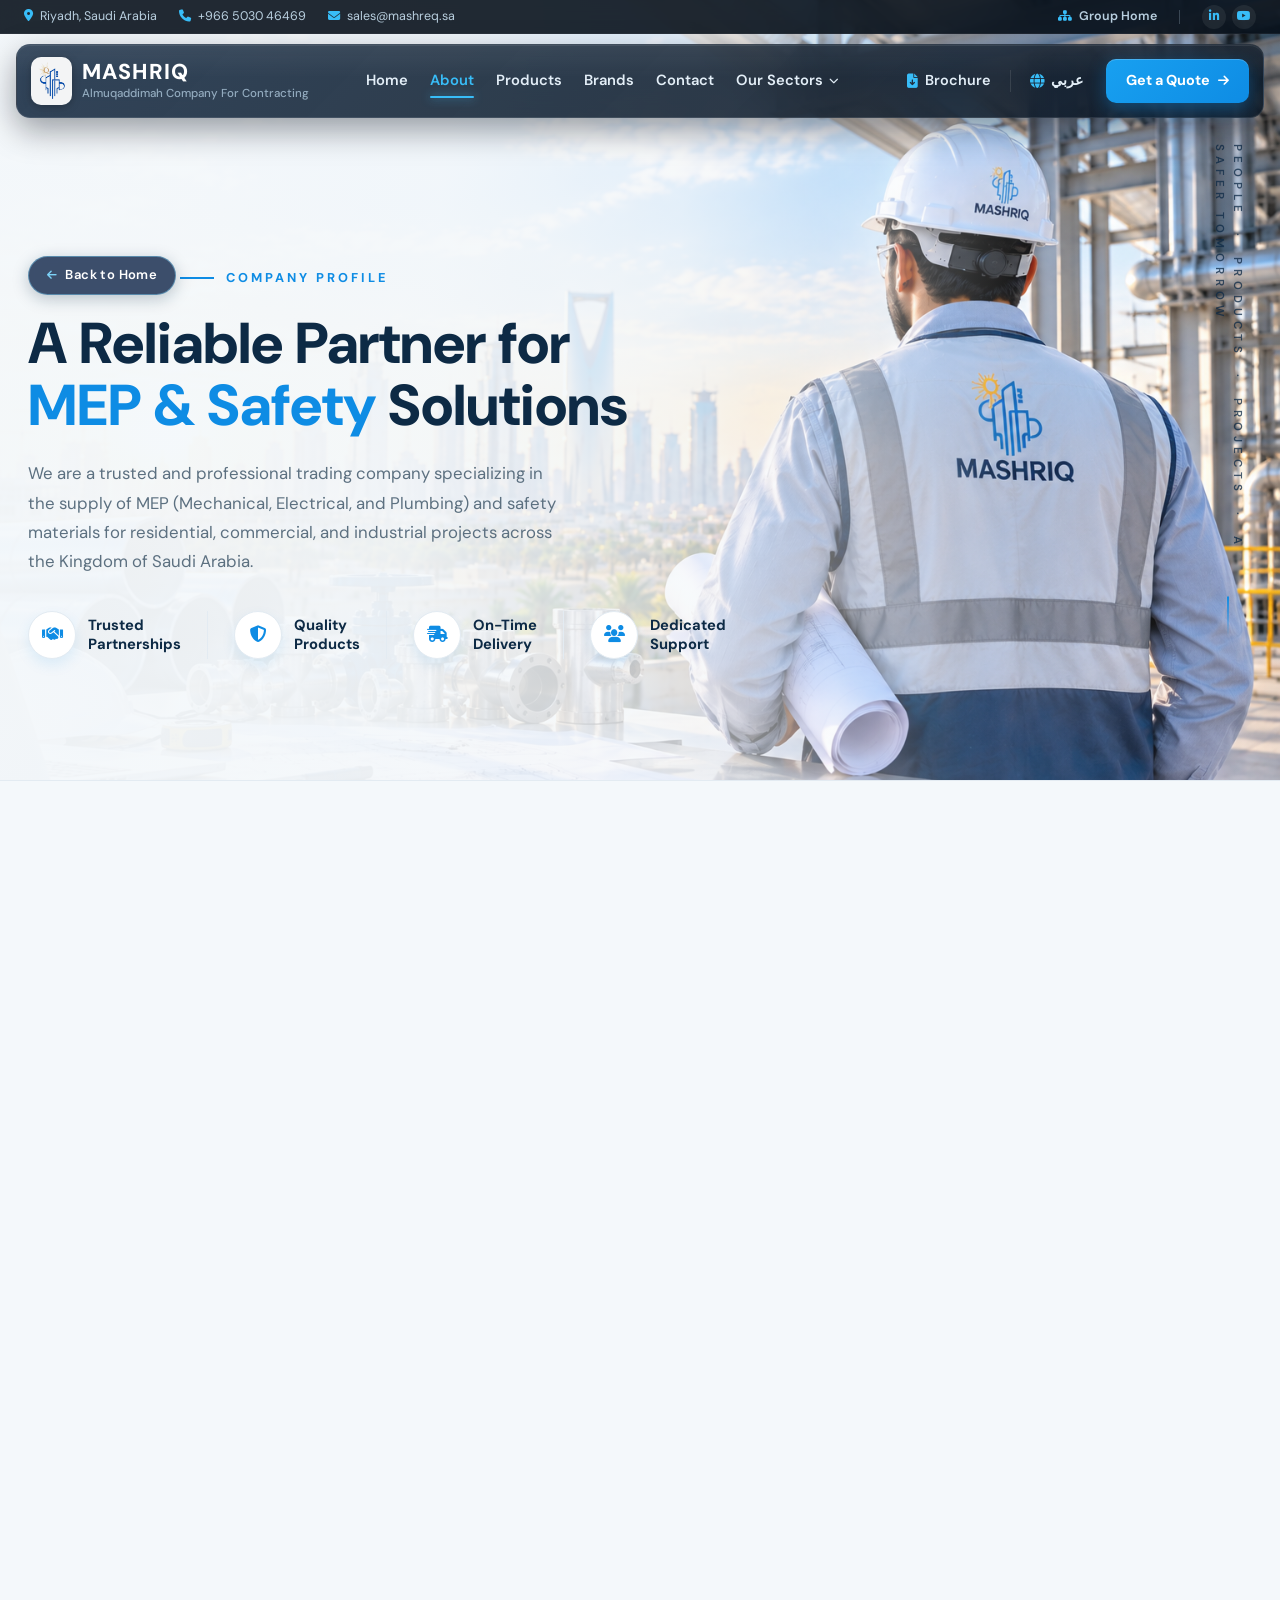
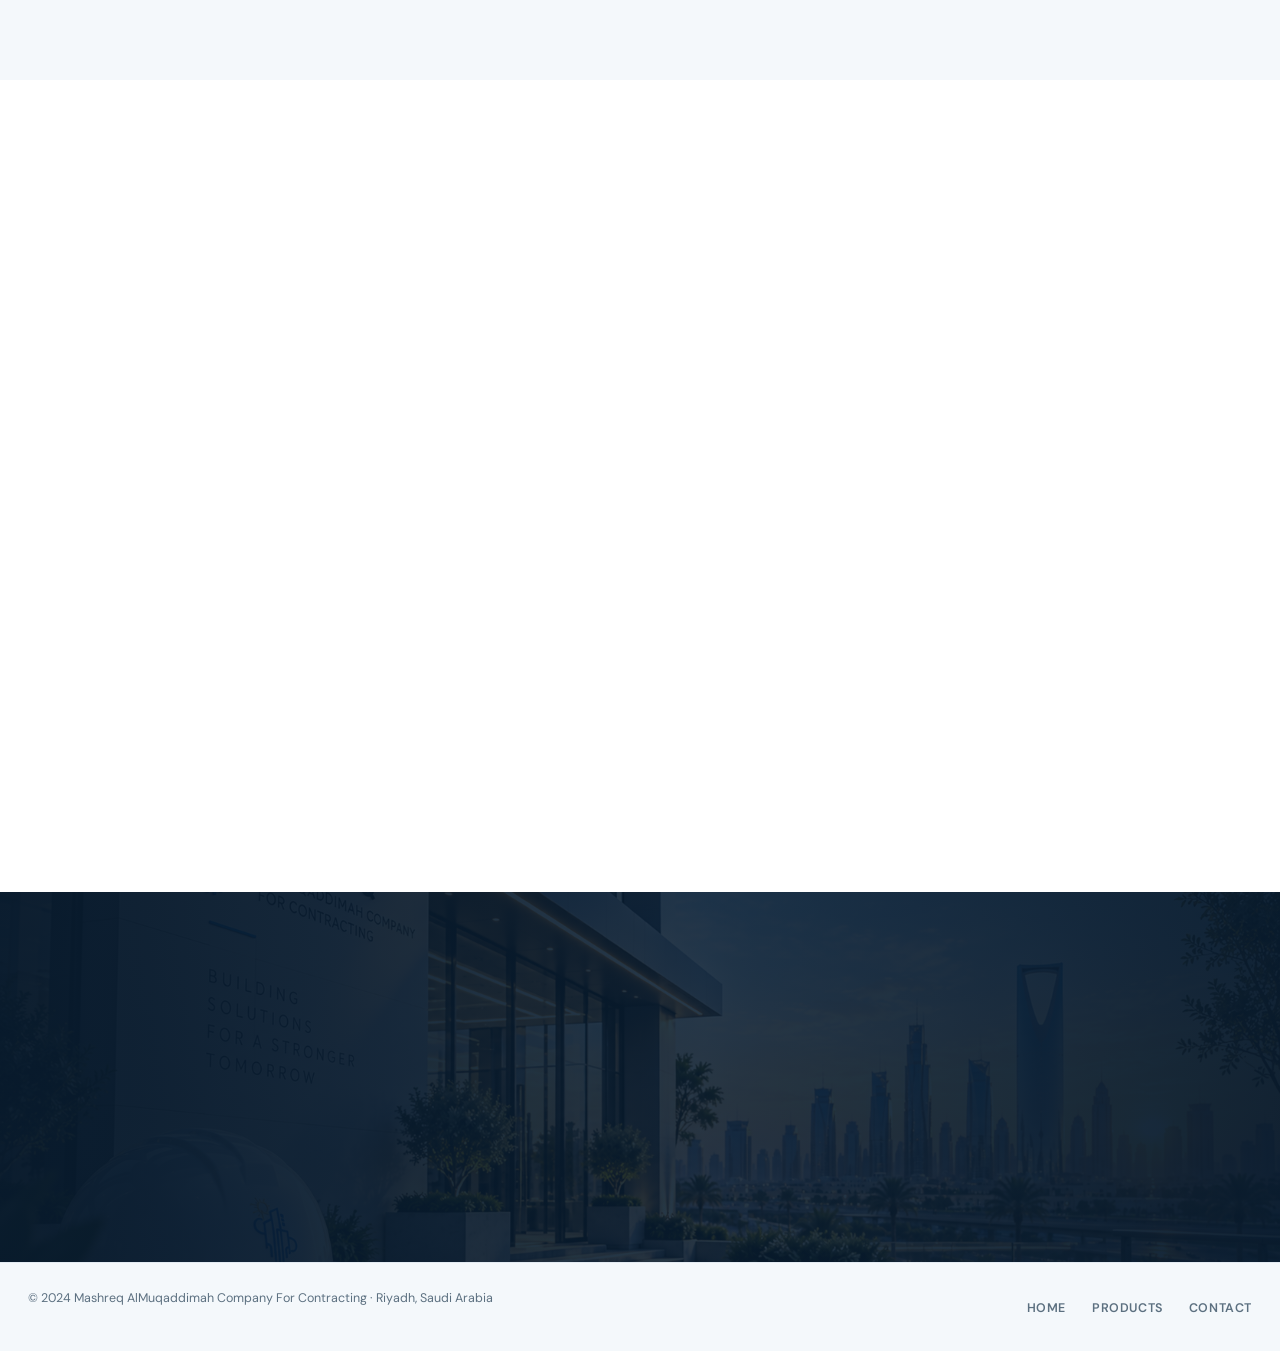
<file: aboutus.html>
<!DOCTYPE html>
<html lang="en" dir="ltr">
<head>
  <meta charset="UTF-8">
  <meta name="viewport" content="width=device-width, initial-scale=1.0">
  <title>About Us · Mashreq MEP & Safety</title>

  <link href="https://cdn.jsdelivr.net/npm/bootstrap@5.3.2/dist/css/bootstrap.min.css" rel="stylesheet">
  <link rel="preconnect" href="https://fonts.googleapis.com">
  <link rel="preconnect" href="https://fonts.gstatic.com" crossorigin>
  <link href="https://fonts.googleapis.com/css2?family=DM+Sans:ital,opsz,wght@0,9..40,300;0,9..40,400;0,9..40,500;0,9..40,600;0,9..40,700;1,9..40,400&family=DM+Serif+Display:ital@0;1&family=IBM+Plex+Mono:wght@400;500;600&display=swap" rel="stylesheet">
  <link rel="stylesheet" href="https://cdnjs.cloudflare.com/ajax/libs/font-awesome/6.5.0/css/all.min.css">
  <link rel="stylesheet" href="styles.css?v=19">
  <style>
    :root {
      --ab-navy: #0d2a45;
      --ab-blue: #0e8ce4;
      --ab-blue-light: #2fb1f0;
      --ab-ice: #f4f8fb;
      --ab-line: #e3ebf2;
      --ab-muted: #5c7080;
    }

    *, *::before, *::after { box-sizing: border-box; margin: 0; padding: 0; }
    html { scroll-behavior: smooth; }

    body {
      font-family: 'DM Sans', sans-serif;
      background: #fff;
      color: var(--ab-navy);
      overflow-x: hidden;
      font-size: 16px;
      line-height: 1.6;
      -webkit-font-smoothing: antialiased;
    }
    a { text-decoration: none; color: inherit; }
    img { max-width: 100%; display: block; }

    /* ── HERO ── */
    .ab-hero {
      position: relative;
      min-height: 780px;
      display: flex;
      align-items: center;
      background: url('./images/about-engineer.png') center 8% / cover no-repeat;
      overflow: hidden;
    }
    .ab-hero::before {
      content: '';
      position: absolute; inset: 0;
      background: linear-gradient(95deg,
        rgba(244, 248, 251, 0.98) 0%,
        rgba(244, 248, 251, 0.95) 34%,
        rgba(244, 248, 251, 0.78) 52%,
        rgba(244, 248, 251, 0.08) 78%);
    }
    .ab-hero-inner {
      position: relative; z-index: 2;
      width: 100%;
      max-width: 1280px;
      margin: 0 auto;
      padding: 215px 28px 80px;
    }
    .ab-eyebrow {
      display: inline-flex; align-items: center; gap: 12px;
      font-size: 0.8rem; font-weight: 700; letter-spacing: 3px;
      color: var(--ab-blue); text-transform: uppercase; margin-bottom: 16px;
    }
    .ab-eyebrow::before { content: ""; width: 34px; height: 2px; background: var(--ab-blue); }
    .ab-hero h1 {
      font-size: clamp(2.4rem, 4.6vw, 3.6rem);
      font-weight: 800; color: var(--ab-navy);
      line-height: 1.08; max-width: 620px; margin-bottom: 22px;
    }
    .ab-hero h1 span { color: var(--ab-blue); }
    .ab-hero-sub {
      color: var(--ab-muted); font-size: 1.05rem; line-height: 1.75;
      max-width: 540px; margin-bottom: 34px;
    }
    .ab-feats { display: flex; align-items: center; gap: 26px; flex-wrap: wrap; }
    .ab-feat { display: flex; align-items: center; gap: 12px; }
    .ab-feat + .ab-feat { border-left: 1px solid var(--ab-line); padding-left: 26px; }
    .ab-feat-icon {
      width: 48px; height: 48px; border-radius: 50%;
      background: #fff; border: 1px solid var(--ab-line);
      color: var(--ab-blue); display: grid; place-items: center;
      font-size: 1.05rem; flex: none;
      box-shadow: 0 6px 14px rgba(14, 140, 228, 0.10);
    }
    .ab-feat b { display: block; font-size: 0.92rem; color: var(--ab-navy); line-height: 1.25; }

    .ab-vertical {
      position: absolute; right: 34px; top: 50%; transform: translateY(-50%);
      z-index: 2; writing-mode: vertical-rl;
      font-size: 0.72rem; font-weight: 600; letter-spacing: 5px;
      text-transform: uppercase; color: rgba(13, 42, 69, 0.75);
      display: flex; align-items: center; gap: 18px;
    }
    .ab-vertical::after {
      content: ''; width: 2px; height: 56px;
      background: linear-gradient(180deg, var(--ab-blue), transparent);
      margin-top: 14px;
    }

    /* ── STORY ── */
    .ab-story { background: var(--ab-ice); padding: 90px 28px; border-top: 1px solid var(--ab-line); }
    .ab-story-inner { max-width: 1280px; margin: 0 auto; display: grid; grid-template-columns: 1fr 1.05fr 1fr; gap: 40px; align-items: stretch; }
    .ab-story h2 {
      font-size: clamp(1.9rem, 3vw, 2.5rem); font-weight: 800;
      color: var(--ab-navy); line-height: 1.15; margin-bottom: 20px;
    }
    .ab-story h2 span { color: var(--ab-blue); display: block; }
    .ab-story-copy p { color: var(--ab-muted); font-size: 0.98rem; line-height: 1.8; margin-bottom: 14px; }
    .ab-checklist { list-style: none; padding: 0; margin: 8px 0 26px; }
    .ab-checklist li {
      display: flex; align-items: flex-start; gap: 10px;
      padding: 7px 0; font-size: 0.9rem; color: #43596b; line-height: 1.5;
    }
    .ab-checklist i { color: var(--ab-blue); font-size: 0.8rem; margin-top: 4px; }
    .ab-btn {
      display: inline-flex; align-items: center; gap: 10px;
      background: linear-gradient(90deg, var(--ab-blue), var(--ab-blue-light));
      color: #fff; font-weight: 600; font-size: 0.95rem;
      padding: 13px 26px; border-radius: 8px;
      box-shadow: 0 10px 24px rgba(14, 140, 228, 0.32);
      transition: transform 0.25s ease, box-shadow 0.25s ease;
    }
    .ab-btn:hover { transform: translateY(-2px); box-shadow: 0 14px 30px rgba(14, 140, 228, 0.42); color: #fff; }

    .ab-story-img { position: relative; border-radius: 16px; overflow: hidden; min-height: 420px; box-shadow: 0 24px 50px rgba(13, 42, 69, 0.16); }
    .ab-story-img img { position: absolute; inset: 0; width: 100%; height: 100%; object-fit: cover; }
    .ab-img-badge {
      position: absolute; left: 0; bottom: 34px;
      background: rgba(10, 34, 56, 0.88); backdrop-filter: blur(6px);
      color: #fff; padding: 22px 26px;
      clip-path: polygon(0 0, 100% 0, 100% calc(100% - 22px), calc(100% - 22px) 100%, 0 100%);
      max-width: 220px;
    }
    .ab-img-badge::before { content: ''; display: block; width: 30px; height: 2px; background: var(--ab-blue-light); margin-bottom: 12px; }
    .ab-img-badge span {
      font-size: 0.78rem; font-weight: 600; letter-spacing: 3px;
      text-transform: uppercase; line-height: 1.9;
    }

    .ab-vm-cards { display: flex; flex-direction: column; gap: 18px; justify-content: center; }
    .ab-vm-card {
      background: #fff; border: 1px solid var(--ab-line); border-radius: 14px;
      padding: 20px 22px; display: flex; gap: 16px; align-items: flex-start;
      transition: transform 0.25s ease, box-shadow 0.25s ease;
    }
    .ab-vm-card:hover { transform: translateY(-4px); box-shadow: 0 18px 36px rgba(13, 42, 69, 0.10); }
    .ab-vm-icon {
      width: 50px; height: 50px; border-radius: 50%; flex: none;
      background: #e3f2fc; color: var(--ab-blue);
      display: grid; place-items: center; font-size: 1.15rem;
    }
    .ab-vm-card h4 { font-size: 1.08rem; font-weight: 700; color: var(--ab-navy); margin-bottom: 6px; }
    .ab-vm-card p { font-size: 0.88rem; color: var(--ab-muted); line-height: 1.65; margin: 0; }

    /* ── VALUES ── */
    .ab-values { background: #fff; padding: 90px 28px; }
    .ab-values-inner { max-width: 1280px; margin: 0 auto; }
    .ab-values-head { max-width: 620px; margin-bottom: 44px; }
    .ab-values-head h2 { font-size: clamp(1.8rem, 2.8vw, 2.4rem); font-weight: 800; color: var(--ab-navy); margin-bottom: 12px; }
    .ab-values-head h2 span { color: var(--ab-blue); }
    .ab-values-head p { color: var(--ab-muted); font-size: 0.98rem; }
    .ab-values-grid { display: grid; grid-template-columns: repeat(3, 1fr); gap: 22px; }
    .ab-value-card {
      background: var(--ab-ice); border: 1px solid var(--ab-line); border-radius: 14px;
      padding: 28px 26px; transition: transform 0.25s ease, box-shadow 0.25s ease, background 0.25s ease;
    }
    .ab-value-card:hover { transform: translateY(-5px); background: #fff; box-shadow: 0 18px 38px rgba(13, 42, 69, 0.10); }
    .ab-value-top { display: flex; align-items: center; justify-content: space-between; margin-bottom: 16px; }
    .ab-value-top i { color: var(--ab-blue); font-size: 1.3rem; }
    .ab-value-top span { font-size: 0.75rem; font-weight: 700; letter-spacing: 2px; color: #9fb3c2; }
    .ab-value-card h4 { font-size: 1.05rem; font-weight: 700; color: var(--ab-navy); text-transform: uppercase; letter-spacing: 0.4px; margin-bottom: 8px; }
    .ab-value-card p { font-size: 0.9rem; color: var(--ab-muted); line-height: 1.7; margin: 0; }

    /* ── IMPACT ── */
    .ab-impact { position: relative; background: #0a2238; overflow: hidden; }
    .ab-impact::before {
      content: ''; position: absolute; inset: 0;
      background: url('./images/hq-skyline.png') center / cover no-repeat;
      opacity: 0.28;
    }
    .ab-impact::after {
      content: ''; position: absolute; inset: 0;
      background: linear-gradient(90deg, rgba(8, 26, 44, 0.92) 0%, rgba(8, 26, 44, 0.55) 55%, rgba(8, 26, 44, 0.85) 100%);
    }
    .ab-impact-inner {
      position: relative; z-index: 2;
      max-width: 1280px; margin: 0 auto; padding: 70px 28px;
      display: flex; align-items: center; gap: 50px; flex-wrap: wrap;
    }
    .ab-impact-copy { flex: 1 1 380px; color: #fff; }
    .ab-impact-copy .ab-eyebrow { color: var(--ab-blue-light); }
    .ab-impact-copy .ab-eyebrow::before { background: var(--ab-blue-light); }
    .ab-impact-copy h2 { font-size: clamp(1.7rem, 2.6vw, 2.2rem); font-weight: 800; line-height: 1.2; margin-bottom: 14px; }
    .ab-impact-copy p { color: rgba(255, 255, 255, 0.72); font-size: 0.95rem; line-height: 1.7; max-width: 420px; }
    .ab-stats { flex: 2 1 560px; display: grid; grid-template-columns: repeat(4, 1fr); gap: 0; }
    .ab-stat { padding: 10px 26px; text-align: left; }
    .ab-stat + .ab-stat { border-left: 1px solid rgba(255, 255, 255, 0.14); }
    .ab-stat i { color: var(--ab-blue-light); font-size: 1.5rem; margin-bottom: 12px; }
    .ab-stat b { display: block; font-size: 1.55rem; font-weight: 800; color: #fff; line-height: 1.1; margin-bottom: 6px; }
    .ab-stat small { display: block; color: rgba(255, 255, 255, 0.65); font-size: 0.82rem; line-height: 1.4; }

    /* ── FOOTER ── */
    .mini-footer {
      background: var(--ab-ice); border-top: 1px solid var(--ab-line);
      padding: 26px 28px; display: flex; align-items: center;
      justify-content: space-between; flex-wrap: wrap; gap: 14px;
    }
    .mini-footer p { font-size: 0.78rem; color: var(--ab-muted); }
    .mini-footer .links a {
      font-size: 0.78rem; font-weight: 600; color: var(--ab-muted);
      margin-left: 22px; text-transform: uppercase; letter-spacing: 0.6px;
      transition: color 0.2s;
    }
    .mini-footer .links a:hover { color: var(--ab-blue); }

    /* ── ANIMATIONS ── */
    .fade-up { opacity: 0; transform: translateY(22px); transition: opacity 0.6s ease, transform 0.6s ease; }
    .fade-up.visible { opacity: 1; transform: translateY(0); }
    .fade-up:nth-child(2) { transition-delay: 0.08s; }
    .fade-up:nth-child(3) { transition-delay: 0.16s; }
    .fade-up:nth-child(4) { transition-delay: 0.24s; }

    /* ── RESPONSIVE ── */
    @media (max-width: 1120px) {
      .ab-story-inner { grid-template-columns: 1fr 1fr; }
      .ab-vm-cards { grid-column: 1 / -1; display: grid; grid-template-columns: repeat(3, 1fr); }
    }
    @media (max-width: 900px) {
      .ab-hero-inner { padding-top: 195px; }
      .ab-vertical { display: none; }
      .ab-story-inner { grid-template-columns: 1fr; }
      .ab-story-img { min-height: 320px; }
      .ab-vm-cards { grid-template-columns: 1fr; }
      .ab-values-grid { grid-template-columns: 1fr 1fr; }
      .ab-stats { grid-template-columns: 1fr 1fr; gap: 26px 0; }
      .ab-stat:nth-child(3) { border-left: 0; }
    }
    @media (max-width: 560px) {
      .ab-feat + .ab-feat { border-left: 0; padding-left: 0; }
      .ab-values-grid { grid-template-columns: 1fr; }
      .ab-stats { grid-template-columns: 1fr; }
      .ab-stat + .ab-stat { border-left: 0; border-top: 1px solid rgba(255,255,255,0.14); padding-top: 22px; }
      .ab-impact-inner { padding: 54px 24px; }
      .ab-story, .ab-values { padding: 60px 24px; }
    }
  </style>
  <!-- ============== NAV2 (same as index) ============== -->
<style>
  /* page rules (navbar styles now live in styles.css) */


    /* Push page content below fixed nav */
    body { padding-top: 0 !important; }

    #navbar.navbar-custom { display: none !important; }

    /* ---- Back to Home pill (top of hero) ---- */
  .back-home {
    display: inline-flex; align-items: center; gap: 8px;
    padding: 8px 18px; margin-bottom: 18px;
    background: rgba(255, 255, 255, 0.14);
    border: 1px solid rgba(255, 255, 255, 0.35);
    border-radius: 999px;
    color: #fff; font-size: 13px; font-weight: 600; letter-spacing: 0.4px;
    text-decoration: none;
    backdrop-filter: blur(6px); -webkit-backdrop-filter: blur(6px);
    transition: background .18s ease, transform .18s ease, color .18s ease;
  }

  .back-home i { font-size: 11px; transition: transform .18s ease; }

  .back-home:hover { background: #fff; color: #14294c; transform: translateX(-2px); }

  .back-home:hover i { transform: translateX(-2px); }

  /* ---- Back to Home pill on light heroes: dark bluish tint ---- */
  .back-home.on-light {
    background: rgba(20, 41, 76, 0.82);
    border: 1px solid rgba(125, 211, 248, 0.45);
    color: #ffffff;
    box-shadow: 0 4px 16px rgba(13, 42, 69, 0.25);
    backdrop-filter: blur(6px); -webkit-backdrop-filter: blur(6px);
  }

  .back-home.on-light i { color: #7dd3f8; }

  .back-home.on-light:hover { background: #0e8ce4; border-color: #0e8ce4; color: #fff; }

  .back-home.on-light:hover i { color: #fff; }
  </style>
  
  <link href="https://fonts.googleapis.com/css2?family=Tajawal:wght@400;500;700;800&display=swap" rel="stylesheet">
  <style>
    html[lang="ar"] body, html[lang="ar"] h1, html[lang="ar"] h2, html[lang="ar"] h3, html[lang="ar"] h4, html[lang="ar"] h5, html[lang="ar"] h6,
    html[lang="ar"] p, html[lang="ar"] span, html[lang="ar"] b, html[lang="ar"] small, html[lang="ar"] li, html[lang="ar"] a, html[lang="ar"] button { font-family: 'Tajawal', 'DM Sans', sans-serif !important; }
    html[lang="ar"] h1 { line-height: 1.35; }
    html[lang="ar"] h2 { line-height: 1.4; }
    html[lang="ar"] * { letter-spacing: 0 !important; }
    html[lang="ar"] a[href^="tel"], html[lang="ar"] a[href^="mailto"], html[lang="ar"] .ab-vertical { direction: ltr; unicode-bidi: embed; }
    html[lang="ar"] .ab-checklist li i { margin-left: 10px; margin-right: 0; }
    html[dir="rtl"] .fa-arrow-right { transform: scaleX(-1); }
  </style>
</head>
<body>

  
<div class="nav2-wrap" id="nav2">
    <div class="nav2-utility">
      <div class="nav2-utility-inner">
        <ul class="nav2-u-list">
          <li><span><i class="fa-solid fa-location-dot"></i><span data-i18n="tb_location">Riyadh, Saudi Arabia</span></span></li>
          <li><a href="tel:+966503046469"><i class="fa-solid fa-phone"></i><bdi>+966 5030 46469</bdi></a></li>
          <li><a href="mailto:sales@mashreq.sa"><i class="fa-solid fa-envelope"></i>sales@mashreq.sa</a></li>
        </ul>
        <ul class="nav2-u-list">
          <li><a class="nav2-u-group" href="./index.html"><i class="fa-solid fa-sitemap"></i><span data-i18n="tb_group">Group Home</span></a></li>
          <li class="nav2-u-divider" aria-hidden="true"></li>
          <li class="nav2-u-soc">
            <a href="#" aria-label="LinkedIn"><i class="fa-brands fa-linkedin-in"></i></a>
            <a href="#" aria-label="YouTube"><i class="fa-brands fa-youtube"></i></a>
          </li>
        </ul>
      </div>
    </div>

    <nav class="nav2-main" aria-label="Main navigation">
      <div class="nav2-main-inner">
        <a href="./index.html" class="nav2-brand" title="Mashriq Group home">
          <img src="./images/logo.png" alt="Mashriq Almuqaddimah logo">
          <span class="nav2-brand-text">
            <span class="nav2-brand-name" data-i18n="brand_name">MASHRIQ</span>
            <span class="nav2-brand-sub" data-i18n="brand_sub">Almuqaddimah Company For Contracting</span>
          </span>
        </a>

        <ul class="nav2-links">
          <li><a class="nav2-link" href="./mep-home.html" data-i18n="nav_home">Home</a></li>
          <li><a class="nav2-link active" href="./aboutus.html" data-i18n="nav_about">About</a></li>
          <li><a class="nav2-link" href="./products.html" data-i18n="nav_products">Products</a></li>
          <li><a class="nav2-link" href="./brands.html" data-i18n="nav_brands">Brands</a></li>
          <li><a class="nav2-link" href="./contact.html" data-i18n="nav_contact">Contact</a></li>
          <li class="nav2-dd">
            <a class="nav2-link" href="#" aria-haspopup="true"><span data-i18n="nav_sectors">Our Sectors</span><i class="fa-solid fa-chevron-down nav2-caret" aria-hidden="true"></i></a>
            <div class="nav2-dd-menu">
              <a href="./sectors.html" data-i18n="x_all_sectors">All Sectors</a>
              <a href="./mep-home.html" data-i18n="sect_link1">Trading &amp; Contracting</a>
              <a href="./sector-rentals.html" data-i18n="sect_link2">Mashreq Rentals</a>
              <a href="./sector-om.html" data-i18n="sect_link3">Mashreq Operation &amp; Maintenance</a>
              <a href="./sector-fm.html" data-i18n="sect_link4">Mashreq Facility Management</a>
            </div>
          </li>
        </ul>

        <div class="nav2-right">
          <a class="nav2-text-btn" href="files/a4%20brochure%20final.pdf" download title="Download company brochure"><i class="fa-solid fa-file-arrow-down"></i><span class="lbl" data-i18n="x_brochure">Brochure</span></a>
          <span class="nav2-sep" aria-hidden="true"></span>
          <button class="nav2-text-btn nav2-lang" id="langToggle" type="button" title="Switch language"><i class="fa-solid fa-globe"></i> عربي</button>
          <a class="nav2-quote" href="./get-quote.html"><span data-i18n="nav_quote">Get a Quote</span><i class="fa-solid fa-arrow-right" aria-hidden="true"></i></a>
        </div>
      </div>
    </nav>
  </div>

<!-- ============== NAVBAR ============== -->


  
<nav class="mob-nav" id="mobNav">
  <div class="mob-nav-bar">

    <!-- Brand -->
    <a href="./index.html" class="mob-brand" title="Mashriq Group home">
      <img src="./images/logo.png" alt="Mashriq Logo" class="mob-logo">
      <div class="mob-brand-info">
        <span data-i18n="brand_name" class="mob-brand-name">MASHRIQ</span>
        <span class="mob-brand-tagline" data-i18n="brand_tagline">Almuqaddimah Company For Contracting</span>
        <span class="mob-brand-sub">+966 503046469 | sales@mashreq.sa</span>
      </div>
    </a>

    <!-- Hamburger -->
    <button class="mob-burger" id="mobBurger" aria-label="Open menu">
      <span></span>
      <span></span>
      <span></span>
    </button>

  </div>

  <!-- Full overlay menu -->
  <div class="mob-overlay" id="mobOverlay">
    <div class="mob-overlay-inner">

      <!-- Top row in overlay -->
      <div class="mob-overlay-top">
        <a href="./index.html" class="mob-brand" title="Mashriq Group home">
          <img src="./images/logo.png" alt="Mashriq Logo" class="mob-logo">
          <div class="mob-brand-info">
            <span data-i18n="brand_name" class="mob-brand-name">MASHRIQ</span>
            <span class="mob-brand-tagline" data-i18n="brand_tagline">Almuqaddimah Company For Contracting</span>
            <span class="mob-brand-sub">+966 503046469 | sales@mashreq.sa</span>
          </div>
        </a>
        <button class="mob-close" id="mobClose" aria-label="Close menu"><i class="fa-solid fa-xmark"></i></button>
      </div>

      <!-- Links -->
      <ul class="mob-menu-links">
        <li><a href="./mep-home.html" class="mob-menu-link active"><i class="fa-solid fa-house"></i><span data-i18n="nav_home">Home</span></a></li>
        <li><a href="./aboutus.html" class="mob-menu-link"><i class="fa-solid fa-building"></i><span data-i18n="nav_about">About Us</span></a></li>
        <li>
          <button class="mob-menu-link mob-acc-btn" id="mobAccBtn" aria-expanded="false" aria-controls="mobAccBody">
            <i class="fa-solid fa-table-cells-large"></i>
            <span data-i18n="nav_sectors">Our Sectors</span>
            <i class="fa-solid fa-chevron-down mob-chev"></i>
          </button>
          <div class="mob-acc-body" id="mobAccBody">
            <a href="./sectors.html" class="mob-sub-link" data-i18n="x_all_sectors">All Sectors</a>
            <a href="./mep-home.html" class="mob-sub-link" data-i18n="sect_link1">Trading &amp; Contracting</a>
            <a href="./sector-rentals.html" class="mob-sub-link" data-i18n="sect_link2">Mashreq Rentals</a>
            <a href="./sector-om.html" class="mob-sub-link" data-i18n="sect_link3">Mashreq Operation &amp; Maintenance</a>
            <a href="./sector-fm.html" class="mob-sub-link" data-i18n="sect_link4">Mashreq Facility Management</a>
          </div>
        </li>
        <li><a href="./products.html" class="mob-menu-link"><i class="fa-solid fa-box-open"></i><span data-i18n="nav_products">Our Products</span></a></li>
        <li><a href="./brands.html" class="mob-menu-link"><i class="fa-solid fa-file-lines"></i><span data-i18n="nav_brands">Brands</span></a></li>
        <li><a href="./contact.html" class="mob-menu-link"><i class="fa-solid fa-envelope"></i><span data-i18n="nav_contact">Contact Us</span></a></li>
      </ul>

      <!-- Contact block -->
      <div class="mob-contact">
        <a href="tel:+966503046469"><i class="fa-solid fa-phone"></i>+966 50 304 6469</a>
        <a href="mailto:sales@mashreq.sa"><i class="fa-solid fa-envelope"></i>sales@mashreq.sa</a>
        <span class="mob-c-item"><i class="fa-solid fa-location-dot"></i><span data-i18n="tb_location">Riyadh, Saudi Arabia</span></span>
      </div>

      <!-- Socials -->
      <div class="mob-socials">
        <a href="#" aria-label="LinkedIn"><i class="fa-brands fa-linkedin-in"></i></a>
        <a href="#" aria-label="Instagram"><i class="fa-brands fa-instagram"></i></a>
        <a href="#" aria-label="YouTube"><i class="fa-brands fa-youtube"></i></a>
      </div>

      <!-- Bottom actions -->
      <div class="mob-overlay-footer">
        <a href="./get-quote.html" class="mob-cta-btn"><span data-i18n="nav_quote">Get a Quote</span> <i class="fa-solid fa-arrow-right"></i></a>
        <button class="mob-lang-btn" id="langToggleMob" data-i18n="nav_lang">عربي</button>
      </div>

      <div class="mob-tagline-bottom" data-i18n="tagline_people">People · Projects · Progress</div>

    </div>
  </div>
</nav>
 
  
  <!-- ============== NAVBAR ============== -->
  

  
  <!-- ============== HERO ============== -->
  <section class="ab-hero">
    <div class="ab-hero-inner">
    <a href="./mep-home.html" class="back-home on-light"><i class="fa-solid fa-arrow-left"></i><span data-i18n="back_home">Back to Home</span></a>
    <div class="ab-eyebrow" data-i18n="ab_eyebrow">Company Profile</div>
      <h1 data-i18n="ab_h1">A Reliable Partner for<br><span>MEP &amp; Safety</span> Solutions</h1>
      <p class="ab-hero-sub" data-i18n="ab_hero_sub">
        We are a trusted and professional trading company specializing in the supply of MEP (Mechanical, Electrical, and Plumbing) and safety materials for residential, commercial, and industrial projects across the Kingdom of Saudi Arabia.
      </p>
      <div class="ab-feats">
        <div class="ab-feat">
          <span class="ab-feat-icon"><i class="fa-solid fa-handshake"></i></span>
          <b data-i18n="ab_feat1">Trusted<br>Partnerships</b>
        </div>
        <div class="ab-feat">
          <span class="ab-feat-icon"><i class="fa-solid fa-shield-halved"></i></span>
          <b data-i18n="ab_feat2">Quality<br>Products</b>
        </div>
        <div class="ab-feat">
          <span class="ab-feat-icon"><i class="fa-solid fa-truck-fast"></i></span>
          <b data-i18n="ab_feat3">On-Time<br>Delivery</b>
        </div>
        <div class="ab-feat">
          <span class="ab-feat-icon"><i class="fa-solid fa-users"></i></span>
          <b data-i18n="ab_feat4">Dedicated<br>Support</b>
        </div>
      </div>
    </div>
    <div class="ab-vertical" data-i18n="ab_vertical">People&nbsp;&nbsp;·&nbsp;&nbsp;Products&nbsp;&nbsp;·&nbsp;&nbsp;Projects&nbsp;&nbsp;·&nbsp;&nbsp;A Safer Tomorrow</div>
  </section>

  <!-- ============== WHO WE ARE / STORY ============== -->
  <section class="ab-story">
    <div class="ab-story-inner">

      <div class="ab-story-copy fade-up">
        <div class="ab-eyebrow" data-i18n="ab_who">Who We Are</div>
        <h2 data-i18n="ab_story_h2">Built on Trust.<span>Driven by Responsibility.</span></h2>
        <p data-i18n="ab_story_p1">
          Our mission is clear: deliver high-quality products that meet international standards while ensuring reliability, efficiency, and safety in every project we serve.
        </p>
        <p data-i18n="ab_story_p2">
          By partnering with reputable global manufacturers and suppliers, we guarantee consistent quality, competitive pricing, and timely delivery.
        </p>
        <ul class="ab-checklist">
          <li><i class="fa-solid fa-check"></i><span data-i18n="ab_check1">Specialized in MEP, Fire-Fighting &amp; Safety Materials</span></li>
          <li><i class="fa-solid fa-check"></i><span data-i18n="ab_check2">Serving residential, commercial &amp; industrial projects</span></li>
          <li><i class="fa-solid fa-check"></i><span data-i18n="ab_check3">Partnerships with internationally recognized manufacturers</span></li>
          <li><i class="fa-solid fa-check"></i><span data-i18n="ab_check4">Competitive pricing with timely, reliable delivery</span></li>
          <li><i class="fa-solid fa-check"></i><span data-i18n="ab_check5">Products conforming to international quality standards</span></li>
        </ul>
        <a href="./products.html" class="ab-btn"><span data-i18n="ab_learn_more">Learn More About Us</span> <i class="fa-solid fa-arrow-right"></i></a>
      </div>

      <div class="ab-story-img fade-up">
        <img src="./images/mep.jpeg" alt="MEP materials" onerror="this.src='https://images.unsplash.com/photo-1558618666-fcd25c85cd64?w=600&q=80'">
        <div class="ab-img-badge">
          <span data-i18n="ab_img_badge">Supporting<br>a Stronger<br>Saudi Arabia</span>
        </div>
      </div>

      <div class="ab-vm-cards fade-up">
        <div class="ab-vm-card">
          <span class="ab-vm-icon"><i class="fa-solid fa-binoculars"></i></span>
          <div>
            <h4 data-i18n="ab_vision_t">Our Vision</h4>
            <p data-i18n="ab_vision_p">To be the leading and most trusted supplier of MEP and safety materials in Saudi Arabia — recognized for quality, innovation, and customer satisfaction.</p>
          </div>
        </div>
        <div class="ab-vm-card">
          <span class="ab-vm-icon"><i class="fa-solid fa-bullseye"></i></span>
          <div>
            <h4 data-i18n="ab_mission_t">Our Mission</h4>
            <p data-i18n="ab_mission_p">To supply high-quality MEP and safety products that meet international standards and enable safer, more efficient construction.</p>
          </div>
        </div>
        <div class="ab-vm-card">
          <span class="ab-vm-icon"><i class="fa-solid fa-gem"></i></span>
          <div>
            <h4 data-i18n="ab_values_t">Our Values</h4>
            <p data-i18n="ab_values_p">Quality assurance, reliability, efficiency, sustainability, safety first, and global standards — the principles that define how we operate.</p>
          </div>
        </div>
      </div>

    </div>
  </section>

  <!-- ============== CORE VALUES ============== -->
  <section class="ab-values">
    <div class="ab-values-inner">
      <div class="ab-values-head fade-up">
        <div class="ab-eyebrow" data-i18n="ab_cv_eyebrow">Core Values</div>
        <h2 data-i18n="ab_cv_h2">What <span>Drives</span> Us</h2>
        <p data-i18n="ab_cv_sub">The principles that define how we operate and deliver value to every client and project we serve.</p>
      </div>

      <div class="ab-values-grid">
        <div class="ab-value-card fade-up">
          <div class="ab-value-top"><i class="fa-solid fa-award"></i><span>01 / 06</span></div>
          <h4 data-i18n="ab_val1_t">Quality Assurance</h4>
          <p data-i18n="ab_val1_p">Every product we supply meets rigorous international quality standards. We never compromise on the safety and integrity of materials delivered to our clients.</p>
        </div>
        <div class="ab-value-card fade-up">
          <div class="ab-value-top"><i class="fa-solid fa-handshake-angle"></i><span>02 / 06</span></div>
          <h4 data-i18n="ab_val2_t">Reliability</h4>
          <p data-i18n="ab_val2_p">Our clients depend on us for consistent, timely delivery. We build lasting relationships grounded in trust, transparency, and commitment to deadlines.</p>
        </div>
        <div class="ab-value-card fade-up">
          <div class="ab-value-top"><i class="fa-solid fa-bolt"></i><span>03 / 06</span></div>
          <h4 data-i18n="ab_val3_t">Efficiency</h4>
          <p data-i18n="ab_val3_p">Streamlined supply chains and responsive logistics ensure project materials arrive on time, minimizing downtime and cost overruns.</p>
        </div>
        <div class="ab-value-card fade-up">
          <div class="ab-value-top"><i class="fa-solid fa-leaf"></i><span>04 / 06</span></div>
          <h4 data-i18n="ab_val4_t">Sustainability</h4>
          <p data-i18n="ab_val4_p">We champion responsible procurement by sourcing products that support energy efficiency and sustainable construction practices.</p>
        </div>
        <div class="ab-value-card fade-up">
          <div class="ab-value-top"><i class="fa-solid fa-helmet-safety"></i><span>05 / 06</span></div>
          <h4 data-i18n="ab_val5_t">Safety First</h4>
          <p data-i18n="ab_val5_p">From fire-fighting systems to PPE, every safety product we offer is selected to provide maximum protection for workers and building occupants.</p>
        </div>
        <div class="ab-value-card fade-up">
          <div class="ab-value-top"><i class="fa-solid fa-earth-globe"></i><span>06 / 06</span></div>
          <h4 data-i18n="ab_val6_t">Global Standards</h4>
          <p data-i18n="ab_val6_p">We partner with internationally certified manufacturers to deliver products compliant with Saudi and global regulatory standards.</p>
        </div>
      </div>
    </div>
  </section>

  <!-- ============== OUR IMPACT ============== -->
  <section class="ab-impact">
    <div class="ab-impact-inner">
      <div class="ab-impact-copy fade-up">
        <div class="ab-eyebrow" data-i18n="ab_imp_eyebrow">Our Impact</div>
        <h2 data-i18n="ab_imp_h2">Contributing to<br>a Safer, Stronger Tomorrow</h2>
        <p data-i18n="ab_imp_p">Through reliable products and trusted partnerships, we support the people and projects that shape Saudi Arabia's future.</p>
      </div>
      <div class="ab-stats fade-up">
        <div class="ab-stat">
          <i class="fa-solid fa-building"></i>
          <b>100+</b>
          <small data-i18n="ab_stat1">Projects Supported</small>
        </div>
        <div class="ab-stat">
          <i class="fa-solid fa-users"></i>
          <b>50+</b>
          <small data-i18n="ab_stat2">Global Brands</small>
        </div>
        <div class="ab-stat">
          <i class="fa-solid fa-truck-fast"></i>
          <b data-i18n="x_ab_ontime" dir="ltr">On-Time</b>
          <small data-i18n="ab_stat3">Delivery</small>
        </div>
        <div class="ab-stat">
          <i class="fa-solid fa-shield-halved"></i>
          <b>موثوقون</b>
          <small data-i18n="ab_stat4">Across Sectors</small>
        </div>
      </div>
    </div>
  </section>

  <!-- FOOTER -->
  <footer class="mini-footer">
    <p data-i18n="x_ft_copy_short" dir="ltr">© 2024 Mashreq AlMuqaddimah Company For Contracting · Riyadh, Saudi Arabia</p>
    <div class="links">
      <a href="mep-home.html" data-i18n="ab_ft_home">Home</a>
      <a href="products.html" data-i18n="ab_ft_products">Products</a>
      <a href="contact.html" data-i18n="ab_ft_contact">Contact</a>
    </div>
  </footer>

  <script src="https://cdn.jsdelivr.net/npm/bootstrap@5.3.2/dist/js/bootstrap.bundle.min.js"></script>
  <script src="./nav.js?v=1"></script>
<script src="translations.js?v=11"></script>
  <script>
    const obs = new IntersectionObserver(
      entries => entries.forEach(e => e.target.classList.toggle('visible', e.isIntersecting)),
      { threshold: 0.08 }
    );
    document.querySelectorAll('.fade-up').forEach(el => obs.observe(el));

    window.addEventListener('scroll', () => {
      const nb = document.getElementById('navbar');
        if (nb) nb.classList.toggle('scrolled', window.scrollY > 60);
    });
  </script>
<script>
    // Mobile nav (redesigned)
    const mobBurger  = document.getElementById('mobBurger');
    const mobClose   = document.getElementById('mobClose');
    const mobOverlay = document.getElementById('mobOverlay');
    const mobAccBtn  = document.getElementById('mobAccBtn');
    const mobAccBody = document.getElementById('mobAccBody');
    const langToggleMob = document.getElementById('langToggleMob');

    function openMobMenu() {
      mobOverlay.classList.add('is-open');
      document.body.style.overflow = 'hidden';
    }
    function closeMobMenu() {
      mobOverlay.classList.remove('is-open');
      document.body.style.overflow = '';
    }

    if (mobBurger) mobBurger.addEventListener('click', openMobMenu);
    if (mobClose)  mobClose.addEventListener('click', closeMobMenu);

    if (mobOverlay) {
      mobOverlay.querySelectorAll('.mob-menu-links a').forEach(link => {
        link.addEventListener('click', closeMobMenu);
      });
    }

    // Accordion
    if (mobAccBtn && mobAccBody) {
      mobAccBtn.addEventListener('click', (e) => {
        e.stopPropagation();
        const open = mobAccBody.classList.toggle('open');
        mobAccBtn.setAttribute('aria-expanded', open);
      });
    }

    // Lang toggle
    if (langToggleMob) {
      langToggleMob.addEventListener('click', () => {
        if (typeof toggleLanguage === 'function') toggleLanguage();
      });
    }
</script>
</body>
</html>
</file>
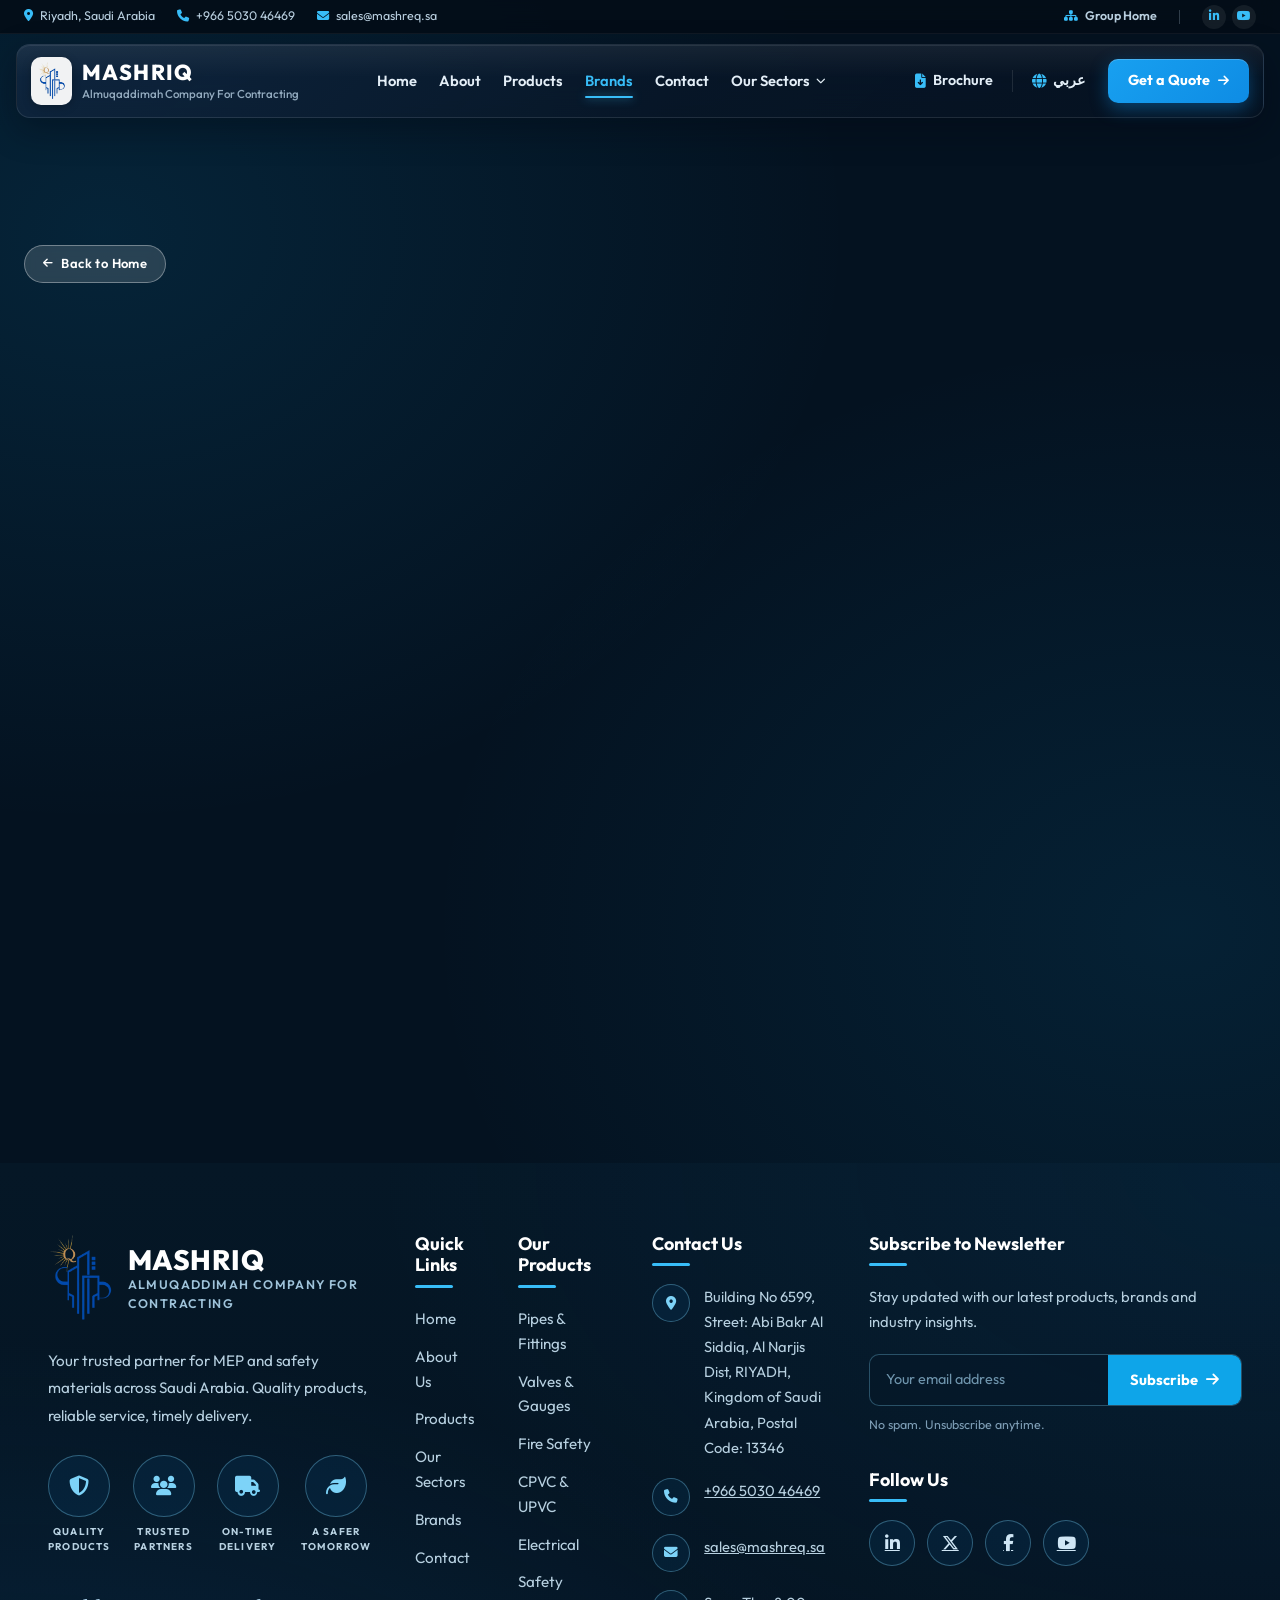
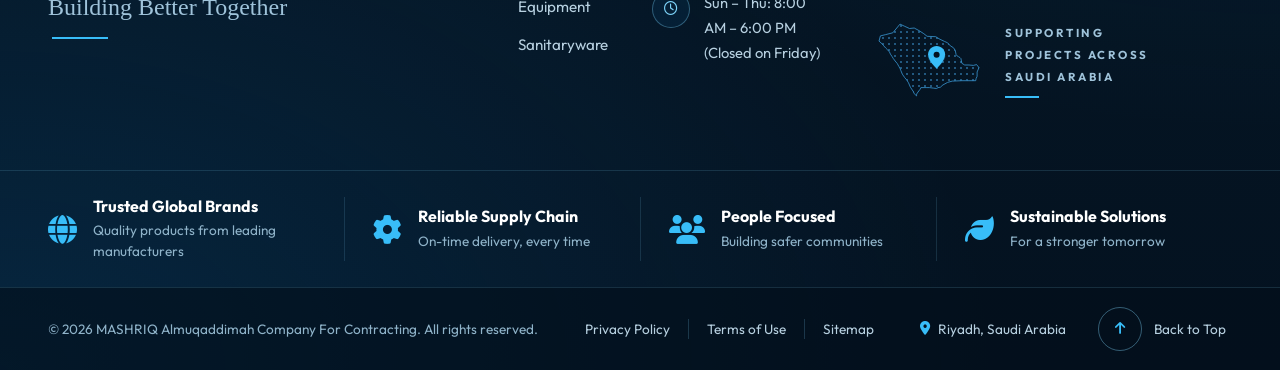
<file: brands.html>
<!DOCTYPE html>
<html lang="en" dir="ltr">
<head>
  <meta charset="UTF-8">
  <meta name="viewport" content="width=device-width, initial-scale=1.0">
  <title>Brands · Mashreq</title>

  <!-- Bootstrap 5 -->
  <link href="https://cdn.jsdelivr.net/npm/bootstrap@5.3.2/dist/css/bootstrap.min.css" rel="stylesheet">

  <link rel="preconnect" href="https://fonts.googleapis.com">
<link rel="preconnect" href="https://fonts.gstatic.com" crossorigin>
<link href="https://fonts.googleapis.com/css2?family=Bellefair&family=Cormorant+SC:wght@300;400;500;600;700&family=Ubuntu:ital,wght@0,300;0,400;0,500;0,700;1,300;1,400;1,500;1,700&display=swap" rel="stylesheet">
  <!-- Font Awesome -->
  <link rel="stylesheet" href="https://cdnjs.cloudflare.com/ajax/libs/font-awesome/6.5.0/css/all.min.css">
  <!-- Site Styles -->
  <link rel="stylesheet" href="styles.css?v=19">  <style>
</style>
</head>
<body>


  
  <!-- ============== TOP UTILITY BAR ============== -->
  <style>
  /* page rules (navbar styles now live in styles.css) */


    /* Push page content below fixed nav */
    body { padding-top: 0 !important; }

    #navbar.navbar-custom { display: none !important; }
  </style>
  
  <div class="nav2-wrap" id="nav2">
    <div class="nav2-utility">
      <div class="nav2-utility-inner">
        <ul class="nav2-u-list">
          <li><span><i class="fa-solid fa-location-dot"></i><span data-i18n="tb_location">Riyadh, Saudi Arabia</span></span></li>
          <li><a href="tel:+966503046469"><i class="fa-solid fa-phone"></i><bdi>+966 5030 46469</bdi></a></li>
          <li><a href="mailto:sales@mashreq.sa"><i class="fa-solid fa-envelope"></i>sales@mashreq.sa</a></li>
        </ul>
        <ul class="nav2-u-list">
          <li><a class="nav2-u-group" href="./index.html"><i class="fa-solid fa-sitemap"></i><span data-i18n="tb_group">Group Home</span></a></li>
          <li class="nav2-u-divider" aria-hidden="true"></li>
          <li class="nav2-u-soc">
            <a href="#" aria-label="LinkedIn"><i class="fa-brands fa-linkedin-in"></i></a>
            <a href="#" aria-label="YouTube"><i class="fa-brands fa-youtube"></i></a>
          </li>
        </ul>
      </div>
    </div>

    <nav class="nav2-main" aria-label="Main navigation">
      <div class="nav2-main-inner">
        <a href="./index.html" class="nav2-brand" title="Mashriq Group home">
          <img src="./images/logo.png" alt="Mashriq Almuqaddimah logo">
          <span class="nav2-brand-text">
            <span class="nav2-brand-name" data-i18n="brand_name">MASHRIQ</span>
            <span class="nav2-brand-sub" data-i18n="brand_sub">Almuqaddimah Company For Contracting</span>
          </span>
        </a>

        <ul class="nav2-links">
          <li><a class="nav2-link" href="./mep-home.html" data-i18n="nav_home">Home</a></li>
          <li><a class="nav2-link" href="./aboutus.html" data-i18n="nav_about">About</a></li>
          <li><a class="nav2-link" href="./products.html" data-i18n="nav_products">Products</a></li>
          <li><a class="nav2-link active" href="./brands.html" data-i18n="nav_brands">Brands</a></li>
          <li><a class="nav2-link" href="./contact.html" data-i18n="nav_contact">Contact</a></li>
          <li class="nav2-dd">
            <a class="nav2-link" href="#" aria-haspopup="true"><span data-i18n="nav_sectors">Our Sectors</span><i class="fa-solid fa-chevron-down nav2-caret" aria-hidden="true"></i></a>
            <div class="nav2-dd-menu">
              <a href="./sectors.html" data-i18n="x_all_sectors">All Sectors</a>
              <a href="./mep-home.html" data-i18n="sect_link1">Trading &amp; Contracting</a>
              <a href="./sector-rentals.html" data-i18n="sect_link2">Mashreq Rentals</a>
              <a href="./sector-om.html" data-i18n="sect_link3">Mashreq Operation &amp; Maintenance</a>
              <a href="./sector-fm.html" data-i18n="sect_link4">Mashreq Facility Management</a>
            </div>
          </li>
        </ul>

        <div class="nav2-right">
          <a class="nav2-text-btn" href="files/a4%20brochure%20final.pdf" download title="Download company brochure"><i class="fa-solid fa-file-arrow-down"></i><span class="lbl" data-i18n="x_brochure">Brochure</span></a>
          <span class="nav2-sep" aria-hidden="true"></span>
          <button class="nav2-text-btn nav2-lang" id="langToggle" type="button" title="Switch language"><i class="fa-solid fa-globe"></i> عربي</button>
          <a class="nav2-quote" href="./get-quote.html"><span data-i18n="nav_quote">Get a Quote</span><i class="fa-solid fa-arrow-right" aria-hidden="true"></i></a>
        </div>
      </div>
    </nav>
  </div>


<nav class="mob-nav" id="mobNav">
  <div class="mob-nav-bar">

    <!-- Brand -->
    <a href="./index.html" class="mob-brand" title="Mashriq Group home">
      <img src="./images/logo.png" alt="Mashriq Logo" class="mob-logo">
      <div data-i18n="x_mob_brand" class="mob-brand-info">
        <span class="mob-brand-name">MASHRIQ</span>
        <span class="mob-brand-tagline">Almuqaddimah Company For Contracting</span>
        <span class="mob-brand-sub">+966 503046469 | sales@mashreq.sa</span>
      </div>
    </a>

    <!-- Hamburger -->
    <button class="mob-burger" id="mobBurger" aria-label="Open menu">
      <span></span>
      <span></span>
      <span></span>
    </button>

  </div>

  <!-- Full overlay menu -->
  <div class="mob-overlay" id="mobOverlay">
    <div class="mob-overlay-inner">

      <!-- Top row in overlay -->
      <div class="mob-overlay-top">
        <a href="./index.html" class="mob-brand" title="Mashriq Group home">
          <img src="./images/logo.png" alt="Mashriq Logo" class="mob-logo">
          <div data-i18n="x_mob_brand" class="mob-brand-info">
            <span class="mob-brand-name">MASHRIQ</span>
            <span class="mob-brand-tagline">Almuqaddimah Company For Contracting</span>
            <span class="mob-brand-sub">+966 503046469 | sales@mashreq.sa</span>
          </div>
        </a>
        <button class="mob-close" id="mobClose" aria-label="Close menu"><i class="fa-solid fa-xmark"></i></button>
      </div>

      <!-- Links -->
      <ul class="mob-menu-links">
        <li><a href="./mep-home.html" class="mob-menu-link active"><i class="fa-solid fa-house"></i><span data-i18n="nav_home">Home</span></a></li>
        <li><a href="./aboutus.html" class="mob-menu-link"><i class="fa-solid fa-building"></i><span data-i18n="nav_about">About Us</span></a></li>
        <li>
          <button class="mob-menu-link mob-acc-btn" id="mobAccBtn" aria-expanded="false" aria-controls="mobAccBody">
            <i class="fa-solid fa-table-cells-large"></i>
            <span data-i18n="nav_sectors">Our Sectors</span>
            <i class="fa-solid fa-chevron-down mob-chev"></i>
          </button>
          <div class="mob-acc-body" id="mobAccBody">
            <a href="./sectors.html" class="mob-sub-link" data-i18n="x_all_sectors">All Sectors</a>
            <a href="./mep-home.html" class="mob-sub-link" data-i18n="sect_link1">Trading &amp; Contracting</a>
            <a href="./sector-rentals.html" class="mob-sub-link" data-i18n="sect_link2">Mashreq Rentals</a>
            <a href="./sector-om.html" class="mob-sub-link" data-i18n="sect_link3">Mashreq Operation &amp; Maintenance</a>
            <a href="./sector-fm.html" class="mob-sub-link" data-i18n="sect_link4">Mashreq Facility Management</a>
          </div>
        </li>
        <li><a href="./products.html" class="mob-menu-link"><i class="fa-solid fa-box-open"></i><span data-i18n="nav_products">Our Products</span></a></li>
        <li><a href="./brands.html" class="mob-menu-link"><i class="fa-solid fa-file-lines"></i><span data-i18n="nav_brands">Brands</span></a></li>
        <li><a href="./contact.html" class="mob-menu-link"><i class="fa-solid fa-envelope"></i><span data-i18n="nav_contact">Contact Us</span></a></li>
      </ul>

      <!-- Contact block -->
      <div class="mob-contact">
        <a href="tel:+966503046469"><i class="fa-solid fa-phone"></i>+966 50 304 6469</a>
        <a href="mailto:sales@mashreq.sa"><i class="fa-solid fa-envelope"></i>sales@mashreq.sa</a>
        <span class="mob-c-item"><i class="fa-solid fa-location-dot"></i><span data-i18n="tb_location">Riyadh, Saudi Arabia</span></span>
      </div>

      <!-- Socials -->
      <div class="mob-socials">
        <a href="#" aria-label="LinkedIn"><i class="fa-brands fa-linkedin-in"></i></a>
        <a href="#" aria-label="Instagram"><i class="fa-brands fa-instagram"></i></a>
        <a href="#" aria-label="YouTube"><i class="fa-brands fa-youtube"></i></a>
      </div>

      <!-- Bottom actions -->
      <div class="mob-overlay-footer">
        <a href="./get-quote.html" class="mob-cta-btn"><span data-i18n="nav_quote">Get a Quote</span> <i class="fa-solid fa-arrow-right"></i></a>
        <button class="mob-lang-btn" id="langToggleMob" data-i18n="nav_lang">عربي</button>
      </div>

      <div class="mob-tagline-bottom" data-i18n="tagline_people">People · Projects · Progress</div>

    </div>
  </div>
</nav>


<style>
  body { background: var(--dark, #04121f); }
  #brands { padding-top: 215px; }
  @media (max-width: 991px) { #brands { padding-top: 195px; } }
  /* Extra clearance under the fixed navbar (py-5 uses !important, so must we) */
  @media (min-width: 992px) { #brands { padding-top: 245px !important; } }
  @media (max-width: 991px) { #brands { padding-top: 205px !important; } }
</style>

<!-- ============== BRANDS ============== -->
<style>
  /* ── Brands redesign ── */
  #brands {
    background:
      radial-gradient(ellipse at 8% 20%, rgba(14, 165, 233, 0.12), transparent 45%),
      radial-gradient(ellipse at 92% 80%, rgba(14, 165, 233, 0.1), transparent 45%),
      var(--dark);
  }
  .br-wrap {
    max-width: 1380px;
    margin: 0 auto;
    padding: 0 24px;
  }
  .br-head { text-align: center; margin-bottom: 40px; }
  .br-eyebrow {
    font-size: 0.85rem;
    font-weight: 700;
    letter-spacing: 5px;
    text-transform: uppercase;
    color: #a9c6d8;
    margin-bottom: 14px;
  }
  .br-title {
    font-size: clamp(1.9rem, 3.4vw, 2.9rem);
    font-weight: 800;
    color: #fff;
    margin: 0 0 6px;
  }
  .br-title b { color: #38bdf8; font-weight: 800; }
  .br-title::after {
    content: '';
    display: block;
    width: 90px;
    height: 3px;
    margin: 16px auto 0;
    border-radius: 2px;
    background: linear-gradient(90deg, #0ea5e9, #7dd3f8);
  }
  .br-sub {
    margin: 18px auto 0;
    max-width: 760px;
    color: #a9c6d8;
    font-size: 1.02rem;
    line-height: 1.7;
  }

  /* Filter chips */
  .br-filters {
    display: flex;
    flex-wrap: wrap;
    justify-content: center;
    gap: 12px;
    margin: 30px 0 40px;
  }
  .br-chip {
    border: 1px solid rgba(125, 211, 248, 0.35);
    background: rgba(6, 24, 40, 0.5);
    color: #cfe6f5;
    font-size: 0.92rem;
    font-weight: 600;
    padding: 11px 30px;
    border-radius: 30px;
    cursor: pointer;
    transition: background 0.2s, color 0.2s, border-color 0.2s, transform 0.2s;
  }
  .br-chip:hover { transform: translateY(-2px); border-color: #38bdf8; color: #fff; }
  .br-chip.active {
    background: #0ea5e9;
    border-color: #0ea5e9;
    color: #fff;
    box-shadow: 0 8px 22px rgba(14, 165, 233, 0.4);
  }

  /* Grid */
  .br-grid {
    display: grid;
    grid-template-columns: repeat(6, 1fr);
    gap: 18px;
  }
  .br-card {
    position: relative;
    aspect-ratio: 16 / 10.5;
    display: flex;
    align-items: center;
    justify-content: center;
    padding: 12px;
    background: linear-gradient(160deg, rgba(13, 42, 68, 0.55), rgba(6, 24, 40, 0.75));
    border: 1px solid rgba(125, 211, 248, 0.16);
    border-radius: 14px;
    overflow: hidden;
    transition: transform 0.25s ease, border-color 0.25s ease, box-shadow 0.25s ease;
  }
  .br-card:hover {
    transform: translateY(-5px);
    border-color: rgba(56, 189, 248, 0.55);
    box-shadow: 0 18px 40px rgba(0, 0, 0, 0.45), 0 0 24px rgba(14, 165, 233, 0.15);
  }
  .br-card img {
    max-width: 94%;
    max-height: 88%;
    object-fit: contain;
    filter: brightness(1.08);
    transition: transform 0.25s ease;
  }
  .br-card:hover img { transform: scale(1.07); }
  .br-card.hidden { display: none; }

  .br-more {
    display: flex;
    align-items: center;
    justify-content: space-between;
    gap: 10px;
    padding: 0 20px;
    background: linear-gradient(160deg, rgba(13, 42, 68, 0.4), rgba(6, 24, 40, 0.6));
    border: 1px dashed rgba(125, 211, 248, 0.3);
    border-radius: 14px;
    color: #cfe6f5;
    font-size: 0.98rem;
    font-weight: 600;
    cursor: pointer;
    transition: border-color 0.25s ease, transform 0.25s ease;
  }
  .br-more:hover { border-color: #38bdf8; transform: translateY(-5px); }
  .br-more .br-next {
    flex: none;
    width: 42px;
    height: 42px;
    border-radius: 50%;
    border: 1px solid rgba(56, 189, 248, 0.5);
    color: #38bdf8;
    display: flex;
    align-items: center;
    justify-content: center;
    transition: background 0.2s, color 0.2s;
  }
  .br-more:hover .br-next { background: #0ea5e9; color: #fff; border-color: #0ea5e9; }

  /* Trust row */
  .br-trust {
    display: grid;
    grid-template-columns: repeat(3, 1fr);
    gap: 24px;
    max-width: 1000px;
    margin: 56px auto 0;
  }
  .br-trust-item {
    display: flex;
    align-items: center;
    gap: 16px;
    justify-content: center;
    border-left: 1px solid rgba(125, 211, 248, 0.2);
    padding-left: 24px;
  }
  .br-trust-item:first-child { border-left: none; padding-left: 0; }
  .br-trust-item i {
    font-size: 1.7rem;
    color: #38bdf8;
  }
  .br-trust-item h5 {
    color: #fff;
    font-size: 1rem;
    font-weight: 700;
    margin: 0 0 3px;
  }
  .br-trust-item p {
    color: #8fb3c9;
    font-size: 0.85rem;
    margin: 0;
  }

  @media (max-width: 1199px) { .br-grid { grid-template-columns: repeat(4, 1fr); } }
  @media (max-width: 767px) { .br-grid { grid-template-columns: repeat(3, 1fr); gap: 12px; } .br-trust { grid-template-columns: 1fr; gap: 20px; } .br-trust-item { justify-content: flex-start; border-left: none; padding-left: 0; } }
  @media (max-width: 480px) { .br-grid { grid-template-columns: repeat(2, 1fr); } }
</style>
<section id="brands" class="py-5">
  <div class="br-wrap">
  <a href="./mep-home.html" class="back-home"><i class="fa-solid fa-arrow-left"></i><span data-i18n="back_home">Back to Home</span></a>
    <div class="br-head fade-up">
      <div data-i18n="x_brands_eyebrow" class="br-eyebrow">Trusted Global Partners</div>
      <h2 data-i18n="x_brands_title" class="br-title">Brands We <b>Work With</b></h2>
      <p data-i18n="x_brands_desc" class="br-sub">We source from established manufacturers across mechanical, plumbing, electrical and safety systems to deliver reliable solutions for every project.</p>
    </div>

    <div class="br-filters fade-up" id="brFilters">
      <button data-i18n="x_br_all" class="br-chip active" data-cat="all">All Brands</button>
      <button data-i18n="x_br_mech" class="br-chip" data-cat="mechanical">Mechanical</button>
      <button data-i18n="x_br_plumb" class="br-chip" data-cat="plumbing">Plumbing</button>
      <button data-i18n="x_br_elec" class="br-chip" data-cat="electrical">Electrical</button>
      <button data-i18n="x_br_safety" class="br-chip" data-cat="safety">Safety</button>
    </div>

    <div class="br-grid fade-up" id="brGrid">
      <div class="br-card" data-cat="plumbing"><img src="./images/01.png" alt="Interpipe"></div>
      <div class="br-card" data-cat="mechanical"><img src="./images/02.png" alt="Jasco"></div>
      <div class="br-card" data-cat="mechanical"><img src="./images/03.png" alt="Jazeera Steel"></div>
      <div class="br-card" data-cat="mechanical"><img src="./images/05.png" alt="Kofco"></div>
      <div class="br-card" data-cat="plumbing"><img src="./images/07.png" alt="Watts"></div>
      <div class="br-card" data-cat="plumbing"><img src="./images/06.png" alt="Cla-Val"></div>
      <div class="br-card" data-cat="mechanical"><img src="./images/08.png" alt="Mueller Industries"></div>
      <div class="br-card" data-cat="electrical"><img src="./images/schinder.png" alt="Schneider"></div>
      <div class="br-card" data-cat="plumbing"><img src="./images/nibco.svg" alt="Nibco"></div>
      <div class="br-card" data-cat="plumbing"><a href="https://www.grohe.com/en-GB" target="_blank"><img src="./images/grohe-logo-new.png" alt="Grohe"></a></div>
      <div class="br-card" data-cat="electrical"><a href="https://www.bosch.in/" target="_blank"><img src="./images/Bosch-logo.png" alt="Bosch"></a></div>
      <div class="br-card" data-cat="electrical"><img src="./images/Makita-logo.png" alt="Makita"></div>
      <div class="br-card" data-cat="electrical"><img src="./images/ABB_logo.png" alt="ABB"></div>
      <div class="br-card" data-cat="electrical"><img src="./images/Siemens_AG_logo.svg.png" alt="Siemens"></div>
      <div class="br-card" data-cat="electrical"><img src="./images/Legrand-logo.jpg" alt="Legrand"></div>
      <div class="br-card" data-cat="electrical"><img src="./images/hager.jpg" alt="Hager"></div>
      <div class="br-more" id="brMore">
        <span data-i18n="brands_more_txt">and more leading brands...</span>
        <span class="br-next"><i class="fa-solid fa-chevron-right"></i></span>
      </div>
    </div>

    <div class="br-trust fade-up">
      <div class="br-trust-item">
        <i class="fa-solid fa-shield-halved"></i>
        <div>
          <h5 data-i18n="trust1_t">Genuine Products</h5>
          <p data-i18n="trust1_d">Authorized Supply Channels</p>
        </div>
      </div>
      <div class="br-trust-item">
        <i class="fa-solid fa-globe"></i>
        <div>
          <h5 data-i18n="trust2_t">Global Manufacturers</h5>
          <p data-i18n="trust2_d">International Quality Standards</p>
        </div>
      </div>
      <div class="br-trust-item">
        <i class="fa-solid fa-handshake"></i>
        <div>
          <h5 data-i18n="trust3_t">Long-term Partnerships</h5>
          <p data-i18n="trust3_d">Built on Trust</p>
        </div>
      </div>
    </div>
  </div>
</section>

<script>
  /* ── Brands filter logic ── */
  (function () {
    const chips = document.querySelectorAll('#brFilters .br-chip');
    const cards = document.querySelectorAll('#brGrid .br-card');
    const more = document.getElementById('brMore');
    chips.forEach(chip => {
      chip.addEventListener('click', () => {
        chips.forEach(c => c.classList.remove('active'));
        chip.classList.add('active');
        const cat = chip.dataset.cat;
        cards.forEach(card => {
          card.classList.toggle('hidden', cat !== 'all' && card.dataset.cat !== cat);
        });
        more.classList.toggle('hidden', cat !== 'all');
      });
    });
  })();
</script>

<!-- ============== FOOTER ============== -->
<style>
  /* ── Footer redesign ── */
  .ft2 {
    position: relative;
    background:
      radial-gradient(ellipse at 0% 100%, rgba(14, 100, 160, 0.25), transparent 55%),
      radial-gradient(ellipse at 100% 0%, rgba(14, 100, 160, 0.12), transparent 50%),
      linear-gradient(180deg, #051726 0%, #041220 100%);
    color: #cfe3f0;
    overflow: hidden;
  }
  .ft2-inner {
    position: relative;
    z-index: 1;
    max-width: 1560px;
    margin: 0 auto;
    padding: 70px 48px 50px;
    display: grid;
    grid-template-columns: 1.25fr 0.75fr 0.95fr 1.1fr 1.05fr;
    gap: 44px;
  }

  /* Brand column */
  .ft2-brand-row {
    display: flex;
    align-items: center;
    gap: 14px;
    margin-bottom: 22px;
  }
  .ft2-brand-row img {
    height: 92px;
    width: auto;
  }
  .ft2-brand-name {
    display: block;
    font-size: 1.75rem;
    font-weight: 800;
    color: #fff;
    letter-spacing: 0.5px;
    line-height: 1.15;
  }
  .ft2-brand-sub {
    display: block;
    font-size: 0.78rem;
    font-weight: 600;
    letter-spacing: 1.4px;
    text-transform: uppercase;
    color: #9fc3da;
    line-height: 1.5;
  }
  .ft2-desc {
    font-size: 0.95rem;
    line-height: 1.8;
    color: #b7d0e0;
    margin: 0 0 26px;
    max-width: 330px;
  }
  .ft2-badges {
    display: flex;
    gap: 22px;
    margin-bottom: 34px;
  }
  .ft2-badge {
    text-align: center;
    max-width: 74px;
  }
  .ft2-badge span {
    width: 62px;
    height: 62px;
    margin: 0 auto 8px;
    border-radius: 50%;
    border: 1px solid rgba(125, 211, 248, 0.35);
    background: rgba(14, 100, 160, 0.12);
    color: #7dd3f8;
    font-size: 1.25rem;
    display: flex;
    align-items: center;
    justify-content: center;
    transition: background 0.2s, color 0.2s, transform 0.2s;
  }
  .ft2-badge:hover span {
    background: #0ea5e9;
    color: #fff;
    transform: translateY(-3px);
  }
  .ft2-badge small {
    display: block;
    font-size: 0.62rem;
    font-weight: 700;
    letter-spacing: 1.2px;
    text-transform: uppercase;
    color: #b7d0e0;
    line-height: 1.5;
  }
  .ft2-script {
    font-family: 'Segoe Script', 'Brush Script MT', cursive;
    font-size: 1.5rem;
    color: #9fc3da;
    display: inline-block;
    padding-bottom: 14px;
    position: relative;
  }
  .ft2-script::after {
    content: '';
    position: absolute;
    left: 4px;
    bottom: 0;
    width: 56px;
    height: 2px;
    background: #38bdf8;
  }

  /* Link columns */
  .ft2 h5 {
    color: #fff;
    font-size: 1.12rem;
    font-weight: 700;
    margin: 0 0 18px;
    padding-bottom: 12px;
    position: relative;
  }
  .ft2 h5::after {
    content: '';
    position: absolute;
    left: 0;
    bottom: 0;
    width: 38px;
    height: 3px;
    border-radius: 2px;
    background: #38bdf8;
  }
  .ft2 ul.ft2-links {
    list-style: none;
    margin: 0;
    padding: 0;
  }
  .ft2 ul.ft2-links li { margin-bottom: 13px; }
  .ft2 ul.ft2-links a {
    color: #b7d0e0;
    font-size: 0.95rem;
    text-decoration: none;
    transition: color 0.15s, padding-left 0.15s;
  }
  .ft2 ul.ft2-links a:hover { color: #38bdf8; padding-left: 4px; }

  /* Contact column */
  .ft2-citem {
    display: flex;
    gap: 14px;
    margin-bottom: 18px;
    font-size: 0.92rem;
    line-height: 1.7;
    color: #b7d0e0;
  }
  .ft2-citem i {
    flex: none;
    width: 38px;
    height: 38px;
    border-radius: 50%;
    border: 1px solid rgba(125, 211, 248, 0.35);
    background: rgba(14, 100, 160, 0.12);
    color: #7dd3f8;
    font-size: 0.85rem;
    display: flex;
    align-items: center;
    justify-content: center;
  }
  .ft2-citem a { color: #b7d0e0; }
  .ft2-citem a:hover { color: #38bdf8; }

  /* Newsletter + social */
  .ft2-news-desc {
    font-size: 0.92rem;
    line-height: 1.7;
    color: #b7d0e0;
    margin: 0 0 20px;
  }
  .ft2-news-row {
    display: flex;
    border-radius: 10px;
    overflow: hidden;
    border: 1px solid rgba(125, 211, 248, 0.3);
    background: rgba(6, 24, 40, 0.6);
    margin-bottom: 10px;
  }
  .ft2-news-row input {
    flex: 1;
    min-width: 0;
    border: none;
    background: transparent;
    color: #fff;
    font-size: 0.9rem;
    font-family: inherit;
    padding: 14px 16px;
    outline: none;
  }
  .ft2-news-row input::placeholder { color: #6f95ad; }
  .ft2-news-row button {
    flex: none;
    display: inline-flex;
    align-items: center;
    gap: 8px;
    background: #0ea5e9;
    color: #fff;
    border: none;
    font-size: 0.92rem;
    font-weight: 700;
    padding: 0 22px;
    cursor: pointer;
    transition: background 0.2s;
  }
  .ft2-news-row button:hover { background: #0284c7; }
  .ft2-news-note {
    font-size: 0.78rem;
    color: #7d9db5;
    margin: 0 0 34px;
  }
  .ft2-follow {
    display: flex;
    gap: 12px;
  }
  .ft2-follow a {
    width: 46px;
    height: 46px;
    border-radius: 50%;
    border: 1px solid rgba(125, 211, 248, 0.35);
    background: rgba(14, 100, 160, 0.12);
    color: #cfe6f5;
    font-size: 1.05rem;
    display: flex;
    align-items: center;
    justify-content: center;
    transition: background 0.2s, color 0.2s, transform 0.2s;
  }
  .ft2-follow a:hover {
    background: #0ea5e9;
    border-color: #0ea5e9;
    color: #fff;
    transform: translateY(-3px);
  }
  .ft2-map {
    display: flex;
    align-items: center;
    gap: 16px;
    margin-top: 34px;
  }
  .ft2-map svg { flex-shrink: 0; }
  .ft2-map small {
    font-size: 0.72rem;
    font-weight: 700;
    letter-spacing: 2.5px;
    text-transform: uppercase;
    color: #9fc3da;
    line-height: 1.9;
    position: relative;
    padding-bottom: 10px;
  }
  .ft2-map small::after {
    content: '';
    position: absolute;
    left: 0;
    bottom: 0;
    width: 34px;
    height: 2px;
    background: #38bdf8;
  }

  /* Trust row */
  .ft2-trust {
    position: relative;
    z-index: 1;
    max-width: 1560px;
    margin: 0 auto;
    padding: 26px 48px;
    border-top: 1px solid rgba(125, 211, 248, 0.15);
    display: grid;
    grid-template-columns: repeat(4, 1fr);
  }
  .ft2-trust-item {
    display: flex;
    align-items: center;
    gap: 16px;
    padding: 0 28px;
    border-left: 1px solid rgba(125, 211, 248, 0.15);
  }
  .ft2-trust-item:first-child { border-left: none; padding-left: 0; }
  .ft2-trust-item i { font-size: 1.8rem; color: #38bdf8; flex-shrink: 0; }
  .ft2-trust-item h6 { color: #fff; font-size: 1rem; font-weight: 700; margin: 0 0 4px; }
  .ft2-trust-item p { color: #8fb3c9; font-size: 0.85rem; margin: 0; }

  /* Bottom bar */
  .ft2-bottom {
    position: relative;
    z-index: 1;
    border-top: 1px solid rgba(125, 211, 248, 0.15);
    background: rgba(3, 14, 26, 0.6);
  }
  .ft2-bottom-inner {
    max-width: 1560px;
    margin: 0 auto;
    padding: 18px 48px;
    display: flex;
    align-items: center;
    justify-content: space-between;
    gap: 18px;
    flex-wrap: wrap;
  }
  .ft2-bottom p { margin: 0; font-size: 0.85rem; color: #8fb3c9; }
  .ft2-legal {
    display: flex;
    align-items: center;
  }
  .ft2-legal a {
    color: #b7d0e0;
    font-size: 0.85rem;
    text-decoration: none;
    padding: 0 18px;
    border-left: 1px solid rgba(125, 211, 248, 0.2);
  }
  .ft2-legal a:first-child { border-left: none; }
  .ft2-legal a:hover { color: #38bdf8; }
  .ft2-loc {
    display: flex;
    align-items: center;
    gap: 26px;
  }
  .ft2-loc span {
    display: inline-flex;
    align-items: center;
    gap: 8px;
    font-size: 0.85rem;
    color: #b7d0e0;
  }
  .ft2-loc span i { color: #38bdf8; }
  .ft2-top {
    display: inline-flex;
    align-items: center;
    gap: 12px;
    background: none;
    border: none;
    color: #b7d0e0;
    font-size: 0.85rem;
    cursor: pointer;
  }
  .ft2-top span.circ {
    width: 44px;
    height: 44px;
    border-radius: 50%;
    border: 1px solid rgba(125, 211, 248, 0.4);
    display: flex;
    align-items: center;
    justify-content: center;
    color: #7dd3f8;
    transition: background 0.2s, color 0.2s, transform 0.2s;
  }
  .ft2-top:hover span.circ {
    background: #0ea5e9;
    color: #fff;
    transform: translateY(-3px);
  }

  @media (max-width: 1200px) {
    .ft2-inner { grid-template-columns: 1fr 1fr; gap: 40px; padding: 56px 32px 44px; }
    .ft2-trust { grid-template-columns: repeat(2, 1fr); gap: 20px 0; padding: 22px 32px; }
    .ft2-trust-item:nth-child(3) { border-left: none; padding-left: 0; }
  }
  @media (max-width: 640px) {
    .ft2-inner { grid-template-columns: 1fr; padding: 46px 22px 38px; }
    .ft2-trust { grid-template-columns: 1fr; padding: 18px 22px; }
    .ft2-trust-item { border-left: none; padding-left: 0; padding-top: 12px; padding-bottom: 12px; }
    .ft2-bottom-inner { flex-direction: column; text-align: center; padding: 16px 22px; }
  }
  /* ---- Back to Home pill (top of hero) ---- */
  .back-home {
    display: inline-flex; align-items: center; gap: 8px;
    padding: 8px 18px; margin-bottom: 18px;
    background: rgba(255, 255, 255, 0.14);
    border: 1px solid rgba(255, 255, 255, 0.35);
    border-radius: 999px;
    color: #fff; font-size: 13px; font-weight: 600; letter-spacing: 0.4px;
    text-decoration: none;
    backdrop-filter: blur(6px); -webkit-backdrop-filter: blur(6px);
    transition: background .18s ease, transform .18s ease, color .18s ease;
  }
  .back-home i { font-size: 11px; transition: transform .18s ease; }
  .back-home:hover { background: #fff; color: #14294c; transform: translateX(-2px); }
  .back-home:hover i { transform: translateX(-2px); }
</style>
<footer class="ft2">
  <div class="ft2-inner">

    <!-- Brand column -->
    <div>
      <div class="ft2-brand-row">
        <img src="./images/logo.png" alt="Mashriq Logo">
        <div>
          <span class="ft2-brand-name" data-i18n="brand_name">MASHRIQ</span>
          <span class="ft2-brand-sub" data-i18n="brand_sub">Almuqaddimah Company<br>For Contracting</span>
        </div>
      </div>
      <p class="ft2-desc" data-i18n="footer_company_desc">Your trusted partner for MEP and safety materials across Saudi Arabia. Quality products, reliable service, timely delivery.</p>
      <div class="ft2-badges">
        <div class="ft2-badge">
          <span><i class="fa-solid fa-shield-halved"></i></span>
          <small data-i18n="x_tr_quality">Quality<br>Products</small>
        </div>
        <div class="ft2-badge">
          <span><i class="fa-solid fa-users"></i></span>
          <small data-i18n="x_tr_partners">Trusted<br>Partners</small>
        </div>
        <div class="ft2-badge">
          <span><i class="fa-solid fa-truck"></i></span>
          <small data-i18n="ab_feat3">On-Time<br>Delivery</small>
        </div>
        <div class="ft2-badge">
          <span><i class="fa-solid fa-leaf"></i></span>
          <small data-i18n="x_tr_safer">A Safer<br>Tomorrow</small>
        </div>
      </div>
      <span data-i18n="x_ft_tagline" class="ft2-script">Building Better Together</span>
    </div>

    <!-- Quick Links -->
    <div>
      <h5 data-i18n="footer_quick_links">Quick Links</h5>
      <ul class="ft2-links">
        <li><a href="./mep-home.html" data-i18n="footer_link_home">Home</a></li>
        <li><a href="./mep-home.html#about" data-i18n="footer_link_about">About Us</a></li>
        <li><a href="./mep-home.html#products" data-i18n="footer_link_products">Products</a></li>
        <li><a data-i18n="nav_sectors" href="#">Our Sectors</a></li>
        <li><a href="./brands.html" data-i18n="footer_link_brands">Brands</a></li>
        <li><a href="./contact.html" data-i18n="footer_link_contact">Contact</a></li>
      </ul>
    </div>

    <!-- Our Products -->
    <div>
      <h5 data-i18n="footer_our_products">Our Products</h5>
      <ul class="ft2-links">
        <li><a href="./mep-home.html#products" data-i18n="footer_prod_pipes">Pipes &amp; Fittings</a></li>
        <li><a href="./mep-home.html#products" data-i18n="footer_prod_valves">Valves &amp; Gauges</a></li>
        <li><a href="./mep-home.html#products" data-i18n="footer_prod_fire">Fire Safety</a></li>
        <li><a href="./mep-home.html#products" data-i18n="footer_prod_cpvc">CPVC &amp; UPVC</a></li>
        <li><a href="./mep-home.html#products" data-i18n="footer_prod_elec">Electrical</a></li>
        <li><a href="./mep-home.html#products" data-i18n="footer_prod_safe">Safety Equipment</a></li>
        <li><a href="./mep-home.html#products" data-i18n="footer_prod_sanitary">Sanitaryware</a></li>
      </ul>
    </div>

    <!-- Contact Us -->
    <div>
      <h5 data-i18n="footer_contact_us">Contact Us</h5>
      <div class="ft2-citem">
        <i class="fa-solid fa-location-dot"></i>
        <span data-i18n="x_ft_addr">Building No 6599, Street: Abi Bakr Al Siddiq, Al Narjis Dist, RIYADH, Kingdom of Saudi Arabia, Postal Code: 13346</span>
      </div>
      <div class="ft2-citem">
        <i class="fa-solid fa-phone"></i>
        <a href="tel:+966503046469">+966 5030 46469</a>
      </div>
      <div class="ft2-citem">
        <i class="fa-solid fa-envelope"></i>
        <a href="mailto:sales@mashreq.sa">sales@mashreq.sa</a>
      </div>
      <div class="ft2-citem">
        <i class="fa-regular fa-clock"></i>
        <span data-i18n="x_ft_hours">Sun – Thu: 8:00 AM – 6:00 PM<br>(Closed on Friday)</span>
      </div>
    </div>

    <!-- Newsletter -->
    <div>
      <h5 data-i18n="footer_newsletter_title">Subscribe to Our Newsletter</h5>
      <p data-i18n="x_ft_news" class="ft2-news-desc">Stay updated with our latest products, brands and industry insights.</p>
      <div class="ft2-news-row">
        <input type="email" data-i18n="footer_newsletter_placeholder" placeholder="Your email address">
        <button type="button"><span data-i18n="footer_newsletter_btn">Subscribe</span> <i class="fa-solid fa-arrow-right"></i></button>
      </div>
      <p class="ft2-news-note" data-i18n="footer_newsletter_note">No spam. Unsubscribe anytime.</p>

      <h5 data-i18n="ft_follow_us">Follow Us</h5>
      <div class="ft2-follow">
        <a href="#" aria-label="LinkedIn"><i class="fa-brands fa-linkedin-in"></i></a>
        <a href="#" aria-label="X"><i class="fa-brands fa-x-twitter"></i></a>
        <a href="#" aria-label="Facebook"><i class="fa-brands fa-facebook-f"></i></a>
        <a href="#" aria-label="YouTube"><i class="fa-brands fa-youtube"></i></a>
      </div>

      <div class="ft2-map">
        <svg width="120" height="120" viewBox="0 0 120 120" fill="none">
          <defs>
            <pattern id="dots" width="6" height="6" patternUnits="userSpaceOnUse">
              <circle cx="2" cy="2" r="1" fill="#2c6e9e"/>
            </pattern>
          </defs>
          <path d="M10.0 41.1 L11.4 35.9 L16.7 34.6 L23.8 32.8 L31.0 24.1 L35.7 26.3 L40.5 28.5 L45.2 28.0 L50.0 30.6 L54.8 33.7 L58.1 36.3 L66.7 36.7 L71.0 39.3 L75.7 41.5 L78.6 42.8 L81.4 45.9 L84.3 47.6 L86.2 50.2 L87.1 54.6 L88.1 55.9 L89.5 56.7 L91.0 57.6 L91.9 58.5 L92.9 63.3 L95.7 65.0 L100.0 65.0 L104.3 65.4 L107.6 64.6 L110.0 67.6 L108.1 72.0 L108.1 76.3 L107.1 78.5 L106.7 80.7 L97.6 80.7 L92.9 80.7 L83.3 81.1 L78.6 82.4 L73.8 85.0 L71.4 87.2 L69.0 87.6 L67.6 88.5 L64.3 88.1 L60.5 87.6 L57.1 87.6 L51.9 87.6 L51.0 89.4 L49.0 92.0 L47.6 94.1 L47.6 95.9 L45.2 93.7 L44.3 91.5 L41.4 87.2 L39.5 82.8 L37.6 79.8 L35.7 77.6 L33.3 74.1 L31.9 70.7 L31.0 68.5 L30.0 66.7 L28.1 63.3 L26.2 61.1 L24.3 58.5 L22.9 56.3 L21.4 54.1 L20.5 52.0 L18.6 49.8 L16.7 48.0 L14.8 45.9 L12.9 43.7 Z" fill="url(#dots)" stroke="#3a97d4" stroke-width="0.8" stroke-linejoin="round"/>
          <circle cx="67.6" cy="55.9" r="9" fill="rgba(56,189,248,0.18)"/>
          <path d="M67.6 45.9c-4.7 0-8.5 3.8-8.5 8.5 0 6.4 8.5 14 8.5 14s8.5-7.6 8.5-14c0-4.7-3.8-8.5-8.5-8.5z" fill="#38bdf8"/>
          <circle cx="67.6" cy="54.699999999999996" r="3" fill="#041220"/>
        </svg>
        <small data-i18n="ft_map_caption">Supporting<br>Projects Across<br>Saudi Arabia</small>
      </div>
    </div>

  </div>

  <!-- Trust row -->
  <div class="ft2-trust">
    <div class="ft2-trust-item">
      <i class="fa-solid fa-globe"></i>
      <div>
        <h6 data-i18n="ft_trust1_t">Trusted Global Brands</h6>
        <p data-i18n="ft_trust1_p">Quality products from leading manufacturers</p>
      </div>
    </div>
    <div class="ft2-trust-item">
      <i class="fa-solid fa-gear"></i>
      <div>
        <h6 data-i18n="ft_trust2_t">Reliable Supply Chain</h6>
        <p data-i18n="ft_trust2_p">On-time delivery, every time</p>
      </div>
    </div>
    <div class="ft2-trust-item">
      <i class="fa-solid fa-users"></i>
      <div>
        <h6 data-i18n="ft_trust3_t">People Focused</h6>
        <p data-i18n="ft_trust3_p">Building safer communities</p>
      </div>
    </div>
    <div class="ft2-trust-item">
      <i class="fa-solid fa-leaf"></i>
      <div>
        <h6 data-i18n="ft_trust4_t">Sustainable Solutions</h6>
        <p data-i18n="ft_trust4_p">For a stronger tomorrow</p>
      </div>
    </div>
  </div>

  <!-- Bottom bar -->
  <div class="ft2-bottom">
    <div class="ft2-bottom-inner">
      <p data-i18n="footer_copy">© 2026 MASHRIQ Almuqaddimah Company For Contracting. All rights reserved.</p>
      <div class="ft2-legal">
        <a href="#" data-i18n="footer_privacy">Privacy Policy</a>
        <a href="#" data-i18n="footer_terms">Terms of Use</a>
        <a href="#" data-i18n="footer_sitemap">Sitemap</a>
      </div>
      <div class="ft2-loc">
        <span><i class="fa-solid fa-location-dot"></i> <span data-i18n="tb_location">Riyadh, Saudi Arabia</span></span>
        <button class="ft2-top" id="ftBackTop">
          <span class="circ"><i class="fa-solid fa-arrow-up"></i></span>
          <span data-i18n="x_back_top">Back to Top</span>
        </button>
      </div>
    </div>
  </div>
</footer>

<script>
  /* ── Footer: back to top ── */
  document.getElementById('ftBackTop').addEventListener('click', () => {
    window.scrollTo({ top: 0, behavior: 'smooth' });
  });
</script>

<!-- ============== Bootstrap JS ============== -->
<script src="https://cdn.jsdelivr.net/npm/bootstrap@5.3.2/dist/js/bootstrap.bundle.min.js"></script>
<!-- ============== Translation Logic ============== -->
<script src="./nav.js?v=1"></script>
<script src="translations.js?v=11"></script>
<!-- ============== Site Scripts ============== -->
<script>



 
// Mobile nav
const mobBurger  = document.getElementById('mobBurger');
const mobClose   = document.getElementById('mobClose');
const mobOverlay = document.getElementById('mobOverlay');
const mobAccBtn  = document.getElementById('mobAccBtn');
const mobAccBody = document.getElementById('mobAccBody');
const langToggleMob = document.getElementById('langToggleMob');
 
function openMobMenu() {
  mobOverlay.classList.add('is-open');
  document.body.style.overflow = 'hidden';
}
function closeMobMenu() {
  mobOverlay.classList.remove('is-open');
  document.body.style.overflow = '';
}
 
if (mobBurger)  mobBurger.addEventListener('click', openMobMenu);
if (mobClose)   mobClose.addEventListener('click', closeMobMenu);
 
// Close on link click
if (mobOverlay) {
  mobOverlay.querySelectorAll('a').forEach(link => {
    link.addEventListener('click', closeMobMenu);
  });
}
 
// Accordion
if (mobAccBtn && mobAccBody) {
  mobAccBtn.addEventListener('click', () => {
    mobAccBody.classList.toggle('open');
  });
}
 
// Lang toggle
if (langToggleMob) {
  langToggleMob.addEventListener('click', () => {
    if (typeof toggleLanguage === 'function') toggleLanguage();
    const isRtl = document.documentElement.dir === 'rtl';
    langToggleMob.textContent = isRtl ? 'English' : 'عربي';
  });
}


// Mobile sectors accordion
document.addEventListener('DOMContentLoaded', () => {
  const parent = document.querySelector('.nav-dropdown-parent');
  if (!parent) return;
  parent.querySelector('.nav-link-sectors').addEventListener('click', e => {
    if (window.innerWidth < 992) {
      e.preventDefault();
      parent.classList.toggle('open');
    }
  });

  // Sync both langToggle buttons
  document.querySelectorAll('#langToggle, #langToggleMobile').forEach(btn => {
    btn.addEventListener('click', toggleLanguage);
  });
});
  // Initialize Bootstrap tooltip
  const tooltipTriggerList = [].slice.call(document.querySelectorAll('[data-bs-toggle="tooltip"]'));
  const tooltipList = tooltipTriggerList.map(function (tooltipTriggerEl) {
    return new bootstrap.Tooltip(tooltipTriggerEl);
  });

  
  // Scroll-reveal animation
  const observer = new IntersectionObserver(
    (entries) => entries.forEach(e => e.target.classList.toggle('visible', e.isIntersecting)),
    { threshold: 0.12 }
  );
  document.querySelectorAll('.fade-up').forEach(el => observer.observe(el));
</script>
</body>
</html>
</file>
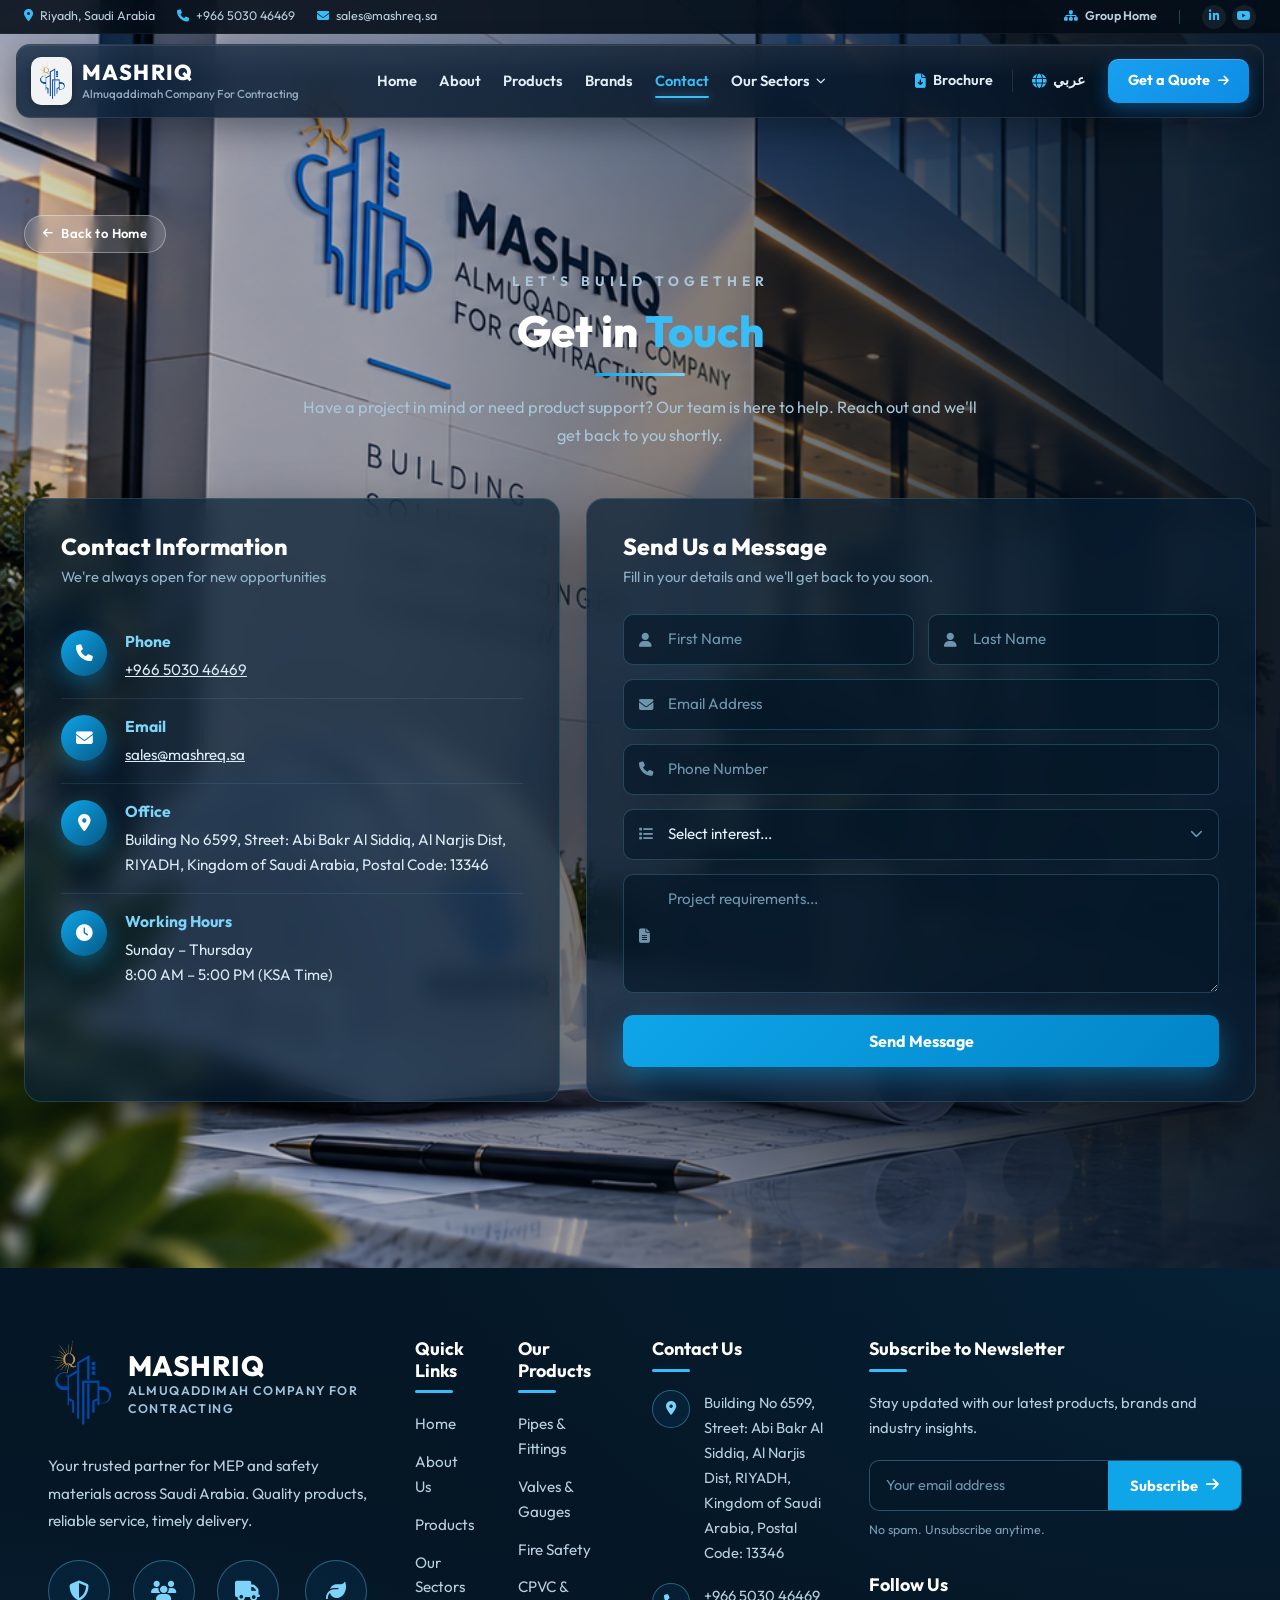
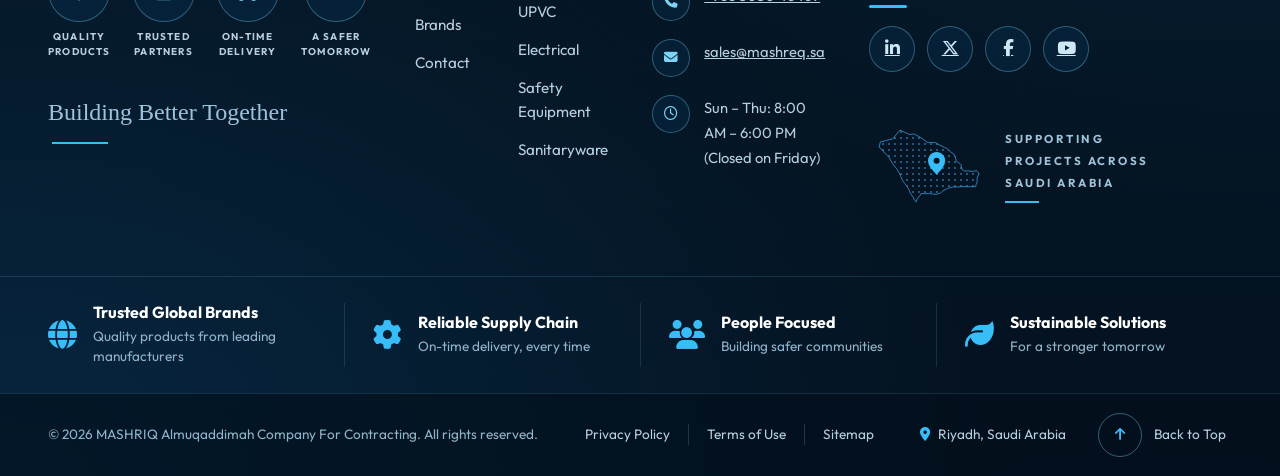
<file: contact.html>
<!DOCTYPE html>
<html lang="en" dir="ltr">
<head>
  <meta charset="UTF-8">
  <meta name="viewport" content="width=device-width, initial-scale=1.0">
  <title>Mashriq · Contact Us</title>

  <!-- Bootstrap 5 -->
  <link href="https://cdn.jsdelivr.net/npm/bootstrap@5.3.2/dist/css/bootstrap.min.css" rel="stylesheet">

  <link rel="preconnect" href="https://fonts.googleapis.com">
<link rel="preconnect" href="https://fonts.gstatic.com" crossorigin>
<link href="https://fonts.googleapis.com/css2?family=Bellefair&family=Cormorant+SC:wght@300;400;500;600;700&family=Ubuntu:ital,wght@0,300;0,400;0,500;0,700;1,300;1,400;1,500;1,700&display=swap" rel="stylesheet">
  <!-- Font Awesome -->
  <link rel="stylesheet" href="https://cdnjs.cloudflare.com/ajax/libs/font-awesome/6.5.0/css/all.min.css">
  <!-- Site Styles -->
  <link rel="stylesheet" href="styles.css?v=19">  <style>
</style>
</head>
<body>


  
  <!-- ============== TOP UTILITY BAR ============== -->
  <style>
  /* page rules (navbar styles now live in styles.css) */


    /* Push page content below fixed nav */
    body { padding-top: 0 !important; }

    #navbar.navbar-custom { display: none !important; }
  </style>
  
  <div class="nav2-wrap" id="nav2">
    <div class="nav2-utility">
      <div class="nav2-utility-inner">
        <ul class="nav2-u-list">
          <li><span><i class="fa-solid fa-location-dot"></i><span data-i18n="tb_location">Riyadh, Saudi Arabia</span></span></li>
          <li><a href="tel:+966503046469"><i class="fa-solid fa-phone"></i><bdi>+966 5030 46469</bdi></a></li>
          <li><a href="mailto:sales@mashreq.sa"><i class="fa-solid fa-envelope"></i>sales@mashreq.sa</a></li>
        </ul>
        <ul class="nav2-u-list">
          <li><a class="nav2-u-group" href="./index.html"><i class="fa-solid fa-sitemap"></i><span data-i18n="tb_group">Group Home</span></a></li>
          <li class="nav2-u-divider" aria-hidden="true"></li>
          <li class="nav2-u-soc">
            <a href="#" aria-label="LinkedIn"><i class="fa-brands fa-linkedin-in"></i></a>
            <a href="#" aria-label="YouTube"><i class="fa-brands fa-youtube"></i></a>
          </li>
        </ul>
      </div>
    </div>

    <nav class="nav2-main" aria-label="Main navigation">
      <div class="nav2-main-inner">
        <a href="./index.html" class="nav2-brand" title="Mashriq Group home">
          <img src="./images/logo.png" alt="Mashriq Almuqaddimah logo">
          <span class="nav2-brand-text">
            <span class="nav2-brand-name" data-i18n="brand_name">MASHRIQ</span>
            <span class="nav2-brand-sub" data-i18n="brand_sub">Almuqaddimah Company For Contracting</span>
          </span>
        </a>

        <ul class="nav2-links">
          <li><a class="nav2-link" href="./mep-home.html" data-i18n="nav_home">Home</a></li>
          <li><a class="nav2-link" href="./aboutus.html" data-i18n="nav_about">About</a></li>
          <li><a class="nav2-link" href="./products.html" data-i18n="nav_products">Products</a></li>
          <li><a class="nav2-link" href="./brands.html" data-i18n="nav_brands">Brands</a></li>
          <li><a class="nav2-link active" href="./contact.html" data-i18n="nav_contact">Contact</a></li>
          <li class="nav2-dd">
            <a class="nav2-link" href="#" aria-haspopup="true"><span data-i18n="nav_sectors">Our Sectors</span><i class="fa-solid fa-chevron-down nav2-caret" aria-hidden="true"></i></a>
            <div class="nav2-dd-menu">
              <a href="./sectors.html" data-i18n="x_all_sectors">All Sectors</a>
              <a href="./mep-home.html" data-i18n="sect_link1">Trading &amp; Contracting</a>
              <a href="./sector-rentals.html" data-i18n="sect_link2">Mashreq Rentals</a>
              <a href="./sector-om.html" data-i18n="sect_link3">Mashreq Operation &amp; Maintenance</a>
              <a href="./sector-fm.html" data-i18n="sect_link4">Mashreq Facility Management</a>
            </div>
          </li>
        </ul>

        <div class="nav2-right">
          <a class="nav2-text-btn" href="files/a4%20brochure%20final.pdf" download title="Download company brochure"><i class="fa-solid fa-file-arrow-down"></i><span class="lbl" data-i18n="x_brochure">Brochure</span></a>
          <span class="nav2-sep" aria-hidden="true"></span>
          <button class="nav2-text-btn nav2-lang" id="langToggle" type="button" title="Switch language"><i class="fa-solid fa-globe"></i> عربي</button>
          <a class="nav2-quote" href="./get-quote.html"><span data-i18n="nav_quote">Get a Quote</span><i class="fa-solid fa-arrow-right" aria-hidden="true"></i></a>
        </div>
      </div>
    </nav>
  </div>


<nav class="mob-nav" id="mobNav">
  <div class="mob-nav-bar">

    <!-- Brand -->
    <a href="./index.html" class="mob-brand" title="Mashriq Group home">
      <img src="./images/logo.png" alt="Mashriq Logo" class="mob-logo">
      <div data-i18n="x_mob_brand" class="mob-brand-info">
        <span class="mob-brand-name">MASHRIQ</span>
        <span class="mob-brand-tagline">Almuqaddimah Company For Contracting</span>
        <span class="mob-brand-sub">+966 503046469 | sales@mashreq.sa</span>
      </div>
    </a>

    <!-- Hamburger -->
    <button class="mob-burger" id="mobBurger" aria-label="Open menu">
      <span></span>
      <span></span>
      <span></span>
    </button>

  </div>

  <!-- Full overlay menu -->
  <div class="mob-overlay" id="mobOverlay">
    <div class="mob-overlay-inner">

      <!-- Top row in overlay -->
      <div class="mob-overlay-top">
        <a href="./index.html" class="mob-brand" title="Mashriq Group home">
          <img src="./images/logo.png" alt="Mashriq Logo" class="mob-logo">
          <div data-i18n="x_mob_brand" class="mob-brand-info">
            <span class="mob-brand-name">MASHRIQ</span>
            <span class="mob-brand-tagline">Almuqaddimah Company For Contracting</span>
            <span class="mob-brand-sub">+966 503046469 | sales@mashreq.sa</span>
          </div>
        </a>
        <button class="mob-close" id="mobClose" aria-label="Close menu"><i class="fa-solid fa-xmark"></i></button>
      </div>

      <!-- Links -->
      <ul class="mob-menu-links">
        <li><a href="./mep-home.html" class="mob-menu-link active"><i class="fa-solid fa-house"></i><span data-i18n="nav_home">Home</span></a></li>
        <li><a href="./aboutus.html" class="mob-menu-link"><i class="fa-solid fa-building"></i><span data-i18n="nav_about">About Us</span></a></li>
        <li>
          <button class="mob-menu-link mob-acc-btn" id="mobAccBtn" aria-expanded="false" aria-controls="mobAccBody">
            <i class="fa-solid fa-table-cells-large"></i>
            <span data-i18n="nav_sectors">Our Sectors</span>
            <i class="fa-solid fa-chevron-down mob-chev"></i>
          </button>
          <div class="mob-acc-body" id="mobAccBody">
            <a href="./sectors.html" class="mob-sub-link" data-i18n="x_all_sectors">All Sectors</a>
            <a href="./mep-home.html" class="mob-sub-link" data-i18n="sect_link1">Trading &amp; Contracting</a>
            <a href="./sector-rentals.html" class="mob-sub-link" data-i18n="sect_link2">Mashreq Rentals</a>
            <a href="./sector-om.html" class="mob-sub-link" data-i18n="sect_link3">Mashreq Operation &amp; Maintenance</a>
            <a href="./sector-fm.html" class="mob-sub-link" data-i18n="sect_link4">Mashreq Facility Management</a>
          </div>
        </li>
        <li><a href="./products.html" class="mob-menu-link"><i class="fa-solid fa-box-open"></i><span data-i18n="nav_products">Our Products</span></a></li>
        <li><a href="./brands.html" class="mob-menu-link"><i class="fa-solid fa-file-lines"></i><span data-i18n="nav_brands">Brands</span></a></li>
        <li><a href="./contact.html" class="mob-menu-link"><i class="fa-solid fa-envelope"></i><span data-i18n="nav_contact">Contact Us</span></a></li>
      </ul>

      <!-- Contact block -->
      <div class="mob-contact">
        <a href="tel:+966503046469"><i class="fa-solid fa-phone"></i>+966 50 304 6469</a>
        <a href="mailto:sales@mashreq.sa"><i class="fa-solid fa-envelope"></i>sales@mashreq.sa</a>
        <span class="mob-c-item"><i class="fa-solid fa-location-dot"></i><span data-i18n="tb_location">Riyadh, Saudi Arabia</span></span>
      </div>

      <!-- Socials -->
      <div class="mob-socials">
        <a href="#" aria-label="LinkedIn"><i class="fa-brands fa-linkedin-in"></i></a>
        <a href="#" aria-label="Instagram"><i class="fa-brands fa-instagram"></i></a>
        <a href="#" aria-label="YouTube"><i class="fa-brands fa-youtube"></i></a>
      </div>

      <!-- Bottom actions -->
      <div class="mob-overlay-footer">
        <a href="./get-quote.html" class="mob-cta-btn"><span data-i18n="nav_quote">Get a Quote</span> <i class="fa-solid fa-arrow-right"></i></a>
        <button class="mob-lang-btn" id="langToggleMob" data-i18n="nav_lang">عربي</button>
      </div>

      <div class="mob-tagline-bottom" data-i18n="tagline_people">People · Projects · Progress</div>

    </div>
  </div>
</nav>



<style>
  /* ── Contact redesign ── */
  #contact {
    position: relative;
    background: var(--dark);
    overflow: hidden;
    padding: 90px 24px 70px;
  }
  /* Standalone page: clear the fixed navbar; blend backdrop edge-to-edge */
  #contact.ct-page { padding-top: 215px; }
  #contact.ct-page .ct-backdrop { top: 0; }
  @media (max-width: 991px) { #contact.ct-page { padding-top: 195px; } }
  #contact .ct-backdrop {
    position: absolute;
    inset: 0;
    background: url('./images/hq-skyline.png') left center / cover no-repeat;
    opacity: 0.85;
    z-index: 0;
  }
  #contact .ct-backdrop::after {
    content: '';
    position: absolute;
    inset: 0;
    background: linear-gradient(90deg,
      rgba(4, 18, 32, 0.05) 0%,
      rgba(4, 18, 32, 0.1) 30%,
      rgba(4, 18, 32, 0.45) 60%,
      rgba(4, 18, 32, 0.82) 85%,
      rgba(4, 18, 32, 0.92) 100%);
  }
  .ct-wrap {
    position: relative;
    z-index: 1;
    max-width: 1280px;
    margin: 0 auto;
  }
  .ct-head { text-align: center; margin-bottom: 48px; }
  .ct-eyebrow {
    font-size: 0.85rem;
    font-weight: 700;
    letter-spacing: 5px;
    text-transform: uppercase;
    color: #a9c6d8;
    margin-bottom: 14px;
  }
  .ct-title {
    font-size: clamp(1.9rem, 3.4vw, 2.9rem);
    font-weight: 800;
    color: #fff;
    margin: 0 0 6px;
  }
  .ct-title b { color: #38bdf8; font-weight: 800; }
  .ct-title::after {
    content: '';
    display: block;
    width: 90px;
    height: 3px;
    margin: 16px auto 0;
    border-radius: 2px;
    background: linear-gradient(90deg, #0ea5e9, #7dd3f8);
  }
  .ct-sub {
    margin: 18px auto 0;
    max-width: 680px;
    color: #a9c6d8;
    font-size: 1.02rem;
    line-height: 1.7;
  }

  .ct-grid {
    display: grid;
    grid-template-columns: 1fr 1.25fr;
    gap: 26px;
    align-items: stretch;
  }
  .ct-card {
    background: rgba(8, 30, 50, 0.72);
    backdrop-filter: blur(12px);
    -webkit-backdrop-filter: blur(12px);
    border: 1px solid rgba(125, 211, 248, 0.18);
    border-radius: 18px;
    padding: 34px 36px;
    box-shadow: 0 24px 60px rgba(0, 0, 0, 0.45);
  }
  .ct-card h3 {
    color: #fff;
    font-size: 1.45rem;
    font-weight: 800;
    margin: 0 0 6px;
  }
  .ct-card .ct-card-sub {
    color: #8fb3c9;
    font-size: 0.92rem;
    margin: 0 0 26px;
  }

  .ct-item {
    display: flex;
    gap: 18px;
    align-items: flex-start;
    padding: 16px 0;
    border-bottom: 1px solid rgba(125, 211, 248, 0.12);
  }
  .ct-item:last-child { border-bottom: none; }
  .ct-ico {
    flex: none;
    width: 46px;
    height: 46px;
    border-radius: 50%;
    background: linear-gradient(135deg, #0ea5e9, #075985);
    color: #fff;
    display: flex;
    align-items: center;
    justify-content: center;
    font-size: 1.05rem;
    box-shadow: 0 8px 20px rgba(14, 165, 233, 0.35);
  }
  .ct-item h4 {
    color: #7dd3f8;
    font-size: 0.98rem;
    font-weight: 700;
    margin: 2px 0 6px;
  }
  .ct-item p {
    color: #dbeaf5;
    font-size: 0.95rem;
    line-height: 1.65;
    margin: 0;
  }
  .ct-item a { color: #dbeaf5; }
  .ct-item a:hover { color: #38bdf8; }

  /* Form */
  .ct-form .form-row {
    display: grid;
    grid-template-columns: 1fr 1fr;
    gap: 14px;
  }
  .ct-form .form-row + .ct-form .form-row,
  .ct-form .form-row + .ct-full,
  .ct-full + .ct-full,
  .ct-full + .ct-form .form-row { margin-top: 14px; }
  .ct-field {
    position: relative;
  }
  .ct-field > i {
    position: absolute;
    top: 50%;
    left: 16px;
    transform: translateY(-50%);
    color: #6f95ad;
    font-size: 0.9rem;
    pointer-events: none;
  }
  .ct-field textarea ~ i,
  .ct-field.ct-area > i { top: 20px; transform: none; }
  .ct-field input,
  .ct-field select,
  .ct-field textarea {
    width: 100%;
    background: rgba(6, 24, 40, 0.65);
    border: 1px solid rgba(125, 211, 248, 0.22);
    border-radius: 10px;
    color: #e8f4fd;
    font-size: 0.95rem;
    font-family: inherit;
    padding: 13px 16px 13px 44px;
    outline: none;
    transition: border-color 0.2s, box-shadow 0.2s;
  }
  .ct-field select { appearance: none; cursor: pointer; }
  .ct-field.ct-sel::after {
    content: '\f078';
    font-family: 'Font Awesome 6 Free';
    font-weight: 900;
    position: absolute;
    right: 16px;
    top: 50%;
    transform: translateY(-50%);
    color: #6f95ad;
    font-size: 0.8rem;
    pointer-events: none;
  }
  .ct-field textarea { resize: vertical; min-height: 96px; }
  .ct-field input:focus,
  .ct-field select:focus,
  .ct-field textarea:focus {
    border-color: #38bdf8;
    box-shadow: 0 0 0 3px rgba(56, 189, 248, 0.15);
  }
  .ct-field input::placeholder,
  .ct-field textarea::placeholder { color: #6f95ad; }
  .ct-send {
    width: 100%;
    margin-top: 16px;
    background: linear-gradient(135deg, #0ea5e9, #0284c7);
    border: none;
    border-radius: 10px;
    color: #fff;
    font-size: 1rem;
    font-weight: 700;
    padding: 14px;
    cursor: pointer;
    display: flex;
    align-items: center;
    justify-content: center;
    gap: 10px;
    box-shadow: 0 10px 26px rgba(14, 165, 233, 0.4);
    transition: transform 0.2s, box-shadow 0.2s, background 0.2s;
  }
  .ct-send:hover {
    transform: translateY(-2px);
    background: linear-gradient(135deg, #38bdf8, #0ea5e9);
    box-shadow: 0 14px 32px rgba(14, 165, 233, 0.55);
  }

  /* Trust row */
  .ct-trust {
    display: grid;
    grid-template-columns: repeat(3, 1fr);
    gap: 24px;
    max-width: 1050px;
    margin: 54px auto 0;
  }
  .ct-trust-item {
    display: flex;
    align-items: center;
    gap: 16px;
    justify-content: center;
    border-left: 1px solid rgba(125, 211, 248, 0.2);
    padding-left: 24px;
  }
  .ct-trust-item:first-child { border-left: none; padding-left: 0; }
  .ct-trust-item i { font-size: 1.7rem; color: #38bdf8; }
  .ct-trust-item h5 { color: #fff; font-size: 1rem; font-weight: 700; margin: 0 0 3px; }
  .ct-trust-item p { color: #8fb3c9; font-size: 0.85rem; margin: 0; }

  @media (max-width: 991px) {
    .ct-grid { grid-template-columns: 1fr; }
  }
  @media (max-width: 767px) {
    .ct-form .form-row { grid-template-columns: 1fr; }
    .ct-trust { grid-template-columns: 1fr; gap: 20px; }
    .ct-trust-item { justify-content: flex-start; border-left: none; padding-left: 0; }
    .ct-card { padding: 26px 22px; }
  }
</style>
<section id="contact" class="ct-page">
  <div class="ct-backdrop"></div>
  <div class="ct-wrap">
  <a href="./mep-home.html" class="back-home"><i class="fa-solid fa-arrow-left"></i><span data-i18n="back_home">Back to Home</span></a>
    <div class="ct-head fade-up">
      <div data-i18n="gq_band_eyebrow" class="ct-eyebrow">Let's Build Together</div>
      <h2 data-i18n="x_ct_title" class="ct-title">Get in <b>Touch</b></h2>
      <p data-i18n="x_ct_desc" class="ct-sub">Have a project in mind or need product support? Our team is here to help. Reach out and we'll get back to you shortly.</p>
    </div>

    <div class="ct-grid fade-up">
      <!-- Contact Information -->
      <div class="ct-card">
        <h3 data-i18n="contact_info_title">Contact Information</h3>
        <p data-i18n="land_ct_sub" class="ct-card-sub">We're always open for new opportunities</p>

        <div class="ct-item">
          <div class="ct-ico"><i class="fa-solid fa-phone"></i></div>
          <div>
            <h4 data-i18n="contact_phone_label">Phone</h4>
            <p><a href="tel:+966503046469">+966 5030 46469</a></p>
          </div>
        </div>

        <div class="ct-item">
          <div class="ct-ico"><i class="fa-solid fa-envelope"></i></div>
          <div>
            <h4 data-i18n="contact_email_label">Email</h4>
            <p><a href="mailto:sales@mashreq.sa">sales@mashreq.sa</a></p>
          </div>
        </div>

        <div class="ct-item">
          <div class="ct-ico"><i class="fa-solid fa-location-dot"></i></div>
          <div>
            <h4 data-i18n="contact_office_label">Office</h4>
            <p data-i18n="contact_office_addr">Building No 6599, Street: Abi Bakr Al Siddiq,<br>Al Narjis Dist, RIYADH, Kingdom of Saudi Arabia,<br>Postal Code: 13346</p>
          </div>
        </div>

        <div class="ct-item">
          <div class="ct-ico"><i class="fa-solid fa-clock"></i></div>
          <div>
            <h4 data-i18n="ct_hours">Working Hours</h4>
            <p data-i18n="land_ct_hours_desc">Sunday – Thursday<br>8:00 AM – 5:00 PM (KSA Time)</p>
          </div>
        </div>
      </div>

      <!-- Form -->
      <div class="ct-card">
        <h3 data-i18n="contact_form_title">Send Us a Message</h3>
        <p data-i18n="x_ct_form_sub" class="ct-card-sub">Fill in your details and we'll get back to you soon.</p>
        <form class="ct-form" id="ctContactForm">
          <div class="form-row">
            <div class="ct-field">
              <i class="fa-solid fa-user"></i>
              <input type="text" name="First Name" data-i18n="form_fname" placeholder="First Name" required>
            </div>
            <div class="ct-field">
              <i class="fa-solid fa-user"></i>
              <input type="text" name="Last Name" data-i18n="form_lname" placeholder="Last Name" required>
            </div>
          </div>
          <div class="ct-full">
            <div class="ct-field">
              <i class="fa-solid fa-envelope"></i>
              <input type="email" name="Email" data-i18n="form_email" placeholder="Email Address" required>
            </div>
          </div>
          <div class="ct-full">
            <div class="ct-field">
              <i class="fa-solid fa-phone"></i>
              <input type="tel" name="Phone" data-i18n="form_phone" placeholder="Phone Number">
            </div>
          </div>
          <div class="ct-full">
            <div class="ct-field ct-sel">
              <i class="fa-solid fa-list"></i>
              <select name="Interest">
                <option data-i18n="form_select">Select interest...</option>
                <option data-i18n="form_opt1">Pipes &amp; Fittings</option>
                <option data-i18n="form_opt2">Valves</option>
                <option data-i18n="form_opt3">Fire Safety</option>
              </select>
            </div>
          </div>
          <div class="ct-full">
            <div class="ct-field">
              <i class="fa-solid fa-file-lines"></i>
              <textarea name="Message" rows="4" data-i18n="form_msg" placeholder="Project requirements..."></textarea>
            </div>
          </div>
          <button type="submit" class="ct-send" data-i18n="form_btn"><i class="fa-solid fa-paper-plane"></i> Send Message</button>
        </form>
      </div>
    </div>

    <!-- Trust row -->
    <div class="ct-trust fade-up">
      <div class="ct-trust-item">
        <i class="fa-solid fa-handshake"></i>
        <div>
          <h5 data-i18n="ct_trust1_t">Trusted Partnerships</h5>
          <p data-i18n="ct_trust1_p">Global brands, local support</p>
        </div>
      </div>
      <div class="ct-trust-item">
        <i class="fa-solid fa-shield-halved"></i>
        <div>
          <h5 data-i18n="ct_trust2_t">Reliable Supply</h5>
          <p data-i18n="ct_trust2_p">Quality products, on time</p>
        </div>
      </div>
      <div class="ct-trust-item">
        <i class="fa-solid fa-headset"></i>
        <div>
          <h5 data-i18n="ct_trust3_t">Dedicated Team</h5>
          <p data-i18n="ct_trust3_p">Here to assist you</p>
        </div>
      </div>
    </div>
  </div>
</section>

<style>
  /* ── Footer redesign ── */
  .ft2 {
    position: relative;
    background:
      radial-gradient(ellipse at 0% 100%, rgba(14, 100, 160, 0.25), transparent 55%),
      radial-gradient(ellipse at 100% 0%, rgba(14, 100, 160, 0.12), transparent 50%),
      linear-gradient(180deg, #051726 0%, #041220 100%);
    color: #cfe3f0;
    overflow: hidden;
  }
  .ft2-inner {
    position: relative;
    z-index: 1;
    max-width: 1560px;
    margin: 0 auto;
    padding: 70px 48px 50px;
    display: grid;
    grid-template-columns: 1.25fr 0.75fr 0.95fr 1.1fr 1.05fr;
    gap: 44px;
  }

  /* Brand column */
  .ft2-brand-row {
    display: flex;
    align-items: center;
    gap: 14px;
    margin-bottom: 22px;
  }
  .ft2-brand-row img {
    height: 92px;
    width: auto;
  }
  .ft2-brand-name {
    display: block;
    font-size: 1.75rem;
    font-weight: 800;
    color: #fff;
    letter-spacing: 0.5px;
    line-height: 1.15;
  }
  .ft2-brand-sub {
    display: block;
    font-size: 0.78rem;
    font-weight: 600;
    letter-spacing: 1.4px;
    text-transform: uppercase;
    color: #9fc3da;
    line-height: 1.5;
  }
  .ft2-desc {
    font-size: 0.95rem;
    line-height: 1.8;
    color: #b7d0e0;
    margin: 0 0 26px;
    max-width: 330px;
  }
  .ft2-badges {
    display: flex;
    gap: 22px;
    margin-bottom: 34px;
  }
  .ft2-badge {
    text-align: center;
    max-width: 74px;
  }
  .ft2-badge span {
    width: 62px;
    height: 62px;
    margin: 0 auto 8px;
    border-radius: 50%;
    border: 1px solid rgba(125, 211, 248, 0.35);
    background: rgba(14, 100, 160, 0.12);
    color: #7dd3f8;
    font-size: 1.25rem;
    display: flex;
    align-items: center;
    justify-content: center;
    transition: background 0.2s, color 0.2s, transform 0.2s;
  }
  .ft2-badge:hover span {
    background: #0ea5e9;
    color: #fff;
    transform: translateY(-3px);
  }
  .ft2-badge small {
    display: block;
    font-size: 0.62rem;
    font-weight: 700;
    letter-spacing: 1.2px;
    text-transform: uppercase;
    color: #b7d0e0;
    line-height: 1.5;
  }
  .ft2-script {
    font-family: 'Segoe Script', 'Brush Script MT', cursive;
    font-size: 1.5rem;
    color: #9fc3da;
    display: inline-block;
    padding-bottom: 14px;
    position: relative;
  }
  .ft2-script::after {
    content: '';
    position: absolute;
    left: 4px;
    bottom: 0;
    width: 56px;
    height: 2px;
    background: #38bdf8;
  }

  /* Link columns */
  .ft2 h5 {
    color: #fff;
    font-size: 1.12rem;
    font-weight: 700;
    margin: 0 0 18px;
    padding-bottom: 12px;
    position: relative;
  }
  .ft2 h5::after {
    content: '';
    position: absolute;
    left: 0;
    bottom: 0;
    width: 38px;
    height: 3px;
    border-radius: 2px;
    background: #38bdf8;
  }
  .ft2 ul.ft2-links {
    list-style: none;
    margin: 0;
    padding: 0;
  }
  .ft2 ul.ft2-links li { margin-bottom: 13px; }
  .ft2 ul.ft2-links a {
    color: #b7d0e0;
    font-size: 0.95rem;
    text-decoration: none;
    transition: color 0.15s, padding-left 0.15s;
  }
  .ft2 ul.ft2-links a:hover { color: #38bdf8; padding-left: 4px; }

  /* Contact column */
  .ft2-citem {
    display: flex;
    gap: 14px;
    margin-bottom: 18px;
    font-size: 0.92rem;
    line-height: 1.7;
    color: #b7d0e0;
  }
  .ft2-citem i {
    flex: none;
    width: 38px;
    height: 38px;
    border-radius: 50%;
    border: 1px solid rgba(125, 211, 248, 0.35);
    background: rgba(14, 100, 160, 0.12);
    color: #7dd3f8;
    font-size: 0.85rem;
    display: flex;
    align-items: center;
    justify-content: center;
  }
  .ft2-citem a { color: #b7d0e0; }
  .ft2-citem a:hover { color: #38bdf8; }

  /* Newsletter + social */
  .ft2-news-desc {
    font-size: 0.92rem;
    line-height: 1.7;
    color: #b7d0e0;
    margin: 0 0 20px;
  }
  .ft2-news-row {
    display: flex;
    border-radius: 10px;
    overflow: hidden;
    border: 1px solid rgba(125, 211, 248, 0.3);
    background: rgba(6, 24, 40, 0.6);
    margin-bottom: 10px;
  }
  .ft2-news-row input {
    flex: 1;
    min-width: 0;
    border: none;
    background: transparent;
    color: #fff;
    font-size: 0.9rem;
    font-family: inherit;
    padding: 14px 16px;
    outline: none;
  }
  .ft2-news-row input::placeholder { color: #6f95ad; }
  .ft2-news-row button {
    flex: none;
    display: inline-flex;
    align-items: center;
    gap: 8px;
    background: #0ea5e9;
    color: #fff;
    border: none;
    font-size: 0.92rem;
    font-weight: 700;
    padding: 0 22px;
    cursor: pointer;
    transition: background 0.2s;
  }
  .ft2-news-row button:hover { background: #0284c7; }
  .ft2-news-note {
    font-size: 0.78rem;
    color: #7d9db5;
    margin: 0 0 34px;
  }
  .ft2-follow {
    display: flex;
    gap: 12px;
  }
  .ft2-follow a {
    width: 46px;
    height: 46px;
    border-radius: 50%;
    border: 1px solid rgba(125, 211, 248, 0.35);
    background: rgba(14, 100, 160, 0.12);
    color: #cfe6f5;
    font-size: 1.05rem;
    display: flex;
    align-items: center;
    justify-content: center;
    transition: background 0.2s, color 0.2s, transform 0.2s;
  }
  .ft2-follow a:hover {
    background: #0ea5e9;
    border-color: #0ea5e9;
    color: #fff;
    transform: translateY(-3px);
  }
  .ft2-map {
    display: flex;
    align-items: center;
    gap: 16px;
    margin-top: 34px;
  }
  .ft2-map svg { flex-shrink: 0; }
  .ft2-map small {
    font-size: 0.72rem;
    font-weight: 700;
    letter-spacing: 2.5px;
    text-transform: uppercase;
    color: #9fc3da;
    line-height: 1.9;
    position: relative;
    padding-bottom: 10px;
  }
  .ft2-map small::after {
    content: '';
    position: absolute;
    left: 0;
    bottom: 0;
    width: 34px;
    height: 2px;
    background: #38bdf8;
  }

  /* Trust row */
  .ft2-trust {
    position: relative;
    z-index: 1;
    max-width: 1560px;
    margin: 0 auto;
    padding: 26px 48px;
    border-top: 1px solid rgba(125, 211, 248, 0.15);
    display: grid;
    grid-template-columns: repeat(4, 1fr);
  }
  .ft2-trust-item {
    display: flex;
    align-items: center;
    gap: 16px;
    padding: 0 28px;
    border-left: 1px solid rgba(125, 211, 248, 0.15);
  }
  .ft2-trust-item:first-child { border-left: none; padding-left: 0; }
  .ft2-trust-item i { font-size: 1.8rem; color: #38bdf8; flex-shrink: 0; }
  .ft2-trust-item h6 { color: #fff; font-size: 1rem; font-weight: 700; margin: 0 0 4px; }
  .ft2-trust-item p { color: #8fb3c9; font-size: 0.85rem; margin: 0; }

  /* Bottom bar */
  .ft2-bottom {
    position: relative;
    z-index: 1;
    border-top: 1px solid rgba(125, 211, 248, 0.15);
    background: rgba(3, 14, 26, 0.6);
  }
  .ft2-bottom-inner {
    max-width: 1560px;
    margin: 0 auto;
    padding: 18px 48px;
    display: flex;
    align-items: center;
    justify-content: space-between;
    gap: 18px;
    flex-wrap: wrap;
  }
  .ft2-bottom p { margin: 0; font-size: 0.85rem; color: #8fb3c9; }
  .ft2-legal {
    display: flex;
    align-items: center;
  }
  .ft2-legal a {
    color: #b7d0e0;
    font-size: 0.85rem;
    text-decoration: none;
    padding: 0 18px;
    border-left: 1px solid rgba(125, 211, 248, 0.2);
  }
  .ft2-legal a:first-child { border-left: none; }
  .ft2-legal a:hover { color: #38bdf8; }
  .ft2-loc {
    display: flex;
    align-items: center;
    gap: 26px;
  }
  .ft2-loc span {
    display: inline-flex;
    align-items: center;
    gap: 8px;
    font-size: 0.85rem;
    color: #b7d0e0;
  }
  .ft2-loc span i { color: #38bdf8; }
  .ft2-top {
    display: inline-flex;
    align-items: center;
    gap: 12px;
    background: none;
    border: none;
    color: #b7d0e0;
    font-size: 0.85rem;
    cursor: pointer;
  }
  .ft2-top span.circ {
    width: 44px;
    height: 44px;
    border-radius: 50%;
    border: 1px solid rgba(125, 211, 248, 0.4);
    display: flex;
    align-items: center;
    justify-content: center;
    color: #7dd3f8;
    transition: background 0.2s, color 0.2s, transform 0.2s;
  }
  .ft2-top:hover span.circ {
    background: #0ea5e9;
    color: #fff;
    transform: translateY(-3px);
  }

  @media (max-width: 1200px) {
    .ft2-inner { grid-template-columns: 1fr 1fr; gap: 40px; padding: 56px 32px 44px; }
    .ft2-trust { grid-template-columns: repeat(2, 1fr); gap: 20px 0; padding: 22px 32px; }
    .ft2-trust-item:nth-child(3) { border-left: none; padding-left: 0; }
  }
  @media (max-width: 640px) {
    .ft2-inner { grid-template-columns: 1fr; padding: 46px 22px 38px; }
    .ft2-trust { grid-template-columns: 1fr; padding: 18px 22px; }
    .ft2-trust-item { border-left: none; padding-left: 0; padding-top: 12px; padding-bottom: 12px; }
    .ft2-bottom-inner { flex-direction: column; text-align: center; padding: 16px 22px; }
  }

  /* ---- Send-via choice dialog (Email / WhatsApp) ---- */
  .snd-overlay { position: fixed; inset: 0; background: rgba(4,18,32,.72); backdrop-filter: blur(6px); -webkit-backdrop-filter: blur(6px); display: flex; align-items: center; justify-content: center; z-index: 10000; opacity: 0; pointer-events: none; transition: opacity .25s ease; padding: 20px; }
  .snd-overlay.is-open { opacity: 1; pointer-events: all; }
  .snd-card { background: #fff; border-radius: 18px; max-width: 400px; width: 100%; position: relative; padding: 30px 28px 26px; text-align: center; box-shadow: 0 30px 80px rgba(2,12,24,.45); transform: translateY(14px) scale(.97); transition: transform .25s ease; font-family: 'Segoe UI', Arial, sans-serif; }
  .snd-overlay.is-open .snd-card { transform: translateY(0) scale(1); }
  .snd-close { position: absolute; top: 12px; right: 14px; background: #eef2f6; border: none; width: 34px; height: 34px; border-radius: 50%; font-size: 19px; color: #44576c; cursor: pointer; transition: background .15s ease; }
  .snd-close:hover { background: #dfe7ee; }
  .snd-ico { width: 62px; height: 62px; margin: 0 auto 14px; border-radius: 50%; background: linear-gradient(135deg, #0e64a0, #14294c); display: flex; align-items: center; justify-content: center; color: #fff; font-size: 24px; }
  .snd-card h3 { margin: 0 0 6px; font-size: 20px; font-weight: 800; color: #14294c; }
  .snd-card .snd-sub { margin: 0 0 22px; font-size: 13.5px; color: #64798f; }
  .snd-btns { display: flex; flex-direction: column; gap: 10px; }
  .snd-btn { display: flex; align-items: center; gap: 12px; padding: 13px 18px; border-radius: 12px; font-size: 15px; font-weight: 700; text-decoration: none; transition: transform .15s ease, box-shadow .15s ease, background .15s ease; text-align: left; }
  .snd-btn:hover { transform: translateY(-2px); }
  .snd-btn .snd-bico { width: 38px; height: 38px; border-radius: 10px; flex-shrink: 0; display: flex; align-items: center; justify-content: center; font-size: 17px; }
  .snd-btn small { display: block; font-size: 11.5px; font-weight: 500; opacity: .85; margin-top: 2px; }
  .snd-btn.mail { background: #14294c; color: #fff; }
  .snd-btn.mail:hover { background: #0e64a0; box-shadow: 0 10px 24px rgba(14,100,160,.35); }
  .snd-btn.mail .snd-bico { background: rgba(255,255,255,.14); }
  .snd-btn.wa { background: #e8f9ef; color: #0b6e3a; border: 1.5px solid #bfe8cf; }
  .snd-btn.wa:hover { background: #d6f3e1; box-shadow: 0 10px 24px rgba(37,211,102,.25); }
  .snd-btn.wa .snd-bico { background: #25d366; color: #fff; }
  .snd-note { margin: 16px 0 0; font-size: 11.5px; color: #93a6b8; }
  @media (max-width: 480px) { .snd-card { padding: 26px 20px 22px; } .snd-btn { font-size: 14px; padding: 12px 15px; } }
  /* ---- Back to Home pill (top of hero) ---- */
  .back-home {
    display: inline-flex; align-items: center; gap: 8px;
    padding: 8px 18px; margin-bottom: 18px;
    background: rgba(255, 255, 255, 0.14);
    border: 1px solid rgba(255, 255, 255, 0.35);
    border-radius: 999px;
    color: #fff; font-size: 13px; font-weight: 600; letter-spacing: 0.4px;
    text-decoration: none;
    backdrop-filter: blur(6px); -webkit-backdrop-filter: blur(6px);
    transition: background .18s ease, transform .18s ease, color .18s ease;
  }
  .back-home i { font-size: 11px; transition: transform .18s ease; }
  .back-home:hover { background: #fff; color: #14294c; transform: translateX(-2px); }
  .back-home:hover i { transform: translateX(-2px); }
</style>
<footer class="ft2">
  <div class="ft2-inner">

    <!-- Brand column -->
    <div>
      <div class="ft2-brand-row">
        <img src="./images/logo.png" alt="Mashriq Logo">
        <div>
          <span class="ft2-brand-name" data-i18n="brand_name">MASHRIQ</span>
          <span class="ft2-brand-sub" data-i18n="brand_sub">Almuqaddimah Company<br>For Contracting</span>
        </div>
      </div>
      <p class="ft2-desc" data-i18n="footer_company_desc">Your trusted partner for MEP and safety materials across Saudi Arabia. Quality products, reliable service, timely delivery.</p>
      <div class="ft2-badges">
        <div class="ft2-badge">
          <span><i class="fa-solid fa-shield-halved"></i></span>
          <small data-i18n="x_tr_quality">Quality<br>Products</small>
        </div>
        <div class="ft2-badge">
          <span><i class="fa-solid fa-users"></i></span>
          <small data-i18n="x_tr_partners">Trusted<br>Partners</small>
        </div>
        <div class="ft2-badge">
          <span><i class="fa-solid fa-truck"></i></span>
          <small data-i18n="ab_feat3">On-Time<br>Delivery</small>
        </div>
        <div class="ft2-badge">
          <span><i class="fa-solid fa-leaf"></i></span>
          <small data-i18n="x_tr_safer">A Safer<br>Tomorrow</small>
        </div>
      </div>
      <span data-i18n="x_ft_tagline" class="ft2-script">Building Better Together</span>
    </div>

    <!-- Quick Links -->
    <div>
      <h5 data-i18n="footer_quick_links">Quick Links</h5>
      <ul class="ft2-links">
        <li><a href="./mep-home.html" data-i18n="footer_link_home">Home</a></li>
        <li><a href="./mep-home.html#about" data-i18n="footer_link_about">About Us</a></li>
        <li><a href="./mep-home.html#products" data-i18n="footer_link_products">Products</a></li>
        <li><a data-i18n="nav_sectors" href="#">Our Sectors</a></li>
        <li><a href="./brands.html" data-i18n="footer_link_brands">Brands</a></li>
        <li><a href="./contact.html" data-i18n="footer_link_contact">Contact</a></li>
      </ul>
    </div>

    <!-- Our Products -->
    <div>
      <h5 data-i18n="footer_our_products">Our Products</h5>
      <ul class="ft2-links">
        <li><a href="./mep-home.html#products" data-i18n="footer_prod_pipes">Pipes &amp; Fittings</a></li>
        <li><a href="./mep-home.html#products" data-i18n="footer_prod_valves">Valves &amp; Gauges</a></li>
        <li><a href="./mep-home.html#products" data-i18n="footer_prod_fire">Fire Safety</a></li>
        <li><a href="./mep-home.html#products" data-i18n="footer_prod_cpvc">CPVC &amp; UPVC</a></li>
        <li><a href="./mep-home.html#products" data-i18n="footer_prod_elec">Electrical</a></li>
        <li><a href="./mep-home.html#products" data-i18n="footer_prod_safe">Safety Equipment</a></li>
        <li><a href="./mep-home.html#products" data-i18n="footer_prod_sanitary">Sanitaryware</a></li>
      </ul>
    </div>

    <!-- Contact Us -->
    <div>
      <h5 data-i18n="footer_contact_us">Contact Us</h5>
      <div class="ft2-citem">
        <i class="fa-solid fa-location-dot"></i>
        <span data-i18n="x_ft_addr">Building No 6599, Street: Abi Bakr Al Siddiq, Al Narjis Dist, RIYADH, Kingdom of Saudi Arabia, Postal Code: 13346</span>
      </div>
      <div class="ft2-citem">
        <i class="fa-solid fa-phone"></i>
        <a href="tel:+966503046469">+966 5030 46469</a>
      </div>
      <div class="ft2-citem">
        <i class="fa-solid fa-envelope"></i>
        <a href="mailto:sales@mashreq.sa">sales@mashreq.sa</a>
      </div>
      <div class="ft2-citem">
        <i class="fa-regular fa-clock"></i>
        <span data-i18n="x_ft_hours">Sun – Thu: 8:00 AM – 6:00 PM<br>(Closed on Friday)</span>
      </div>
    </div>

    <!-- Newsletter -->
    <div>
      <h5 data-i18n="footer_newsletter_title">Subscribe to Our Newsletter</h5>
      <p data-i18n="x_ft_news" class="ft2-news-desc">Stay updated with our latest products, brands and industry insights.</p>
      <div class="ft2-news-row">
        <input type="email" data-i18n="footer_newsletter_placeholder" placeholder="Your email address">
        <button type="button"><span data-i18n="footer_newsletter_btn">Subscribe</span> <i class="fa-solid fa-arrow-right"></i></button>
      </div>
      <p class="ft2-news-note" data-i18n="footer_newsletter_note">No spam. Unsubscribe anytime.</p>

      <h5 data-i18n="ft_follow_us">Follow Us</h5>
      <div class="ft2-follow">
        <a href="#" aria-label="LinkedIn"><i class="fa-brands fa-linkedin-in"></i></a>
        <a href="#" aria-label="X"><i class="fa-brands fa-x-twitter"></i></a>
        <a href="#" aria-label="Facebook"><i class="fa-brands fa-facebook-f"></i></a>
        <a href="#" aria-label="YouTube"><i class="fa-brands fa-youtube"></i></a>
      </div>

      <div class="ft2-map">
        <svg width="120" height="120" viewBox="0 0 120 120" fill="none">
          <defs>
            <pattern id="dots" width="6" height="6" patternUnits="userSpaceOnUse">
              <circle cx="2" cy="2" r="1" fill="#2c6e9e"/>
            </pattern>
          </defs>
          <path d="M10.0 41.1 L11.4 35.9 L16.7 34.6 L23.8 32.8 L31.0 24.1 L35.7 26.3 L40.5 28.5 L45.2 28.0 L50.0 30.6 L54.8 33.7 L58.1 36.3 L66.7 36.7 L71.0 39.3 L75.7 41.5 L78.6 42.8 L81.4 45.9 L84.3 47.6 L86.2 50.2 L87.1 54.6 L88.1 55.9 L89.5 56.7 L91.0 57.6 L91.9 58.5 L92.9 63.3 L95.7 65.0 L100.0 65.0 L104.3 65.4 L107.6 64.6 L110.0 67.6 L108.1 72.0 L108.1 76.3 L107.1 78.5 L106.7 80.7 L97.6 80.7 L92.9 80.7 L83.3 81.1 L78.6 82.4 L73.8 85.0 L71.4 87.2 L69.0 87.6 L67.6 88.5 L64.3 88.1 L60.5 87.6 L57.1 87.6 L51.9 87.6 L51.0 89.4 L49.0 92.0 L47.6 94.1 L47.6 95.9 L45.2 93.7 L44.3 91.5 L41.4 87.2 L39.5 82.8 L37.6 79.8 L35.7 77.6 L33.3 74.1 L31.9 70.7 L31.0 68.5 L30.0 66.7 L28.1 63.3 L26.2 61.1 L24.3 58.5 L22.9 56.3 L21.4 54.1 L20.5 52.0 L18.6 49.8 L16.7 48.0 L14.8 45.9 L12.9 43.7 Z" fill="url(#dots)" stroke="#3a97d4" stroke-width="0.8" stroke-linejoin="round"/>
          <circle cx="67.6" cy="55.9" r="9" fill="rgba(56,189,248,0.18)"/>
          <path d="M67.6 45.9c-4.7 0-8.5 3.8-8.5 8.5 0 6.4 8.5 14 8.5 14s8.5-7.6 8.5-14c0-4.7-3.8-8.5-8.5-8.5z" fill="#38bdf8"/>
          <circle cx="67.6" cy="54.699999999999996" r="3" fill="#041220"/>
        </svg>
        <small data-i18n="ft_map_caption">Supporting<br>Projects Across<br>Saudi Arabia</small>
      </div>
    </div>

  </div>

  <!-- Trust row -->
  <div class="ft2-trust">
    <div class="ft2-trust-item">
      <i class="fa-solid fa-globe"></i>
      <div>
        <h6 data-i18n="ft_trust1_t">Trusted Global Brands</h6>
        <p data-i18n="ft_trust1_p">Quality products from leading manufacturers</p>
      </div>
    </div>
    <div class="ft2-trust-item">
      <i class="fa-solid fa-gear"></i>
      <div>
        <h6 data-i18n="ft_trust2_t">Reliable Supply Chain</h6>
        <p data-i18n="ft_trust2_p">On-time delivery, every time</p>
      </div>
    </div>
    <div class="ft2-trust-item">
      <i class="fa-solid fa-users"></i>
      <div>
        <h6 data-i18n="ft_trust3_t">People Focused</h6>
        <p data-i18n="ft_trust3_p">Building safer communities</p>
      </div>
    </div>
    <div class="ft2-trust-item">
      <i class="fa-solid fa-leaf"></i>
      <div>
        <h6 data-i18n="ft_trust4_t">Sustainable Solutions</h6>
        <p data-i18n="ft_trust4_p">For a stronger tomorrow</p>
      </div>
    </div>
  </div>

  <!-- Bottom bar -->
  <div class="ft2-bottom">
    <div class="ft2-bottom-inner">
      <p data-i18n="footer_copy">© 2026 MASHRIQ Almuqaddimah Company For Contracting. All rights reserved.</p>
      <div class="ft2-legal">
        <a href="#" data-i18n="footer_privacy">Privacy Policy</a>
        <a href="#" data-i18n="footer_terms">Terms of Use</a>
        <a href="#" data-i18n="footer_sitemap">Sitemap</a>
      </div>
      <div class="ft2-loc">
        <span><i class="fa-solid fa-location-dot"></i> <span data-i18n="tb_location">Riyadh, Saudi Arabia</span></span>
        <button class="ft2-top" id="ftBackTop">
          <span class="circ"><i class="fa-solid fa-arrow-up"></i></span>
          <span data-i18n="x_back_top">Back to Top</span>
        </button>
      </div>
    </div>
  </div>
</footer>

<script>
  /* ── Footer: back to top ── */
  document.getElementById('ftBackTop').addEventListener('click', () => {
    window.scrollTo({ top: 0, behavior: 'smooth' });
  });
</script>

<!-- ============== Bootstrap JS ============== -->
<script src="https://cdn.jsdelivr.net/npm/bootstrap@5.3.2/dist/js/bootstrap.bundle.min.js"></script>
<!-- ============== Translation Logic ============== -->
<script src="./nav.js?v=1"></script>
<script src="translations.js?v=11"></script>
<!-- ============== Site Scripts ============== -->
<!-- Send-via choice dialog (Email / WhatsApp) -->
<div class="snd-overlay" id="sndOverlay" aria-hidden="true">
  <div class="snd-card" role="dialog" aria-modal="true" aria-labelledby="sndTitle">
    <button class="snd-close" id="sndClose" aria-label="Close">&times;</button>
    <div class="snd-ico"><i class="fa-solid fa-paper-plane"></i></div>
    <h3 data-i18n="x_sd_title" id="sndTitle">How would you like to send it?</h3>
    <p data-i18n="x_sd_sub" class="snd-sub">Your message is ready &mdash; choose where to send it.</p>
    <div class="snd-btns">
      <a class="snd-btn mail" id="sndEmail" href="#">
        <span class="snd-bico"><i class="fa-solid fa-envelope"></i></span>
        <span data-i18n="x_sd_email">Send via Email<small>Opens your email app to sales@mashreq.sa</small></span>
      </a>
      <a class="snd-btn wa" id="sndWa" href="#" target="_blank" rel="noopener">
        <span class="snd-bico"><i class="fa-brands fa-whatsapp"></i></span>
        <span data-i18n="x_sd_wa">Send via WhatsApp<small>Opens WhatsApp chat to +966 50 304 6469</small></span>
      </a>
    </div>
    <p data-i18n="x_sd_note" class="snd-note">A notification is prepared on both &mdash; nothing is sent until you press send.</p>
  </div>
</div>
<script>
// Mobile nav
const mobBurger  = document.getElementById('mobBurger');
const mobClose   = document.getElementById('mobClose');
const mobOverlay = document.getElementById('mobOverlay');
const mobAccBtn  = document.getElementById('mobAccBtn');
const mobAccBody = document.getElementById('mobAccBody');
const langToggleMob = document.getElementById('langToggleMob');
 
function openMobMenu() {
  mobOverlay.classList.add('is-open');
  document.body.style.overflow = 'hidden';
}
function closeMobMenu() {
  mobOverlay.classList.remove('is-open');
  document.body.style.overflow = '';
}
 
if (mobBurger)  mobBurger.addEventListener('click', openMobMenu);
if (mobClose)   mobClose.addEventListener('click', closeMobMenu);
 
// Close on link click
if (mobOverlay) {
  mobOverlay.querySelectorAll('a').forEach(link => {
    link.addEventListener('click', closeMobMenu);
  });
}
 
// Accordion
if (mobAccBtn && mobAccBody) {
  mobAccBtn.addEventListener('click', () => {
    mobAccBody.classList.toggle('open');
  });
}
 
// Lang toggle
if (langToggleMob) {
  langToggleMob.addEventListener('click', () => {
    if (typeof toggleLanguage === 'function') toggleLanguage();
    const isRtl = document.documentElement.dir === 'rtl';
    langToggleMob.textContent = isRtl ? 'English' : 'عربي';
  });
}


// Mobile sectors accordion
document.addEventListener('DOMContentLoaded', () => {
  const parent = document.querySelector('.nav-dropdown-parent');
  if (!parent) return;
  parent.querySelector('.nav-link-sectors').addEventListener('click', e => {
    if (window.innerWidth < 992) {
      e.preventDefault();
      parent.classList.toggle('open');
    }
  });

  // Sync both langToggle buttons
  document.querySelectorAll('#langToggle, #langToggleMobile').forEach(btn => {
    btn.addEventListener('click', toggleLanguage);
  });
});
  // Initialize Bootstrap tooltip
  const tooltipTriggerList = [].slice.call(document.querySelectorAll('[data-bs-toggle="tooltip"]'));
  const tooltipList = tooltipTriggerList.map(function (tooltipTriggerEl) {
    return new bootstrap.Tooltip(tooltipTriggerEl);
  });

  
  // Scroll-reveal animation
  const observer = new IntersectionObserver(
    (entries) => entries.forEach(e => e.target.classList.toggle('visible', e.isIntersecting)),
    { threshold: 0.12 }
  );
  document.querySelectorAll('.fade-up').forEach(el => observer.observe(el));

// ---- Send-via choice dialog logic ----
(function () {
  const WA_NUMBER = '966503046469';
  const overlay = document.getElementById('sndOverlay');
  if (!overlay) return;
  const emailBtn = document.getElementById('sndEmail');
  const waBtn = document.getElementById('sndWa');
  const closeBtn = document.getElementById('sndClose');
  let lastFocus = null;
  function openDialog(mailto, waText) {
    emailBtn.href = mailto;
    waBtn.href = 'https://wa.me/' + WA_NUMBER + '?text=' + encodeURIComponent(waText);
    lastFocus = document.activeElement;
    overlay.classList.add('is-open');
    overlay.setAttribute('aria-hidden', 'false');
    document.body.style.overflow = 'hidden';
  }
  function closeDialog() {
    overlay.classList.remove('is-open');
    overlay.setAttribute('aria-hidden', 'true');
    document.body.style.overflow = '';
    if (lastFocus) lastFocus.focus();
  }
  closeBtn.addEventListener('click', closeDialog);
  overlay.addEventListener('click', e => { if (e.target === overlay) closeDialog(); });
  document.addEventListener('keydown', e => { if (e.key === 'Escape' && overlay.classList.contains('is-open')) closeDialog(); });
  emailBtn.addEventListener('click', () => setTimeout(closeDialog, 200));
  waBtn.addEventListener('click', () => setTimeout(closeDialog, 200));
  window.openSendDialog = openDialog;
})();
// Contact form -> choose Email or WhatsApp
document.addEventListener('DOMContentLoaded', () => {
  const form = document.getElementById('ctContactForm');
  if (!form) return;
  form.addEventListener('submit', function (e) {
    e.preventDefault();
    const f = new FormData(form);
    const get = k => (f.get(k) || '').toString().trim();
    const fullName = [get('First Name'), get('Last Name')].filter(Boolean).join(' ');
    const subject = 'Website Contact — ' + fullName;
    const lines = [
      'New message from the website:',
      '',
      'Name: ' + fullName,
      'Email: ' + get('Email'),
      get('Phone') ? 'Phone: ' + get('Phone') : null,
      (get('Interest') && !/select/i.test(get('Interest'))) ? 'Interest: ' + get('Interest') : null,
      '',
      'Message:',
      get('Message') || '-'
    ].filter(Boolean);
    const mailBody = lines.join('\r\n');
    const mailto = 'mailto:sales@mashreq.sa?subject=' + encodeURIComponent(subject) + '&body=' + encodeURIComponent(mailBody);
    window.openSendDialog(mailto, lines.join('\r\n'));
  });
});
</script>

</body>
</html>
</file>
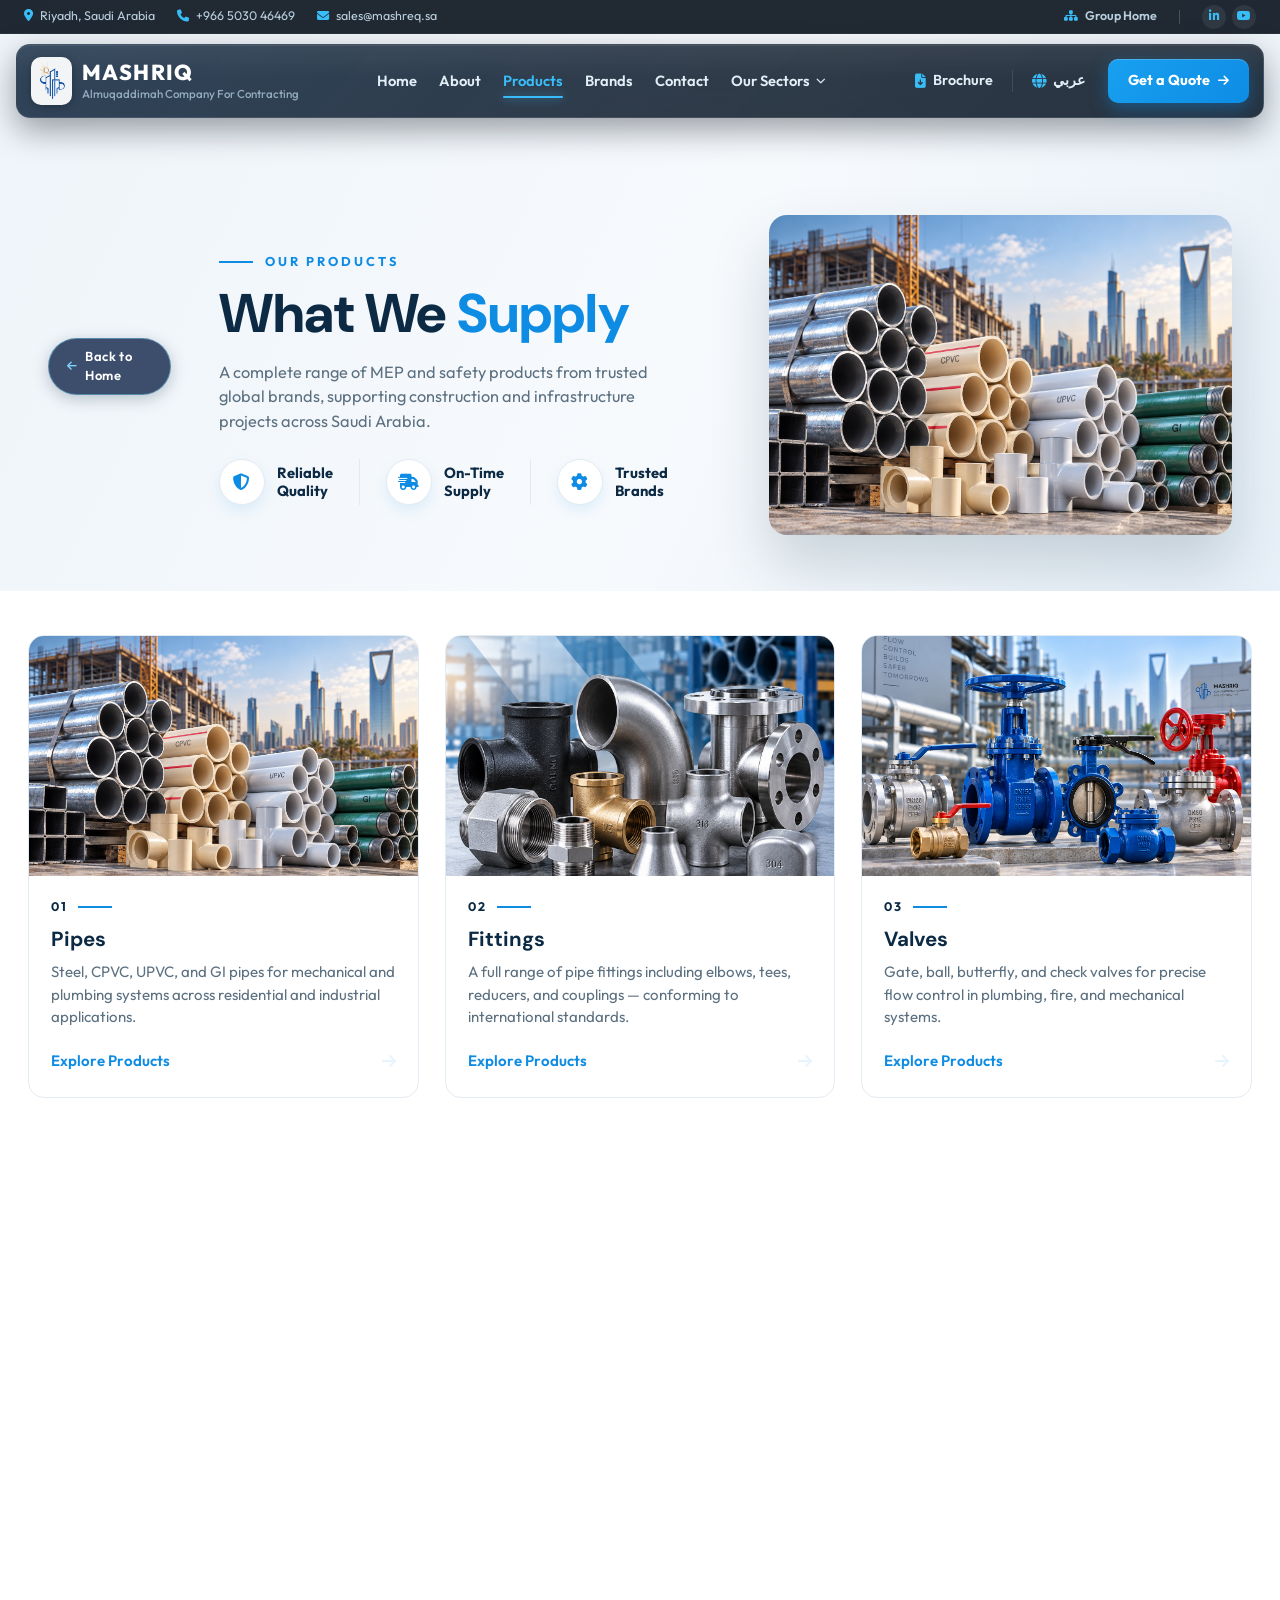
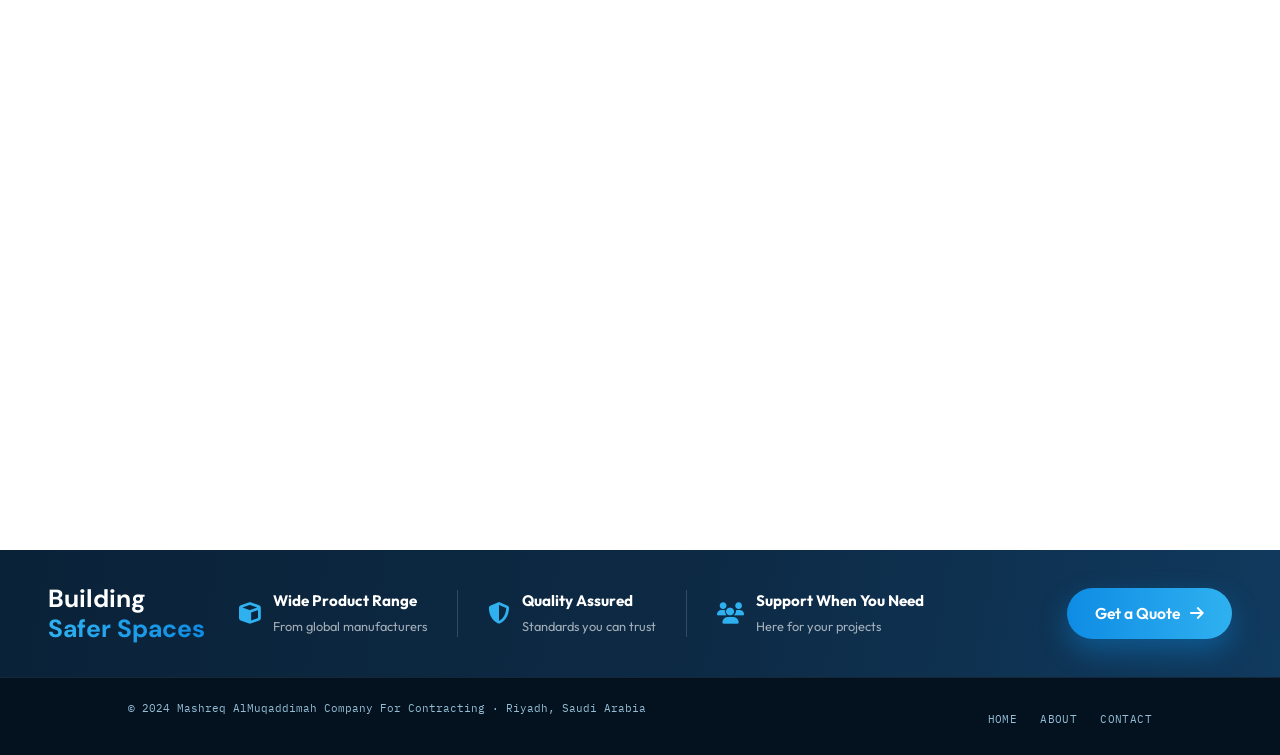
<file: products.html>
<!DOCTYPE html>
<html lang="en" dir="ltr">
<head>
  <meta charset="UTF-8">
  <meta name="viewport" content="width=device-width, initial-scale=1.0">
  <title>Products · Mashreq</title>
  <link href="https://cdn.jsdelivr.net/npm/bootstrap@5.3.2/dist/css/bootstrap.min.css" rel="stylesheet">
  <link rel="preconnect" href="https://fonts.googleapis.com">
  <link rel="preconnect" href="https://fonts.gstatic.com" crossorigin>
  <link href="https://fonts.googleapis.com/css2?family=DM+Sans:opsz,wght@9..40,300;9..40,400;9..40,500;9..40,600;9..40,700&family=DM+Serif+Display:ital@0;1&family=IBM+Plex+Mono:wght@400;500&display=swap" rel="stylesheet">
  <link rel="stylesheet" href="https://cdnjs.cloudflare.com/ajax/libs/font-awesome/6.5.0/css/all.min.css">

  <!-- ✅ FIX: styles.css linked first, no conflicting :root block below -->
  <link rel="stylesheet" href="styles.css?v=19">

  <!-- ============== PRODUCTS PAGE (mockup design) ============== -->
  <style>
    :root {
      --pw-navy: #0d2a45;
      --pw-blue: #0e8ce4;
      --pw-ice: #f4f8fb;
      --pw-line: #e3ebf2;
      --pw-muted: #5c7080;
    }

    /* ── Hero header ── */
    .pw-hero {
      position: relative;
      background: linear-gradient(115deg, #eef4f9 0%, #f7fafd 55%, #e7f0f8 100%);
      overflow: hidden;
      padding: 215px 0 56px;
    }
    .pw-hero-inner {
      max-width: 1240px;
      margin: 0 auto;
      padding: 0 28px;
      display: flex;
      align-items: center;
      gap: 48px;
    }
    .pw-hero-copy { flex: 1 1 52%; position: relative; z-index: 2; }
    .pw-hero-img {
      flex: 1 1 48%;
      position: relative;
      z-index: 1;
      border-radius: 18px;
      overflow: hidden;
      box-shadow: 0 30px 60px rgba(13, 42, 69, 0.18);
    }
    .pw-hero-img img { width: 100%; height: 320px; object-fit: cover; }
    .pw-eyebrow {
      display: inline-flex;
      align-items: center;
      gap: 12px;
      font-size: 0.8rem;
      font-weight: 700;
      letter-spacing: 3px;
      color: var(--pw-blue);
      text-transform: uppercase;
      margin-bottom: 14px;
    }
    .pw-eyebrow::before { content: ""; width: 34px; height: 2px; background: var(--pw-blue); }
    .pw-hero h1 {
      font-family: 'DM Sans', sans-serif;
      font-size: clamp(2.4rem, 4.4vw, 3.4rem);
      font-weight: 800;
      color: var(--pw-navy);
      margin: 0 0 16px;
      line-height: 1.08;
    }
    .pw-hero h1 span { color: var(--pw-blue); }
    .pw-hero-sub {
      color: var(--pw-muted);
      font-size: 1.02rem;
      max-width: 460px;
      margin: 0 0 26px;
    }
    .pw-feats {
      display: flex;
      align-items: center;
      gap: 26px;
      flex-wrap: wrap;
    }
    .pw-feat {
      display: flex;
      align-items: center;
      gap: 12px;
    }
    .pw-feat + .pw-feat { border-left: 1px solid var(--pw-line); padding-left: 26px; }
    .pw-feat-icon {
      width: 46px; height: 46px;
      border-radius: 50%;
      background: #fff;
      border: 1px solid var(--pw-line);
      color: var(--pw-blue);
      display: grid; place-items: center;
      font-size: 1.05rem;
      box-shadow: 0 6px 14px rgba(14, 140, 228, 0.10);
      flex: none;
    }
    .pw-feat b { display: block; font-size: 0.92rem; color: var(--pw-navy); line-height: 1.25; }

    /* ── Cards grid ── */
    .pw-main { background: #fff; padding: 44px 28px 74px; }
    .pw-grid {
      max-width: 1240px;
      margin: 0 auto;
      display: grid;
      grid-template-columns: repeat(3, 1fr);
      gap: 26px;
    }
    .pw-card {
      background: #fff;
      border: 1px solid var(--pw-line);
      border-radius: 16px;
      overflow: hidden;
      display: flex;
      flex-direction: column;
      text-decoration: none;
      color: inherit;
      transition: transform 0.3s ease, box-shadow 0.3s ease, border-color 0.3s ease;
    }
    .pw-card h3, .pw-card p, .pw-num, .pw-explore { text-decoration: none; }
    .pw-card p { color: var(--pw-muted); }
    .pw-card:hover {
      transform: translateY(-6px);
      box-shadow: 0 24px 48px rgba(13, 42, 69, 0.14);
      border-color: rgba(14, 140, 228, 0.45);
    }
    .pw-card-img { height: 240px; overflow: hidden; background: #dfe9f1; }
    .pw-card-img img {
      width: 100%; height: 100%; object-fit: cover;
      transition: transform 0.5s ease;
    }
    .pw-card:hover .pw-card-img img { transform: scale(1.06); }
    .pw-card-body { padding: 22px 22px 24px; display: flex; flex-direction: column; flex: 1; }
    .pw-num {
      display: flex; align-items: center; gap: 10px;
      font-size: 0.78rem; font-weight: 700; letter-spacing: 2px;
      color: var(--pw-navy); margin-bottom: 10px;
    }
    .pw-num::after { content: ""; width: 34px; height: 2px; background: var(--pw-blue); }
    .pw-card h3 {
      font-family: 'DM Sans', sans-serif;
      font-size: 1.28rem; font-weight: 700;
      color: var(--pw-navy); margin: 0 0 10px;
    }
    .pw-card p { color: var(--pw-muted); font-size: 0.94rem; margin: 0 0 20px; flex: 1; }
    .pw-card-foot {
      display: flex; align-items: center; justify-content: space-between;
      margin-top: auto;
    }
    .pw-explore {
      font-size: 0.94rem; font-weight: 600; color: var(--pw-blue);
      display: inline-flex; align-items: center; gap: 8px;
    }
    .pw-explore .pw-arrow {
      width: 40px; height: 40px; border-radius: 50%;
      background: #e3f2fc; color: var(--pw-blue);
      display: grid; place-items: center;
      transition: background 0.25s ease, color 0.25s ease, transform 0.25s ease;
    }
    .pw-card-foot:hover .pw-arrow {
      background: var(--pw-blue); color: #fff; transform: translateX(3px);
    }

    /* ── Bottom dark strip ── */
    .pw-strip {
      background: linear-gradient(100deg, #0a2238 0%, #0d2a45 55%, #103a5e 100%);
      color: #fff;
    }
    .pw-strip-inner {
      max-width: 1240px; margin: 0 auto; padding: 34px 28px;
      display: flex; align-items: center; gap: 34px; flex-wrap: wrap;
    }
    .pw-strip-title {
      font-family: 'DM Sans', sans-serif;
      font-size: 1.55rem; font-weight: 700; line-height: 1.2;
    }
    .pw-strip-title span {
      display: block;
      background: linear-gradient(90deg, #2fb1f0, #0e8ce4);
      -webkit-background-clip: text; background-clip: text; color: transparent;
    }
    .pw-strip-feats { display: flex; align-items: center; gap: 30px; flex-wrap: wrap; flex: 1; }
    .pw-strip-feat { display: flex; align-items: center; gap: 12px; }
    .pw-strip-feat + .pw-strip-feat { border-left: 1px solid rgba(255,255,255,0.16); padding-left: 30px; }
    .pw-strip-feat i { color: #2fb1f0; font-size: 1.35rem; }
    .pw-strip-feat b { display: block; font-size: 0.95rem; }
    .pw-strip-feat small { color: rgba(255,255,255,0.62); font-size: 0.8rem; }
    .pw-strip-cta {
      background: linear-gradient(90deg, #0e8ce4, #2fb1f0);
      color: #fff; font-weight: 600; font-size: 0.98rem;
      padding: 14px 28px; border-radius: 999px;
      display: inline-flex; align-items: center; gap: 10px;
      text-decoration: none;
      box-shadow: 0 12px 28px rgba(14, 140, 228, 0.4);
      transition: transform 0.25s ease, box-shadow 0.25s ease;
      white-space: nowrap;
    }
    .pw-strip-cta:hover { transform: translateY(-2px); box-shadow: 0 16px 34px rgba(14, 140, 228, 0.5); color: #fff; }

    /* ── Responsive ── */
    @media (max-width: 1024px) {
      .pw-grid { grid-template-columns: repeat(2, 1fr); }
      .pw-hero { padding-top: 195px; }
      .pw-hero-img img { height: 260px; }
    }
    @media (max-width: 720px) {
      .pw-hero-inner { flex-direction: column; align-items: stretch; gap: 28px; }
      .pw-hero-img { order: -1; }
      .pw-hero-img img { height: 200px; }
      .pw-feat + .pw-feat { border-left: 0; padding-left: 0; }
      .pw-grid { grid-template-columns: 1fr; }
      .pw-strip-inner { flex-direction: column; align-items: flex-start; gap: 22px; }
      .pw-strip-feats { flex-direction: column; align-items: flex-start; gap: 16px; }
      .pw-strip-feat + .pw-strip-feat { border-left: 0; padding-left: 0; }
    }
  </style>

  <!-- ============== NAV2 (same as index) ============== -->
<style>
  /* page rules (navbar styles now live in styles.css) */


    /* Push page content below fixed nav */
    body { padding-top: 0 !important; }

    #navbar.navbar-custom { display: none !important; }

    /* ---- Back to Home pill (top of hero) ---- */
  .back-home {
    display: inline-flex; align-items: center; gap: 8px;
    padding: 8px 18px; margin-bottom: 18px;
    background: rgba(255, 255, 255, 0.14);
    border: 1px solid rgba(255, 255, 255, 0.35);
    border-radius: 999px;
    color: #fff; font-size: 13px; font-weight: 600; letter-spacing: 0.4px;
    text-decoration: none;
    backdrop-filter: blur(6px); -webkit-backdrop-filter: blur(6px);
    transition: background .18s ease, transform .18s ease, color .18s ease;
  }

  .back-home i { font-size: 11px; transition: transform .18s ease; }

  .back-home:hover { background: #fff; color: #14294c; transform: translateX(-2px); }

  .back-home:hover i { transform: translateX(-2px); }

  /* ---- Back to Home pill on light heroes: dark bluish tint ---- */
  .back-home.on-light {
    background: rgba(20, 41, 76, 0.82);
    border: 1px solid rgba(125, 211, 248, 0.45);
    color: #ffffff;
    box-shadow: 0 4px 16px rgba(13, 42, 69, 0.25);
    backdrop-filter: blur(6px); -webkit-backdrop-filter: blur(6px);
  }

  .back-home.on-light i { color: #7dd3f8; }

  .back-home.on-light:hover { background: #0e8ce4; border-color: #0e8ce4; color: #fff; }

  .back-home.on-light:hover i { color: #fff; }
  </style>
  
  <link href="https://fonts.googleapis.com/css2?family=Tajawal:wght@400;500;700;800&display=swap" rel="stylesheet">
  <style>
    html[lang="ar"] body, html[lang="ar"] h1, html[lang="ar"] h2, html[lang="ar"] h3, html[lang="ar"] h4, html[lang="ar"] h5, html[lang="ar"] h6,
    html[lang="ar"] p, html[lang="ar"] span, html[lang="ar"] b, html[lang="ar"] small, html[lang="ar"] li, html[lang="ar"] a, html[lang="ar"] button { font-family: 'Tajawal', 'DM Sans', sans-serif !important; }
    html[lang="ar"] h1 { line-height: 1.35; }
    html[lang="ar"] h2 { line-height: 1.4; }
    html[lang="ar"] * { letter-spacing: 0 !important; }
    html[lang="ar"] a[href^="tel"], html[lang="ar"] a[href^="mailto"], html[lang="ar"] .ab-vertical { direction: ltr; unicode-bidi: embed; }
    html[lang="ar"] .ab-checklist li i { margin-left: 10px; margin-right: 0; }
    html[dir="rtl"] .fa-arrow-right { transform: scaleX(-1); }
  </style>
</head>
<body>

  
<div class="nav2-wrap" id="nav2">
    <div class="nav2-utility">
      <div class="nav2-utility-inner">
        <ul class="nav2-u-list">
          <li><span><i class="fa-solid fa-location-dot"></i><span data-i18n="tb_location">Riyadh, Saudi Arabia</span></span></li>
          <li><a href="tel:+966503046469"><i class="fa-solid fa-phone"></i><bdi>+966 5030 46469</bdi></a></li>
          <li><a href="mailto:sales@mashreq.sa"><i class="fa-solid fa-envelope"></i>sales@mashreq.sa</a></li>
        </ul>
        <ul class="nav2-u-list">
          <li><a class="nav2-u-group" href="./index.html"><i class="fa-solid fa-sitemap"></i><span data-i18n="tb_group">Group Home</span></a></li>
          <li class="nav2-u-divider" aria-hidden="true"></li>
          <li class="nav2-u-soc">
            <a href="#" aria-label="LinkedIn"><i class="fa-brands fa-linkedin-in"></i></a>
            <a href="#" aria-label="YouTube"><i class="fa-brands fa-youtube"></i></a>
          </li>
        </ul>
      </div>
    </div>

    <nav class="nav2-main" aria-label="Main navigation">
      <div class="nav2-main-inner">
        <a href="./index.html" class="nav2-brand" title="Mashriq Group home">
          <img src="./images/logo.png" alt="Mashriq Almuqaddimah logo">
          <span class="nav2-brand-text">
            <span class="nav2-brand-name" data-i18n="brand_name">MASHRIQ</span>
            <span class="nav2-brand-sub" data-i18n="brand_sub">Almuqaddimah Company For Contracting</span>
          </span>
        </a>

        <ul class="nav2-links">
          <li><a class="nav2-link" href="./mep-home.html" data-i18n="nav_home">Home</a></li>
          <li><a class="nav2-link" href="./aboutus.html" data-i18n="nav_about">About</a></li>
          <li><a class="nav2-link active" href="./products.html" data-i18n="nav_products">Products</a></li>
          <li><a class="nav2-link" href="./brands.html" data-i18n="nav_brands">Brands</a></li>
          <li><a class="nav2-link" href="./contact.html" data-i18n="nav_contact">Contact</a></li>
          <li class="nav2-dd">
            <a class="nav2-link" href="#" aria-haspopup="true"><span data-i18n="nav_sectors">Our Sectors</span><i class="fa-solid fa-chevron-down nav2-caret" aria-hidden="true"></i></a>
            <div class="nav2-dd-menu">
              <a href="./sectors.html" data-i18n="x_all_sectors">All Sectors</a>
              <a href="./mep-home.html" data-i18n="sect_link1">Trading &amp; Contracting</a>
              <a href="./sector-rentals.html" data-i18n="sect_link2">Mashreq Rentals</a>
              <a href="./sector-om.html" data-i18n="sect_link3">Mashreq Operation &amp; Maintenance</a>
              <a href="./sector-fm.html" data-i18n="sect_link4">Mashreq Facility Management</a>
            </div>
          </li>
        </ul>

        <div class="nav2-right">
          <a class="nav2-text-btn" href="files/a4%20brochure%20final.pdf" download title="Download company brochure"><i class="fa-solid fa-file-arrow-down"></i><span class="lbl" data-i18n="x_brochure">Brochure</span></a>
          <span class="nav2-sep" aria-hidden="true"></span>
          <button class="nav2-text-btn nav2-lang" id="langToggle" type="button" title="Switch language"><i class="fa-solid fa-globe"></i> عربي</button>
          <a class="nav2-quote" href="./get-quote.html"><span data-i18n="nav_quote">Get a Quote</span><i class="fa-solid fa-arrow-right" aria-hidden="true"></i></a>
        </div>
      </div>
    </nav>
  </div>


  <!-- ============================================================
       ✅ FIX: mob-nav comes FIRST — same order as mep-home.html.
       Previously it was after the desktop navbar, causing z-index
       and layout differences between the two pages.
       ============================================================ -->
  <nav class="mob-nav" id="mobNav">
  <div class="mob-nav-bar">

    <!-- Brand -->
    <a href="./index.html" class="mob-brand" title="Mashriq Group home">
      <img src="./images/logo.png" alt="Mashriq Logo" class="mob-logo">
      <div class="mob-brand-info">
        <span data-i18n="brand_name" class="mob-brand-name">MASHRIQ</span>
        <span class="mob-brand-tagline" data-i18n="brand_tagline">Almuqaddimah Company For Contracting</span>
        <span class="mob-brand-sub">+966 503046469 | sales@mashreq.sa</span>
      </div>
    </a>

    <!-- Hamburger -->
    <button class="mob-burger" id="mobBurger" aria-label="Open menu">
      <span></span>
      <span></span>
      <span></span>
    </button>

  </div>

  <!-- Full overlay menu -->
  <div class="mob-overlay" id="mobOverlay">
    <div class="mob-overlay-inner">

      <!-- Top row in overlay -->
      <div class="mob-overlay-top">
        <a href="./index.html" class="mob-brand" title="Mashriq Group home">
          <img src="./images/logo.png" alt="Mashriq Logo" class="mob-logo">
          <div class="mob-brand-info">
            <span data-i18n="brand_name" class="mob-brand-name">MASHRIQ</span>
            <span class="mob-brand-tagline" data-i18n="brand_tagline">Almuqaddimah Company For Contracting</span>
            <span class="mob-brand-sub">+966 503046469 | sales@mashreq.sa</span>
          </div>
        </a>
        <button class="mob-close" id="mobClose" aria-label="Close menu"><i class="fa-solid fa-xmark"></i></button>
      </div>

      <!-- Links -->
      <ul class="mob-menu-links">
        <li><a href="./mep-home.html" class="mob-menu-link active"><i class="fa-solid fa-house"></i><span data-i18n="nav_home">Home</span></a></li>
        <li><a href="./aboutus.html" class="mob-menu-link"><i class="fa-solid fa-building"></i><span data-i18n="nav_about">About Us</span></a></li>
        <li>
          <button class="mob-menu-link mob-acc-btn" id="mobAccBtn" aria-expanded="false" aria-controls="mobAccBody">
            <i class="fa-solid fa-table-cells-large"></i>
            <span data-i18n="nav_sectors">Our Sectors</span>
            <i class="fa-solid fa-chevron-down mob-chev"></i>
          </button>
          <div class="mob-acc-body" id="mobAccBody">
            <a href="./sectors.html" class="mob-sub-link" data-i18n="x_all_sectors">All Sectors</a>
            <a href="./mep-home.html" class="mob-sub-link" data-i18n="sect_link1">Trading &amp; Contracting</a>
            <a href="./sector-rentals.html" class="mob-sub-link" data-i18n="sect_link2">Mashreq Rentals</a>
            <a href="./sector-om.html" class="mob-sub-link" data-i18n="sect_link3">Mashreq Operation &amp; Maintenance</a>
            <a href="./sector-fm.html" class="mob-sub-link" data-i18n="sect_link4">Mashreq Facility Management</a>
          </div>
        </li>
        <li><a href="./products.html" class="mob-menu-link"><i class="fa-solid fa-box-open"></i><span data-i18n="nav_products">Our Products</span></a></li>
        <li><a href="./brands.html" class="mob-menu-link"><i class="fa-solid fa-file-lines"></i><span data-i18n="nav_brands">Brands</span></a></li>
        <li><a href="./contact.html" class="mob-menu-link"><i class="fa-solid fa-envelope"></i><span data-i18n="nav_contact">Contact Us</span></a></li>
      </ul>

      <!-- Contact block -->
      <div class="mob-contact">
        <a href="tel:+966503046469"><i class="fa-solid fa-phone"></i>+966 50 304 6469</a>
        <a href="mailto:sales@mashreq.sa"><i class="fa-solid fa-envelope"></i>sales@mashreq.sa</a>
        <span class="mob-c-item"><i class="fa-solid fa-location-dot"></i><span data-i18n="tb_location">Riyadh, Saudi Arabia</span></span>
      </div>

      <!-- Socials -->
      <div class="mob-socials">
        <a href="#" aria-label="LinkedIn"><i class="fa-brands fa-linkedin-in"></i></a>
        <a href="#" aria-label="Instagram"><i class="fa-brands fa-instagram"></i></a>
        <a href="#" aria-label="YouTube"><i class="fa-brands fa-youtube"></i></a>
      </div>

      <!-- Bottom actions -->
      <div class="mob-overlay-footer">
        <a href="./get-quote.html" class="mob-cta-btn"><span data-i18n="nav_quote">Get a Quote</span> <i class="fa-solid fa-arrow-right"></i></a>
        <button class="mob-lang-btn" id="langToggleMob" data-i18n="nav_lang">عربي</button>
      </div>

      <div class="mob-tagline-bottom" data-i18n="tagline_people">People · Projects · Progress</div>

    </div>
  </div>
</nav>

  

  <!-- ============== PRODUCTS PAGE ============== -->

  <!-- Hero header -->
  <header class="pw-hero">
    <div class="pw-hero-inner">
  <a href="./mep-home.html" class="back-home on-light"><i class="fa-solid fa-arrow-left"></i><span data-i18n="back_home">Back to Home</span></a>
      <div class="pw-hero-copy">
        <div class="pw-eyebrow" data-i18n="pw_eyebrow">Our Products</div>
        <h1 data-i18n="pw_h1">What We <span>Supply</span></h1>
        <p class="pw-hero-sub" data-i18n="pw_hero_sub">A complete range of MEP and safety products from trusted global brands, supporting construction and infrastructure projects across Saudi Arabia.</p>
        <div class="pw-feats">
          <div class="pw-feat">
            <span class="pw-feat-icon"><i class="fa-solid fa-shield-halved"></i></span>
            <b data-i18n="pw_feat1">Reliable<br>Quality</b>
          </div>
          <div class="pw-feat">
            <span class="pw-feat-icon"><i class="fa-solid fa-truck-fast"></i></span>
            <b data-i18n="pw_feat2">On-Time<br>Supply</b>
          </div>
          <div class="pw-feat">
            <span class="pw-feat-icon"><i class="fa-solid fa-gear"></i></span>
            <b data-i18n="pw_feat3">Trusted<br>Brands</b>
          </div>
        </div>
      </div>
      <div class="pw-hero-img">
        <img src="./images/pipes-new.png" alt="MEP product range">
      </div>
    </div>
  </header>

  <!-- Cards grid -->
  <main class="pw-main">
    <div class="pw-grid">

      <a href="./mep-home.html#products" class="pw-card fade-up">
        <div class="pw-card-img"><img src="./images/pipes-new.png" alt="Pipes" onerror="this.style.display='none'"></div>
        <div class="pw-card-body">
          <span class="pw-num">01</span>
          <h3 data-i18n="pw_p1_t">Pipes</h3>
          <p data-i18n="pw_p1_p">Steel, CPVC, UPVC, and GI pipes for mechanical and plumbing systems across residential and industrial applications.</p>
          <div class="pw-card-foot">
            <span class="pw-explore" data-i18n="pw_explore">Explore Products</span>
            <span class="pw-arrow"><i class="fa-solid fa-arrow-right"></i></span>
          </div>
        </div>
      </a>

      <a href="./mep-home.html#products" class="pw-card fade-up">
        <div class="pw-card-img"><img src="./images/fittings-new.png" alt="Fittings" onerror="this.style.display='none'"></div>
        <div class="pw-card-body">
          <span class="pw-num">02</span>
          <h3 data-i18n="pw_p2_t">Fittings</h3>
          <p data-i18n="pw_p2_p">A full range of pipe fittings including elbows, tees, reducers, and couplings — conforming to international standards.</p>
          <div class="pw-card-foot">
            <span class="pw-explore" data-i18n="pw_explore">Explore Products</span>
            <span class="pw-arrow"><i class="fa-solid fa-arrow-right"></i></span>
          </div>
        </div>
      </a>

      <a href="./mep-home.html#products" class="pw-card fade-up">
        <div class="pw-card-img"><img src="./images/valves-new.png" alt="Valves" onerror="this.style.display='none'"></div>
        <div class="pw-card-body">
          <span class="pw-num">03</span>
          <h3 data-i18n="pw_p3_t">Valves</h3>
          <p data-i18n="pw_p3_p">Gate, ball, butterfly, and check valves for precise flow control in plumbing, fire, and mechanical systems.</p>
          <div class="pw-card-foot">
            <span class="pw-explore" data-i18n="pw_explore">Explore Products</span>
            <span class="pw-arrow"><i class="fa-solid fa-arrow-right"></i></span>
          </div>
        </div>
      </a>

      <a href="./mep-home.html#products" class="pw-card fade-up">
        <div class="pw-card-img"><img src="./images/pipe_upvc.jpg" alt="CPVC & UPVC" onerror="this.style.display='none'"></div>
        <div class="pw-card-body">
          <span class="pw-num">04</span>
          <h3 data-i18n="pw_p4_t">CPVC &amp; UPVC Pipes &amp; Fittings</h3>
          <p data-i18n="pw_p4_p">High-performance thermoplastic piping systems suitable for hot and cold water, drainage, and chemical applications.</p>
          <div class="pw-card-foot">
            <span class="pw-explore" data-i18n="pw_explore">Explore Products</span>
            <span class="pw-arrow"><i class="fa-solid fa-arrow-right"></i></span>
          </div>
        </div>
      </a>

      <a href="./mep-home.html#products" class="pw-card fade-up">
        <div class="pw-card-img"><img src="./images/sprinkler-irrigation.webp" alt="Sprinklers" onerror="this.style.display='none'"></div>
        <div class="pw-card-body">
          <span class="pw-num">05</span>
          <h3 data-i18n="pw_p5_t">Sprinklers</h3>
          <p data-i18n="pw_p5_p">Concealed, pendant, and upright sprinkler heads compliant with NFPA and international fire suppression standards.</p>
          <div class="pw-card-foot">
            <span class="pw-explore" data-i18n="pw_explore">Explore Products</span>
            <span class="pw-arrow"><i class="fa-solid fa-arrow-right"></i></span>
          </div>
        </div>
      </a>

      <a href="./mep-home.html#products" class="pw-card fade-up">
        <div class="pw-card-img"><img src="./images/fire.jpg" alt="Fire Fighting" onerror="this.style.display='none'"></div>
        <div class="pw-card-body">
          <span class="pw-num">06</span>
          <h3 data-i18n="pw_p6_t">Fire Fighting &amp; Safety Equipment</h3>
          <p data-i18n="pw_p6_p">Fire extinguishers, hose reels, cabinets, PPE, and signage for complete site safety compliance.</p>
          <div class="pw-card-foot">
            <span class="pw-explore" data-i18n="pw_explore">Explore Products</span>
            <span class="pw-arrow"><i class="fa-solid fa-arrow-right"></i></span>
          </div>
        </div>
      </a>

      <a href="./mep-home.html#products" class="pw-card fade-up">
        <div class="pw-card-img"><img src="./images/electrical-new.png" alt="Electrical" onerror="this.style.display='none'"></div>
        <div class="pw-card-body">
          <span class="pw-num">07</span>
          <h3 data-i18n="pw_p7_t">Electrical Items</h3>
          <p data-i18n="pw_p7_p">Wires, cables, conduits, switchgear, and distribution components for commercial and industrial electrical installations.</p>
          <div class="pw-card-foot">
            <span class="pw-explore" data-i18n="pw_explore">Explore Products</span>
            <span class="pw-arrow"><i class="fa-solid fa-arrow-right"></i></span>
          </div>
        </div>
      </a>

    </div>
  </main>

  <!-- BUILDING SAFER SPACES STRIP -->
  <section class="pw-strip">
    <div class="pw-strip-inner">
      <div class="pw-strip-title" data-i18n="pw_strip_h">Building <span>Safer Spaces</span></div>
      <div class="pw-strip-feats">
        <div class="pw-strip-feat">
          <i class="fa-solid fa-cube"></i>
          <div><b data-i18n="pw_sf1_t">Wide Product Range</b><small data-i18n="pw_sf1_p">From global manufacturers</small></div>
        </div>
        <div class="pw-strip-feat">
          <i class="fa-solid fa-shield-halved"></i>
          <div><b data-i18n="pw_sf2_t">Quality Assured</b><small data-i18n="pw_sf2_p">Standards you can trust</small></div>
        </div>
        <div class="pw-strip-feat">
          <i class="fa-solid fa-users"></i>
          <div><b data-i18n="pw_sf3_t">Support When You Need</b><small data-i18n="pw_sf3_p">Here for your projects</small></div>
        </div>
      </div>
      <a href="./contact.html" class="pw-strip-cta"><span data-i18n="nav_quote">Get a Quote</span> <i class="fa-solid fa-arrow-right"></i></a>
    </div>
  </section>

  <!-- PAGE FOOTER -->
  <footer class="page-footer">
    <p data-i18n="x_ft_copy_short" dir="ltr">© 2024 Mashreq AlMuqaddimah Company For Contracting · Riyadh, Saudi Arabia</p>
    <div class="links">
      <a href="./mep-home.html" data-i18n="pw_ft_home">Home</a>
      <a href="./aboutus.html" data-i18n="pw_ft_about">About</a>
      <a href="./contact.html" data-i18n="pw_ft_contact">Contact</a>
    </div>
  </footer>

  <!-- Bootstrap JS -->
  <script src="https://cdn.jsdelivr.net/npm/bootstrap@5.3.2/dist/js/bootstrap.bundle.min.js"></script>

  <!-- Translation logic (same as mep-home.html) -->
  <script src="./nav.js?v=1"></script>
<script src="translations.js?v=11"></script>

  <script>
    // ── Mobile nav ──────────────────────────────────────────────
    const mobBurger  = document.getElementById('mobBurger');
    const mobClose   = document.getElementById('mobClose');
    const mobOverlay = document.getElementById('mobOverlay');
    const mobAccBtn  = document.getElementById('mobAccBtn');
    const mobAccBody = document.getElementById('mobAccBody');
    const langToggleMob = document.getElementById('langToggleMob');

    function openMobMenu()  { mobOverlay.classList.add('is-open');    document.body.style.overflow = 'hidden'; }
    function closeMobMenu() { mobOverlay.classList.remove('is-open'); document.body.style.overflow = ''; }

    if (mobBurger)  mobBurger.addEventListener('click', openMobMenu);
    if (mobClose)   mobClose.addEventListener('click',  closeMobMenu);

    if (mobOverlay) {
      mobOverlay.querySelectorAll('a').forEach(link => link.addEventListener('click', closeMobMenu));
    }

    if (mobAccBtn && mobAccBody) {
      mobAccBtn.addEventListener('click', () => mobAccBody.classList.toggle('open'));
    }

    if (langToggleMob) {
      langToggleMob.addEventListener('click', () => {
        if (typeof toggleLanguage === 'function') toggleLanguage();
        const isRtl = document.documentElement.dir === 'rtl';
        langToggleMob.textContent = isRtl ? 'English' : 'عربي';
      });
    }

    // ── Desktop lang toggles ────────────────────────────────────
    document.addEventListener('DOMContentLoaded', () => {
      document.querySelectorAll('#langToggle, #langToggleMobile').forEach(btn => {
        btn.addEventListener('click', () => {
          if (typeof toggleLanguage === 'function') toggleLanguage();
        });
      });
    });

    // ── Navbar scroll effect (identical to mep-home.html) ──────────
    window.addEventListener('scroll', () => {
      const nb = document.getElementById('navbar');
      if (nb) nb.classList.toggle('scrolled', window.scrollY > 60);
    });

    // ── Scroll-reveal ───────────────────────────────────────────
    const observer = new IntersectionObserver(
      entries => entries.forEach(e => e.target.classList.toggle('visible', e.isIntersecting)),
      { threshold: 0.08 }
    );
    document.querySelectorAll('.fade-up').forEach(el => observer.observe(el));
  </script>

</body>
</html>
</file>
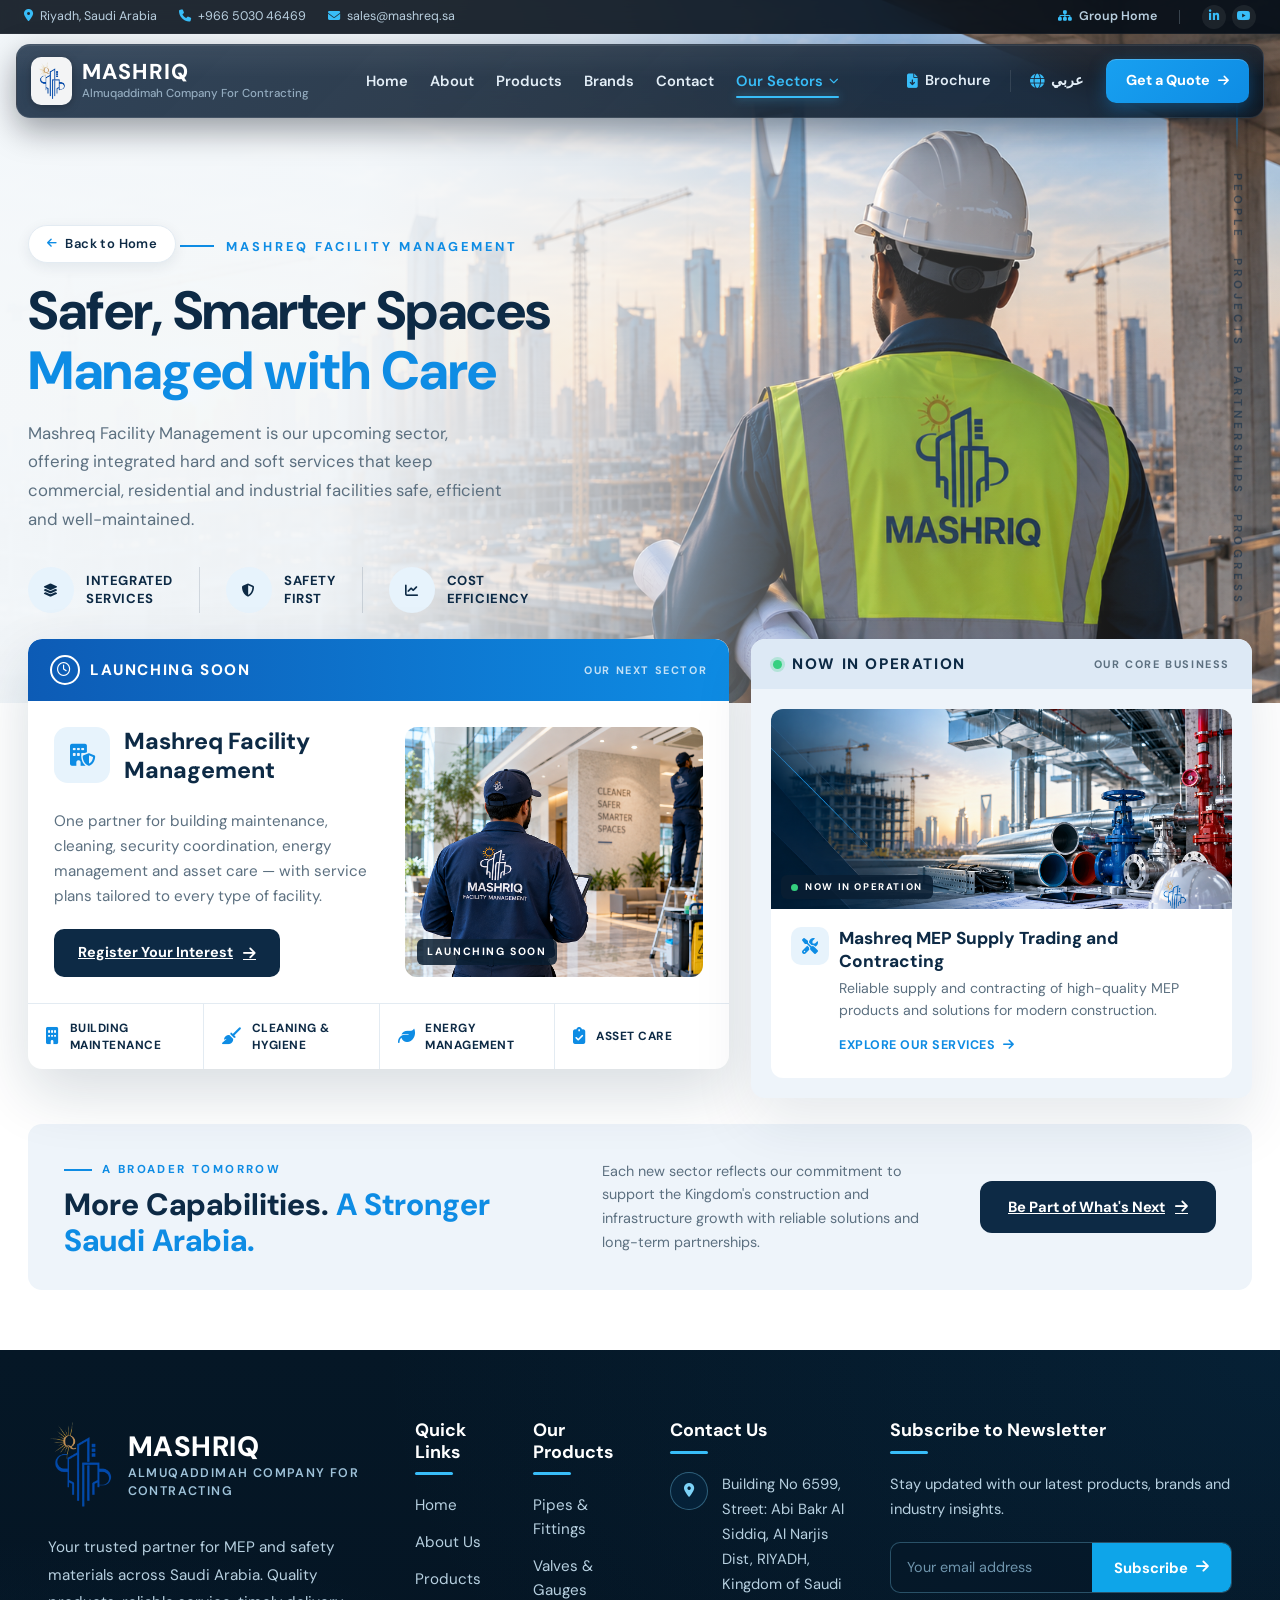
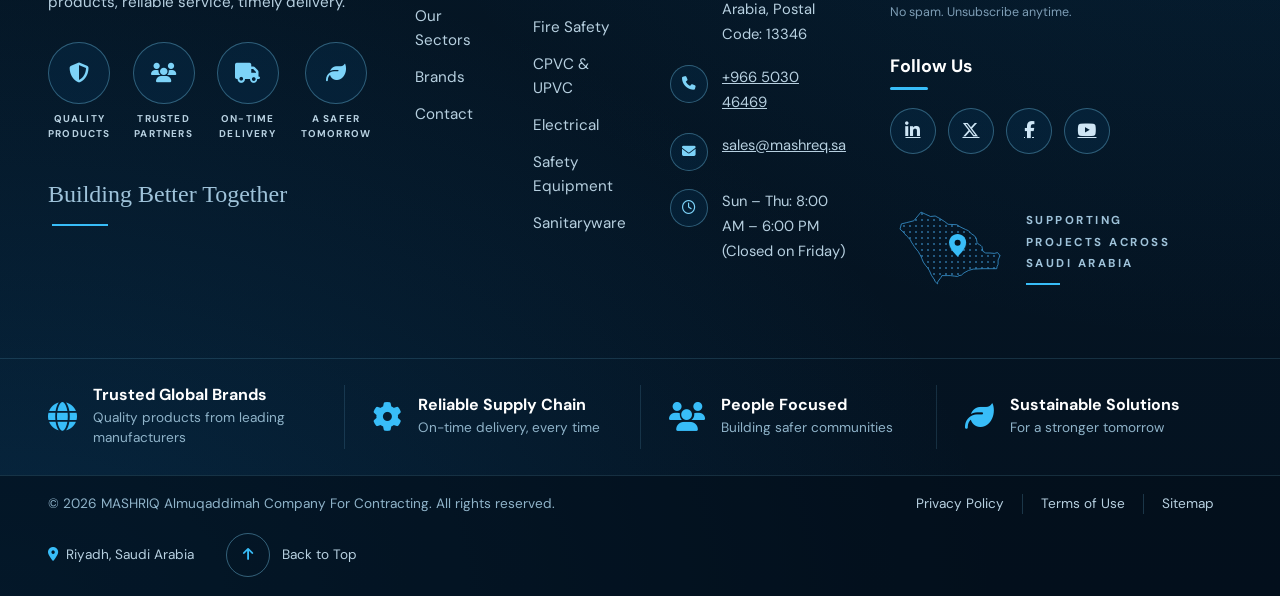
<file: sector-fm.html>
<!DOCTYPE html>
<html lang="en" dir="ltr">
<head>
  <meta charset="UTF-8">
  <meta name="viewport" content="width=device-width, initial-scale=1.0">
  <title>Mashreq Facility Management · Integrated FM Services in Riyadh | Mashriq</title>
  <meta name="description" content="Mashreq Facility Management — integrated hard and soft services for commercial, residential and industrial facilities across Saudi Arabia. Launching soon from Mashriq Almuqaddimah.">
  <link rel="canonical" href="https://www.mashreq.sa/sector-fm.html">

  <link rel="preconnect" href="https://fonts.googleapis.com">
  <link rel="preconnect" href="https://fonts.gstatic.com" crossorigin>
  <link href="https://fonts.googleapis.com/css2?family=DM+Sans:opsz,wght@9..40,300;9..40,400;9..40,500;9..40,600;9..40,700&family=DM+Serif+Display:ital@0;1&family=IBM+Plex+Mono:wght@400;500&display=swap" rel="stylesheet">
  <link rel="stylesheet" href="styles.css?v=19">

  <link href="https://cdn.jsdelivr.net/npm/bootstrap@5.3.2/dist/css/bootstrap.min.css" rel="stylesheet">
  
    <link rel="stylesheet" href="https://cdnjs.cloudflare.com/ajax/libs/font-awesome/6.5.0/css/all.min.css">
<style>
  /* page rules (navbar styles now live in styles.css) */


    /* Push page content below fixed nav */
    body { padding-top: 0 !important; }

    #navbar.navbar-custom { display: none !important; }
  </style>
<style>
    :root {
      --sx-navy: #0d2a45;
      --sx-blue: #0e8ce4;
      --sx-blue-light: #2fb1f0;
      --sx-ice: #f4f8fb;
      --sx-line: #e3ebf2;
      --sx-muted: #5c7080;
      --sx-deep: #123a5c;
    }

    body {
      font-family: 'DM Sans', sans-serif;
      background: #fff;
      color: var(--sx-navy);
    }

    /* ── HERO ── */
    .sx-hero {
      position: relative;
      min-height: 640px;
      display: flex;
      align-items: center;
      background: url('./images/sector-engineer-sunset.png') center right / cover no-repeat;
      overflow: hidden;
    }
    .sx-hero::before {
      content: '';
      position: absolute; inset: 0;
      background: linear-gradient(95deg,
        rgba(244, 248, 251, 0.99) 0%,
        rgba(244, 248, 251, 0.97) 28%,
        rgba(244, 248, 251, 0.72) 46%,
        rgba(244, 248, 251, 0.18) 66%,
        rgba(244, 248, 251, 0.05) 100%);
    }
    .sx-hero-inner {
      position: relative; z-index: 2;
      width: 100%;
      max-width: 1280px;
      margin: 0 auto;
      padding: 225px 28px 90px;
    }
    .sx-eyebrow {
      display: inline-flex; align-items: center; gap: 12px;
      font-size: 0.8rem; font-weight: 700; letter-spacing: 3px;
      color: var(--sx-blue); text-transform: uppercase; margin-bottom: 16px;
    }
    .sx-eyebrow::before { content: ""; width: 34px; height: 2px; background: var(--sx-blue); }
    .sx-hero h1 {
      font-size: clamp(2.4rem, 4.2vw, 3.6rem);
      font-weight: 800;
      color: var(--sx-navy);
      line-height: 1.12;
      letter-spacing: -0.5px;
      margin: 0 0 18px;
      max-width: 640px;
    }
    .sx-hero h1 em { font-style: normal; color: var(--sx-blue); }
    .sx-hero-sub {
      font-size: 1.05rem;
      color: var(--sx-muted);
      line-height: 1.7;
      max-width: 480px;
      margin: 0 0 34px;
    }
    .sx-feats {
      display: flex;
      flex-wrap: wrap;
      gap: 0;
    }
    .sx-feat {
      display: flex; align-items: center; gap: 12px;
      padding: 0 26px;
      border-left: 1px solid rgba(13, 42, 69, 0.14);
    }
    .sx-feat:first-child { padding-left: 0; border-left: 0; }
    .sx-feat-icon {
      width: 46px; height: 46px; border-radius: 50%;
      background: #e7f3fc; color: var(--sx-blue);
      display: flex; align-items: center; justify-content: center;
      font-size: 1.1rem; flex-shrink: 0;
    }
    .sx-feat span {
      font-size: 0.82rem; font-weight: 700; letter-spacing: 0.6px;
      text-transform: uppercase; color: var(--sx-navy); line-height: 1.35;
    }
    .sx-vertical {
      position: absolute; right: 34px; top: 50%;
      transform: translateY(-50%);
      z-index: 2;
      display: flex; flex-direction: column; align-items: center; gap: 18px;
    }
    .sx-vertical::before {
      content: ''; width: 2px; height: 52px;
      background: linear-gradient(180deg, var(--sx-blue), transparent);
      margin-bottom: 4px;
    }
    .sx-vertical span {
      writing-mode: vertical-rl;
      font-size: 0.72rem; font-weight: 700; letter-spacing: 4px;
      text-transform: uppercase; color: rgba(13, 42, 69, 0.55);
    }

    /* ── PANELS (overlap hero) ── */
    .sx-panels {
      position: relative; z-index: 5;
      max-width: 1420px;
      margin: -64px auto 0;
      padding: 0 28px;
      display: grid;
      grid-template-columns: 1fr 1.08fr;
      gap: 22px;
      align-items: start;
    }

    .sx-panel-head {
      display: flex; align-items: center; justify-content: space-between;
      padding: 16px 22px;
      border-radius: 14px 14px 0 0;
    }
    .sx-panel-head h3 {
      display: flex; align-items: center; gap: 10px;
      margin: 0;
      font-size: 0.95rem; font-weight: 800; letter-spacing: 1.6px;
      text-transform: uppercase; color: #fff;
    }
    .sx-panel-head small {
      font-size: 0.68rem; font-weight: 700; letter-spacing: 1.6px;
      text-transform: uppercase; color: rgba(255,255,255,0.75);
    }

    /* Core business card */
    .sx-core { background: #fff; border-radius: 14px; box-shadow: 0 24px 60px rgba(13, 42, 69, 0.16); overflow: hidden; }
    .sx-core .sx-panel-head { background: linear-gradient(90deg, #0d5bb5, var(--sx-blue)); }
    .sx-core-dot {
      width: 9px; height: 9px; border-radius: 50%;
      background: #35d07f;
      box-shadow: 0 0 0 3px rgba(53, 208, 127, 0.25);
    }
    .sx-core-body { display: grid; grid-template-columns: 1.05fr 0.95fr; gap: 22px; padding: 26px; }
    .sx-core-copy { display: flex; flex-direction: column; }
    .sx-core-top { display: flex; gap: 14px; margin-bottom: 14px; }
    .sx-core-icon {
      width: 56px; height: 56px; border-radius: 14px;
      background: #e7f3fc; color: var(--sx-blue);
      display: flex; align-items: center; justify-content: center;
      font-size: 1.4rem; flex-shrink: 0;
    }
    .sx-core-copy h4 {
      font-size: 1.45rem; font-weight: 800; color: var(--sx-navy);
      line-height: 1.25; margin: 0 0 10px;
    }
    .sx-core-copy p { font-size: 0.95rem; color: var(--sx-muted); line-height: 1.65; margin: 0 0 20px; }
    .sx-core-btn {
      display: inline-flex; align-items: center; gap: 10px;
      align-self: flex-start;
      background: var(--sx-navy); color: #fff;
      font-size: 0.9rem; font-weight: 700;
      padding: 13px 24px; border-radius: 10px;
      transition: background 0.2s, transform 0.2s;
    }
    .sx-core-btn:hover { background: var(--sx-blue); transform: translateY(-2px); color: #fff; }
    .sx-core-img {
      border-radius: 12px;
      background: url('./images/hero-mep-supply.png') center / cover no-repeat;
      min-height: 240px;
    }
    .sx-core-feats {
      display: grid; grid-template-columns: repeat(4, 1fr);
      border-top: 1px solid var(--sx-line);
    }
    .sx-core-feat {
      display: flex; align-items: center; gap: 10px;
      padding: 16px 18px;
      border-left: 1px solid var(--sx-line);
      font-size: 0.74rem; font-weight: 700; letter-spacing: 0.5px;
      text-transform: uppercase; color: var(--sx-navy); line-height: 1.4;
    }
    .sx-core-feat:first-child { border-left: 0; }
    .sx-core-feat i { color: var(--sx-blue); font-size: 1.05rem; }

    /* Launching soon */
    .sx-soon { background: #eef4fa; border-radius: 14px; box-shadow: 0 24px 60px rgba(13, 42, 69, 0.10); overflow: hidden; }
    .sx-soon .sx-panel-head { background: #dde9f5; }
    .sx-soon .sx-panel-head h3 { color: var(--sx-navy); }
    .sx-soon .sx-panel-head small { color: var(--sx-muted); }
    .sx-soon-clock {
      width: 30px; height: 30px; border-radius: 50%;
      border: 2px solid var(--sx-navy);
      display: flex; align-items: center; justify-content: center;
      font-size: 0.85rem;
    }
    .sx-soon-grid {
      display: grid; grid-template-columns: repeat(3, 1fr);
      gap: 16px; padding: 20px;
    }
    .sx-soon-card {
      background: #fff; border-radius: 12px; overflow: hidden;
      display: flex; flex-direction: column;
      transition: transform 0.25s, box-shadow 0.25s;
    }
    .sx-soon-card:hover { transform: translateY(-6px); box-shadow: 0 18px 40px rgba(13, 42, 69, 0.16); }
    .sx-soon-img { position: relative; height: 130px; background: center / cover no-repeat; }
    .sx-soon-img.sx-img-om { background-image: url('./images/sector-hvac-tech.png'); }
    .sx-soon-img.sx-img-rentals { background-image: url('./images/sector-rentals.png'); }
    .sx-soon-img.sx-img-fm { background-image: url('./images/sector-facility-mgmt.png'); }
    .sx-soon-badge {
      position: absolute; left: 10px; bottom: 10px;
      background: rgba(10, 30, 50, 0.85);
      color: #fff; font-size: 0.6rem; font-weight: 700; letter-spacing: 1.6px;
      text-transform: uppercase;
      padding: 5px 10px; border-radius: 6px;
    }
    .sx-soon-body { padding: 14px 16px 18px; display: flex; gap: 10px; }
    .sx-soon-icon {
      width: 38px; height: 38px; border-radius: 10px; flex-shrink: 0;
      background: #e7f3fc; color: var(--sx-blue);
      display: flex; align-items: center; justify-content: center;
      font-size: 1rem;
    }
    .sx-soon-body h5 { font-size: 0.98rem; font-weight: 800; color: var(--sx-navy); margin: 0 0 6px; line-height: 1.3; }
    .sx-soon-body p { font-size: 0.8rem; color: var(--sx-muted); line-height: 1.55; margin: 0; }

    /* ── BOTTOM STRIP ── */
    .sx-strip {
      max-width: 1420px;
      margin: 26px auto 0;
      padding: 0 28px 60px;
    }
    .sx-strip-inner {
      background: #eef4fa;
      border-radius: 14px;
      padding: 30px 36px;
      display: flex; align-items: center; justify-content: space-between;
      gap: 30px; flex-wrap: wrap;
    }
    .sx-strip-copy { flex: 1 1 460px; }
    .sx-strip-eyebrow {
      display: inline-flex; align-items: center; gap: 10px;
      font-size: 0.72rem; font-weight: 700; letter-spacing: 2.4px;
      text-transform: uppercase; color: var(--sx-blue); margin-bottom: 8px;
    }
    .sx-strip-eyebrow::before { content: ''; width: 28px; height: 2px; background: var(--sx-blue); }
    .sx-strip h3 { font-size: clamp(1.5rem, 2.4vw, 2rem); font-weight: 800; color: var(--sx-navy); margin: 0; }
    .sx-strip h3 em { font-style: normal; color: var(--sx-blue); }
    .sx-strip-note { flex: 1 1 300px; font-size: 0.9rem; color: var(--sx-muted); line-height: 1.65; margin: 0; }
    .sx-strip-cta {
      display: inline-flex; align-items: center; gap: 10px;
      background: var(--sx-navy); color: #fff;
      font-size: 0.92rem; font-weight: 700;
      padding: 15px 28px; border-radius: 12px;
      transition: background 0.2s, transform 0.2s;
      white-space: nowrap;
    }
    .sx-strip-cta:hover { background: var(--sx-blue); transform: translateY(-2px); color: #fff; }

    /* ── RESPONSIVE ── */
    @media (max-width: 1120px) {
      .sx-panels { grid-template-columns: 1fr; margin-top: -40px; }
      .sx-vertical { display: none; }
    }
    @media (max-width: 900px) {
      .sx-hero-inner { padding-top: 195px; }
      .sx-core-body { grid-template-columns: 1fr; }
      .sx-core-img { min-height: 180px; order: -1; }
      .sx-core-feats { grid-template-columns: repeat(2, 1fr); }
      .sx-core-feat:nth-child(3) { border-left: 0; }
      .sx-core-feat:nth-child(-n+2) { border-bottom: 1px solid var(--sx-line); }
      .sx-soon-grid { grid-template-columns: 1fr; }
    }
  </style>
<style>
  /* ── Footer redesign ── */
  .ft2 {
    position: relative;
    background:
      radial-gradient(ellipse at 0% 100%, rgba(14, 100, 160, 0.25), transparent 55%),
      radial-gradient(ellipse at 100% 0%, rgba(14, 100, 160, 0.12), transparent 50%),
      linear-gradient(180deg, #051726 0%, #041220 100%);
    color: #cfe3f0;
    overflow: hidden;
  }
  .ft2-inner {
    position: relative;
    z-index: 1;
    max-width: 1560px;
    margin: 0 auto;
    padding: 70px 48px 50px;
    display: grid;
    grid-template-columns: 1.25fr 0.75fr 0.95fr 1.1fr 1.05fr;
    gap: 44px;
  }

  /* Brand column */
  .ft2-brand-row {
    display: flex;
    align-items: center;
    gap: 14px;
    margin-bottom: 22px;
  }
  .ft2-brand-row img {
    height: 92px;
    width: auto;
  }
  .ft2-brand-name {
    display: block;
    font-size: 1.75rem;
    font-weight: 800;
    color: #fff;
    letter-spacing: 0.5px;
    line-height: 1.15;
  }
  .ft2-brand-sub {
    display: block;
    font-size: 0.78rem;
    font-weight: 600;
    letter-spacing: 1.4px;
    text-transform: uppercase;
    color: #9fc3da;
    line-height: 1.5;
  }
  .ft2-desc {
    font-size: 0.95rem;
    line-height: 1.8;
    color: #b7d0e0;
    margin: 0 0 26px;
    max-width: 330px;
  }
  .ft2-badges {
    display: flex;
    gap: 22px;
    margin-bottom: 34px;
  }
  .ft2-badge {
    text-align: center;
    max-width: 74px;
  }
  .ft2-badge span {
    width: 62px;
    height: 62px;
    margin: 0 auto 8px;
    border-radius: 50%;
    border: 1px solid rgba(125, 211, 248, 0.35);
    background: rgba(14, 100, 160, 0.12);
    color: #7dd3f8;
    font-size: 1.25rem;
    display: flex;
    align-items: center;
    justify-content: center;
    transition: background 0.2s, color 0.2s, transform 0.2s;
  }
  .ft2-badge:hover span {
    background: #0ea5e9;
    color: #fff;
    transform: translateY(-3px);
  }
  .ft2-badge small {
    display: block;
    font-size: 0.62rem;
    font-weight: 700;
    letter-spacing: 1.2px;
    text-transform: uppercase;
    color: #b7d0e0;
    line-height: 1.5;
  }
  .ft2-script {
    font-family: 'Segoe Script', 'Brush Script MT', cursive;
    font-size: 1.5rem;
    color: #9fc3da;
    display: inline-block;
    padding-bottom: 14px;
    position: relative;
  }
  .ft2-script::after {
    content: '';
    position: absolute;
    left: 4px;
    bottom: 0;
    width: 56px;
    height: 2px;
    background: #38bdf8;
  }

  /* Link columns */
  .ft2 h5 {
    color: #fff;
    font-size: 1.12rem;
    font-weight: 700;
    margin: 0 0 18px;
    padding-bottom: 12px;
    position: relative;
  }
  .ft2 h5::after {
    content: '';
    position: absolute;
    left: 0;
    bottom: 0;
    width: 38px;
    height: 3px;
    border-radius: 2px;
    background: #38bdf8;
  }
  .ft2 ul.ft2-links {
    list-style: none;
    margin: 0;
    padding: 0;
  }
  .ft2 ul.ft2-links li { margin-bottom: 13px; }
  .ft2 ul.ft2-links a {
    color: #b7d0e0;
    font-size: 0.95rem;
    text-decoration: none;
    transition: color 0.15s, padding-left 0.15s;
  }
  .ft2 ul.ft2-links a:hover { color: #38bdf8; padding-left: 4px; }

  /* Contact column */
  .ft2-citem {
    display: flex;
    gap: 14px;
    margin-bottom: 18px;
    font-size: 0.92rem;
    line-height: 1.7;
    color: #b7d0e0;
  }
  .ft2-citem i {
    flex: none;
    width: 38px;
    height: 38px;
    border-radius: 50%;
    border: 1px solid rgba(125, 211, 248, 0.35);
    background: rgba(14, 100, 160, 0.12);
    color: #7dd3f8;
    font-size: 0.85rem;
    display: flex;
    align-items: center;
    justify-content: center;
  }
  .ft2-citem a { color: #b7d0e0; }
  .ft2-citem a:hover { color: #38bdf8; }

  /* Newsletter + social */
  .ft2-news-desc {
    font-size: 0.92rem;
    line-height: 1.7;
    color: #b7d0e0;
    margin: 0 0 20px;
  }
  .ft2-news-row {
    display: flex;
    border-radius: 10px;
    overflow: hidden;
    border: 1px solid rgba(125, 211, 248, 0.3);
    background: rgba(6, 24, 40, 0.6);
    margin-bottom: 10px;
  }
  .ft2-news-row input {
    flex: 1;
    min-width: 0;
    border: none;
    background: transparent;
    color: #fff;
    font-size: 0.9rem;
    font-family: inherit;
    padding: 14px 16px;
    outline: none;
  }
  .ft2-news-row input::placeholder { color: #6f95ad; }
  .ft2-news-row button {
    flex: none;
    display: inline-flex;
    align-items: center;
    gap: 8px;
    background: #0ea5e9;
    color: #fff;
    border: none;
    font-size: 0.92rem;
    font-weight: 700;
    padding: 0 22px;
    cursor: pointer;
    transition: background 0.2s;
  }
  .ft2-news-row button:hover { background: #0284c7; }
  .ft2-news-note {
    font-size: 0.78rem;
    color: #7d9db5;
    margin: 0 0 34px;
  }
  .ft2-follow {
    display: flex;
    gap: 12px;
  }
  .ft2-follow a {
    width: 46px;
    height: 46px;
    border-radius: 50%;
    border: 1px solid rgba(125, 211, 248, 0.35);
    background: rgba(14, 100, 160, 0.12);
    color: #cfe6f5;
    font-size: 1.05rem;
    display: flex;
    align-items: center;
    justify-content: center;
    transition: background 0.2s, color 0.2s, transform 0.2s;
  }
  .ft2-follow a:hover {
    background: #0ea5e9;
    border-color: #0ea5e9;
    color: #fff;
    transform: translateY(-3px);
  }
  .ft2-map {
    display: flex;
    align-items: center;
    gap: 16px;
    margin-top: 34px;
  }
  .ft2-map svg { flex-shrink: 0; }
  .ft2-map small {
    font-size: 0.72rem;
    font-weight: 700;
    letter-spacing: 2.5px;
    text-transform: uppercase;
    color: #9fc3da;
    line-height: 1.9;
    position: relative;
    padding-bottom: 10px;
  }
  .ft2-map small::after {
    content: '';
    position: absolute;
    left: 0;
    bottom: 0;
    width: 34px;
    height: 2px;
    background: #38bdf8;
  }

  /* Trust row */
  .ft2-trust {
    position: relative;
    z-index: 1;
    max-width: 1560px;
    margin: 0 auto;
    padding: 26px 48px;
    border-top: 1px solid rgba(125, 211, 248, 0.15);
    display: grid;
    grid-template-columns: repeat(4, 1fr);
  }
  .ft2-trust-item {
    display: flex;
    align-items: center;
    gap: 16px;
    padding: 0 28px;
    border-left: 1px solid rgba(125, 211, 248, 0.15);
  }
  .ft2-trust-item:first-child { border-left: none; padding-left: 0; }
  .ft2-trust-item i { font-size: 1.8rem; color: #38bdf8; flex-shrink: 0; }
  .ft2-trust-item h6 { color: #fff; font-size: 1rem; font-weight: 700; margin: 0 0 4px; }
  .ft2-trust-item p { color: #8fb3c9; font-size: 0.85rem; margin: 0; }

  /* Bottom bar */
  .ft2-bottom {
    position: relative;
    z-index: 1;
    border-top: 1px solid rgba(125, 211, 248, 0.15);
    background: rgba(3, 14, 26, 0.6);
  }
  .ft2-bottom-inner {
    max-width: 1560px;
    margin: 0 auto;
    padding: 18px 48px;
    display: flex;
    align-items: center;
    justify-content: space-between;
    gap: 18px;
    flex-wrap: wrap;
  }
  .ft2-bottom p { margin: 0; font-size: 0.85rem; color: #8fb3c9; }
  .ft2-legal {
    display: flex;
    align-items: center;
  }
  .ft2-legal a {
    color: #b7d0e0;
    font-size: 0.85rem;
    text-decoration: none;
    padding: 0 18px;
    border-left: 1px solid rgba(125, 211, 248, 0.2);
  }
  .ft2-legal a:first-child { border-left: none; }
  .ft2-legal a:hover { color: #38bdf8; }
  .ft2-loc {
    display: flex;
    align-items: center;
    gap: 26px;
  }
  .ft2-loc span {
    display: inline-flex;
    align-items: center;
    gap: 8px;
    font-size: 0.85rem;
    color: #b7d0e0;
  }
  .ft2-loc span i { color: #38bdf8; }
  .ft2-top {
    display: inline-flex;
    align-items: center;
    gap: 12px;
    background: none;
    border: none;
    color: #b7d0e0;
    font-size: 0.85rem;
    cursor: pointer;
  }
  .ft2-top span.circ {
    width: 44px;
    height: 44px;
    border-radius: 50%;
    border: 1px solid rgba(125, 211, 248, 0.4);
    display: flex;
    align-items: center;
    justify-content: center;
    color: #7dd3f8;
    transition: background 0.2s, color 0.2s, transform 0.2s;
  }
  .ft2-top:hover span.circ {
    background: #0ea5e9;
    color: #fff;
    transform: translateY(-3px);
  }

  @media (max-width: 1200px) {
    .ft2-inner { grid-template-columns: 1fr 1fr; gap: 40px; padding: 56px 32px 44px; }
    .ft2-trust { grid-template-columns: repeat(2, 1fr); gap: 20px 0; padding: 22px 32px; }
    .ft2-trust-item:nth-child(3) { border-left: none; padding-left: 0; }
  }
  @media (max-width: 640px) {
    .ft2-inner { grid-template-columns: 1fr; padding: 46px 22px 38px; }
    .ft2-trust { grid-template-columns: 1fr; padding: 18px 22px; }
    .ft2-trust-item { border-left: none; padding-left: 0; padding-top: 12px; padding-bottom: 12px; }
    .ft2-bottom-inner { flex-direction: column; text-align: center; padding: 16px 22px; }
  }
  /* ---- Back to Home pill (top of hero) ---- */
  .back-home {
    display: inline-flex; align-items: center; gap: 8px;
    padding: 8px 18px; margin-bottom: 18px;
    background: rgba(255, 255, 255, 0.14);
    border: 1px solid rgba(255, 255, 255, 0.35);
    border-radius: 999px;
    color: #fff; font-size: 13px; font-weight: 600; letter-spacing: 0.4px;
    text-decoration: none;
    backdrop-filter: blur(6px); -webkit-backdrop-filter: blur(6px);
    transition: background .18s ease, transform .18s ease, color .18s ease;
  }
  .back-home i { font-size: 11px; transition: transform .18s ease; }
  .back-home:hover { background: #fff; color: #14294c; transform: translateX(-2px); }
  .back-home:hover i { transform: translateX(-2px); }
</style>
  
  <link href="https://fonts.googleapis.com/css2?family=Tajawal:wght@400;500;700;800&display=swap" rel="stylesheet">
  <style>
    html[lang="ar"] body, html[lang="ar"] h1, html[lang="ar"] h2, html[lang="ar"] h3, html[lang="ar"] h4, html[lang="ar"] h5, html[lang="ar"] h6,
    html[lang="ar"] p, html[lang="ar"] span, html[lang="ar"] b, html[lang="ar"] small, html[lang="ar"] li, html[lang="ar"] a, html[lang="ar"] button, html[lang="ar"] select, html[lang="ar"] input, html[lang="ar"] textarea { font-family: 'Tajawal', sans-serif !important; }
    html[lang="ar"] h1 { line-height: 1.35; }
    html[lang="ar"] h2 { line-height: 1.4; }
    html[lang="ar"] * { letter-spacing: 0 !important; }
    html[lang="ar"] a[href^="tel"], html[lang="ar"] a[href^="mailto"], html[lang="ar"] .sx-vertical, html[lang="ar"] input[type="tel"] { direction: ltr; unicode-bidi: embed; }
    html[dir="rtl"] .fa-arrow-right, html[dir="rtl"] .back-home .fa-arrow-left { transform: scaleX(-1); }
  </style>
<style id="sector-page">
  /* ── Single-sector page: big "launching soon" card + one "now in operation" card ── */
  .sx-panels--sector { grid-template-columns: 1.4fr 1fr; }
  .sx-core--soon .sx-panel-head h3 { color: #fff; }
  .sx-core--soon .sx-soon-clock { border-color: #fff; color: #fff; }
  .sx-core--soon .sx-core-img { position: relative; background-position: center; background-size: cover; background-repeat: no-repeat; }
  .sx-core--soon .sx-core-img .sx-soon-badge { left: 12px; bottom: 12px; font-size: .66rem; }
  .sx-soon-grid--single { grid-template-columns: 1fr; }
  .sx-soon-img.sx-img-mep { background-image: url('./images/hero-mep-supply.png'); height: 200px; }
  .sx-live-card { text-decoration: none; color: inherit; }
  .sx-live-card .sx-soon-body { padding: 18px 20px 22px; }
  .sx-live-card .sx-soon-body h5 { font-size: 1.08rem; }
  .sx-live-card .sx-soon-body p { font-size: .88rem; }
  .sx-live-badge { display: inline-flex; align-items: center; gap: 7px; }
  .sx-live-dot { width: 7px; height: 7px; border-radius: 50%; background: #35d07f; }
  .sx-live-link {
    display: inline-flex; align-items: center; gap: 8px; margin-top: 14px;
    font-size: .78rem; font-weight: 700; letter-spacing: .5px; text-transform: uppercase;
    color: var(--sx-blue);
  }
  .sx-live-link i { transition: transform .2s; }
  .sx-live-card:hover .sx-live-link i { transform: translateX(3px); }
  [dir="rtl"] .sx-live-link i,
  [dir="rtl"] .sx-core-btn .fa-arrow-right { transform: scaleX(-1); }
  [dir="rtl"] .sx-live-card:hover .sx-live-link i { transform: scaleX(-1) translateX(3px); }
  @media (max-width: 1120px) { .sx-panels--sector { grid-template-columns: 1fr; } }
</style>
<style id="sx-back-home-fix">
  /* "Back to Home" sits on a light hero here — give it a visible style */
  .sx-hero .back-home {
    background: #fff;
    border: 1px solid var(--sx-line);
    color: var(--sx-navy);
    box-shadow: 0 4px 14px rgba(13, 42, 69, 0.08);
  }
  .sx-hero .back-home i { color: var(--sx-blue); }
  .sx-hero .back-home:hover { background: var(--sx-navy); border-color: var(--sx-navy); color: #fff; }
  .sx-hero .back-home:hover i { color: #fff; }
</style>
</head>
<body>


  
<div class="nav2-wrap" id="nav2">
    <div class="nav2-utility">
      <div class="nav2-utility-inner">
        <ul class="nav2-u-list">
          <li><span><i class="fa-solid fa-location-dot"></i><span data-i18n="tb_location">Riyadh, Saudi Arabia</span></span></li>
          <li><a href="tel:+966503046469"><i class="fa-solid fa-phone"></i><bdi>+966 5030 46469</bdi></a></li>
          <li><a href="mailto:sales@mashreq.sa"><i class="fa-solid fa-envelope"></i>sales@mashreq.sa</a></li>
        </ul>
        <ul class="nav2-u-list">
          <li><a class="nav2-u-group" href="./index.html"><i class="fa-solid fa-sitemap"></i><span data-i18n="tb_group">Group Home</span></a></li>
          <li class="nav2-u-divider" aria-hidden="true"></li>
          <li class="nav2-u-soc">
            <a href="#" aria-label="LinkedIn"><i class="fa-brands fa-linkedin-in"></i></a>
            <a href="#" aria-label="YouTube"><i class="fa-brands fa-youtube"></i></a>
          </li>
        </ul>
      </div>
    </div>

    <nav class="nav2-main" aria-label="Main navigation">
      <div class="nav2-main-inner">
        <a href="./index.html" class="nav2-brand" title="Mashriq Group home">
          <img src="./images/logo.png" alt="Mashriq Almuqaddimah logo">
          <span class="nav2-brand-text">
            <span class="nav2-brand-name" data-i18n="brand_name">MASHRIQ</span>
            <span class="nav2-brand-sub" data-i18n="brand_sub">Almuqaddimah Company For Contracting</span>
          </span>
        </a>

        <ul class="nav2-links">
          <li><a class="nav2-link" href="./mep-home.html" data-i18n="nav_home">Home</a></li>
          <li><a class="nav2-link" href="./aboutus.html" data-i18n="nav_about">About</a></li>
          <li><a class="nav2-link" href="./products.html" data-i18n="nav_products">Products</a></li>
          <li><a class="nav2-link" href="./brands.html" data-i18n="nav_brands">Brands</a></li>
          <li><a class="nav2-link" href="./contact.html" data-i18n="nav_contact">Contact</a></li>
          <li class="nav2-dd">
            <a class="nav2-link active" href="#" aria-haspopup="true"><span data-i18n="nav_sectors">Our Sectors</span><i class="fa-solid fa-chevron-down nav2-caret" aria-hidden="true"></i></a>
            <div class="nav2-dd-menu">
              <a href="./sectors.html" data-i18n="x_all_sectors">All Sectors</a>
              <a href="./mep-home.html" data-i18n="sect_link1">Trading &amp; Contracting</a>
              <a href="./sector-rentals.html" data-i18n="sect_link2">Mashreq Rentals</a>
              <a href="./sector-om.html" data-i18n="sect_link3">Mashreq Operation &amp; Maintenance</a>
              <a href="./sector-fm.html" data-i18n="sect_link4">Mashreq Facility Management</a>
            </div>
          </li>
        </ul>

        <div class="nav2-right">
          <a class="nav2-text-btn" href="files/a4%20brochure%20final.pdf" download title="Download company brochure"><i class="fa-solid fa-file-arrow-down"></i><span class="lbl" data-i18n="x_brochure">Brochure</span></a>
          <span class="nav2-sep" aria-hidden="true"></span>
          <button class="nav2-text-btn nav2-lang" id="langToggle" type="button" title="Switch language"><i class="fa-solid fa-globe"></i> عربي</button>
          <a class="nav2-quote" href="./get-quote.html"><span data-i18n="nav_quote">Get a Quote</span><i class="fa-solid fa-arrow-right" aria-hidden="true"></i></a>
        </div>
      </div>
    </nav>
  </div>


  
<nav class="mob-nav" id="mobNav">
  <div class="mob-nav-bar">

    <!-- Brand -->
    <a href="./index.html" class="mob-brand" title="Mashriq Group home">
      <img src="./images/logo.png" alt="Mashriq Logo" class="mob-logo">
      <div data-i18n="x_mob_brand" class="mob-brand-info">
        <span class="mob-brand-name">MASHRIQ</span>
        <span class="mob-brand-tagline">Almuqaddimah Company For Contracting</span>
        <span class="mob-brand-sub">+966 503046469 | sales@mashreq.sa</span>
      </div>
    </a>

    <!-- Hamburger -->
    <button class="mob-burger" id="mobBurger" aria-label="Open menu">
      <span></span>
      <span></span>
      <span></span>
    </button>

  </div>

  <!-- Full overlay menu -->
  <div class="mob-overlay" id="mobOverlay">
    <div class="mob-overlay-inner">

      <!-- Top row in overlay -->
      <div class="mob-overlay-top">
        <a href="./index.html" class="mob-brand" title="Mashriq Group home">
          <img src="./images/logo.png" alt="Mashriq Logo" class="mob-logo">
          <div data-i18n="x_mob_brand" class="mob-brand-info">
            <span class="mob-brand-name">MASHRIQ</span>
            <span class="mob-brand-tagline">Almuqaddimah Company For Contracting</span>
            <span class="mob-brand-sub">+966 503046469 | sales@mashreq.sa</span>
          </div>
        </a>
        <button class="mob-close" id="mobClose" aria-label="Close menu"><i class="fa-solid fa-xmark"></i></button>
      </div>

      <!-- Links -->
      <ul class="mob-menu-links">
        <li><a href="./mep-home.html" class="mob-menu-link active"><i class="fa-solid fa-house"></i><span data-i18n="nav_home">Home</span></a></li>
        <li><a href="./aboutus.html" class="mob-menu-link"><i class="fa-solid fa-building"></i><span data-i18n="nav_about">About Us</span></a></li>
        <li>
          <button class="mob-menu-link mob-acc-btn" id="mobAccBtn" aria-expanded="false" aria-controls="mobAccBody">
            <i class="fa-solid fa-table-cells-large"></i>
            <span data-i18n="nav_sectors">Our Sectors</span>
            <i class="fa-solid fa-chevron-down mob-chev"></i>
          </button>
          <div class="mob-acc-body" id="mobAccBody">
            <a href="./sectors.html" class="mob-sub-link" data-i18n="x_all_sectors">All Sectors</a>
            <a href="./mep-home.html" class="mob-sub-link" data-i18n="sect_link1">Trading &amp; Contracting</a>
            <a href="./sector-rentals.html" class="mob-sub-link" data-i18n="sect_link2">Mashreq Rentals</a>
            <a href="./sector-om.html" class="mob-sub-link" data-i18n="sect_link3">Mashreq Operation &amp; Maintenance</a>
            <a href="./sector-fm.html" class="mob-sub-link" data-i18n="sect_link4">Mashreq Facility Management</a>
          </div>
        </li>
        <li><a href="./products.html" class="mob-menu-link"><i class="fa-solid fa-box-open"></i><span data-i18n="nav_products">Our Products</span></a></li>
        <li><a href="./brands.html" class="mob-menu-link"><i class="fa-solid fa-file-lines"></i><span data-i18n="nav_brands">Brands</span></a></li>
        <li><a href="./contact.html" class="mob-menu-link"><i class="fa-solid fa-envelope"></i><span data-i18n="nav_contact">Contact Us</span></a></li>
      </ul>

      <!-- Contact block -->
      <div class="mob-contact">
        <a href="tel:+966503046469"><i class="fa-solid fa-phone"></i>+966 50 304 6469</a>
        <a href="mailto:sales@mashreq.sa"><i class="fa-solid fa-envelope"></i>sales@mashreq.sa</a>
        <span class="mob-c-item"><i class="fa-solid fa-location-dot"></i><span data-i18n="tb_location">Riyadh, Saudi Arabia</span></span>
      </div>

      <!-- Socials -->
      <div class="mob-socials">
        <a href="#" aria-label="LinkedIn"><i class="fa-brands fa-linkedin-in"></i></a>
        <a href="#" aria-label="Instagram"><i class="fa-brands fa-instagram"></i></a>
        <a href="#" aria-label="YouTube"><i class="fa-brands fa-youtube"></i></a>
      </div>

      <!-- Bottom actions -->
      <div class="mob-overlay-footer">
        <a href="./get-quote.html" class="mob-cta-btn"><span data-i18n="nav_quote">Get a Quote</span> <i class="fa-solid fa-arrow-right"></i></a>
        <button class="mob-lang-btn" id="langToggleMob" data-i18n="nav_lang">عربي</button>
      </div>

      <div class="mob-tagline-bottom" data-i18n="tagline_people">People · Projects · Progress</div>

    </div>
  </div>
</nav>

<!-- ============== HERO ============== -->
  <section class="sx-hero">
    <div class="sx-hero-inner">
  <a href="./mep-home.html" class="back-home"><i class="fa-solid fa-arrow-left"></i><span data-i18n="back_home">Back to Home</span></a>
      <span class="sx-eyebrow" data-i18n="sf_eyebrow">Mashreq Facility Management</span>
      <h1 data-i18n="sf_h1">Safer, Smarter Spaces <em>Managed with Care</em></h1>
      <p class="sx-hero-sub" data-i18n="sf_sub">Mashreq Facility Management is our upcoming sector, offering integrated hard and soft services that keep commercial, residential and industrial facilities safe, efficient and well-maintained.</p>
      <div class="sx-feats">
        <div class="sx-feat">
          <span class="sx-feat-icon"><i class="fa-solid fa-layer-group"></i></span>
          <span data-i18n="sf_f1">Integrated<br>Services</span>
        </div>
        <div class="sx-feat">
          <span class="sx-feat-icon"><i class="fa-solid fa-shield-halved"></i></span>
          <span data-i18n="sf_f2">Safety<br>First</span>
        </div>
        <div class="sx-feat">
          <span class="sx-feat-icon"><i class="fa-solid fa-chart-line"></i></span>
          <span data-i18n="sf_f3">Cost<br>Efficiency</span>
        </div>
      </div>
    </div>
    <div class="sx-vertical">
      <span data-i18n="sx_v1">People</span>
      <span data-i18n="sx_v2">Projects</span>
      <span data-i18n="sx_v3">Partnerships</span>
      <span data-i18n="sx_v4">Progress</span>
    </div>
  </section>

  <!-- ============== PANELS ============== -->
  <section class="sx-panels sx-panels--sector">
    <div class="sx-core sx-core--soon">
      <div class="sx-panel-head">
        <h3><span class="sx-soon-clock"><i class="fa-regular fa-clock"></i></span> <span data-i18n="sx_soon_h">Launching Soon</span></h3>
        <small data-i18n="sxs_next">Our Next Sector</small>
      </div>
      <div class="sx-core-body">
        <div class="sx-core-copy">
          <div class="sx-core-top">
            <span class="sx-core-icon"><i class="fa-solid fa-building-shield"></i></span>
            <h4 data-i18n="sf_card_t">Mashreq Facility Management</h4>
          </div>
          <p data-i18n="sf_card_p">One partner for building maintenance, cleaning, security coordination, energy management and asset care — with service plans tailored to every type of facility.</p>
          <a class="sx-core-btn" href="./contact.html"><span data-i18n="sxs_register">Register Your Interest</span> <i class="fa-solid fa-arrow-right"></i></a>
        </div>
        <div class="sx-core-img" style="background-image:url('./images/sector-facility-mgmt.png')"><span class="sx-soon-badge" data-i18n="sx_soon_badge">Launching Soon</span></div>
      </div>
      <div class="sx-core-feats">
        <div class="sx-core-feat"><i class="fa-solid fa-building"></i> <span data-i18n="sf_hl1">Building Maintenance</span></div>
        <div class="sx-core-feat"><i class="fa-solid fa-broom"></i> <span data-i18n="sf_hl2">Cleaning &amp; Hygiene</span></div>
        <div class="sx-core-feat"><i class="fa-solid fa-leaf"></i> <span data-i18n="sf_hl3">Energy Management</span></div>
        <div class="sx-core-feat"><i class="fa-solid fa-clipboard-check"></i> <span data-i18n="sf_hl4">Asset Care</span></div>
      </div>
    </div>

    <div class="sx-soon sx-soon--live">
      <div class="sx-panel-head">
        <h3><span class="sx-core-dot"></span> <span data-i18n="sx_core_h">Now in Operation</span></h3>
        <small data-i18n="sx_core_small">Our Core Business</small>
      </div>
      <div class="sx-soon-grid sx-soon-grid--single">
        <a class="sx-soon-card sx-live-card" href="./mep-home.html">
          <div class="sx-soon-img sx-img-mep"><span class="sx-soon-badge sx-live-badge"><span class="sx-live-dot"></span><span data-i18n="sx_core_h">Now in Operation</span></span></div>
          <div class="sx-soon-body">
            <span class="sx-soon-icon"><i class="fa-solid fa-screwdriver-wrench"></i></span>
            <div>
              <h5 data-i18n="sx_core_t">Mashreq MEP Supply Trading and Contracting</h5>
              <p data-i18n="sx_core_p">Reliable supply and contracting of high-quality MEP products and solutions for modern construction.</p>
              <span class="sx-live-link"><span data-i18n="sx_core_btn">Explore Our Services</span> <i class="fa-solid fa-arrow-right"></i></span>
            </div>
          </div>
        </a>
      </div>
    </div>
  </section>

  <!-- ============== BOTTOM STRIP ============== -->
  <section class="sx-strip">
    <div class="sx-strip-inner">
      <div class="sx-strip-copy">
        <span class="sx-strip-eyebrow" data-i18n="sx_strip_eyebrow">A Broader Tomorrow</span>
        <h3 data-i18n="sx_strip_h3">More Capabilities. <em>A Stronger Saudi Arabia.</em></h3>
      </div>
      <p class="sx-strip-note" data-i18n="sx_strip_note">Each new sector reflects our commitment to support the Kingdom's construction and infrastructure growth with reliable solutions and long-term partnerships.</p>
      <a class="sx-strip-cta" href="./contact.html"><span data-i18n="sx_strip_cta">Be Part of What's Next</span> <i class="fa-solid fa-arrow-right"></i></a>
    </div>
  </section>

<footer class="ft2">
  <div class="ft2-inner">

    <!-- Brand column -->
    <div>
      <div class="ft2-brand-row">
        <img src="./images/logo.png" alt="Mashriq Logo">
        <div>
          <span class="ft2-brand-name" data-i18n="brand_name">MASHRIQ</span>
          <span class="ft2-brand-sub" data-i18n="brand_sub">Almuqaddimah Company<br>For Contracting</span>
        </div>
      </div>
      <p class="ft2-desc" data-i18n="footer_company_desc">Your trusted partner for MEP and safety materials across Saudi Arabia. Quality products, reliable service, timely delivery.</p>
      <div class="ft2-badges">
        <div class="ft2-badge">
          <span><i class="fa-solid fa-shield-halved"></i></span>
          <small data-i18n="x_tr_quality">Quality<br>Products</small>
        </div>
        <div class="ft2-badge">
          <span><i class="fa-solid fa-users"></i></span>
          <small data-i18n="x_tr_partners">Trusted<br>Partners</small>
        </div>
        <div class="ft2-badge">
          <span><i class="fa-solid fa-truck"></i></span>
          <small data-i18n="ab_feat3">On-Time<br>Delivery</small>
        </div>
        <div class="ft2-badge">
          <span><i class="fa-solid fa-leaf"></i></span>
          <small data-i18n="x_tr_safer">A Safer<br>Tomorrow</small>
        </div>
      </div>
      <span data-i18n="x_ft_tagline" class="ft2-script">Building Better Together</span>
    </div>

    <!-- Quick Links -->
    <div>
      <h5 data-i18n="footer_quick_links">Quick Links</h5>
      <ul class="ft2-links">
        <li><a href="#hero" data-i18n="footer_link_home">Home</a></li>
        <li><a href="#about" data-i18n="footer_link_about">About Us</a></li>
        <li><a href="#products" data-i18n="footer_link_products">Products</a></li>
        <li><a data-i18n="nav_sectors" href="#">Our Sectors</a></li>
        <li><a href="./brands.html" data-i18n="footer_link_brands">Brands</a></li>
        <li><a href="#contact" data-i18n="footer_link_contact">Contact</a></li>
      </ul>
    </div>

    <!-- Our Products -->
    <div>
      <h5 data-i18n="footer_our_products">Our Products</h5>
      <ul class="ft2-links">
        <li><a href="#products" data-i18n="footer_prod_pipes">Pipes &amp; Fittings</a></li>
        <li><a href="#products" data-i18n="footer_prod_valves">Valves &amp; Gauges</a></li>
        <li><a href="#products" data-i18n="footer_prod_fire">Fire Safety</a></li>
        <li><a href="#products" data-i18n="footer_prod_cpvc">CPVC &amp; UPVC</a></li>
        <li><a href="#products" data-i18n="footer_prod_elec">Electrical</a></li>
        <li><a href="#products" data-i18n="footer_prod_safe">Safety Equipment</a></li>
        <li><a href="#products" data-i18n="footer_prod_sanitary">Sanitaryware</a></li>
      </ul>
    </div>

    <!-- Contact Us -->
    <div>
      <h5 data-i18n="footer_contact_us">Contact Us</h5>
      <div class="ft2-citem">
        <i class="fa-solid fa-location-dot"></i>
        <span data-i18n="x_ft_addr">Building No 6599, Street: Abi Bakr Al Siddiq, Al Narjis Dist, RIYADH, Kingdom of Saudi Arabia, Postal Code: 13346</span>
      </div>
      <div class="ft2-citem">
        <i class="fa-solid fa-phone"></i>
        <a href="tel:+966503046469">+966 5030 46469</a>
      </div>
      <div class="ft2-citem">
        <i class="fa-solid fa-envelope"></i>
        <a href="mailto:sales@mashreq.sa">sales@mashreq.sa</a>
      </div>
      <div class="ft2-citem">
        <i class="fa-regular fa-clock"></i>
        <span data-i18n="x_ft_hours">Sun – Thu: 8:00 AM – 6:00 PM<br>(Closed on Friday)</span>
      </div>
    </div>

    <!-- Newsletter -->
    <div>
      <h5 data-i18n="footer_newsletter_title">Subscribe to Our Newsletter</h5>
      <p data-i18n="x_ft_news" class="ft2-news-desc">Stay updated with our latest products, brands and industry insights.</p>
      <div class="ft2-news-row">
        <input type="email" data-i18n="footer_newsletter_placeholder" placeholder="Your email address">
        <button type="button"><span data-i18n="footer_newsletter_btn">Subscribe</span> <i class="fa-solid fa-arrow-right"></i></button>
      </div>
      <p class="ft2-news-note" data-i18n="footer_newsletter_note">No spam. Unsubscribe anytime.</p>

      <h5 data-i18n="ft_follow_us">Follow Us</h5>
      <div class="ft2-follow">
        <a href="#" aria-label="LinkedIn"><i class="fa-brands fa-linkedin-in"></i></a>
        <a href="#" aria-label="X"><i class="fa-brands fa-x-twitter"></i></a>
        <a href="#" aria-label="Facebook"><i class="fa-brands fa-facebook-f"></i></a>
        <a href="#" aria-label="YouTube"><i class="fa-brands fa-youtube"></i></a>
      </div>

      <div class="ft2-map">
        <svg width="120" height="120" viewBox="0 0 120 120" fill="none">
          <defs>
            <pattern id="dots" width="6" height="6" patternUnits="userSpaceOnUse">
              <circle cx="2" cy="2" r="1" fill="#2c6e9e"/>
            </pattern>
          </defs>
          <path d="M10.0 41.1 L11.4 35.9 L16.7 34.6 L23.8 32.8 L31.0 24.1 L35.7 26.3 L40.5 28.5 L45.2 28.0 L50.0 30.6 L54.8 33.7 L58.1 36.3 L66.7 36.7 L71.0 39.3 L75.7 41.5 L78.6 42.8 L81.4 45.9 L84.3 47.6 L86.2 50.2 L87.1 54.6 L88.1 55.9 L89.5 56.7 L91.0 57.6 L91.9 58.5 L92.9 63.3 L95.7 65.0 L100.0 65.0 L104.3 65.4 L107.6 64.6 L110.0 67.6 L108.1 72.0 L108.1 76.3 L107.1 78.5 L106.7 80.7 L97.6 80.7 L92.9 80.7 L83.3 81.1 L78.6 82.4 L73.8 85.0 L71.4 87.2 L69.0 87.6 L67.6 88.5 L64.3 88.1 L60.5 87.6 L57.1 87.6 L51.9 87.6 L51.0 89.4 L49.0 92.0 L47.6 94.1 L47.6 95.9 L45.2 93.7 L44.3 91.5 L41.4 87.2 L39.5 82.8 L37.6 79.8 L35.7 77.6 L33.3 74.1 L31.9 70.7 L31.0 68.5 L30.0 66.7 L28.1 63.3 L26.2 61.1 L24.3 58.5 L22.9 56.3 L21.4 54.1 L20.5 52.0 L18.6 49.8 L16.7 48.0 L14.8 45.9 L12.9 43.7 Z" fill="url(#dots)" stroke="#3a97d4" stroke-width="0.8" stroke-linejoin="round"/>
          <circle cx="67.6" cy="55.9" r="9" fill="rgba(56,189,248,0.18)"/>
          <path d="M67.6 45.9c-4.7 0-8.5 3.8-8.5 8.5 0 6.4 8.5 14 8.5 14s8.5-7.6 8.5-14c0-4.7-3.8-8.5-8.5-8.5z" fill="#38bdf8"/>
          <circle cx="67.6" cy="54.699999999999996" r="3" fill="#041220"/>
        </svg>
        <small data-i18n="ft_map_caption">Supporting<br>Projects Across<br>Saudi Arabia</small>
      </div>
    </div>

  </div>

  <!-- Trust row -->
  <div class="ft2-trust">
    <div class="ft2-trust-item">
      <i class="fa-solid fa-globe"></i>
      <div>
        <h6 data-i18n="ft_trust1_t">Trusted Global Brands</h6>
        <p data-i18n="ft_trust1_p">Quality products from leading manufacturers</p>
      </div>
    </div>
    <div class="ft2-trust-item">
      <i class="fa-solid fa-gear"></i>
      <div>
        <h6 data-i18n="ft_trust2_t">Reliable Supply Chain</h6>
        <p data-i18n="ft_trust2_p">On-time delivery, every time</p>
      </div>
    </div>
    <div class="ft2-trust-item">
      <i class="fa-solid fa-users"></i>
      <div>
        <h6 data-i18n="ft_trust3_t">People Focused</h6>
        <p data-i18n="ft_trust3_p">Building safer communities</p>
      </div>
    </div>
    <div class="ft2-trust-item">
      <i class="fa-solid fa-leaf"></i>
      <div>
        <h6 data-i18n="ft_trust4_t">Sustainable Solutions</h6>
        <p data-i18n="ft_trust4_p">For a stronger tomorrow</p>
      </div>
    </div>
  </div>

  <!-- Bottom bar -->
  <div class="ft2-bottom">
    <div class="ft2-bottom-inner">
      <p data-i18n="footer_copy">© 2026 MASHRIQ Almuqaddimah Company For Contracting. All rights reserved.</p>
      <div class="ft2-legal">
        <a href="#" data-i18n="footer_privacy">Privacy Policy</a>
        <a href="#" data-i18n="footer_terms">Terms of Use</a>
        <a href="#" data-i18n="footer_sitemap">Sitemap</a>
      </div>
      <div class="ft2-loc">
        <span><i class="fa-solid fa-location-dot"></i> <span data-i18n="tb_location">Riyadh, Saudi Arabia</span></span>
        <button class="ft2-top" id="ftBackTop">
          <span class="circ"><i class="fa-solid fa-arrow-up"></i></span>
          <span data-i18n="x_back_top">Back to Top</span>
        </button>
      </div>
    </div>
  </div>
</footer>

  <script src="https://cdn.jsdelivr.net/npm/bootstrap@5.3.2/dist/js/bootstrap.bundle.min.js"></script>
  <script src="./nav.js?v=1"></script>
<script src="translations.js?v=11"></script>
<script>
    // Mobile nav (redesigned)
    const mobBurger  = document.getElementById('mobBurger');
    const mobClose   = document.getElementById('mobClose');
    const mobOverlay = document.getElementById('mobOverlay');
    const mobAccBtn  = document.getElementById('mobAccBtn');
    const mobAccBody = document.getElementById('mobAccBody');
    const langToggleMob = document.getElementById('langToggleMob');

    function openMobMenu() {
      mobOverlay.classList.add('is-open');
      document.body.style.overflow = 'hidden';
    }
    function closeMobMenu() {
      mobOverlay.classList.remove('is-open');
      document.body.style.overflow = '';
    }

    if (mobBurger) mobBurger.addEventListener('click', openMobMenu);
    if (mobClose)  mobClose.addEventListener('click', closeMobMenu);

    if (mobOverlay) {
      mobOverlay.querySelectorAll('.mob-menu-links a').forEach(link => {
        link.addEventListener('click', closeMobMenu);
      });
    }

    // Accordion
    if (mobAccBtn && mobAccBody) {
      mobAccBtn.addEventListener('click', (e) => {
        e.stopPropagation();
        const open = mobAccBody.classList.toggle('open');
        mobAccBtn.setAttribute('aria-expanded', open);
      });
    }

    // Lang toggle
    if (langToggleMob) {
      langToggleMob.addEventListener('click', () => {
        if (typeof toggleLanguage === 'function') toggleLanguage();
      });
    }
</script>
</body>
</html>
</file>
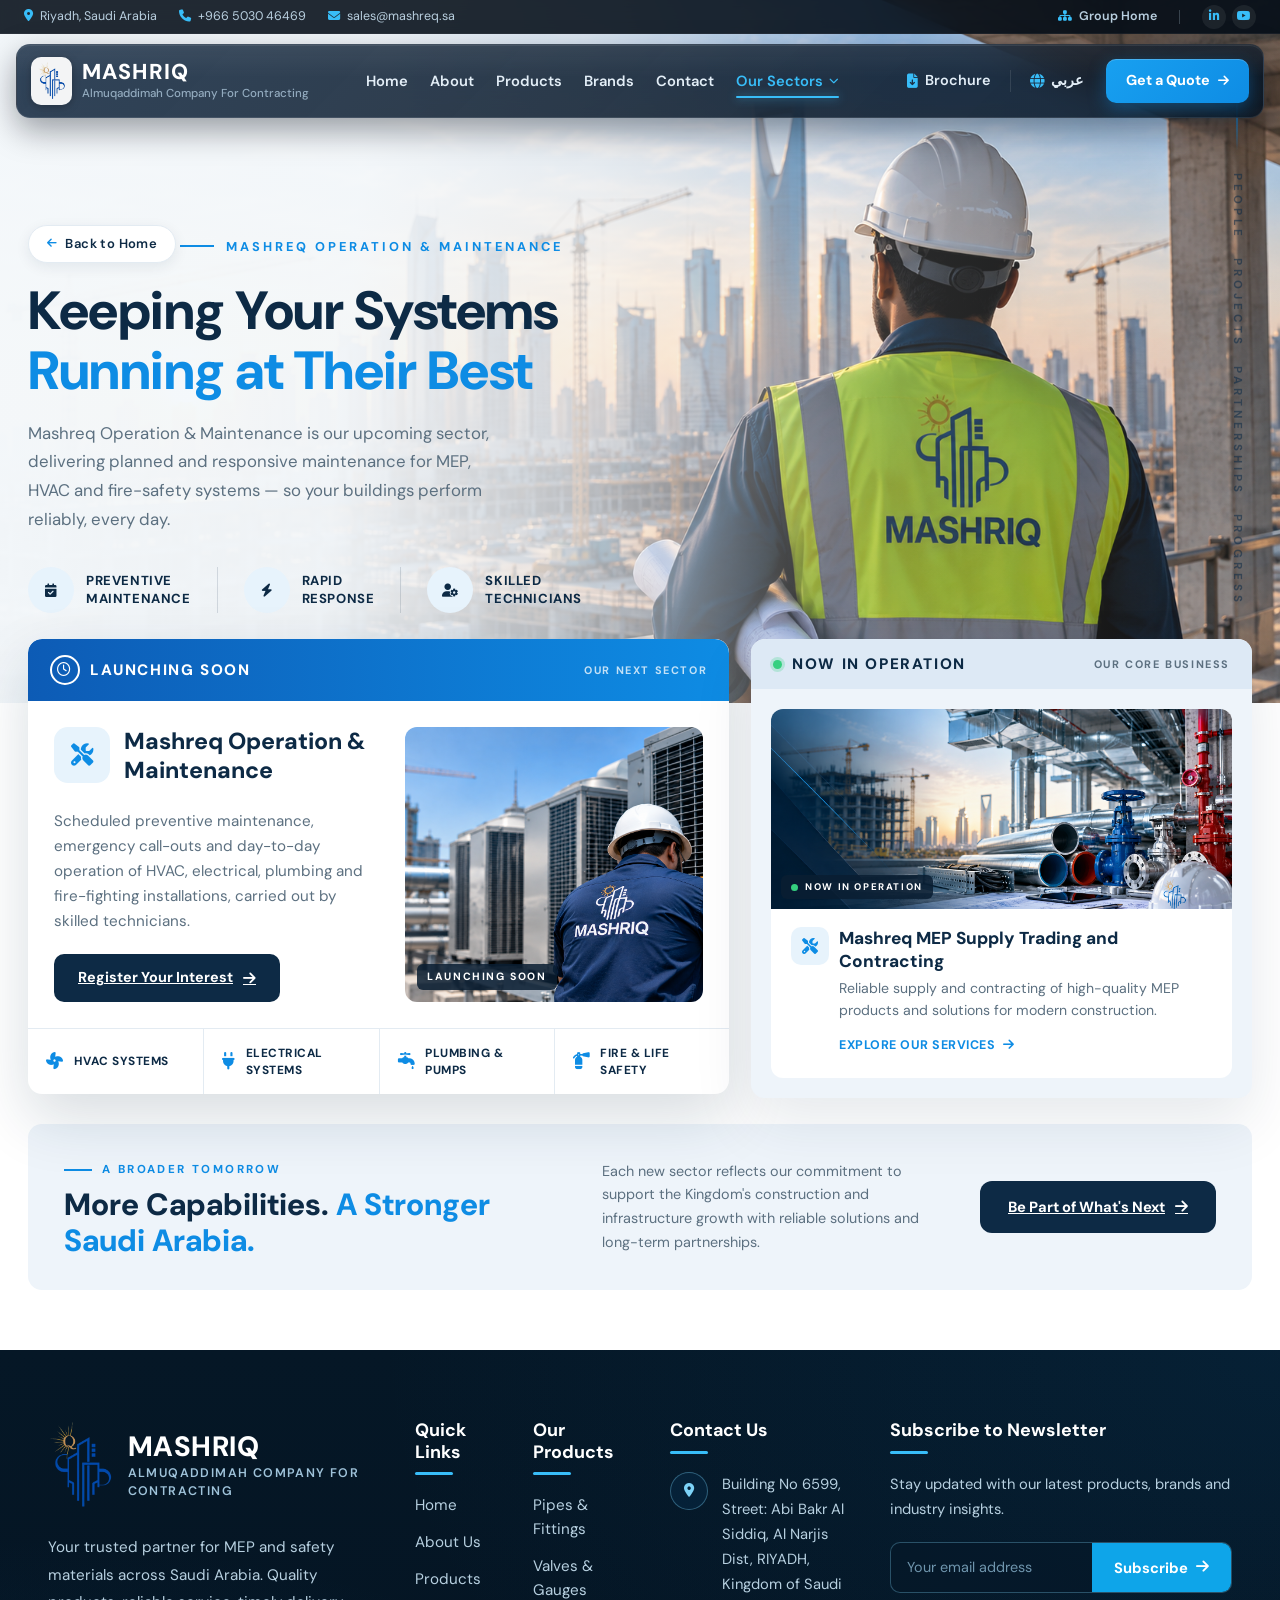
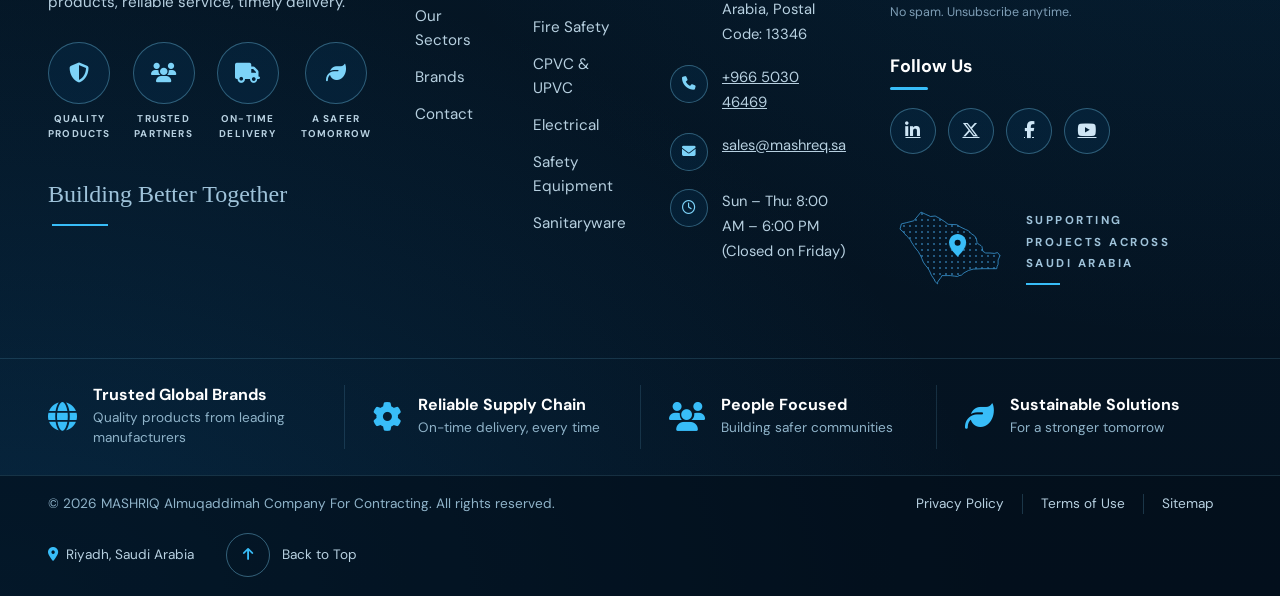
<file: sector-om.html>
<!DOCTYPE html>
<html lang="en" dir="ltr">
<head>
  <meta charset="UTF-8">
  <meta name="viewport" content="width=device-width, initial-scale=1.0">
  <title>Mashreq Operation & Maintenance · MEP & HVAC Maintenance in Riyadh | Mashriq</title>
  <meta name="description" content="Mashreq Operation & Maintenance — planned and responsive maintenance for MEP, HVAC and fire-safety systems across Saudi Arabia. Launching soon from Mashriq Almuqaddimah.">
  <link rel="canonical" href="https://www.mashreq.sa/sector-om.html">

  <link rel="preconnect" href="https://fonts.googleapis.com">
  <link rel="preconnect" href="https://fonts.gstatic.com" crossorigin>
  <link href="https://fonts.googleapis.com/css2?family=DM+Sans:opsz,wght@9..40,300;9..40,400;9..40,500;9..40,600;9..40,700&family=DM+Serif+Display:ital@0;1&family=IBM+Plex+Mono:wght@400;500&display=swap" rel="stylesheet">
  <link rel="stylesheet" href="styles.css?v=19">

  <link href="https://cdn.jsdelivr.net/npm/bootstrap@5.3.2/dist/css/bootstrap.min.css" rel="stylesheet">
  
    <link rel="stylesheet" href="https://cdnjs.cloudflare.com/ajax/libs/font-awesome/6.5.0/css/all.min.css">
<style>
  /* page rules (navbar styles now live in styles.css) */


    /* Push page content below fixed nav */
    body { padding-top: 0 !important; }

    #navbar.navbar-custom { display: none !important; }
  </style>
<style>
    :root {
      --sx-navy: #0d2a45;
      --sx-blue: #0e8ce4;
      --sx-blue-light: #2fb1f0;
      --sx-ice: #f4f8fb;
      --sx-line: #e3ebf2;
      --sx-muted: #5c7080;
      --sx-deep: #123a5c;
    }

    body {
      font-family: 'DM Sans', sans-serif;
      background: #fff;
      color: var(--sx-navy);
    }

    /* ── HERO ── */
    .sx-hero {
      position: relative;
      min-height: 640px;
      display: flex;
      align-items: center;
      background: url('./images/sector-engineer-sunset.png') center right / cover no-repeat;
      overflow: hidden;
    }
    .sx-hero::before {
      content: '';
      position: absolute; inset: 0;
      background: linear-gradient(95deg,
        rgba(244, 248, 251, 0.99) 0%,
        rgba(244, 248, 251, 0.97) 28%,
        rgba(244, 248, 251, 0.72) 46%,
        rgba(244, 248, 251, 0.18) 66%,
        rgba(244, 248, 251, 0.05) 100%);
    }
    .sx-hero-inner {
      position: relative; z-index: 2;
      width: 100%;
      max-width: 1280px;
      margin: 0 auto;
      padding: 225px 28px 90px;
    }
    .sx-eyebrow {
      display: inline-flex; align-items: center; gap: 12px;
      font-size: 0.8rem; font-weight: 700; letter-spacing: 3px;
      color: var(--sx-blue); text-transform: uppercase; margin-bottom: 16px;
    }
    .sx-eyebrow::before { content: ""; width: 34px; height: 2px; background: var(--sx-blue); }
    .sx-hero h1 {
      font-size: clamp(2.4rem, 4.2vw, 3.6rem);
      font-weight: 800;
      color: var(--sx-navy);
      line-height: 1.12;
      letter-spacing: -0.5px;
      margin: 0 0 18px;
      max-width: 640px;
    }
    .sx-hero h1 em { font-style: normal; color: var(--sx-blue); }
    .sx-hero-sub {
      font-size: 1.05rem;
      color: var(--sx-muted);
      line-height: 1.7;
      max-width: 480px;
      margin: 0 0 34px;
    }
    .sx-feats {
      display: flex;
      flex-wrap: wrap;
      gap: 0;
    }
    .sx-feat {
      display: flex; align-items: center; gap: 12px;
      padding: 0 26px;
      border-left: 1px solid rgba(13, 42, 69, 0.14);
    }
    .sx-feat:first-child { padding-left: 0; border-left: 0; }
    .sx-feat-icon {
      width: 46px; height: 46px; border-radius: 50%;
      background: #e7f3fc; color: var(--sx-blue);
      display: flex; align-items: center; justify-content: center;
      font-size: 1.1rem; flex-shrink: 0;
    }
    .sx-feat span {
      font-size: 0.82rem; font-weight: 700; letter-spacing: 0.6px;
      text-transform: uppercase; color: var(--sx-navy); line-height: 1.35;
    }
    .sx-vertical {
      position: absolute; right: 34px; top: 50%;
      transform: translateY(-50%);
      z-index: 2;
      display: flex; flex-direction: column; align-items: center; gap: 18px;
    }
    .sx-vertical::before {
      content: ''; width: 2px; height: 52px;
      background: linear-gradient(180deg, var(--sx-blue), transparent);
      margin-bottom: 4px;
    }
    .sx-vertical span {
      writing-mode: vertical-rl;
      font-size: 0.72rem; font-weight: 700; letter-spacing: 4px;
      text-transform: uppercase; color: rgba(13, 42, 69, 0.55);
    }

    /* ── PANELS (overlap hero) ── */
    .sx-panels {
      position: relative; z-index: 5;
      max-width: 1420px;
      margin: -64px auto 0;
      padding: 0 28px;
      display: grid;
      grid-template-columns: 1fr 1.08fr;
      gap: 22px;
      align-items: start;
    }

    .sx-panel-head {
      display: flex; align-items: center; justify-content: space-between;
      padding: 16px 22px;
      border-radius: 14px 14px 0 0;
    }
    .sx-panel-head h3 {
      display: flex; align-items: center; gap: 10px;
      margin: 0;
      font-size: 0.95rem; font-weight: 800; letter-spacing: 1.6px;
      text-transform: uppercase; color: #fff;
    }
    .sx-panel-head small {
      font-size: 0.68rem; font-weight: 700; letter-spacing: 1.6px;
      text-transform: uppercase; color: rgba(255,255,255,0.75);
    }

    /* Core business card */
    .sx-core { background: #fff; border-radius: 14px; box-shadow: 0 24px 60px rgba(13, 42, 69, 0.16); overflow: hidden; }
    .sx-core .sx-panel-head { background: linear-gradient(90deg, #0d5bb5, var(--sx-blue)); }
    .sx-core-dot {
      width: 9px; height: 9px; border-radius: 50%;
      background: #35d07f;
      box-shadow: 0 0 0 3px rgba(53, 208, 127, 0.25);
    }
    .sx-core-body { display: grid; grid-template-columns: 1.05fr 0.95fr; gap: 22px; padding: 26px; }
    .sx-core-copy { display: flex; flex-direction: column; }
    .sx-core-top { display: flex; gap: 14px; margin-bottom: 14px; }
    .sx-core-icon {
      width: 56px; height: 56px; border-radius: 14px;
      background: #e7f3fc; color: var(--sx-blue);
      display: flex; align-items: center; justify-content: center;
      font-size: 1.4rem; flex-shrink: 0;
    }
    .sx-core-copy h4 {
      font-size: 1.45rem; font-weight: 800; color: var(--sx-navy);
      line-height: 1.25; margin: 0 0 10px;
    }
    .sx-core-copy p { font-size: 0.95rem; color: var(--sx-muted); line-height: 1.65; margin: 0 0 20px; }
    .sx-core-btn {
      display: inline-flex; align-items: center; gap: 10px;
      align-self: flex-start;
      background: var(--sx-navy); color: #fff;
      font-size: 0.9rem; font-weight: 700;
      padding: 13px 24px; border-radius: 10px;
      transition: background 0.2s, transform 0.2s;
    }
    .sx-core-btn:hover { background: var(--sx-blue); transform: translateY(-2px); color: #fff; }
    .sx-core-img {
      border-radius: 12px;
      background: url('./images/hero-mep-supply.png') center / cover no-repeat;
      min-height: 240px;
    }
    .sx-core-feats {
      display: grid; grid-template-columns: repeat(4, 1fr);
      border-top: 1px solid var(--sx-line);
    }
    .sx-core-feat {
      display: flex; align-items: center; gap: 10px;
      padding: 16px 18px;
      border-left: 1px solid var(--sx-line);
      font-size: 0.74rem; font-weight: 700; letter-spacing: 0.5px;
      text-transform: uppercase; color: var(--sx-navy); line-height: 1.4;
    }
    .sx-core-feat:first-child { border-left: 0; }
    .sx-core-feat i { color: var(--sx-blue); font-size: 1.05rem; }

    /* Launching soon */
    .sx-soon { background: #eef4fa; border-radius: 14px; box-shadow: 0 24px 60px rgba(13, 42, 69, 0.10); overflow: hidden; }
    .sx-soon .sx-panel-head { background: #dde9f5; }
    .sx-soon .sx-panel-head h3 { color: var(--sx-navy); }
    .sx-soon .sx-panel-head small { color: var(--sx-muted); }
    .sx-soon-clock {
      width: 30px; height: 30px; border-radius: 50%;
      border: 2px solid var(--sx-navy);
      display: flex; align-items: center; justify-content: center;
      font-size: 0.85rem;
    }
    .sx-soon-grid {
      display: grid; grid-template-columns: repeat(3, 1fr);
      gap: 16px; padding: 20px;
    }
    .sx-soon-card {
      background: #fff; border-radius: 12px; overflow: hidden;
      display: flex; flex-direction: column;
      transition: transform 0.25s, box-shadow 0.25s;
    }
    .sx-soon-card:hover { transform: translateY(-6px); box-shadow: 0 18px 40px rgba(13, 42, 69, 0.16); }
    .sx-soon-img { position: relative; height: 130px; background: center / cover no-repeat; }
    .sx-soon-img.sx-img-om { background-image: url('./images/sector-hvac-tech.png'); }
    .sx-soon-img.sx-img-rentals { background-image: url('./images/sector-rentals.png'); }
    .sx-soon-img.sx-img-fm { background-image: url('./images/sector-facility-mgmt.png'); }
    .sx-soon-badge {
      position: absolute; left: 10px; bottom: 10px;
      background: rgba(10, 30, 50, 0.85);
      color: #fff; font-size: 0.6rem; font-weight: 700; letter-spacing: 1.6px;
      text-transform: uppercase;
      padding: 5px 10px; border-radius: 6px;
    }
    .sx-soon-body { padding: 14px 16px 18px; display: flex; gap: 10px; }
    .sx-soon-icon {
      width: 38px; height: 38px; border-radius: 10px; flex-shrink: 0;
      background: #e7f3fc; color: var(--sx-blue);
      display: flex; align-items: center; justify-content: center;
      font-size: 1rem;
    }
    .sx-soon-body h5 { font-size: 0.98rem; font-weight: 800; color: var(--sx-navy); margin: 0 0 6px; line-height: 1.3; }
    .sx-soon-body p { font-size: 0.8rem; color: var(--sx-muted); line-height: 1.55; margin: 0; }

    /* ── BOTTOM STRIP ── */
    .sx-strip {
      max-width: 1420px;
      margin: 26px auto 0;
      padding: 0 28px 60px;
    }
    .sx-strip-inner {
      background: #eef4fa;
      border-radius: 14px;
      padding: 30px 36px;
      display: flex; align-items: center; justify-content: space-between;
      gap: 30px; flex-wrap: wrap;
    }
    .sx-strip-copy { flex: 1 1 460px; }
    .sx-strip-eyebrow {
      display: inline-flex; align-items: center; gap: 10px;
      font-size: 0.72rem; font-weight: 700; letter-spacing: 2.4px;
      text-transform: uppercase; color: var(--sx-blue); margin-bottom: 8px;
    }
    .sx-strip-eyebrow::before { content: ''; width: 28px; height: 2px; background: var(--sx-blue); }
    .sx-strip h3 { font-size: clamp(1.5rem, 2.4vw, 2rem); font-weight: 800; color: var(--sx-navy); margin: 0; }
    .sx-strip h3 em { font-style: normal; color: var(--sx-blue); }
    .sx-strip-note { flex: 1 1 300px; font-size: 0.9rem; color: var(--sx-muted); line-height: 1.65; margin: 0; }
    .sx-strip-cta {
      display: inline-flex; align-items: center; gap: 10px;
      background: var(--sx-navy); color: #fff;
      font-size: 0.92rem; font-weight: 700;
      padding: 15px 28px; border-radius: 12px;
      transition: background 0.2s, transform 0.2s;
      white-space: nowrap;
    }
    .sx-strip-cta:hover { background: var(--sx-blue); transform: translateY(-2px); color: #fff; }

    /* ── RESPONSIVE ── */
    @media (max-width: 1120px) {
      .sx-panels { grid-template-columns: 1fr; margin-top: -40px; }
      .sx-vertical { display: none; }
    }
    @media (max-width: 900px) {
      .sx-hero-inner { padding-top: 195px; }
      .sx-core-body { grid-template-columns: 1fr; }
      .sx-core-img { min-height: 180px; order: -1; }
      .sx-core-feats { grid-template-columns: repeat(2, 1fr); }
      .sx-core-feat:nth-child(3) { border-left: 0; }
      .sx-core-feat:nth-child(-n+2) { border-bottom: 1px solid var(--sx-line); }
      .sx-soon-grid { grid-template-columns: 1fr; }
    }
  </style>
<style>
  /* ── Footer redesign ── */
  .ft2 {
    position: relative;
    background:
      radial-gradient(ellipse at 0% 100%, rgba(14, 100, 160, 0.25), transparent 55%),
      radial-gradient(ellipse at 100% 0%, rgba(14, 100, 160, 0.12), transparent 50%),
      linear-gradient(180deg, #051726 0%, #041220 100%);
    color: #cfe3f0;
    overflow: hidden;
  }
  .ft2-inner {
    position: relative;
    z-index: 1;
    max-width: 1560px;
    margin: 0 auto;
    padding: 70px 48px 50px;
    display: grid;
    grid-template-columns: 1.25fr 0.75fr 0.95fr 1.1fr 1.05fr;
    gap: 44px;
  }

  /* Brand column */
  .ft2-brand-row {
    display: flex;
    align-items: center;
    gap: 14px;
    margin-bottom: 22px;
  }
  .ft2-brand-row img {
    height: 92px;
    width: auto;
  }
  .ft2-brand-name {
    display: block;
    font-size: 1.75rem;
    font-weight: 800;
    color: #fff;
    letter-spacing: 0.5px;
    line-height: 1.15;
  }
  .ft2-brand-sub {
    display: block;
    font-size: 0.78rem;
    font-weight: 600;
    letter-spacing: 1.4px;
    text-transform: uppercase;
    color: #9fc3da;
    line-height: 1.5;
  }
  .ft2-desc {
    font-size: 0.95rem;
    line-height: 1.8;
    color: #b7d0e0;
    margin: 0 0 26px;
    max-width: 330px;
  }
  .ft2-badges {
    display: flex;
    gap: 22px;
    margin-bottom: 34px;
  }
  .ft2-badge {
    text-align: center;
    max-width: 74px;
  }
  .ft2-badge span {
    width: 62px;
    height: 62px;
    margin: 0 auto 8px;
    border-radius: 50%;
    border: 1px solid rgba(125, 211, 248, 0.35);
    background: rgba(14, 100, 160, 0.12);
    color: #7dd3f8;
    font-size: 1.25rem;
    display: flex;
    align-items: center;
    justify-content: center;
    transition: background 0.2s, color 0.2s, transform 0.2s;
  }
  .ft2-badge:hover span {
    background: #0ea5e9;
    color: #fff;
    transform: translateY(-3px);
  }
  .ft2-badge small {
    display: block;
    font-size: 0.62rem;
    font-weight: 700;
    letter-spacing: 1.2px;
    text-transform: uppercase;
    color: #b7d0e0;
    line-height: 1.5;
  }
  .ft2-script {
    font-family: 'Segoe Script', 'Brush Script MT', cursive;
    font-size: 1.5rem;
    color: #9fc3da;
    display: inline-block;
    padding-bottom: 14px;
    position: relative;
  }
  .ft2-script::after {
    content: '';
    position: absolute;
    left: 4px;
    bottom: 0;
    width: 56px;
    height: 2px;
    background: #38bdf8;
  }

  /* Link columns */
  .ft2 h5 {
    color: #fff;
    font-size: 1.12rem;
    font-weight: 700;
    margin: 0 0 18px;
    padding-bottom: 12px;
    position: relative;
  }
  .ft2 h5::after {
    content: '';
    position: absolute;
    left: 0;
    bottom: 0;
    width: 38px;
    height: 3px;
    border-radius: 2px;
    background: #38bdf8;
  }
  .ft2 ul.ft2-links {
    list-style: none;
    margin: 0;
    padding: 0;
  }
  .ft2 ul.ft2-links li { margin-bottom: 13px; }
  .ft2 ul.ft2-links a {
    color: #b7d0e0;
    font-size: 0.95rem;
    text-decoration: none;
    transition: color 0.15s, padding-left 0.15s;
  }
  .ft2 ul.ft2-links a:hover { color: #38bdf8; padding-left: 4px; }

  /* Contact column */
  .ft2-citem {
    display: flex;
    gap: 14px;
    margin-bottom: 18px;
    font-size: 0.92rem;
    line-height: 1.7;
    color: #b7d0e0;
  }
  .ft2-citem i {
    flex: none;
    width: 38px;
    height: 38px;
    border-radius: 50%;
    border: 1px solid rgba(125, 211, 248, 0.35);
    background: rgba(14, 100, 160, 0.12);
    color: #7dd3f8;
    font-size: 0.85rem;
    display: flex;
    align-items: center;
    justify-content: center;
  }
  .ft2-citem a { color: #b7d0e0; }
  .ft2-citem a:hover { color: #38bdf8; }

  /* Newsletter + social */
  .ft2-news-desc {
    font-size: 0.92rem;
    line-height: 1.7;
    color: #b7d0e0;
    margin: 0 0 20px;
  }
  .ft2-news-row {
    display: flex;
    border-radius: 10px;
    overflow: hidden;
    border: 1px solid rgba(125, 211, 248, 0.3);
    background: rgba(6, 24, 40, 0.6);
    margin-bottom: 10px;
  }
  .ft2-news-row input {
    flex: 1;
    min-width: 0;
    border: none;
    background: transparent;
    color: #fff;
    font-size: 0.9rem;
    font-family: inherit;
    padding: 14px 16px;
    outline: none;
  }
  .ft2-news-row input::placeholder { color: #6f95ad; }
  .ft2-news-row button {
    flex: none;
    display: inline-flex;
    align-items: center;
    gap: 8px;
    background: #0ea5e9;
    color: #fff;
    border: none;
    font-size: 0.92rem;
    font-weight: 700;
    padding: 0 22px;
    cursor: pointer;
    transition: background 0.2s;
  }
  .ft2-news-row button:hover { background: #0284c7; }
  .ft2-news-note {
    font-size: 0.78rem;
    color: #7d9db5;
    margin: 0 0 34px;
  }
  .ft2-follow {
    display: flex;
    gap: 12px;
  }
  .ft2-follow a {
    width: 46px;
    height: 46px;
    border-radius: 50%;
    border: 1px solid rgba(125, 211, 248, 0.35);
    background: rgba(14, 100, 160, 0.12);
    color: #cfe6f5;
    font-size: 1.05rem;
    display: flex;
    align-items: center;
    justify-content: center;
    transition: background 0.2s, color 0.2s, transform 0.2s;
  }
  .ft2-follow a:hover {
    background: #0ea5e9;
    border-color: #0ea5e9;
    color: #fff;
    transform: translateY(-3px);
  }
  .ft2-map {
    display: flex;
    align-items: center;
    gap: 16px;
    margin-top: 34px;
  }
  .ft2-map svg { flex-shrink: 0; }
  .ft2-map small {
    font-size: 0.72rem;
    font-weight: 700;
    letter-spacing: 2.5px;
    text-transform: uppercase;
    color: #9fc3da;
    line-height: 1.9;
    position: relative;
    padding-bottom: 10px;
  }
  .ft2-map small::after {
    content: '';
    position: absolute;
    left: 0;
    bottom: 0;
    width: 34px;
    height: 2px;
    background: #38bdf8;
  }

  /* Trust row */
  .ft2-trust {
    position: relative;
    z-index: 1;
    max-width: 1560px;
    margin: 0 auto;
    padding: 26px 48px;
    border-top: 1px solid rgba(125, 211, 248, 0.15);
    display: grid;
    grid-template-columns: repeat(4, 1fr);
  }
  .ft2-trust-item {
    display: flex;
    align-items: center;
    gap: 16px;
    padding: 0 28px;
    border-left: 1px solid rgba(125, 211, 248, 0.15);
  }
  .ft2-trust-item:first-child { border-left: none; padding-left: 0; }
  .ft2-trust-item i { font-size: 1.8rem; color: #38bdf8; flex-shrink: 0; }
  .ft2-trust-item h6 { color: #fff; font-size: 1rem; font-weight: 700; margin: 0 0 4px; }
  .ft2-trust-item p { color: #8fb3c9; font-size: 0.85rem; margin: 0; }

  /* Bottom bar */
  .ft2-bottom {
    position: relative;
    z-index: 1;
    border-top: 1px solid rgba(125, 211, 248, 0.15);
    background: rgba(3, 14, 26, 0.6);
  }
  .ft2-bottom-inner {
    max-width: 1560px;
    margin: 0 auto;
    padding: 18px 48px;
    display: flex;
    align-items: center;
    justify-content: space-between;
    gap: 18px;
    flex-wrap: wrap;
  }
  .ft2-bottom p { margin: 0; font-size: 0.85rem; color: #8fb3c9; }
  .ft2-legal {
    display: flex;
    align-items: center;
  }
  .ft2-legal a {
    color: #b7d0e0;
    font-size: 0.85rem;
    text-decoration: none;
    padding: 0 18px;
    border-left: 1px solid rgba(125, 211, 248, 0.2);
  }
  .ft2-legal a:first-child { border-left: none; }
  .ft2-legal a:hover { color: #38bdf8; }
  .ft2-loc {
    display: flex;
    align-items: center;
    gap: 26px;
  }
  .ft2-loc span {
    display: inline-flex;
    align-items: center;
    gap: 8px;
    font-size: 0.85rem;
    color: #b7d0e0;
  }
  .ft2-loc span i { color: #38bdf8; }
  .ft2-top {
    display: inline-flex;
    align-items: center;
    gap: 12px;
    background: none;
    border: none;
    color: #b7d0e0;
    font-size: 0.85rem;
    cursor: pointer;
  }
  .ft2-top span.circ {
    width: 44px;
    height: 44px;
    border-radius: 50%;
    border: 1px solid rgba(125, 211, 248, 0.4);
    display: flex;
    align-items: center;
    justify-content: center;
    color: #7dd3f8;
    transition: background 0.2s, color 0.2s, transform 0.2s;
  }
  .ft2-top:hover span.circ {
    background: #0ea5e9;
    color: #fff;
    transform: translateY(-3px);
  }

  @media (max-width: 1200px) {
    .ft2-inner { grid-template-columns: 1fr 1fr; gap: 40px; padding: 56px 32px 44px; }
    .ft2-trust { grid-template-columns: repeat(2, 1fr); gap: 20px 0; padding: 22px 32px; }
    .ft2-trust-item:nth-child(3) { border-left: none; padding-left: 0; }
  }
  @media (max-width: 640px) {
    .ft2-inner { grid-template-columns: 1fr; padding: 46px 22px 38px; }
    .ft2-trust { grid-template-columns: 1fr; padding: 18px 22px; }
    .ft2-trust-item { border-left: none; padding-left: 0; padding-top: 12px; padding-bottom: 12px; }
    .ft2-bottom-inner { flex-direction: column; text-align: center; padding: 16px 22px; }
  }
  /* ---- Back to Home pill (top of hero) ---- */
  .back-home {
    display: inline-flex; align-items: center; gap: 8px;
    padding: 8px 18px; margin-bottom: 18px;
    background: rgba(255, 255, 255, 0.14);
    border: 1px solid rgba(255, 255, 255, 0.35);
    border-radius: 999px;
    color: #fff; font-size: 13px; font-weight: 600; letter-spacing: 0.4px;
    text-decoration: none;
    backdrop-filter: blur(6px); -webkit-backdrop-filter: blur(6px);
    transition: background .18s ease, transform .18s ease, color .18s ease;
  }
  .back-home i { font-size: 11px; transition: transform .18s ease; }
  .back-home:hover { background: #fff; color: #14294c; transform: translateX(-2px); }
  .back-home:hover i { transform: translateX(-2px); }
</style>
  
  <link href="https://fonts.googleapis.com/css2?family=Tajawal:wght@400;500;700;800&display=swap" rel="stylesheet">
  <style>
    html[lang="ar"] body, html[lang="ar"] h1, html[lang="ar"] h2, html[lang="ar"] h3, html[lang="ar"] h4, html[lang="ar"] h5, html[lang="ar"] h6,
    html[lang="ar"] p, html[lang="ar"] span, html[lang="ar"] b, html[lang="ar"] small, html[lang="ar"] li, html[lang="ar"] a, html[lang="ar"] button, html[lang="ar"] select, html[lang="ar"] input, html[lang="ar"] textarea { font-family: 'Tajawal', sans-serif !important; }
    html[lang="ar"] h1 { line-height: 1.35; }
    html[lang="ar"] h2 { line-height: 1.4; }
    html[lang="ar"] * { letter-spacing: 0 !important; }
    html[lang="ar"] a[href^="tel"], html[lang="ar"] a[href^="mailto"], html[lang="ar"] .sx-vertical, html[lang="ar"] input[type="tel"] { direction: ltr; unicode-bidi: embed; }
    html[dir="rtl"] .fa-arrow-right, html[dir="rtl"] .back-home .fa-arrow-left { transform: scaleX(-1); }
  </style>
<style id="sector-page">
  /* ── Single-sector page: big "launching soon" card + one "now in operation" card ── */
  .sx-panels--sector { grid-template-columns: 1.4fr 1fr; }
  .sx-core--soon .sx-panel-head h3 { color: #fff; }
  .sx-core--soon .sx-soon-clock { border-color: #fff; color: #fff; }
  .sx-core--soon .sx-core-img { position: relative; background-position: center; background-size: cover; background-repeat: no-repeat; }
  .sx-core--soon .sx-core-img .sx-soon-badge { left: 12px; bottom: 12px; font-size: .66rem; }
  .sx-soon-grid--single { grid-template-columns: 1fr; }
  .sx-soon-img.sx-img-mep { background-image: url('./images/hero-mep-supply.png'); height: 200px; }
  .sx-live-card { text-decoration: none; color: inherit; }
  .sx-live-card .sx-soon-body { padding: 18px 20px 22px; }
  .sx-live-card .sx-soon-body h5 { font-size: 1.08rem; }
  .sx-live-card .sx-soon-body p { font-size: .88rem; }
  .sx-live-badge { display: inline-flex; align-items: center; gap: 7px; }
  .sx-live-dot { width: 7px; height: 7px; border-radius: 50%; background: #35d07f; }
  .sx-live-link {
    display: inline-flex; align-items: center; gap: 8px; margin-top: 14px;
    font-size: .78rem; font-weight: 700; letter-spacing: .5px; text-transform: uppercase;
    color: var(--sx-blue);
  }
  .sx-live-link i { transition: transform .2s; }
  .sx-live-card:hover .sx-live-link i { transform: translateX(3px); }
  [dir="rtl"] .sx-live-link i,
  [dir="rtl"] .sx-core-btn .fa-arrow-right { transform: scaleX(-1); }
  [dir="rtl"] .sx-live-card:hover .sx-live-link i { transform: scaleX(-1) translateX(3px); }
  @media (max-width: 1120px) { .sx-panels--sector { grid-template-columns: 1fr; } }
</style>
<style id="sx-back-home-fix">
  /* "Back to Home" sits on a light hero here — give it a visible style */
  .sx-hero .back-home {
    background: #fff;
    border: 1px solid var(--sx-line);
    color: var(--sx-navy);
    box-shadow: 0 4px 14px rgba(13, 42, 69, 0.08);
  }
  .sx-hero .back-home i { color: var(--sx-blue); }
  .sx-hero .back-home:hover { background: var(--sx-navy); border-color: var(--sx-navy); color: #fff; }
  .sx-hero .back-home:hover i { color: #fff; }
</style>
</head>
<body>


  
<div class="nav2-wrap" id="nav2">
    <div class="nav2-utility">
      <div class="nav2-utility-inner">
        <ul class="nav2-u-list">
          <li><span><i class="fa-solid fa-location-dot"></i><span data-i18n="tb_location">Riyadh, Saudi Arabia</span></span></li>
          <li><a href="tel:+966503046469"><i class="fa-solid fa-phone"></i><bdi>+966 5030 46469</bdi></a></li>
          <li><a href="mailto:sales@mashreq.sa"><i class="fa-solid fa-envelope"></i>sales@mashreq.sa</a></li>
        </ul>
        <ul class="nav2-u-list">
          <li><a class="nav2-u-group" href="./index.html"><i class="fa-solid fa-sitemap"></i><span data-i18n="tb_group">Group Home</span></a></li>
          <li class="nav2-u-divider" aria-hidden="true"></li>
          <li class="nav2-u-soc">
            <a href="#" aria-label="LinkedIn"><i class="fa-brands fa-linkedin-in"></i></a>
            <a href="#" aria-label="YouTube"><i class="fa-brands fa-youtube"></i></a>
          </li>
        </ul>
      </div>
    </div>

    <nav class="nav2-main" aria-label="Main navigation">
      <div class="nav2-main-inner">
        <a href="./index.html" class="nav2-brand" title="Mashriq Group home">
          <img src="./images/logo.png" alt="Mashriq Almuqaddimah logo">
          <span class="nav2-brand-text">
            <span class="nav2-brand-name" data-i18n="brand_name">MASHRIQ</span>
            <span class="nav2-brand-sub" data-i18n="brand_sub">Almuqaddimah Company For Contracting</span>
          </span>
        </a>

        <ul class="nav2-links">
          <li><a class="nav2-link" href="./mep-home.html" data-i18n="nav_home">Home</a></li>
          <li><a class="nav2-link" href="./aboutus.html" data-i18n="nav_about">About</a></li>
          <li><a class="nav2-link" href="./products.html" data-i18n="nav_products">Products</a></li>
          <li><a class="nav2-link" href="./brands.html" data-i18n="nav_brands">Brands</a></li>
          <li><a class="nav2-link" href="./contact.html" data-i18n="nav_contact">Contact</a></li>
          <li class="nav2-dd">
            <a class="nav2-link active" href="#" aria-haspopup="true"><span data-i18n="nav_sectors">Our Sectors</span><i class="fa-solid fa-chevron-down nav2-caret" aria-hidden="true"></i></a>
            <div class="nav2-dd-menu">
              <a href="./sectors.html" data-i18n="x_all_sectors">All Sectors</a>
              <a href="./mep-home.html" data-i18n="sect_link1">Trading &amp; Contracting</a>
              <a href="./sector-rentals.html" data-i18n="sect_link2">Mashreq Rentals</a>
              <a href="./sector-om.html" data-i18n="sect_link3">Mashreq Operation &amp; Maintenance</a>
              <a href="./sector-fm.html" data-i18n="sect_link4">Mashreq Facility Management</a>
            </div>
          </li>
        </ul>

        <div class="nav2-right">
          <a class="nav2-text-btn" href="files/a4%20brochure%20final.pdf" download title="Download company brochure"><i class="fa-solid fa-file-arrow-down"></i><span class="lbl" data-i18n="x_brochure">Brochure</span></a>
          <span class="nav2-sep" aria-hidden="true"></span>
          <button class="nav2-text-btn nav2-lang" id="langToggle" type="button" title="Switch language"><i class="fa-solid fa-globe"></i> عربي</button>
          <a class="nav2-quote" href="./get-quote.html"><span data-i18n="nav_quote">Get a Quote</span><i class="fa-solid fa-arrow-right" aria-hidden="true"></i></a>
        </div>
      </div>
    </nav>
  </div>


  
<nav class="mob-nav" id="mobNav">
  <div class="mob-nav-bar">

    <!-- Brand -->
    <a href="./index.html" class="mob-brand" title="Mashriq Group home">
      <img src="./images/logo.png" alt="Mashriq Logo" class="mob-logo">
      <div data-i18n="x_mob_brand" class="mob-brand-info">
        <span class="mob-brand-name">MASHRIQ</span>
        <span class="mob-brand-tagline">Almuqaddimah Company For Contracting</span>
        <span class="mob-brand-sub">+966 503046469 | sales@mashreq.sa</span>
      </div>
    </a>

    <!-- Hamburger -->
    <button class="mob-burger" id="mobBurger" aria-label="Open menu">
      <span></span>
      <span></span>
      <span></span>
    </button>

  </div>

  <!-- Full overlay menu -->
  <div class="mob-overlay" id="mobOverlay">
    <div class="mob-overlay-inner">

      <!-- Top row in overlay -->
      <div class="mob-overlay-top">
        <a href="./index.html" class="mob-brand" title="Mashriq Group home">
          <img src="./images/logo.png" alt="Mashriq Logo" class="mob-logo">
          <div data-i18n="x_mob_brand" class="mob-brand-info">
            <span class="mob-brand-name">MASHRIQ</span>
            <span class="mob-brand-tagline">Almuqaddimah Company For Contracting</span>
            <span class="mob-brand-sub">+966 503046469 | sales@mashreq.sa</span>
          </div>
        </a>
        <button class="mob-close" id="mobClose" aria-label="Close menu"><i class="fa-solid fa-xmark"></i></button>
      </div>

      <!-- Links -->
      <ul class="mob-menu-links">
        <li><a href="./mep-home.html" class="mob-menu-link active"><i class="fa-solid fa-house"></i><span data-i18n="nav_home">Home</span></a></li>
        <li><a href="./aboutus.html" class="mob-menu-link"><i class="fa-solid fa-building"></i><span data-i18n="nav_about">About Us</span></a></li>
        <li>
          <button class="mob-menu-link mob-acc-btn" id="mobAccBtn" aria-expanded="false" aria-controls="mobAccBody">
            <i class="fa-solid fa-table-cells-large"></i>
            <span data-i18n="nav_sectors">Our Sectors</span>
            <i class="fa-solid fa-chevron-down mob-chev"></i>
          </button>
          <div class="mob-acc-body" id="mobAccBody">
            <a href="./sectors.html" class="mob-sub-link" data-i18n="x_all_sectors">All Sectors</a>
            <a href="./mep-home.html" class="mob-sub-link" data-i18n="sect_link1">Trading &amp; Contracting</a>
            <a href="./sector-rentals.html" class="mob-sub-link" data-i18n="sect_link2">Mashreq Rentals</a>
            <a href="./sector-om.html" class="mob-sub-link" data-i18n="sect_link3">Mashreq Operation &amp; Maintenance</a>
            <a href="./sector-fm.html" class="mob-sub-link" data-i18n="sect_link4">Mashreq Facility Management</a>
          </div>
        </li>
        <li><a href="./products.html" class="mob-menu-link"><i class="fa-solid fa-box-open"></i><span data-i18n="nav_products">Our Products</span></a></li>
        <li><a href="./brands.html" class="mob-menu-link"><i class="fa-solid fa-file-lines"></i><span data-i18n="nav_brands">Brands</span></a></li>
        <li><a href="./contact.html" class="mob-menu-link"><i class="fa-solid fa-envelope"></i><span data-i18n="nav_contact">Contact Us</span></a></li>
      </ul>

      <!-- Contact block -->
      <div class="mob-contact">
        <a href="tel:+966503046469"><i class="fa-solid fa-phone"></i>+966 50 304 6469</a>
        <a href="mailto:sales@mashreq.sa"><i class="fa-solid fa-envelope"></i>sales@mashreq.sa</a>
        <span class="mob-c-item"><i class="fa-solid fa-location-dot"></i><span data-i18n="tb_location">Riyadh, Saudi Arabia</span></span>
      </div>

      <!-- Socials -->
      <div class="mob-socials">
        <a href="#" aria-label="LinkedIn"><i class="fa-brands fa-linkedin-in"></i></a>
        <a href="#" aria-label="Instagram"><i class="fa-brands fa-instagram"></i></a>
        <a href="#" aria-label="YouTube"><i class="fa-brands fa-youtube"></i></a>
      </div>

      <!-- Bottom actions -->
      <div class="mob-overlay-footer">
        <a href="./get-quote.html" class="mob-cta-btn"><span data-i18n="nav_quote">Get a Quote</span> <i class="fa-solid fa-arrow-right"></i></a>
        <button class="mob-lang-btn" id="langToggleMob" data-i18n="nav_lang">عربي</button>
      </div>

      <div class="mob-tagline-bottom" data-i18n="tagline_people">People · Projects · Progress</div>

    </div>
  </div>
</nav>

<!-- ============== HERO ============== -->
  <section class="sx-hero">
    <div class="sx-hero-inner">
  <a href="./mep-home.html" class="back-home"><i class="fa-solid fa-arrow-left"></i><span data-i18n="back_home">Back to Home</span></a>
      <span class="sx-eyebrow" data-i18n="so_eyebrow">Mashreq Operation &amp; Maintenance</span>
      <h1 data-i18n="so_h1">Keeping Your Systems <em>Running at Their Best</em></h1>
      <p class="sx-hero-sub" data-i18n="so_sub">Mashreq Operation &amp; Maintenance is our upcoming sector, delivering planned and responsive maintenance for MEP, HVAC and fire-safety systems — so your buildings perform reliably, every day.</p>
      <div class="sx-feats">
        <div class="sx-feat">
          <span class="sx-feat-icon"><i class="fa-solid fa-calendar-check"></i></span>
          <span data-i18n="so_f1">Preventive<br>Maintenance</span>
        </div>
        <div class="sx-feat">
          <span class="sx-feat-icon"><i class="fa-solid fa-bolt"></i></span>
          <span data-i18n="so_f2">Rapid<br>Response</span>
        </div>
        <div class="sx-feat">
          <span class="sx-feat-icon"><i class="fa-solid fa-user-gear"></i></span>
          <span data-i18n="so_f3">Skilled<br>Technicians</span>
        </div>
      </div>
    </div>
    <div class="sx-vertical">
      <span data-i18n="sx_v1">People</span>
      <span data-i18n="sx_v2">Projects</span>
      <span data-i18n="sx_v3">Partnerships</span>
      <span data-i18n="sx_v4">Progress</span>
    </div>
  </section>

  <!-- ============== PANELS ============== -->
  <section class="sx-panels sx-panels--sector">
    <div class="sx-core sx-core--soon">
      <div class="sx-panel-head">
        <h3><span class="sx-soon-clock"><i class="fa-regular fa-clock"></i></span> <span data-i18n="sx_soon_h">Launching Soon</span></h3>
        <small data-i18n="sxs_next">Our Next Sector</small>
      </div>
      <div class="sx-core-body">
        <div class="sx-core-copy">
          <div class="sx-core-top">
            <span class="sx-core-icon"><i class="fa-solid fa-screwdriver-wrench"></i></span>
            <h4 data-i18n="so_card_t">Mashreq Operation &amp; Maintenance</h4>
          </div>
          <p data-i18n="so_card_p">Scheduled preventive maintenance, emergency call-outs and day-to-day operation of HVAC, electrical, plumbing and fire-fighting installations, carried out by skilled technicians.</p>
          <a class="sx-core-btn" href="./contact.html"><span data-i18n="sxs_register">Register Your Interest</span> <i class="fa-solid fa-arrow-right"></i></a>
        </div>
        <div class="sx-core-img" style="background-image:url('./images/sector-hvac-tech.png')"><span class="sx-soon-badge" data-i18n="sx_soon_badge">Launching Soon</span></div>
      </div>
      <div class="sx-core-feats">
        <div class="sx-core-feat"><i class="fa-solid fa-fan"></i> <span data-i18n="so_hl1">HVAC Systems</span></div>
        <div class="sx-core-feat"><i class="fa-solid fa-plug"></i> <span data-i18n="so_hl2">Electrical Systems</span></div>
        <div class="sx-core-feat"><i class="fa-solid fa-faucet-drip"></i> <span data-i18n="so_hl3">Plumbing &amp; Pumps</span></div>
        <div class="sx-core-feat"><i class="fa-solid fa-fire-extinguisher"></i> <span data-i18n="so_hl4">Fire &amp; Life Safety</span></div>
      </div>
    </div>

    <div class="sx-soon sx-soon--live">
      <div class="sx-panel-head">
        <h3><span class="sx-core-dot"></span> <span data-i18n="sx_core_h">Now in Operation</span></h3>
        <small data-i18n="sx_core_small">Our Core Business</small>
      </div>
      <div class="sx-soon-grid sx-soon-grid--single">
        <a class="sx-soon-card sx-live-card" href="./mep-home.html">
          <div class="sx-soon-img sx-img-mep"><span class="sx-soon-badge sx-live-badge"><span class="sx-live-dot"></span><span data-i18n="sx_core_h">Now in Operation</span></span></div>
          <div class="sx-soon-body">
            <span class="sx-soon-icon"><i class="fa-solid fa-screwdriver-wrench"></i></span>
            <div>
              <h5 data-i18n="sx_core_t">Mashreq MEP Supply Trading and Contracting</h5>
              <p data-i18n="sx_core_p">Reliable supply and contracting of high-quality MEP products and solutions for modern construction.</p>
              <span class="sx-live-link"><span data-i18n="sx_core_btn">Explore Our Services</span> <i class="fa-solid fa-arrow-right"></i></span>
            </div>
          </div>
        </a>
      </div>
    </div>
  </section>

  <!-- ============== BOTTOM STRIP ============== -->
  <section class="sx-strip">
    <div class="sx-strip-inner">
      <div class="sx-strip-copy">
        <span class="sx-strip-eyebrow" data-i18n="sx_strip_eyebrow">A Broader Tomorrow</span>
        <h3 data-i18n="sx_strip_h3">More Capabilities. <em>A Stronger Saudi Arabia.</em></h3>
      </div>
      <p class="sx-strip-note" data-i18n="sx_strip_note">Each new sector reflects our commitment to support the Kingdom's construction and infrastructure growth with reliable solutions and long-term partnerships.</p>
      <a class="sx-strip-cta" href="./contact.html"><span data-i18n="sx_strip_cta">Be Part of What's Next</span> <i class="fa-solid fa-arrow-right"></i></a>
    </div>
  </section>

<footer class="ft2">
  <div class="ft2-inner">

    <!-- Brand column -->
    <div>
      <div class="ft2-brand-row">
        <img src="./images/logo.png" alt="Mashriq Logo">
        <div>
          <span class="ft2-brand-name" data-i18n="brand_name">MASHRIQ</span>
          <span class="ft2-brand-sub" data-i18n="brand_sub">Almuqaddimah Company<br>For Contracting</span>
        </div>
      </div>
      <p class="ft2-desc" data-i18n="footer_company_desc">Your trusted partner for MEP and safety materials across Saudi Arabia. Quality products, reliable service, timely delivery.</p>
      <div class="ft2-badges">
        <div class="ft2-badge">
          <span><i class="fa-solid fa-shield-halved"></i></span>
          <small data-i18n="x_tr_quality">Quality<br>Products</small>
        </div>
        <div class="ft2-badge">
          <span><i class="fa-solid fa-users"></i></span>
          <small data-i18n="x_tr_partners">Trusted<br>Partners</small>
        </div>
        <div class="ft2-badge">
          <span><i class="fa-solid fa-truck"></i></span>
          <small data-i18n="ab_feat3">On-Time<br>Delivery</small>
        </div>
        <div class="ft2-badge">
          <span><i class="fa-solid fa-leaf"></i></span>
          <small data-i18n="x_tr_safer">A Safer<br>Tomorrow</small>
        </div>
      </div>
      <span data-i18n="x_ft_tagline" class="ft2-script">Building Better Together</span>
    </div>

    <!-- Quick Links -->
    <div>
      <h5 data-i18n="footer_quick_links">Quick Links</h5>
      <ul class="ft2-links">
        <li><a href="#hero" data-i18n="footer_link_home">Home</a></li>
        <li><a href="#about" data-i18n="footer_link_about">About Us</a></li>
        <li><a href="#products" data-i18n="footer_link_products">Products</a></li>
        <li><a data-i18n="nav_sectors" href="#">Our Sectors</a></li>
        <li><a href="./brands.html" data-i18n="footer_link_brands">Brands</a></li>
        <li><a href="#contact" data-i18n="footer_link_contact">Contact</a></li>
      </ul>
    </div>

    <!-- Our Products -->
    <div>
      <h5 data-i18n="footer_our_products">Our Products</h5>
      <ul class="ft2-links">
        <li><a href="#products" data-i18n="footer_prod_pipes">Pipes &amp; Fittings</a></li>
        <li><a href="#products" data-i18n="footer_prod_valves">Valves &amp; Gauges</a></li>
        <li><a href="#products" data-i18n="footer_prod_fire">Fire Safety</a></li>
        <li><a href="#products" data-i18n="footer_prod_cpvc">CPVC &amp; UPVC</a></li>
        <li><a href="#products" data-i18n="footer_prod_elec">Electrical</a></li>
        <li><a href="#products" data-i18n="footer_prod_safe">Safety Equipment</a></li>
        <li><a href="#products" data-i18n="footer_prod_sanitary">Sanitaryware</a></li>
      </ul>
    </div>

    <!-- Contact Us -->
    <div>
      <h5 data-i18n="footer_contact_us">Contact Us</h5>
      <div class="ft2-citem">
        <i class="fa-solid fa-location-dot"></i>
        <span data-i18n="x_ft_addr">Building No 6599, Street: Abi Bakr Al Siddiq, Al Narjis Dist, RIYADH, Kingdom of Saudi Arabia, Postal Code: 13346</span>
      </div>
      <div class="ft2-citem">
        <i class="fa-solid fa-phone"></i>
        <a href="tel:+966503046469">+966 5030 46469</a>
      </div>
      <div class="ft2-citem">
        <i class="fa-solid fa-envelope"></i>
        <a href="mailto:sales@mashreq.sa">sales@mashreq.sa</a>
      </div>
      <div class="ft2-citem">
        <i class="fa-regular fa-clock"></i>
        <span data-i18n="x_ft_hours">Sun – Thu: 8:00 AM – 6:00 PM<br>(Closed on Friday)</span>
      </div>
    </div>

    <!-- Newsletter -->
    <div>
      <h5 data-i18n="footer_newsletter_title">Subscribe to Our Newsletter</h5>
      <p data-i18n="x_ft_news" class="ft2-news-desc">Stay updated with our latest products, brands and industry insights.</p>
      <div class="ft2-news-row">
        <input type="email" data-i18n="footer_newsletter_placeholder" placeholder="Your email address">
        <button type="button"><span data-i18n="footer_newsletter_btn">Subscribe</span> <i class="fa-solid fa-arrow-right"></i></button>
      </div>
      <p class="ft2-news-note" data-i18n="footer_newsletter_note">No spam. Unsubscribe anytime.</p>

      <h5 data-i18n="ft_follow_us">Follow Us</h5>
      <div class="ft2-follow">
        <a href="#" aria-label="LinkedIn"><i class="fa-brands fa-linkedin-in"></i></a>
        <a href="#" aria-label="X"><i class="fa-brands fa-x-twitter"></i></a>
        <a href="#" aria-label="Facebook"><i class="fa-brands fa-facebook-f"></i></a>
        <a href="#" aria-label="YouTube"><i class="fa-brands fa-youtube"></i></a>
      </div>

      <div class="ft2-map">
        <svg width="120" height="120" viewBox="0 0 120 120" fill="none">
          <defs>
            <pattern id="dots" width="6" height="6" patternUnits="userSpaceOnUse">
              <circle cx="2" cy="2" r="1" fill="#2c6e9e"/>
            </pattern>
          </defs>
          <path d="M10.0 41.1 L11.4 35.9 L16.7 34.6 L23.8 32.8 L31.0 24.1 L35.7 26.3 L40.5 28.5 L45.2 28.0 L50.0 30.6 L54.8 33.7 L58.1 36.3 L66.7 36.7 L71.0 39.3 L75.7 41.5 L78.6 42.8 L81.4 45.9 L84.3 47.6 L86.2 50.2 L87.1 54.6 L88.1 55.9 L89.5 56.7 L91.0 57.6 L91.9 58.5 L92.9 63.3 L95.7 65.0 L100.0 65.0 L104.3 65.4 L107.6 64.6 L110.0 67.6 L108.1 72.0 L108.1 76.3 L107.1 78.5 L106.7 80.7 L97.6 80.7 L92.9 80.7 L83.3 81.1 L78.6 82.4 L73.8 85.0 L71.4 87.2 L69.0 87.6 L67.6 88.5 L64.3 88.1 L60.5 87.6 L57.1 87.6 L51.9 87.6 L51.0 89.4 L49.0 92.0 L47.6 94.1 L47.6 95.9 L45.2 93.7 L44.3 91.5 L41.4 87.2 L39.5 82.8 L37.6 79.8 L35.7 77.6 L33.3 74.1 L31.9 70.7 L31.0 68.5 L30.0 66.7 L28.1 63.3 L26.2 61.1 L24.3 58.5 L22.9 56.3 L21.4 54.1 L20.5 52.0 L18.6 49.8 L16.7 48.0 L14.8 45.9 L12.9 43.7 Z" fill="url(#dots)" stroke="#3a97d4" stroke-width="0.8" stroke-linejoin="round"/>
          <circle cx="67.6" cy="55.9" r="9" fill="rgba(56,189,248,0.18)"/>
          <path d="M67.6 45.9c-4.7 0-8.5 3.8-8.5 8.5 0 6.4 8.5 14 8.5 14s8.5-7.6 8.5-14c0-4.7-3.8-8.5-8.5-8.5z" fill="#38bdf8"/>
          <circle cx="67.6" cy="54.699999999999996" r="3" fill="#041220"/>
        </svg>
        <small data-i18n="ft_map_caption">Supporting<br>Projects Across<br>Saudi Arabia</small>
      </div>
    </div>

  </div>

  <!-- Trust row -->
  <div class="ft2-trust">
    <div class="ft2-trust-item">
      <i class="fa-solid fa-globe"></i>
      <div>
        <h6 data-i18n="ft_trust1_t">Trusted Global Brands</h6>
        <p data-i18n="ft_trust1_p">Quality products from leading manufacturers</p>
      </div>
    </div>
    <div class="ft2-trust-item">
      <i class="fa-solid fa-gear"></i>
      <div>
        <h6 data-i18n="ft_trust2_t">Reliable Supply Chain</h6>
        <p data-i18n="ft_trust2_p">On-time delivery, every time</p>
      </div>
    </div>
    <div class="ft2-trust-item">
      <i class="fa-solid fa-users"></i>
      <div>
        <h6 data-i18n="ft_trust3_t">People Focused</h6>
        <p data-i18n="ft_trust3_p">Building safer communities</p>
      </div>
    </div>
    <div class="ft2-trust-item">
      <i class="fa-solid fa-leaf"></i>
      <div>
        <h6 data-i18n="ft_trust4_t">Sustainable Solutions</h6>
        <p data-i18n="ft_trust4_p">For a stronger tomorrow</p>
      </div>
    </div>
  </div>

  <!-- Bottom bar -->
  <div class="ft2-bottom">
    <div class="ft2-bottom-inner">
      <p data-i18n="footer_copy">© 2026 MASHRIQ Almuqaddimah Company For Contracting. All rights reserved.</p>
      <div class="ft2-legal">
        <a href="#" data-i18n="footer_privacy">Privacy Policy</a>
        <a href="#" data-i18n="footer_terms">Terms of Use</a>
        <a href="#" data-i18n="footer_sitemap">Sitemap</a>
      </div>
      <div class="ft2-loc">
        <span><i class="fa-solid fa-location-dot"></i> <span data-i18n="tb_location">Riyadh, Saudi Arabia</span></span>
        <button class="ft2-top" id="ftBackTop">
          <span class="circ"><i class="fa-solid fa-arrow-up"></i></span>
          <span data-i18n="x_back_top">Back to Top</span>
        </button>
      </div>
    </div>
  </div>
</footer>

  <script src="https://cdn.jsdelivr.net/npm/bootstrap@5.3.2/dist/js/bootstrap.bundle.min.js"></script>
  <script src="./nav.js?v=1"></script>
<script src="translations.js?v=11"></script>
<script>
    // Mobile nav (redesigned)
    const mobBurger  = document.getElementById('mobBurger');
    const mobClose   = document.getElementById('mobClose');
    const mobOverlay = document.getElementById('mobOverlay');
    const mobAccBtn  = document.getElementById('mobAccBtn');
    const mobAccBody = document.getElementById('mobAccBody');
    const langToggleMob = document.getElementById('langToggleMob');

    function openMobMenu() {
      mobOverlay.classList.add('is-open');
      document.body.style.overflow = 'hidden';
    }
    function closeMobMenu() {
      mobOverlay.classList.remove('is-open');
      document.body.style.overflow = '';
    }

    if (mobBurger) mobBurger.addEventListener('click', openMobMenu);
    if (mobClose)  mobClose.addEventListener('click', closeMobMenu);

    if (mobOverlay) {
      mobOverlay.querySelectorAll('.mob-menu-links a').forEach(link => {
        link.addEventListener('click', closeMobMenu);
      });
    }

    // Accordion
    if (mobAccBtn && mobAccBody) {
      mobAccBtn.addEventListener('click', (e) => {
        e.stopPropagation();
        const open = mobAccBody.classList.toggle('open');
        mobAccBtn.setAttribute('aria-expanded', open);
      });
    }

    // Lang toggle
    if (langToggleMob) {
      langToggleMob.addEventListener('click', () => {
        if (typeof toggleLanguage === 'function') toggleLanguage();
      });
    }
</script>
</body>
</html>
</file>
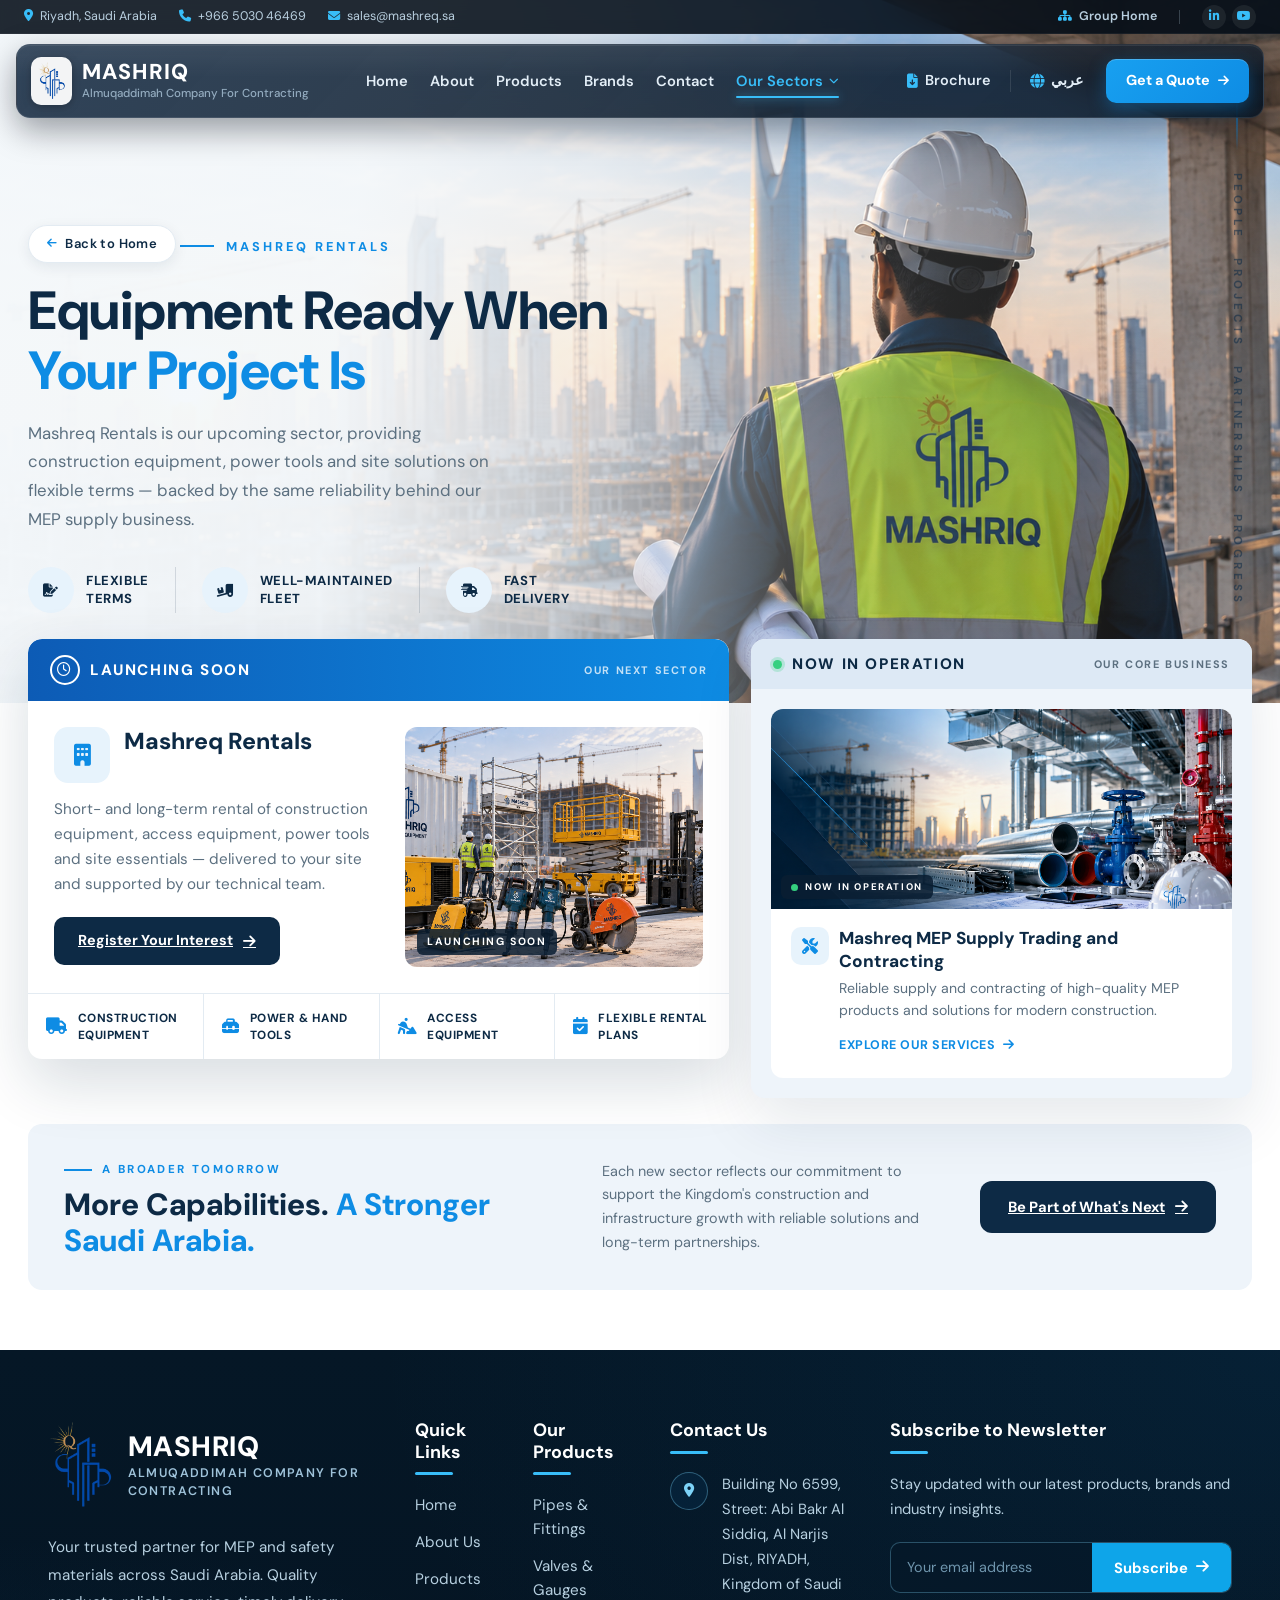
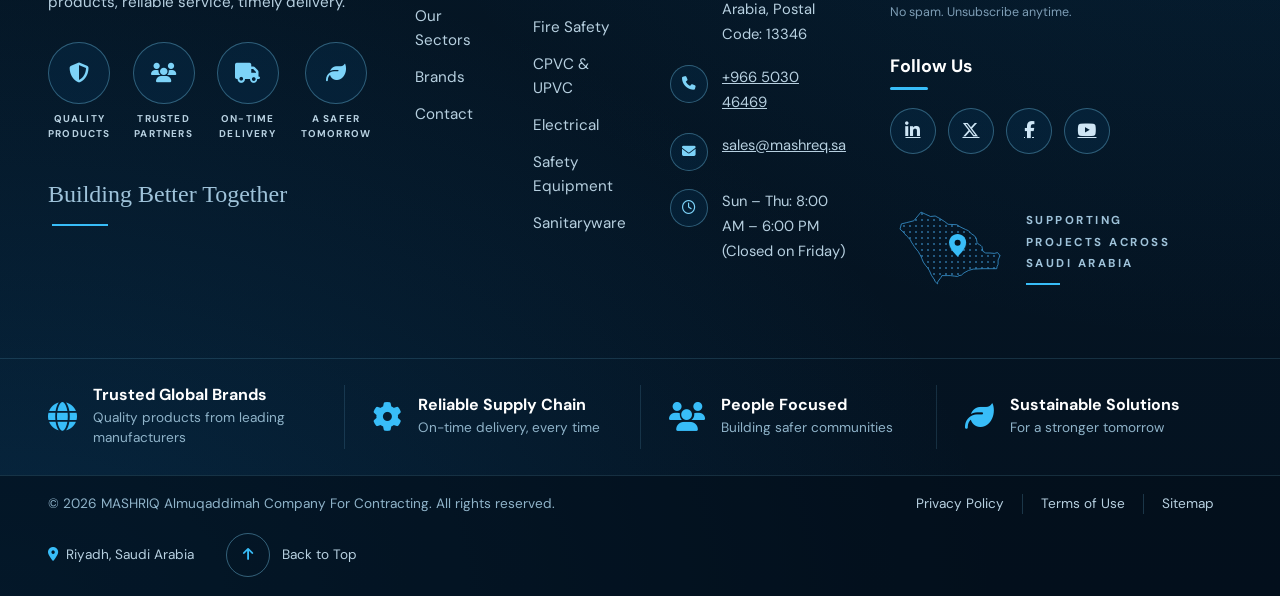
<file: sector-rentals.html>
<!DOCTYPE html>
<html lang="en" dir="ltr">
<head>
  <meta charset="UTF-8">
  <meta name="viewport" content="width=device-width, initial-scale=1.0">
  <title>Mashreq Rentals · Construction Equipment & Tool Rental in Riyadh | Mashriq</title>
  <meta name="description" content="Mashreq Rentals — construction equipment, power tools and site solutions on flexible rental terms for projects across Saudi Arabia. Launching soon from Mashriq Almuqaddimah.">
  <link rel="canonical" href="https://www.mashreq.sa/sector-rentals.html">

  <link rel="preconnect" href="https://fonts.googleapis.com">
  <link rel="preconnect" href="https://fonts.gstatic.com" crossorigin>
  <link href="https://fonts.googleapis.com/css2?family=DM+Sans:opsz,wght@9..40,300;9..40,400;9..40,500;9..40,600;9..40,700&family=DM+Serif+Display:ital@0;1&family=IBM+Plex+Mono:wght@400;500&display=swap" rel="stylesheet">
  <link rel="stylesheet" href="styles.css?v=19">

  <link href="https://cdn.jsdelivr.net/npm/bootstrap@5.3.2/dist/css/bootstrap.min.css" rel="stylesheet">
  
    <link rel="stylesheet" href="https://cdnjs.cloudflare.com/ajax/libs/font-awesome/6.5.0/css/all.min.css">
<style>
  /* page rules (navbar styles now live in styles.css) */


    /* Push page content below fixed nav */
    body { padding-top: 0 !important; }

    #navbar.navbar-custom { display: none !important; }
  </style>
<style>
    :root {
      --sx-navy: #0d2a45;
      --sx-blue: #0e8ce4;
      --sx-blue-light: #2fb1f0;
      --sx-ice: #f4f8fb;
      --sx-line: #e3ebf2;
      --sx-muted: #5c7080;
      --sx-deep: #123a5c;
    }

    body {
      font-family: 'DM Sans', sans-serif;
      background: #fff;
      color: var(--sx-navy);
    }

    /* ── HERO ── */
    .sx-hero {
      position: relative;
      min-height: 640px;
      display: flex;
      align-items: center;
      background: url('./images/sector-engineer-sunset.png') center right / cover no-repeat;
      overflow: hidden;
    }
    .sx-hero::before {
      content: '';
      position: absolute; inset: 0;
      background: linear-gradient(95deg,
        rgba(244, 248, 251, 0.99) 0%,
        rgba(244, 248, 251, 0.97) 28%,
        rgba(244, 248, 251, 0.72) 46%,
        rgba(244, 248, 251, 0.18) 66%,
        rgba(244, 248, 251, 0.05) 100%);
    }
    .sx-hero-inner {
      position: relative; z-index: 2;
      width: 100%;
      max-width: 1280px;
      margin: 0 auto;
      padding: 225px 28px 90px;
    }
    .sx-eyebrow {
      display: inline-flex; align-items: center; gap: 12px;
      font-size: 0.8rem; font-weight: 700; letter-spacing: 3px;
      color: var(--sx-blue); text-transform: uppercase; margin-bottom: 16px;
    }
    .sx-eyebrow::before { content: ""; width: 34px; height: 2px; background: var(--sx-blue); }
    .sx-hero h1 {
      font-size: clamp(2.4rem, 4.2vw, 3.6rem);
      font-weight: 800;
      color: var(--sx-navy);
      line-height: 1.12;
      letter-spacing: -0.5px;
      margin: 0 0 18px;
      max-width: 640px;
    }
    .sx-hero h1 em { font-style: normal; color: var(--sx-blue); }
    .sx-hero-sub {
      font-size: 1.05rem;
      color: var(--sx-muted);
      line-height: 1.7;
      max-width: 480px;
      margin: 0 0 34px;
    }
    .sx-feats {
      display: flex;
      flex-wrap: wrap;
      gap: 0;
    }
    .sx-feat {
      display: flex; align-items: center; gap: 12px;
      padding: 0 26px;
      border-left: 1px solid rgba(13, 42, 69, 0.14);
    }
    .sx-feat:first-child { padding-left: 0; border-left: 0; }
    .sx-feat-icon {
      width: 46px; height: 46px; border-radius: 50%;
      background: #e7f3fc; color: var(--sx-blue);
      display: flex; align-items: center; justify-content: center;
      font-size: 1.1rem; flex-shrink: 0;
    }
    .sx-feat span {
      font-size: 0.82rem; font-weight: 700; letter-spacing: 0.6px;
      text-transform: uppercase; color: var(--sx-navy); line-height: 1.35;
    }
    .sx-vertical {
      position: absolute; right: 34px; top: 50%;
      transform: translateY(-50%);
      z-index: 2;
      display: flex; flex-direction: column; align-items: center; gap: 18px;
    }
    .sx-vertical::before {
      content: ''; width: 2px; height: 52px;
      background: linear-gradient(180deg, var(--sx-blue), transparent);
      margin-bottom: 4px;
    }
    .sx-vertical span {
      writing-mode: vertical-rl;
      font-size: 0.72rem; font-weight: 700; letter-spacing: 4px;
      text-transform: uppercase; color: rgba(13, 42, 69, 0.55);
    }

    /* ── PANELS (overlap hero) ── */
    .sx-panels {
      position: relative; z-index: 5;
      max-width: 1420px;
      margin: -64px auto 0;
      padding: 0 28px;
      display: grid;
      grid-template-columns: 1fr 1.08fr;
      gap: 22px;
      align-items: start;
    }

    .sx-panel-head {
      display: flex; align-items: center; justify-content: space-between;
      padding: 16px 22px;
      border-radius: 14px 14px 0 0;
    }
    .sx-panel-head h3 {
      display: flex; align-items: center; gap: 10px;
      margin: 0;
      font-size: 0.95rem; font-weight: 800; letter-spacing: 1.6px;
      text-transform: uppercase; color: #fff;
    }
    .sx-panel-head small {
      font-size: 0.68rem; font-weight: 700; letter-spacing: 1.6px;
      text-transform: uppercase; color: rgba(255,255,255,0.75);
    }

    /* Core business card */
    .sx-core { background: #fff; border-radius: 14px; box-shadow: 0 24px 60px rgba(13, 42, 69, 0.16); overflow: hidden; }
    .sx-core .sx-panel-head { background: linear-gradient(90deg, #0d5bb5, var(--sx-blue)); }
    .sx-core-dot {
      width: 9px; height: 9px; border-radius: 50%;
      background: #35d07f;
      box-shadow: 0 0 0 3px rgba(53, 208, 127, 0.25);
    }
    .sx-core-body { display: grid; grid-template-columns: 1.05fr 0.95fr; gap: 22px; padding: 26px; }
    .sx-core-copy { display: flex; flex-direction: column; }
    .sx-core-top { display: flex; gap: 14px; margin-bottom: 14px; }
    .sx-core-icon {
      width: 56px; height: 56px; border-radius: 14px;
      background: #e7f3fc; color: var(--sx-blue);
      display: flex; align-items: center; justify-content: center;
      font-size: 1.4rem; flex-shrink: 0;
    }
    .sx-core-copy h4 {
      font-size: 1.45rem; font-weight: 800; color: var(--sx-navy);
      line-height: 1.25; margin: 0 0 10px;
    }
    .sx-core-copy p { font-size: 0.95rem; color: var(--sx-muted); line-height: 1.65; margin: 0 0 20px; }
    .sx-core-btn {
      display: inline-flex; align-items: center; gap: 10px;
      align-self: flex-start;
      background: var(--sx-navy); color: #fff;
      font-size: 0.9rem; font-weight: 700;
      padding: 13px 24px; border-radius: 10px;
      transition: background 0.2s, transform 0.2s;
    }
    .sx-core-btn:hover { background: var(--sx-blue); transform: translateY(-2px); color: #fff; }
    .sx-core-img {
      border-radius: 12px;
      background: url('./images/hero-mep-supply.png') center / cover no-repeat;
      min-height: 240px;
    }
    .sx-core-feats {
      display: grid; grid-template-columns: repeat(4, 1fr);
      border-top: 1px solid var(--sx-line);
    }
    .sx-core-feat {
      display: flex; align-items: center; gap: 10px;
      padding: 16px 18px;
      border-left: 1px solid var(--sx-line);
      font-size: 0.74rem; font-weight: 700; letter-spacing: 0.5px;
      text-transform: uppercase; color: var(--sx-navy); line-height: 1.4;
    }
    .sx-core-feat:first-child { border-left: 0; }
    .sx-core-feat i { color: var(--sx-blue); font-size: 1.05rem; }

    /* Launching soon */
    .sx-soon { background: #eef4fa; border-radius: 14px; box-shadow: 0 24px 60px rgba(13, 42, 69, 0.10); overflow: hidden; }
    .sx-soon .sx-panel-head { background: #dde9f5; }
    .sx-soon .sx-panel-head h3 { color: var(--sx-navy); }
    .sx-soon .sx-panel-head small { color: var(--sx-muted); }
    .sx-soon-clock {
      width: 30px; height: 30px; border-radius: 50%;
      border: 2px solid var(--sx-navy);
      display: flex; align-items: center; justify-content: center;
      font-size: 0.85rem;
    }
    .sx-soon-grid {
      display: grid; grid-template-columns: repeat(3, 1fr);
      gap: 16px; padding: 20px;
    }
    .sx-soon-card {
      background: #fff; border-radius: 12px; overflow: hidden;
      display: flex; flex-direction: column;
      transition: transform 0.25s, box-shadow 0.25s;
    }
    .sx-soon-card:hover { transform: translateY(-6px); box-shadow: 0 18px 40px rgba(13, 42, 69, 0.16); }
    .sx-soon-img { position: relative; height: 130px; background: center / cover no-repeat; }
    .sx-soon-img.sx-img-om { background-image: url('./images/sector-hvac-tech.png'); }
    .sx-soon-img.sx-img-rentals { background-image: url('./images/sector-rentals.png'); }
    .sx-soon-img.sx-img-fm { background-image: url('./images/sector-facility-mgmt.png'); }
    .sx-soon-badge {
      position: absolute; left: 10px; bottom: 10px;
      background: rgba(10, 30, 50, 0.85);
      color: #fff; font-size: 0.6rem; font-weight: 700; letter-spacing: 1.6px;
      text-transform: uppercase;
      padding: 5px 10px; border-radius: 6px;
    }
    .sx-soon-body { padding: 14px 16px 18px; display: flex; gap: 10px; }
    .sx-soon-icon {
      width: 38px; height: 38px; border-radius: 10px; flex-shrink: 0;
      background: #e7f3fc; color: var(--sx-blue);
      display: flex; align-items: center; justify-content: center;
      font-size: 1rem;
    }
    .sx-soon-body h5 { font-size: 0.98rem; font-weight: 800; color: var(--sx-navy); margin: 0 0 6px; line-height: 1.3; }
    .sx-soon-body p { font-size: 0.8rem; color: var(--sx-muted); line-height: 1.55; margin: 0; }

    /* ── BOTTOM STRIP ── */
    .sx-strip {
      max-width: 1420px;
      margin: 26px auto 0;
      padding: 0 28px 60px;
    }
    .sx-strip-inner {
      background: #eef4fa;
      border-radius: 14px;
      padding: 30px 36px;
      display: flex; align-items: center; justify-content: space-between;
      gap: 30px; flex-wrap: wrap;
    }
    .sx-strip-copy { flex: 1 1 460px; }
    .sx-strip-eyebrow {
      display: inline-flex; align-items: center; gap: 10px;
      font-size: 0.72rem; font-weight: 700; letter-spacing: 2.4px;
      text-transform: uppercase; color: var(--sx-blue); margin-bottom: 8px;
    }
    .sx-strip-eyebrow::before { content: ''; width: 28px; height: 2px; background: var(--sx-blue); }
    .sx-strip h3 { font-size: clamp(1.5rem, 2.4vw, 2rem); font-weight: 800; color: var(--sx-navy); margin: 0; }
    .sx-strip h3 em { font-style: normal; color: var(--sx-blue); }
    .sx-strip-note { flex: 1 1 300px; font-size: 0.9rem; color: var(--sx-muted); line-height: 1.65; margin: 0; }
    .sx-strip-cta {
      display: inline-flex; align-items: center; gap: 10px;
      background: var(--sx-navy); color: #fff;
      font-size: 0.92rem; font-weight: 700;
      padding: 15px 28px; border-radius: 12px;
      transition: background 0.2s, transform 0.2s;
      white-space: nowrap;
    }
    .sx-strip-cta:hover { background: var(--sx-blue); transform: translateY(-2px); color: #fff; }

    /* ── RESPONSIVE ── */
    @media (max-width: 1120px) {
      .sx-panels { grid-template-columns: 1fr; margin-top: -40px; }
      .sx-vertical { display: none; }
    }
    @media (max-width: 900px) {
      .sx-hero-inner { padding-top: 195px; }
      .sx-core-body { grid-template-columns: 1fr; }
      .sx-core-img { min-height: 180px; order: -1; }
      .sx-core-feats { grid-template-columns: repeat(2, 1fr); }
      .sx-core-feat:nth-child(3) { border-left: 0; }
      .sx-core-feat:nth-child(-n+2) { border-bottom: 1px solid var(--sx-line); }
      .sx-soon-grid { grid-template-columns: 1fr; }
    }
  </style>
<style>
  /* ── Footer redesign ── */
  .ft2 {
    position: relative;
    background:
      radial-gradient(ellipse at 0% 100%, rgba(14, 100, 160, 0.25), transparent 55%),
      radial-gradient(ellipse at 100% 0%, rgba(14, 100, 160, 0.12), transparent 50%),
      linear-gradient(180deg, #051726 0%, #041220 100%);
    color: #cfe3f0;
    overflow: hidden;
  }
  .ft2-inner {
    position: relative;
    z-index: 1;
    max-width: 1560px;
    margin: 0 auto;
    padding: 70px 48px 50px;
    display: grid;
    grid-template-columns: 1.25fr 0.75fr 0.95fr 1.1fr 1.05fr;
    gap: 44px;
  }

  /* Brand column */
  .ft2-brand-row {
    display: flex;
    align-items: center;
    gap: 14px;
    margin-bottom: 22px;
  }
  .ft2-brand-row img {
    height: 92px;
    width: auto;
  }
  .ft2-brand-name {
    display: block;
    font-size: 1.75rem;
    font-weight: 800;
    color: #fff;
    letter-spacing: 0.5px;
    line-height: 1.15;
  }
  .ft2-brand-sub {
    display: block;
    font-size: 0.78rem;
    font-weight: 600;
    letter-spacing: 1.4px;
    text-transform: uppercase;
    color: #9fc3da;
    line-height: 1.5;
  }
  .ft2-desc {
    font-size: 0.95rem;
    line-height: 1.8;
    color: #b7d0e0;
    margin: 0 0 26px;
    max-width: 330px;
  }
  .ft2-badges {
    display: flex;
    gap: 22px;
    margin-bottom: 34px;
  }
  .ft2-badge {
    text-align: center;
    max-width: 74px;
  }
  .ft2-badge span {
    width: 62px;
    height: 62px;
    margin: 0 auto 8px;
    border-radius: 50%;
    border: 1px solid rgba(125, 211, 248, 0.35);
    background: rgba(14, 100, 160, 0.12);
    color: #7dd3f8;
    font-size: 1.25rem;
    display: flex;
    align-items: center;
    justify-content: center;
    transition: background 0.2s, color 0.2s, transform 0.2s;
  }
  .ft2-badge:hover span {
    background: #0ea5e9;
    color: #fff;
    transform: translateY(-3px);
  }
  .ft2-badge small {
    display: block;
    font-size: 0.62rem;
    font-weight: 700;
    letter-spacing: 1.2px;
    text-transform: uppercase;
    color: #b7d0e0;
    line-height: 1.5;
  }
  .ft2-script {
    font-family: 'Segoe Script', 'Brush Script MT', cursive;
    font-size: 1.5rem;
    color: #9fc3da;
    display: inline-block;
    padding-bottom: 14px;
    position: relative;
  }
  .ft2-script::after {
    content: '';
    position: absolute;
    left: 4px;
    bottom: 0;
    width: 56px;
    height: 2px;
    background: #38bdf8;
  }

  /* Link columns */
  .ft2 h5 {
    color: #fff;
    font-size: 1.12rem;
    font-weight: 700;
    margin: 0 0 18px;
    padding-bottom: 12px;
    position: relative;
  }
  .ft2 h5::after {
    content: '';
    position: absolute;
    left: 0;
    bottom: 0;
    width: 38px;
    height: 3px;
    border-radius: 2px;
    background: #38bdf8;
  }
  .ft2 ul.ft2-links {
    list-style: none;
    margin: 0;
    padding: 0;
  }
  .ft2 ul.ft2-links li { margin-bottom: 13px; }
  .ft2 ul.ft2-links a {
    color: #b7d0e0;
    font-size: 0.95rem;
    text-decoration: none;
    transition: color 0.15s, padding-left 0.15s;
  }
  .ft2 ul.ft2-links a:hover { color: #38bdf8; padding-left: 4px; }

  /* Contact column */
  .ft2-citem {
    display: flex;
    gap: 14px;
    margin-bottom: 18px;
    font-size: 0.92rem;
    line-height: 1.7;
    color: #b7d0e0;
  }
  .ft2-citem i {
    flex: none;
    width: 38px;
    height: 38px;
    border-radius: 50%;
    border: 1px solid rgba(125, 211, 248, 0.35);
    background: rgba(14, 100, 160, 0.12);
    color: #7dd3f8;
    font-size: 0.85rem;
    display: flex;
    align-items: center;
    justify-content: center;
  }
  .ft2-citem a { color: #b7d0e0; }
  .ft2-citem a:hover { color: #38bdf8; }

  /* Newsletter + social */
  .ft2-news-desc {
    font-size: 0.92rem;
    line-height: 1.7;
    color: #b7d0e0;
    margin: 0 0 20px;
  }
  .ft2-news-row {
    display: flex;
    border-radius: 10px;
    overflow: hidden;
    border: 1px solid rgba(125, 211, 248, 0.3);
    background: rgba(6, 24, 40, 0.6);
    margin-bottom: 10px;
  }
  .ft2-news-row input {
    flex: 1;
    min-width: 0;
    border: none;
    background: transparent;
    color: #fff;
    font-size: 0.9rem;
    font-family: inherit;
    padding: 14px 16px;
    outline: none;
  }
  .ft2-news-row input::placeholder { color: #6f95ad; }
  .ft2-news-row button {
    flex: none;
    display: inline-flex;
    align-items: center;
    gap: 8px;
    background: #0ea5e9;
    color: #fff;
    border: none;
    font-size: 0.92rem;
    font-weight: 700;
    padding: 0 22px;
    cursor: pointer;
    transition: background 0.2s;
  }
  .ft2-news-row button:hover { background: #0284c7; }
  .ft2-news-note {
    font-size: 0.78rem;
    color: #7d9db5;
    margin: 0 0 34px;
  }
  .ft2-follow {
    display: flex;
    gap: 12px;
  }
  .ft2-follow a {
    width: 46px;
    height: 46px;
    border-radius: 50%;
    border: 1px solid rgba(125, 211, 248, 0.35);
    background: rgba(14, 100, 160, 0.12);
    color: #cfe6f5;
    font-size: 1.05rem;
    display: flex;
    align-items: center;
    justify-content: center;
    transition: background 0.2s, color 0.2s, transform 0.2s;
  }
  .ft2-follow a:hover {
    background: #0ea5e9;
    border-color: #0ea5e9;
    color: #fff;
    transform: translateY(-3px);
  }
  .ft2-map {
    display: flex;
    align-items: center;
    gap: 16px;
    margin-top: 34px;
  }
  .ft2-map svg { flex-shrink: 0; }
  .ft2-map small {
    font-size: 0.72rem;
    font-weight: 700;
    letter-spacing: 2.5px;
    text-transform: uppercase;
    color: #9fc3da;
    line-height: 1.9;
    position: relative;
    padding-bottom: 10px;
  }
  .ft2-map small::after {
    content: '';
    position: absolute;
    left: 0;
    bottom: 0;
    width: 34px;
    height: 2px;
    background: #38bdf8;
  }

  /* Trust row */
  .ft2-trust {
    position: relative;
    z-index: 1;
    max-width: 1560px;
    margin: 0 auto;
    padding: 26px 48px;
    border-top: 1px solid rgba(125, 211, 248, 0.15);
    display: grid;
    grid-template-columns: repeat(4, 1fr);
  }
  .ft2-trust-item {
    display: flex;
    align-items: center;
    gap: 16px;
    padding: 0 28px;
    border-left: 1px solid rgba(125, 211, 248, 0.15);
  }
  .ft2-trust-item:first-child { border-left: none; padding-left: 0; }
  .ft2-trust-item i { font-size: 1.8rem; color: #38bdf8; flex-shrink: 0; }
  .ft2-trust-item h6 { color: #fff; font-size: 1rem; font-weight: 700; margin: 0 0 4px; }
  .ft2-trust-item p { color: #8fb3c9; font-size: 0.85rem; margin: 0; }

  /* Bottom bar */
  .ft2-bottom {
    position: relative;
    z-index: 1;
    border-top: 1px solid rgba(125, 211, 248, 0.15);
    background: rgba(3, 14, 26, 0.6);
  }
  .ft2-bottom-inner {
    max-width: 1560px;
    margin: 0 auto;
    padding: 18px 48px;
    display: flex;
    align-items: center;
    justify-content: space-between;
    gap: 18px;
    flex-wrap: wrap;
  }
  .ft2-bottom p { margin: 0; font-size: 0.85rem; color: #8fb3c9; }
  .ft2-legal {
    display: flex;
    align-items: center;
  }
  .ft2-legal a {
    color: #b7d0e0;
    font-size: 0.85rem;
    text-decoration: none;
    padding: 0 18px;
    border-left: 1px solid rgba(125, 211, 248, 0.2);
  }
  .ft2-legal a:first-child { border-left: none; }
  .ft2-legal a:hover { color: #38bdf8; }
  .ft2-loc {
    display: flex;
    align-items: center;
    gap: 26px;
  }
  .ft2-loc span {
    display: inline-flex;
    align-items: center;
    gap: 8px;
    font-size: 0.85rem;
    color: #b7d0e0;
  }
  .ft2-loc span i { color: #38bdf8; }
  .ft2-top {
    display: inline-flex;
    align-items: center;
    gap: 12px;
    background: none;
    border: none;
    color: #b7d0e0;
    font-size: 0.85rem;
    cursor: pointer;
  }
  .ft2-top span.circ {
    width: 44px;
    height: 44px;
    border-radius: 50%;
    border: 1px solid rgba(125, 211, 248, 0.4);
    display: flex;
    align-items: center;
    justify-content: center;
    color: #7dd3f8;
    transition: background 0.2s, color 0.2s, transform 0.2s;
  }
  .ft2-top:hover span.circ {
    background: #0ea5e9;
    color: #fff;
    transform: translateY(-3px);
  }

  @media (max-width: 1200px) {
    .ft2-inner { grid-template-columns: 1fr 1fr; gap: 40px; padding: 56px 32px 44px; }
    .ft2-trust { grid-template-columns: repeat(2, 1fr); gap: 20px 0; padding: 22px 32px; }
    .ft2-trust-item:nth-child(3) { border-left: none; padding-left: 0; }
  }
  @media (max-width: 640px) {
    .ft2-inner { grid-template-columns: 1fr; padding: 46px 22px 38px; }
    .ft2-trust { grid-template-columns: 1fr; padding: 18px 22px; }
    .ft2-trust-item { border-left: none; padding-left: 0; padding-top: 12px; padding-bottom: 12px; }
    .ft2-bottom-inner { flex-direction: column; text-align: center; padding: 16px 22px; }
  }
  /* ---- Back to Home pill (top of hero) ---- */
  .back-home {
    display: inline-flex; align-items: center; gap: 8px;
    padding: 8px 18px; margin-bottom: 18px;
    background: rgba(255, 255, 255, 0.14);
    border: 1px solid rgba(255, 255, 255, 0.35);
    border-radius: 999px;
    color: #fff; font-size: 13px; font-weight: 600; letter-spacing: 0.4px;
    text-decoration: none;
    backdrop-filter: blur(6px); -webkit-backdrop-filter: blur(6px);
    transition: background .18s ease, transform .18s ease, color .18s ease;
  }
  .back-home i { font-size: 11px; transition: transform .18s ease; }
  .back-home:hover { background: #fff; color: #14294c; transform: translateX(-2px); }
  .back-home:hover i { transform: translateX(-2px); }
</style>
  
  <link href="https://fonts.googleapis.com/css2?family=Tajawal:wght@400;500;700;800&display=swap" rel="stylesheet">
  <style>
    html[lang="ar"] body, html[lang="ar"] h1, html[lang="ar"] h2, html[lang="ar"] h3, html[lang="ar"] h4, html[lang="ar"] h5, html[lang="ar"] h6,
    html[lang="ar"] p, html[lang="ar"] span, html[lang="ar"] b, html[lang="ar"] small, html[lang="ar"] li, html[lang="ar"] a, html[lang="ar"] button, html[lang="ar"] select, html[lang="ar"] input, html[lang="ar"] textarea { font-family: 'Tajawal', sans-serif !important; }
    html[lang="ar"] h1 { line-height: 1.35; }
    html[lang="ar"] h2 { line-height: 1.4; }
    html[lang="ar"] * { letter-spacing: 0 !important; }
    html[lang="ar"] a[href^="tel"], html[lang="ar"] a[href^="mailto"], html[lang="ar"] .sx-vertical, html[lang="ar"] input[type="tel"] { direction: ltr; unicode-bidi: embed; }
    html[dir="rtl"] .fa-arrow-right, html[dir="rtl"] .back-home .fa-arrow-left { transform: scaleX(-1); }
  </style>
<style id="sector-page">
  /* ── Single-sector page: big "launching soon" card + one "now in operation" card ── */
  .sx-panels--sector { grid-template-columns: 1.4fr 1fr; }
  .sx-core--soon .sx-panel-head h3 { color: #fff; }
  .sx-core--soon .sx-soon-clock { border-color: #fff; color: #fff; }
  .sx-core--soon .sx-core-img { position: relative; background-position: center; background-size: cover; background-repeat: no-repeat; }
  .sx-core--soon .sx-core-img .sx-soon-badge { left: 12px; bottom: 12px; font-size: .66rem; }
  .sx-soon-grid--single { grid-template-columns: 1fr; }
  .sx-soon-img.sx-img-mep { background-image: url('./images/hero-mep-supply.png'); height: 200px; }
  .sx-live-card { text-decoration: none; color: inherit; }
  .sx-live-card .sx-soon-body { padding: 18px 20px 22px; }
  .sx-live-card .sx-soon-body h5 { font-size: 1.08rem; }
  .sx-live-card .sx-soon-body p { font-size: .88rem; }
  .sx-live-badge { display: inline-flex; align-items: center; gap: 7px; }
  .sx-live-dot { width: 7px; height: 7px; border-radius: 50%; background: #35d07f; }
  .sx-live-link {
    display: inline-flex; align-items: center; gap: 8px; margin-top: 14px;
    font-size: .78rem; font-weight: 700; letter-spacing: .5px; text-transform: uppercase;
    color: var(--sx-blue);
  }
  .sx-live-link i { transition: transform .2s; }
  .sx-live-card:hover .sx-live-link i { transform: translateX(3px); }
  [dir="rtl"] .sx-live-link i,
  [dir="rtl"] .sx-core-btn .fa-arrow-right { transform: scaleX(-1); }
  [dir="rtl"] .sx-live-card:hover .sx-live-link i { transform: scaleX(-1) translateX(3px); }
  @media (max-width: 1120px) { .sx-panels--sector { grid-template-columns: 1fr; } }
</style>
<style id="sx-back-home-fix">
  /* "Back to Home" sits on a light hero here — give it a visible style */
  .sx-hero .back-home {
    background: #fff;
    border: 1px solid var(--sx-line);
    color: var(--sx-navy);
    box-shadow: 0 4px 14px rgba(13, 42, 69, 0.08);
  }
  .sx-hero .back-home i { color: var(--sx-blue); }
  .sx-hero .back-home:hover { background: var(--sx-navy); border-color: var(--sx-navy); color: #fff; }
  .sx-hero .back-home:hover i { color: #fff; }
</style>
</head>
<body>


  
<div class="nav2-wrap" id="nav2">
    <div class="nav2-utility">
      <div class="nav2-utility-inner">
        <ul class="nav2-u-list">
          <li><span><i class="fa-solid fa-location-dot"></i><span data-i18n="tb_location">Riyadh, Saudi Arabia</span></span></li>
          <li><a href="tel:+966503046469"><i class="fa-solid fa-phone"></i><bdi>+966 5030 46469</bdi></a></li>
          <li><a href="mailto:sales@mashreq.sa"><i class="fa-solid fa-envelope"></i>sales@mashreq.sa</a></li>
        </ul>
        <ul class="nav2-u-list">
          <li><a class="nav2-u-group" href="./index.html"><i class="fa-solid fa-sitemap"></i><span data-i18n="tb_group">Group Home</span></a></li>
          <li class="nav2-u-divider" aria-hidden="true"></li>
          <li class="nav2-u-soc">
            <a href="#" aria-label="LinkedIn"><i class="fa-brands fa-linkedin-in"></i></a>
            <a href="#" aria-label="YouTube"><i class="fa-brands fa-youtube"></i></a>
          </li>
        </ul>
      </div>
    </div>

    <nav class="nav2-main" aria-label="Main navigation">
      <div class="nav2-main-inner">
        <a href="./index.html" class="nav2-brand" title="Mashriq Group home">
          <img src="./images/logo.png" alt="Mashriq Almuqaddimah logo">
          <span class="nav2-brand-text">
            <span class="nav2-brand-name" data-i18n="brand_name">MASHRIQ</span>
            <span class="nav2-brand-sub" data-i18n="brand_sub">Almuqaddimah Company For Contracting</span>
          </span>
        </a>

        <ul class="nav2-links">
          <li><a class="nav2-link" href="./mep-home.html" data-i18n="nav_home">Home</a></li>
          <li><a class="nav2-link" href="./aboutus.html" data-i18n="nav_about">About</a></li>
          <li><a class="nav2-link" href="./products.html" data-i18n="nav_products">Products</a></li>
          <li><a class="nav2-link" href="./brands.html" data-i18n="nav_brands">Brands</a></li>
          <li><a class="nav2-link" href="./contact.html" data-i18n="nav_contact">Contact</a></li>
          <li class="nav2-dd">
            <a class="nav2-link active" href="#" aria-haspopup="true"><span data-i18n="nav_sectors">Our Sectors</span><i class="fa-solid fa-chevron-down nav2-caret" aria-hidden="true"></i></a>
            <div class="nav2-dd-menu">
              <a href="./sectors.html" data-i18n="x_all_sectors">All Sectors</a>
              <a href="./mep-home.html" data-i18n="sect_link1">Trading &amp; Contracting</a>
              <a href="./sector-rentals.html" data-i18n="sect_link2">Mashreq Rentals</a>
              <a href="./sector-om.html" data-i18n="sect_link3">Mashreq Operation &amp; Maintenance</a>
              <a href="./sector-fm.html" data-i18n="sect_link4">Mashreq Facility Management</a>
            </div>
          </li>
        </ul>

        <div class="nav2-right">
          <a class="nav2-text-btn" href="files/a4%20brochure%20final.pdf" download title="Download company brochure"><i class="fa-solid fa-file-arrow-down"></i><span class="lbl" data-i18n="x_brochure">Brochure</span></a>
          <span class="nav2-sep" aria-hidden="true"></span>
          <button class="nav2-text-btn nav2-lang" id="langToggle" type="button" title="Switch language"><i class="fa-solid fa-globe"></i> عربي</button>
          <a class="nav2-quote" href="./get-quote.html"><span data-i18n="nav_quote">Get a Quote</span><i class="fa-solid fa-arrow-right" aria-hidden="true"></i></a>
        </div>
      </div>
    </nav>
  </div>


  
<nav class="mob-nav" id="mobNav">
  <div class="mob-nav-bar">

    <!-- Brand -->
    <a href="./index.html" class="mob-brand" title="Mashriq Group home">
      <img src="./images/logo.png" alt="Mashriq Logo" class="mob-logo">
      <div data-i18n="x_mob_brand" class="mob-brand-info">
        <span class="mob-brand-name">MASHRIQ</span>
        <span class="mob-brand-tagline">Almuqaddimah Company For Contracting</span>
        <span class="mob-brand-sub">+966 503046469 | sales@mashreq.sa</span>
      </div>
    </a>

    <!-- Hamburger -->
    <button class="mob-burger" id="mobBurger" aria-label="Open menu">
      <span></span>
      <span></span>
      <span></span>
    </button>

  </div>

  <!-- Full overlay menu -->
  <div class="mob-overlay" id="mobOverlay">
    <div class="mob-overlay-inner">

      <!-- Top row in overlay -->
      <div class="mob-overlay-top">
        <a href="./index.html" class="mob-brand" title="Mashriq Group home">
          <img src="./images/logo.png" alt="Mashriq Logo" class="mob-logo">
          <div data-i18n="x_mob_brand" class="mob-brand-info">
            <span class="mob-brand-name">MASHRIQ</span>
            <span class="mob-brand-tagline">Almuqaddimah Company For Contracting</span>
            <span class="mob-brand-sub">+966 503046469 | sales@mashreq.sa</span>
          </div>
        </a>
        <button class="mob-close" id="mobClose" aria-label="Close menu"><i class="fa-solid fa-xmark"></i></button>
      </div>

      <!-- Links -->
      <ul class="mob-menu-links">
        <li><a href="./mep-home.html" class="mob-menu-link active"><i class="fa-solid fa-house"></i><span data-i18n="nav_home">Home</span></a></li>
        <li><a href="./aboutus.html" class="mob-menu-link"><i class="fa-solid fa-building"></i><span data-i18n="nav_about">About Us</span></a></li>
        <li>
          <button class="mob-menu-link mob-acc-btn" id="mobAccBtn" aria-expanded="false" aria-controls="mobAccBody">
            <i class="fa-solid fa-table-cells-large"></i>
            <span data-i18n="nav_sectors">Our Sectors</span>
            <i class="fa-solid fa-chevron-down mob-chev"></i>
          </button>
          <div class="mob-acc-body" id="mobAccBody">
            <a href="./sectors.html" class="mob-sub-link" data-i18n="x_all_sectors">All Sectors</a>
            <a href="./mep-home.html" class="mob-sub-link" data-i18n="sect_link1">Trading &amp; Contracting</a>
            <a href="./sector-rentals.html" class="mob-sub-link" data-i18n="sect_link2">Mashreq Rentals</a>
            <a href="./sector-om.html" class="mob-sub-link" data-i18n="sect_link3">Mashreq Operation &amp; Maintenance</a>
            <a href="./sector-fm.html" class="mob-sub-link" data-i18n="sect_link4">Mashreq Facility Management</a>
          </div>
        </li>
        <li><a href="./products.html" class="mob-menu-link"><i class="fa-solid fa-box-open"></i><span data-i18n="nav_products">Our Products</span></a></li>
        <li><a href="./brands.html" class="mob-menu-link"><i class="fa-solid fa-file-lines"></i><span data-i18n="nav_brands">Brands</span></a></li>
        <li><a href="./contact.html" class="mob-menu-link"><i class="fa-solid fa-envelope"></i><span data-i18n="nav_contact">Contact Us</span></a></li>
      </ul>

      <!-- Contact block -->
      <div class="mob-contact">
        <a href="tel:+966503046469"><i class="fa-solid fa-phone"></i>+966 50 304 6469</a>
        <a href="mailto:sales@mashreq.sa"><i class="fa-solid fa-envelope"></i>sales@mashreq.sa</a>
        <span class="mob-c-item"><i class="fa-solid fa-location-dot"></i><span data-i18n="tb_location">Riyadh, Saudi Arabia</span></span>
      </div>

      <!-- Socials -->
      <div class="mob-socials">
        <a href="#" aria-label="LinkedIn"><i class="fa-brands fa-linkedin-in"></i></a>
        <a href="#" aria-label="Instagram"><i class="fa-brands fa-instagram"></i></a>
        <a href="#" aria-label="YouTube"><i class="fa-brands fa-youtube"></i></a>
      </div>

      <!-- Bottom actions -->
      <div class="mob-overlay-footer">
        <a href="./get-quote.html" class="mob-cta-btn"><span data-i18n="nav_quote">Get a Quote</span> <i class="fa-solid fa-arrow-right"></i></a>
        <button class="mob-lang-btn" id="langToggleMob" data-i18n="nav_lang">عربي</button>
      </div>

      <div class="mob-tagline-bottom" data-i18n="tagline_people">People · Projects · Progress</div>

    </div>
  </div>
</nav>

<!-- ============== HERO ============== -->
  <section class="sx-hero">
    <div class="sx-hero-inner">
  <a href="./mep-home.html" class="back-home"><i class="fa-solid fa-arrow-left"></i><span data-i18n="back_home">Back to Home</span></a>
      <span class="sx-eyebrow" data-i18n="sr_eyebrow">Mashreq Rentals</span>
      <h1 data-i18n="sr_h1">Equipment Ready When <em>Your Project Is</em></h1>
      <p class="sx-hero-sub" data-i18n="sr_sub">Mashreq Rentals is our upcoming sector, providing construction equipment, power tools and site solutions on flexible terms — backed by the same reliability behind our MEP supply business.</p>
      <div class="sx-feats">
        <div class="sx-feat">
          <span class="sx-feat-icon"><i class="fa-solid fa-file-signature"></i></span>
          <span data-i18n="sr_f1">Flexible<br>Terms</span>
        </div>
        <div class="sx-feat">
          <span class="sx-feat-icon"><i class="fa-solid fa-truck-ramp-box"></i></span>
          <span data-i18n="sr_f2">Well-Maintained<br>Fleet</span>
        </div>
        <div class="sx-feat">
          <span class="sx-feat-icon"><i class="fa-solid fa-truck-fast"></i></span>
          <span data-i18n="sr_f3">Fast<br>Delivery</span>
        </div>
      </div>
    </div>
    <div class="sx-vertical">
      <span data-i18n="sx_v1">People</span>
      <span data-i18n="sx_v2">Projects</span>
      <span data-i18n="sx_v3">Partnerships</span>
      <span data-i18n="sx_v4">Progress</span>
    </div>
  </section>

  <!-- ============== PANELS ============== -->
  <section class="sx-panels sx-panels--sector">
    <div class="sx-core sx-core--soon">
      <div class="sx-panel-head">
        <h3><span class="sx-soon-clock"><i class="fa-regular fa-clock"></i></span> <span data-i18n="sx_soon_h">Launching Soon</span></h3>
        <small data-i18n="sxs_next">Our Next Sector</small>
      </div>
      <div class="sx-core-body">
        <div class="sx-core-copy">
          <div class="sx-core-top">
            <span class="sx-core-icon"><i class="fa-solid fa-building"></i></span>
            <h4 data-i18n="sr_card_t">Mashreq Rentals</h4>
          </div>
          <p data-i18n="sr_card_p">Short- and long-term rental of construction equipment, access equipment, power tools and site essentials — delivered to your site and supported by our technical team.</p>
          <a class="sx-core-btn" href="./contact.html"><span data-i18n="sxs_register">Register Your Interest</span> <i class="fa-solid fa-arrow-right"></i></a>
        </div>
        <div class="sx-core-img" style="background-image:url('./images/sector-rentals.png')"><span class="sx-soon-badge" data-i18n="sx_soon_badge">Launching Soon</span></div>
      </div>
      <div class="sx-core-feats">
        <div class="sx-core-feat"><i class="fa-solid fa-truck"></i> <span data-i18n="sr_hl1">Construction Equipment</span></div>
        <div class="sx-core-feat"><i class="fa-solid fa-toolbox"></i> <span data-i18n="sr_hl2">Power &amp; Hand Tools</span></div>
        <div class="sx-core-feat"><i class="fa-solid fa-person-digging"></i> <span data-i18n="sr_hl3">Access Equipment</span></div>
        <div class="sx-core-feat"><i class="fa-solid fa-calendar-check"></i> <span data-i18n="sr_hl4">Flexible Rental Plans</span></div>
      </div>
    </div>

    <div class="sx-soon sx-soon--live">
      <div class="sx-panel-head">
        <h3><span class="sx-core-dot"></span> <span data-i18n="sx_core_h">Now in Operation</span></h3>
        <small data-i18n="sx_core_small">Our Core Business</small>
      </div>
      <div class="sx-soon-grid sx-soon-grid--single">
        <a class="sx-soon-card sx-live-card" href="./mep-home.html">
          <div class="sx-soon-img sx-img-mep"><span class="sx-soon-badge sx-live-badge"><span class="sx-live-dot"></span><span data-i18n="sx_core_h">Now in Operation</span></span></div>
          <div class="sx-soon-body">
            <span class="sx-soon-icon"><i class="fa-solid fa-screwdriver-wrench"></i></span>
            <div>
              <h5 data-i18n="sx_core_t">Mashreq MEP Supply Trading and Contracting</h5>
              <p data-i18n="sx_core_p">Reliable supply and contracting of high-quality MEP products and solutions for modern construction.</p>
              <span class="sx-live-link"><span data-i18n="sx_core_btn">Explore Our Services</span> <i class="fa-solid fa-arrow-right"></i></span>
            </div>
          </div>
        </a>
      </div>
    </div>
  </section>

  <!-- ============== BOTTOM STRIP ============== -->
  <section class="sx-strip">
    <div class="sx-strip-inner">
      <div class="sx-strip-copy">
        <span class="sx-strip-eyebrow" data-i18n="sx_strip_eyebrow">A Broader Tomorrow</span>
        <h3 data-i18n="sx_strip_h3">More Capabilities. <em>A Stronger Saudi Arabia.</em></h3>
      </div>
      <p class="sx-strip-note" data-i18n="sx_strip_note">Each new sector reflects our commitment to support the Kingdom's construction and infrastructure growth with reliable solutions and long-term partnerships.</p>
      <a class="sx-strip-cta" href="./contact.html"><span data-i18n="sx_strip_cta">Be Part of What's Next</span> <i class="fa-solid fa-arrow-right"></i></a>
    </div>
  </section>

<footer class="ft2">
  <div class="ft2-inner">

    <!-- Brand column -->
    <div>
      <div class="ft2-brand-row">
        <img src="./images/logo.png" alt="Mashriq Logo">
        <div>
          <span class="ft2-brand-name" data-i18n="brand_name">MASHRIQ</span>
          <span class="ft2-brand-sub" data-i18n="brand_sub">Almuqaddimah Company<br>For Contracting</span>
        </div>
      </div>
      <p class="ft2-desc" data-i18n="footer_company_desc">Your trusted partner for MEP and safety materials across Saudi Arabia. Quality products, reliable service, timely delivery.</p>
      <div class="ft2-badges">
        <div class="ft2-badge">
          <span><i class="fa-solid fa-shield-halved"></i></span>
          <small data-i18n="x_tr_quality">Quality<br>Products</small>
        </div>
        <div class="ft2-badge">
          <span><i class="fa-solid fa-users"></i></span>
          <small data-i18n="x_tr_partners">Trusted<br>Partners</small>
        </div>
        <div class="ft2-badge">
          <span><i class="fa-solid fa-truck"></i></span>
          <small data-i18n="ab_feat3">On-Time<br>Delivery</small>
        </div>
        <div class="ft2-badge">
          <span><i class="fa-solid fa-leaf"></i></span>
          <small data-i18n="x_tr_safer">A Safer<br>Tomorrow</small>
        </div>
      </div>
      <span data-i18n="x_ft_tagline" class="ft2-script">Building Better Together</span>
    </div>

    <!-- Quick Links -->
    <div>
      <h5 data-i18n="footer_quick_links">Quick Links</h5>
      <ul class="ft2-links">
        <li><a href="#hero" data-i18n="footer_link_home">Home</a></li>
        <li><a href="#about" data-i18n="footer_link_about">About Us</a></li>
        <li><a href="#products" data-i18n="footer_link_products">Products</a></li>
        <li><a data-i18n="nav_sectors" href="#">Our Sectors</a></li>
        <li><a href="./brands.html" data-i18n="footer_link_brands">Brands</a></li>
        <li><a href="#contact" data-i18n="footer_link_contact">Contact</a></li>
      </ul>
    </div>

    <!-- Our Products -->
    <div>
      <h5 data-i18n="footer_our_products">Our Products</h5>
      <ul class="ft2-links">
        <li><a href="#products" data-i18n="footer_prod_pipes">Pipes &amp; Fittings</a></li>
        <li><a href="#products" data-i18n="footer_prod_valves">Valves &amp; Gauges</a></li>
        <li><a href="#products" data-i18n="footer_prod_fire">Fire Safety</a></li>
        <li><a href="#products" data-i18n="footer_prod_cpvc">CPVC &amp; UPVC</a></li>
        <li><a href="#products" data-i18n="footer_prod_elec">Electrical</a></li>
        <li><a href="#products" data-i18n="footer_prod_safe">Safety Equipment</a></li>
        <li><a href="#products" data-i18n="footer_prod_sanitary">Sanitaryware</a></li>
      </ul>
    </div>

    <!-- Contact Us -->
    <div>
      <h5 data-i18n="footer_contact_us">Contact Us</h5>
      <div class="ft2-citem">
        <i class="fa-solid fa-location-dot"></i>
        <span data-i18n="x_ft_addr">Building No 6599, Street: Abi Bakr Al Siddiq, Al Narjis Dist, RIYADH, Kingdom of Saudi Arabia, Postal Code: 13346</span>
      </div>
      <div class="ft2-citem">
        <i class="fa-solid fa-phone"></i>
        <a href="tel:+966503046469">+966 5030 46469</a>
      </div>
      <div class="ft2-citem">
        <i class="fa-solid fa-envelope"></i>
        <a href="mailto:sales@mashreq.sa">sales@mashreq.sa</a>
      </div>
      <div class="ft2-citem">
        <i class="fa-regular fa-clock"></i>
        <span data-i18n="x_ft_hours">Sun – Thu: 8:00 AM – 6:00 PM<br>(Closed on Friday)</span>
      </div>
    </div>

    <!-- Newsletter -->
    <div>
      <h5 data-i18n="footer_newsletter_title">Subscribe to Our Newsletter</h5>
      <p data-i18n="x_ft_news" class="ft2-news-desc">Stay updated with our latest products, brands and industry insights.</p>
      <div class="ft2-news-row">
        <input type="email" data-i18n="footer_newsletter_placeholder" placeholder="Your email address">
        <button type="button"><span data-i18n="footer_newsletter_btn">Subscribe</span> <i class="fa-solid fa-arrow-right"></i></button>
      </div>
      <p class="ft2-news-note" data-i18n="footer_newsletter_note">No spam. Unsubscribe anytime.</p>

      <h5 data-i18n="ft_follow_us">Follow Us</h5>
      <div class="ft2-follow">
        <a href="#" aria-label="LinkedIn"><i class="fa-brands fa-linkedin-in"></i></a>
        <a href="#" aria-label="X"><i class="fa-brands fa-x-twitter"></i></a>
        <a href="#" aria-label="Facebook"><i class="fa-brands fa-facebook-f"></i></a>
        <a href="#" aria-label="YouTube"><i class="fa-brands fa-youtube"></i></a>
      </div>

      <div class="ft2-map">
        <svg width="120" height="120" viewBox="0 0 120 120" fill="none">
          <defs>
            <pattern id="dots" width="6" height="6" patternUnits="userSpaceOnUse">
              <circle cx="2" cy="2" r="1" fill="#2c6e9e"/>
            </pattern>
          </defs>
          <path d="M10.0 41.1 L11.4 35.9 L16.7 34.6 L23.8 32.8 L31.0 24.1 L35.7 26.3 L40.5 28.5 L45.2 28.0 L50.0 30.6 L54.8 33.7 L58.1 36.3 L66.7 36.7 L71.0 39.3 L75.7 41.5 L78.6 42.8 L81.4 45.9 L84.3 47.6 L86.2 50.2 L87.1 54.6 L88.1 55.9 L89.5 56.7 L91.0 57.6 L91.9 58.5 L92.9 63.3 L95.7 65.0 L100.0 65.0 L104.3 65.4 L107.6 64.6 L110.0 67.6 L108.1 72.0 L108.1 76.3 L107.1 78.5 L106.7 80.7 L97.6 80.7 L92.9 80.7 L83.3 81.1 L78.6 82.4 L73.8 85.0 L71.4 87.2 L69.0 87.6 L67.6 88.5 L64.3 88.1 L60.5 87.6 L57.1 87.6 L51.9 87.6 L51.0 89.4 L49.0 92.0 L47.6 94.1 L47.6 95.9 L45.2 93.7 L44.3 91.5 L41.4 87.2 L39.5 82.8 L37.6 79.8 L35.7 77.6 L33.3 74.1 L31.9 70.7 L31.0 68.5 L30.0 66.7 L28.1 63.3 L26.2 61.1 L24.3 58.5 L22.9 56.3 L21.4 54.1 L20.5 52.0 L18.6 49.8 L16.7 48.0 L14.8 45.9 L12.9 43.7 Z" fill="url(#dots)" stroke="#3a97d4" stroke-width="0.8" stroke-linejoin="round"/>
          <circle cx="67.6" cy="55.9" r="9" fill="rgba(56,189,248,0.18)"/>
          <path d="M67.6 45.9c-4.7 0-8.5 3.8-8.5 8.5 0 6.4 8.5 14 8.5 14s8.5-7.6 8.5-14c0-4.7-3.8-8.5-8.5-8.5z" fill="#38bdf8"/>
          <circle cx="67.6" cy="54.699999999999996" r="3" fill="#041220"/>
        </svg>
        <small data-i18n="ft_map_caption">Supporting<br>Projects Across<br>Saudi Arabia</small>
      </div>
    </div>

  </div>

  <!-- Trust row -->
  <div class="ft2-trust">
    <div class="ft2-trust-item">
      <i class="fa-solid fa-globe"></i>
      <div>
        <h6 data-i18n="ft_trust1_t">Trusted Global Brands</h6>
        <p data-i18n="ft_trust1_p">Quality products from leading manufacturers</p>
      </div>
    </div>
    <div class="ft2-trust-item">
      <i class="fa-solid fa-gear"></i>
      <div>
        <h6 data-i18n="ft_trust2_t">Reliable Supply Chain</h6>
        <p data-i18n="ft_trust2_p">On-time delivery, every time</p>
      </div>
    </div>
    <div class="ft2-trust-item">
      <i class="fa-solid fa-users"></i>
      <div>
        <h6 data-i18n="ft_trust3_t">People Focused</h6>
        <p data-i18n="ft_trust3_p">Building safer communities</p>
      </div>
    </div>
    <div class="ft2-trust-item">
      <i class="fa-solid fa-leaf"></i>
      <div>
        <h6 data-i18n="ft_trust4_t">Sustainable Solutions</h6>
        <p data-i18n="ft_trust4_p">For a stronger tomorrow</p>
      </div>
    </div>
  </div>

  <!-- Bottom bar -->
  <div class="ft2-bottom">
    <div class="ft2-bottom-inner">
      <p data-i18n="footer_copy">© 2026 MASHRIQ Almuqaddimah Company For Contracting. All rights reserved.</p>
      <div class="ft2-legal">
        <a href="#" data-i18n="footer_privacy">Privacy Policy</a>
        <a href="#" data-i18n="footer_terms">Terms of Use</a>
        <a href="#" data-i18n="footer_sitemap">Sitemap</a>
      </div>
      <div class="ft2-loc">
        <span><i class="fa-solid fa-location-dot"></i> <span data-i18n="tb_location">Riyadh, Saudi Arabia</span></span>
        <button class="ft2-top" id="ftBackTop">
          <span class="circ"><i class="fa-solid fa-arrow-up"></i></span>
          <span data-i18n="x_back_top">Back to Top</span>
        </button>
      </div>
    </div>
  </div>
</footer>

  <script src="https://cdn.jsdelivr.net/npm/bootstrap@5.3.2/dist/js/bootstrap.bundle.min.js"></script>
  <script src="./nav.js?v=1"></script>
<script src="translations.js?v=11"></script>
<script>
    // Mobile nav (redesigned)
    const mobBurger  = document.getElementById('mobBurger');
    const mobClose   = document.getElementById('mobClose');
    const mobOverlay = document.getElementById('mobOverlay');
    const mobAccBtn  = document.getElementById('mobAccBtn');
    const mobAccBody = document.getElementById('mobAccBody');
    const langToggleMob = document.getElementById('langToggleMob');

    function openMobMenu() {
      mobOverlay.classList.add('is-open');
      document.body.style.overflow = 'hidden';
    }
    function closeMobMenu() {
      mobOverlay.classList.remove('is-open');
      document.body.style.overflow = '';
    }

    if (mobBurger) mobBurger.addEventListener('click', openMobMenu);
    if (mobClose)  mobClose.addEventListener('click', closeMobMenu);

    if (mobOverlay) {
      mobOverlay.querySelectorAll('.mob-menu-links a').forEach(link => {
        link.addEventListener('click', closeMobMenu);
      });
    }

    // Accordion
    if (mobAccBtn && mobAccBody) {
      mobAccBtn.addEventListener('click', (e) => {
        e.stopPropagation();
        const open = mobAccBody.classList.toggle('open');
        mobAccBtn.setAttribute('aria-expanded', open);
      });
    }

    // Lang toggle
    if (langToggleMob) {
      langToggleMob.addEventListener('click', () => {
        if (typeof toggleLanguage === 'function') toggleLanguage();
      });
    }
</script>
</body>
</html>
</file>
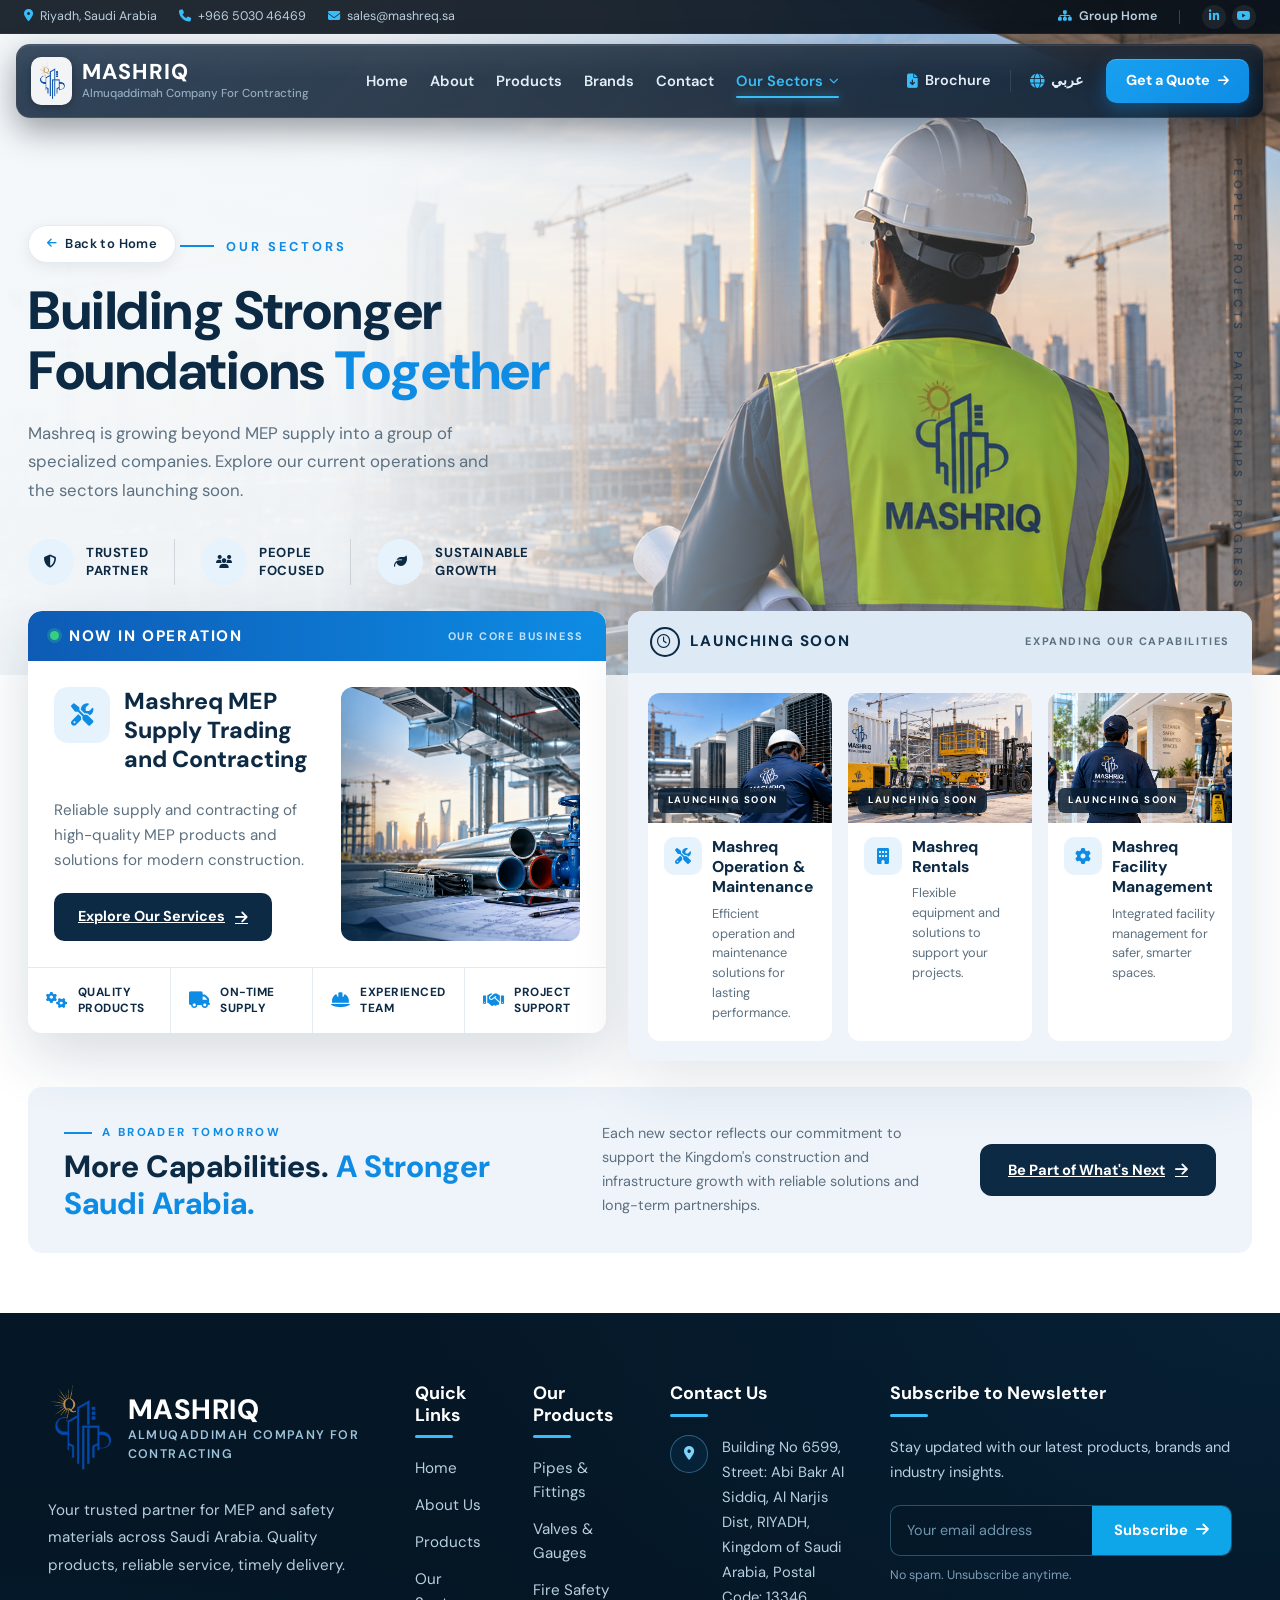
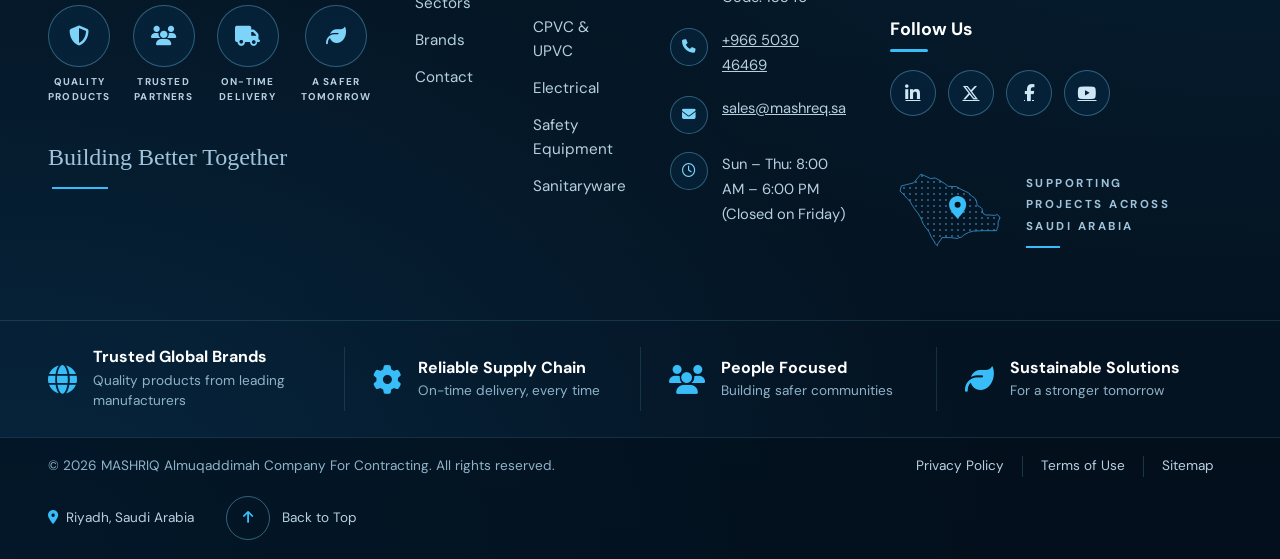
<file: sectors.html>
<!DOCTYPE html>
<html lang="en" dir="ltr">
<head>
  <meta charset="UTF-8">
  <meta name="viewport" content="width=device-width, initial-scale=1.0">
  <title>Our Sectors · Mashreq</title>

  <link rel="preconnect" href="https://fonts.googleapis.com">
  <link rel="preconnect" href="https://fonts.gstatic.com" crossorigin>
  <link href="https://fonts.googleapis.com/css2?family=DM+Sans:opsz,wght@9..40,300;9..40,400;9..40,500;9..40,600;9..40,700&family=DM+Serif+Display:ital@0;1&family=IBM+Plex+Mono:wght@400;500&display=swap" rel="stylesheet">
  <link rel="stylesheet" href="styles.css?v=19">

  <link href="https://cdn.jsdelivr.net/npm/bootstrap@5.3.2/dist/css/bootstrap.min.css" rel="stylesheet">
  
    <link rel="stylesheet" href="https://cdnjs.cloudflare.com/ajax/libs/font-awesome/6.5.0/css/all.min.css">
<style>
  /* page rules (navbar styles now live in styles.css) */


    /* Push page content below fixed nav */
    body { padding-top: 0 !important; }

    #navbar.navbar-custom { display: none !important; }
  </style>
<style>
    :root {
      --sx-navy: #0d2a45;
      --sx-blue: #0e8ce4;
      --sx-blue-light: #2fb1f0;
      --sx-ice: #f4f8fb;
      --sx-line: #e3ebf2;
      --sx-muted: #5c7080;
      --sx-deep: #123a5c;
    }

    body {
      font-family: 'DM Sans', sans-serif;
      background: #fff;
      color: var(--sx-navy);
    }

    /* ── HERO ── */
    .sx-hero {
      position: relative;
      min-height: 640px;
      display: flex;
      align-items: center;
      background: url('./images/sector-engineer-sunset.png') center right / cover no-repeat;
      overflow: hidden;
    }
    .sx-hero::before {
      content: '';
      position: absolute; inset: 0;
      background: linear-gradient(95deg,
        rgba(244, 248, 251, 0.99) 0%,
        rgba(244, 248, 251, 0.97) 28%,
        rgba(244, 248, 251, 0.72) 46%,
        rgba(244, 248, 251, 0.18) 66%,
        rgba(244, 248, 251, 0.05) 100%);
    }
    .sx-hero-inner {
      position: relative; z-index: 2;
      width: 100%;
      max-width: 1280px;
      margin: 0 auto;
      padding: 225px 28px 90px;
    }
    .sx-eyebrow {
      display: inline-flex; align-items: center; gap: 12px;
      font-size: 0.8rem; font-weight: 700; letter-spacing: 3px;
      color: var(--sx-blue); text-transform: uppercase; margin-bottom: 16px;
    }
    .sx-eyebrow::before { content: ""; width: 34px; height: 2px; background: var(--sx-blue); }
    .sx-hero h1 {
      font-size: clamp(2.4rem, 4.2vw, 3.6rem);
      font-weight: 800;
      color: var(--sx-navy);
      line-height: 1.12;
      letter-spacing: -0.5px;
      margin: 0 0 18px;
      max-width: 640px;
    }
    .sx-hero h1 em { font-style: normal; color: var(--sx-blue); }
    .sx-hero-sub {
      font-size: 1.05rem;
      color: var(--sx-muted);
      line-height: 1.7;
      max-width: 480px;
      margin: 0 0 34px;
    }
    .sx-feats {
      display: flex;
      flex-wrap: wrap;
      gap: 0;
    }
    .sx-feat {
      display: flex; align-items: center; gap: 12px;
      padding: 0 26px;
      border-left: 1px solid rgba(13, 42, 69, 0.14);
    }
    .sx-feat:first-child { padding-left: 0; border-left: 0; }
    .sx-feat-icon {
      width: 46px; height: 46px; border-radius: 50%;
      background: #e7f3fc; color: var(--sx-blue);
      display: flex; align-items: center; justify-content: center;
      font-size: 1.1rem; flex-shrink: 0;
    }
    .sx-feat span {
      font-size: 0.82rem; font-weight: 700; letter-spacing: 0.6px;
      text-transform: uppercase; color: var(--sx-navy); line-height: 1.35;
    }
    .sx-vertical {
      position: absolute; right: 34px; top: 50%;
      transform: translateY(-50%);
      z-index: 2;
      display: flex; flex-direction: column; align-items: center; gap: 18px;
    }
    .sx-vertical::before {
      content: ''; width: 2px; height: 52px;
      background: linear-gradient(180deg, var(--sx-blue), transparent);
      margin-bottom: 4px;
    }
    .sx-vertical span {
      writing-mode: vertical-rl;
      font-size: 0.72rem; font-weight: 700; letter-spacing: 4px;
      text-transform: uppercase; color: rgba(13, 42, 69, 0.55);
    }

    /* ── PANELS (overlap hero) ── */
    .sx-panels {
      position: relative; z-index: 5;
      max-width: 1420px;
      margin: -64px auto 0;
      padding: 0 28px;
      display: grid;
      grid-template-columns: 1fr 1.08fr;
      gap: 22px;
      align-items: start;
    }

    .sx-panel-head {
      display: flex; align-items: center; justify-content: space-between;
      padding: 16px 22px;
      border-radius: 14px 14px 0 0;
    }
    .sx-panel-head h3 {
      display: flex; align-items: center; gap: 10px;
      margin: 0;
      font-size: 0.95rem; font-weight: 800; letter-spacing: 1.6px;
      text-transform: uppercase; color: #fff;
    }
    .sx-panel-head small {
      font-size: 0.68rem; font-weight: 700; letter-spacing: 1.6px;
      text-transform: uppercase; color: rgba(255,255,255,0.75);
    }

    /* Core business card */
    .sx-core { background: #fff; border-radius: 14px; box-shadow: 0 24px 60px rgba(13, 42, 69, 0.16); overflow: hidden; }
    .sx-core .sx-panel-head { background: linear-gradient(90deg, #0d5bb5, var(--sx-blue)); }
    .sx-core-dot {
      width: 9px; height: 9px; border-radius: 50%;
      background: #35d07f;
      box-shadow: 0 0 0 3px rgba(53, 208, 127, 0.25);
    }
    .sx-core-body { display: grid; grid-template-columns: 1.05fr 0.95fr; gap: 22px; padding: 26px; }
    .sx-core-copy { display: flex; flex-direction: column; }
    .sx-core-top { display: flex; gap: 14px; margin-bottom: 14px; }
    .sx-core-icon {
      width: 56px; height: 56px; border-radius: 14px;
      background: #e7f3fc; color: var(--sx-blue);
      display: flex; align-items: center; justify-content: center;
      font-size: 1.4rem; flex-shrink: 0;
    }
    .sx-core-copy h4 {
      font-size: 1.45rem; font-weight: 800; color: var(--sx-navy);
      line-height: 1.25; margin: 0 0 10px;
    }
    .sx-core-copy p { font-size: 0.95rem; color: var(--sx-muted); line-height: 1.65; margin: 0 0 20px; }
    .sx-core-btn {
      display: inline-flex; align-items: center; gap: 10px;
      align-self: flex-start;
      background: var(--sx-navy); color: #fff;
      font-size: 0.9rem; font-weight: 700;
      padding: 13px 24px; border-radius: 10px;
      transition: background 0.2s, transform 0.2s;
    }
    .sx-core-btn:hover { background: var(--sx-blue); transform: translateY(-2px); color: #fff; }
    .sx-core-img {
      border-radius: 12px;
      background: url('./images/hero-mep-supply.png') center / cover no-repeat;
      min-height: 240px;
    }
    .sx-core-feats {
      display: grid; grid-template-columns: repeat(4, 1fr);
      border-top: 1px solid var(--sx-line);
    }
    .sx-core-feat {
      display: flex; align-items: center; gap: 10px;
      padding: 16px 18px;
      border-left: 1px solid var(--sx-line);
      font-size: 0.74rem; font-weight: 700; letter-spacing: 0.5px;
      text-transform: uppercase; color: var(--sx-navy); line-height: 1.4;
    }
    .sx-core-feat:first-child { border-left: 0; }
    .sx-core-feat i { color: var(--sx-blue); font-size: 1.05rem; }

    /* Launching soon */
    .sx-soon { background: #eef4fa; border-radius: 14px; box-shadow: 0 24px 60px rgba(13, 42, 69, 0.10); overflow: hidden; }
    .sx-soon .sx-panel-head { background: #dde9f5; }
    .sx-soon .sx-panel-head h3 { color: var(--sx-navy); }
    .sx-soon .sx-panel-head small { color: var(--sx-muted); }
    .sx-soon-clock {
      width: 30px; height: 30px; border-radius: 50%;
      border: 2px solid var(--sx-navy);
      display: flex; align-items: center; justify-content: center;
      font-size: 0.85rem;
    }
    .sx-soon-grid {
      display: grid; grid-template-columns: repeat(3, 1fr);
      gap: 16px; padding: 20px;
    }
    .sx-soon-card {
      background: #fff; border-radius: 12px; overflow: hidden;
      display: flex; flex-direction: column;
      transition: transform 0.25s, box-shadow 0.25s;
    }
    .sx-soon-card:hover { transform: translateY(-6px); box-shadow: 0 18px 40px rgba(13, 42, 69, 0.16); }
    .sx-soon-img { position: relative; height: 130px; background: center / cover no-repeat; }
    .sx-soon-img.sx-img-om { background-image: url('./images/sector-hvac-tech.png'); }
    .sx-soon-img.sx-img-rentals { background-image: url('./images/sector-rentals.png'); }
    .sx-soon-img.sx-img-fm { background-image: url('./images/sector-facility-mgmt.png'); }
    .sx-soon-badge {
      position: absolute; left: 10px; bottom: 10px;
      background: rgba(10, 30, 50, 0.85);
      color: #fff; font-size: 0.6rem; font-weight: 700; letter-spacing: 1.6px;
      text-transform: uppercase;
      padding: 5px 10px; border-radius: 6px;
    }
    .sx-soon-body { padding: 14px 16px 18px; display: flex; gap: 10px; }
    .sx-soon-icon {
      width: 38px; height: 38px; border-radius: 10px; flex-shrink: 0;
      background: #e7f3fc; color: var(--sx-blue);
      display: flex; align-items: center; justify-content: center;
      font-size: 1rem;
    }
    .sx-soon-body h5 { font-size: 0.98rem; font-weight: 800; color: var(--sx-navy); margin: 0 0 6px; line-height: 1.3; }
    .sx-soon-body p { font-size: 0.8rem; color: var(--sx-muted); line-height: 1.55; margin: 0; }

    /* ── BOTTOM STRIP ── */
    .sx-strip {
      max-width: 1420px;
      margin: 26px auto 0;
      padding: 0 28px 60px;
    }
    .sx-strip-inner {
      background: #eef4fa;
      border-radius: 14px;
      padding: 30px 36px;
      display: flex; align-items: center; justify-content: space-between;
      gap: 30px; flex-wrap: wrap;
    }
    .sx-strip-copy { flex: 1 1 460px; }
    .sx-strip-eyebrow {
      display: inline-flex; align-items: center; gap: 10px;
      font-size: 0.72rem; font-weight: 700; letter-spacing: 2.4px;
      text-transform: uppercase; color: var(--sx-blue); margin-bottom: 8px;
    }
    .sx-strip-eyebrow::before { content: ''; width: 28px; height: 2px; background: var(--sx-blue); }
    .sx-strip h3 { font-size: clamp(1.5rem, 2.4vw, 2rem); font-weight: 800; color: var(--sx-navy); margin: 0; }
    .sx-strip h3 em { font-style: normal; color: var(--sx-blue); }
    .sx-strip-note { flex: 1 1 300px; font-size: 0.9rem; color: var(--sx-muted); line-height: 1.65; margin: 0; }
    .sx-strip-cta {
      display: inline-flex; align-items: center; gap: 10px;
      background: var(--sx-navy); color: #fff;
      font-size: 0.92rem; font-weight: 700;
      padding: 15px 28px; border-radius: 12px;
      transition: background 0.2s, transform 0.2s;
      white-space: nowrap;
    }
    .sx-strip-cta:hover { background: var(--sx-blue); transform: translateY(-2px); color: #fff; }

    /* ── RESPONSIVE ── */
    @media (max-width: 1120px) {
      .sx-panels { grid-template-columns: 1fr; margin-top: -40px; }
      .sx-vertical { display: none; }
    }
    @media (max-width: 900px) {
      .sx-hero-inner { padding-top: 195px; }
      .sx-core-body { grid-template-columns: 1fr; }
      .sx-core-img { min-height: 180px; order: -1; }
      .sx-core-feats { grid-template-columns: repeat(2, 1fr); }
      .sx-core-feat:nth-child(3) { border-left: 0; }
      .sx-core-feat:nth-child(-n+2) { border-bottom: 1px solid var(--sx-line); }
      .sx-soon-grid { grid-template-columns: 1fr; }
    }
  </style>
<style>
  /* ── Footer redesign ── */
  .ft2 {
    position: relative;
    background:
      radial-gradient(ellipse at 0% 100%, rgba(14, 100, 160, 0.25), transparent 55%),
      radial-gradient(ellipse at 100% 0%, rgba(14, 100, 160, 0.12), transparent 50%),
      linear-gradient(180deg, #051726 0%, #041220 100%);
    color: #cfe3f0;
    overflow: hidden;
  }
  .ft2-inner {
    position: relative;
    z-index: 1;
    max-width: 1560px;
    margin: 0 auto;
    padding: 70px 48px 50px;
    display: grid;
    grid-template-columns: 1.25fr 0.75fr 0.95fr 1.1fr 1.05fr;
    gap: 44px;
  }

  /* Brand column */
  .ft2-brand-row {
    display: flex;
    align-items: center;
    gap: 14px;
    margin-bottom: 22px;
  }
  .ft2-brand-row img {
    height: 92px;
    width: auto;
  }
  .ft2-brand-name {
    display: block;
    font-size: 1.75rem;
    font-weight: 800;
    color: #fff;
    letter-spacing: 0.5px;
    line-height: 1.15;
  }
  .ft2-brand-sub {
    display: block;
    font-size: 0.78rem;
    font-weight: 600;
    letter-spacing: 1.4px;
    text-transform: uppercase;
    color: #9fc3da;
    line-height: 1.5;
  }
  .ft2-desc {
    font-size: 0.95rem;
    line-height: 1.8;
    color: #b7d0e0;
    margin: 0 0 26px;
    max-width: 330px;
  }
  .ft2-badges {
    display: flex;
    gap: 22px;
    margin-bottom: 34px;
  }
  .ft2-badge {
    text-align: center;
    max-width: 74px;
  }
  .ft2-badge span {
    width: 62px;
    height: 62px;
    margin: 0 auto 8px;
    border-radius: 50%;
    border: 1px solid rgba(125, 211, 248, 0.35);
    background: rgba(14, 100, 160, 0.12);
    color: #7dd3f8;
    font-size: 1.25rem;
    display: flex;
    align-items: center;
    justify-content: center;
    transition: background 0.2s, color 0.2s, transform 0.2s;
  }
  .ft2-badge:hover span {
    background: #0ea5e9;
    color: #fff;
    transform: translateY(-3px);
  }
  .ft2-badge small {
    display: block;
    font-size: 0.62rem;
    font-weight: 700;
    letter-spacing: 1.2px;
    text-transform: uppercase;
    color: #b7d0e0;
    line-height: 1.5;
  }
  .ft2-script {
    font-family: 'Segoe Script', 'Brush Script MT', cursive;
    font-size: 1.5rem;
    color: #9fc3da;
    display: inline-block;
    padding-bottom: 14px;
    position: relative;
  }
  .ft2-script::after {
    content: '';
    position: absolute;
    left: 4px;
    bottom: 0;
    width: 56px;
    height: 2px;
    background: #38bdf8;
  }

  /* Link columns */
  .ft2 h5 {
    color: #fff;
    font-size: 1.12rem;
    font-weight: 700;
    margin: 0 0 18px;
    padding-bottom: 12px;
    position: relative;
  }
  .ft2 h5::after {
    content: '';
    position: absolute;
    left: 0;
    bottom: 0;
    width: 38px;
    height: 3px;
    border-radius: 2px;
    background: #38bdf8;
  }
  .ft2 ul.ft2-links {
    list-style: none;
    margin: 0;
    padding: 0;
  }
  .ft2 ul.ft2-links li { margin-bottom: 13px; }
  .ft2 ul.ft2-links a {
    color: #b7d0e0;
    font-size: 0.95rem;
    text-decoration: none;
    transition: color 0.15s, padding-left 0.15s;
  }
  .ft2 ul.ft2-links a:hover { color: #38bdf8; padding-left: 4px; }

  /* Contact column */
  .ft2-citem {
    display: flex;
    gap: 14px;
    margin-bottom: 18px;
    font-size: 0.92rem;
    line-height: 1.7;
    color: #b7d0e0;
  }
  .ft2-citem i {
    flex: none;
    width: 38px;
    height: 38px;
    border-radius: 50%;
    border: 1px solid rgba(125, 211, 248, 0.35);
    background: rgba(14, 100, 160, 0.12);
    color: #7dd3f8;
    font-size: 0.85rem;
    display: flex;
    align-items: center;
    justify-content: center;
  }
  .ft2-citem a { color: #b7d0e0; }
  .ft2-citem a:hover { color: #38bdf8; }

  /* Newsletter + social */
  .ft2-news-desc {
    font-size: 0.92rem;
    line-height: 1.7;
    color: #b7d0e0;
    margin: 0 0 20px;
  }
  .ft2-news-row {
    display: flex;
    border-radius: 10px;
    overflow: hidden;
    border: 1px solid rgba(125, 211, 248, 0.3);
    background: rgba(6, 24, 40, 0.6);
    margin-bottom: 10px;
  }
  .ft2-news-row input {
    flex: 1;
    min-width: 0;
    border: none;
    background: transparent;
    color: #fff;
    font-size: 0.9rem;
    font-family: inherit;
    padding: 14px 16px;
    outline: none;
  }
  .ft2-news-row input::placeholder { color: #6f95ad; }
  .ft2-news-row button {
    flex: none;
    display: inline-flex;
    align-items: center;
    gap: 8px;
    background: #0ea5e9;
    color: #fff;
    border: none;
    font-size: 0.92rem;
    font-weight: 700;
    padding: 0 22px;
    cursor: pointer;
    transition: background 0.2s;
  }
  .ft2-news-row button:hover { background: #0284c7; }
  .ft2-news-note {
    font-size: 0.78rem;
    color: #7d9db5;
    margin: 0 0 34px;
  }
  .ft2-follow {
    display: flex;
    gap: 12px;
  }
  .ft2-follow a {
    width: 46px;
    height: 46px;
    border-radius: 50%;
    border: 1px solid rgba(125, 211, 248, 0.35);
    background: rgba(14, 100, 160, 0.12);
    color: #cfe6f5;
    font-size: 1.05rem;
    display: flex;
    align-items: center;
    justify-content: center;
    transition: background 0.2s, color 0.2s, transform 0.2s;
  }
  .ft2-follow a:hover {
    background: #0ea5e9;
    border-color: #0ea5e9;
    color: #fff;
    transform: translateY(-3px);
  }
  .ft2-map {
    display: flex;
    align-items: center;
    gap: 16px;
    margin-top: 34px;
  }
  .ft2-map svg { flex-shrink: 0; }
  .ft2-map small {
    font-size: 0.72rem;
    font-weight: 700;
    letter-spacing: 2.5px;
    text-transform: uppercase;
    color: #9fc3da;
    line-height: 1.9;
    position: relative;
    padding-bottom: 10px;
  }
  .ft2-map small::after {
    content: '';
    position: absolute;
    left: 0;
    bottom: 0;
    width: 34px;
    height: 2px;
    background: #38bdf8;
  }

  /* Trust row */
  .ft2-trust {
    position: relative;
    z-index: 1;
    max-width: 1560px;
    margin: 0 auto;
    padding: 26px 48px;
    border-top: 1px solid rgba(125, 211, 248, 0.15);
    display: grid;
    grid-template-columns: repeat(4, 1fr);
  }
  .ft2-trust-item {
    display: flex;
    align-items: center;
    gap: 16px;
    padding: 0 28px;
    border-left: 1px solid rgba(125, 211, 248, 0.15);
  }
  .ft2-trust-item:first-child { border-left: none; padding-left: 0; }
  .ft2-trust-item i { font-size: 1.8rem; color: #38bdf8; flex-shrink: 0; }
  .ft2-trust-item h6 { color: #fff; font-size: 1rem; font-weight: 700; margin: 0 0 4px; }
  .ft2-trust-item p { color: #8fb3c9; font-size: 0.85rem; margin: 0; }

  /* Bottom bar */
  .ft2-bottom {
    position: relative;
    z-index: 1;
    border-top: 1px solid rgba(125, 211, 248, 0.15);
    background: rgba(3, 14, 26, 0.6);
  }
  .ft2-bottom-inner {
    max-width: 1560px;
    margin: 0 auto;
    padding: 18px 48px;
    display: flex;
    align-items: center;
    justify-content: space-between;
    gap: 18px;
    flex-wrap: wrap;
  }
  .ft2-bottom p { margin: 0; font-size: 0.85rem; color: #8fb3c9; }
  .ft2-legal {
    display: flex;
    align-items: center;
  }
  .ft2-legal a {
    color: #b7d0e0;
    font-size: 0.85rem;
    text-decoration: none;
    padding: 0 18px;
    border-left: 1px solid rgba(125, 211, 248, 0.2);
  }
  .ft2-legal a:first-child { border-left: none; }
  .ft2-legal a:hover { color: #38bdf8; }
  .ft2-loc {
    display: flex;
    align-items: center;
    gap: 26px;
  }
  .ft2-loc span {
    display: inline-flex;
    align-items: center;
    gap: 8px;
    font-size: 0.85rem;
    color: #b7d0e0;
  }
  .ft2-loc span i { color: #38bdf8; }
  .ft2-top {
    display: inline-flex;
    align-items: center;
    gap: 12px;
    background: none;
    border: none;
    color: #b7d0e0;
    font-size: 0.85rem;
    cursor: pointer;
  }
  .ft2-top span.circ {
    width: 44px;
    height: 44px;
    border-radius: 50%;
    border: 1px solid rgba(125, 211, 248, 0.4);
    display: flex;
    align-items: center;
    justify-content: center;
    color: #7dd3f8;
    transition: background 0.2s, color 0.2s, transform 0.2s;
  }
  .ft2-top:hover span.circ {
    background: #0ea5e9;
    color: #fff;
    transform: translateY(-3px);
  }

  @media (max-width: 1200px) {
    .ft2-inner { grid-template-columns: 1fr 1fr; gap: 40px; padding: 56px 32px 44px; }
    .ft2-trust { grid-template-columns: repeat(2, 1fr); gap: 20px 0; padding: 22px 32px; }
    .ft2-trust-item:nth-child(3) { border-left: none; padding-left: 0; }
  }
  @media (max-width: 640px) {
    .ft2-inner { grid-template-columns: 1fr; padding: 46px 22px 38px; }
    .ft2-trust { grid-template-columns: 1fr; padding: 18px 22px; }
    .ft2-trust-item { border-left: none; padding-left: 0; padding-top: 12px; padding-bottom: 12px; }
    .ft2-bottom-inner { flex-direction: column; text-align: center; padding: 16px 22px; }
  }
  /* ---- Back to Home pill (top of hero) ---- */
  .back-home {
    display: inline-flex; align-items: center; gap: 8px;
    padding: 8px 18px; margin-bottom: 18px;
    background: rgba(255, 255, 255, 0.14);
    border: 1px solid rgba(255, 255, 255, 0.35);
    border-radius: 999px;
    color: #fff; font-size: 13px; font-weight: 600; letter-spacing: 0.4px;
    text-decoration: none;
    backdrop-filter: blur(6px); -webkit-backdrop-filter: blur(6px);
    transition: background .18s ease, transform .18s ease, color .18s ease;
  }
  .back-home i { font-size: 11px; transition: transform .18s ease; }
  .back-home:hover { background: #fff; color: #14294c; transform: translateX(-2px); }
  .back-home:hover i { transform: translateX(-2px); }
</style>
  
  <link href="https://fonts.googleapis.com/css2?family=Tajawal:wght@400;500;700;800&display=swap" rel="stylesheet">
  <style>
    html[lang="ar"] body, html[lang="ar"] h1, html[lang="ar"] h2, html[lang="ar"] h3, html[lang="ar"] h4, html[lang="ar"] h5, html[lang="ar"] h6,
    html[lang="ar"] p, html[lang="ar"] span, html[lang="ar"] b, html[lang="ar"] small, html[lang="ar"] li, html[lang="ar"] a, html[lang="ar"] button, html[lang="ar"] select, html[lang="ar"] input, html[lang="ar"] textarea { font-family: 'Tajawal', sans-serif !important; }
    html[lang="ar"] h1 { line-height: 1.35; }
    html[lang="ar"] h2 { line-height: 1.4; }
    html[lang="ar"] * { letter-spacing: 0 !important; }
    html[lang="ar"] a[href^="tel"], html[lang="ar"] a[href^="mailto"], html[lang="ar"] .sx-vertical, html[lang="ar"] input[type="tel"] { direction: ltr; unicode-bidi: embed; }
    html[dir="rtl"] .fa-arrow-right, html[dir="rtl"] .back-home .fa-arrow-left { transform: scaleX(-1); }
  </style>
<style id="sx-back-home-fix">
  /* "Back to Home" sits on a light hero here — give it a visible style */
  .sx-hero .back-home {
    background: #fff;
    border: 1px solid var(--sx-line);
    color: var(--sx-navy);
    box-shadow: 0 4px 14px rgba(13, 42, 69, 0.08);
  }
  .sx-hero .back-home i { color: var(--sx-blue); }
  .sx-hero .back-home:hover { background: var(--sx-navy); border-color: var(--sx-navy); color: #fff; }
  .sx-hero .back-home:hover i { color: #fff; }
</style>
</head>
<body>


  
<div class="nav2-wrap" id="nav2">
    <div class="nav2-utility">
      <div class="nav2-utility-inner">
        <ul class="nav2-u-list">
          <li><span><i class="fa-solid fa-location-dot"></i><span data-i18n="tb_location">Riyadh, Saudi Arabia</span></span></li>
          <li><a href="tel:+966503046469"><i class="fa-solid fa-phone"></i><bdi>+966 5030 46469</bdi></a></li>
          <li><a href="mailto:sales@mashreq.sa"><i class="fa-solid fa-envelope"></i>sales@mashreq.sa</a></li>
        </ul>
        <ul class="nav2-u-list">
          <li><a class="nav2-u-group" href="./index.html"><i class="fa-solid fa-sitemap"></i><span data-i18n="tb_group">Group Home</span></a></li>
          <li class="nav2-u-divider" aria-hidden="true"></li>
          <li class="nav2-u-soc">
            <a href="#" aria-label="LinkedIn"><i class="fa-brands fa-linkedin-in"></i></a>
            <a href="#" aria-label="YouTube"><i class="fa-brands fa-youtube"></i></a>
          </li>
        </ul>
      </div>
    </div>

    <nav class="nav2-main" aria-label="Main navigation">
      <div class="nav2-main-inner">
        <a href="./index.html" class="nav2-brand" title="Mashriq Group home">
          <img src="./images/logo.png" alt="Mashriq Almuqaddimah logo">
          <span class="nav2-brand-text">
            <span class="nav2-brand-name" data-i18n="brand_name">MASHRIQ</span>
            <span class="nav2-brand-sub" data-i18n="brand_sub">Almuqaddimah Company For Contracting</span>
          </span>
        </a>

        <ul class="nav2-links">
          <li><a class="nav2-link" href="./mep-home.html" data-i18n="nav_home">Home</a></li>
          <li><a class="nav2-link" href="./aboutus.html" data-i18n="nav_about">About</a></li>
          <li><a class="nav2-link" href="./products.html" data-i18n="nav_products">Products</a></li>
          <li><a class="nav2-link" href="./brands.html" data-i18n="nav_brands">Brands</a></li>
          <li><a class="nav2-link" href="./contact.html" data-i18n="nav_contact">Contact</a></li>
          <li class="nav2-dd">
            <a class="nav2-link active" href="#" aria-haspopup="true"><span data-i18n="nav_sectors">Our Sectors</span><i class="fa-solid fa-chevron-down nav2-caret" aria-hidden="true"></i></a>
            <div class="nav2-dd-menu">
              <a href="./sectors.html" data-i18n="x_all_sectors">All Sectors</a>
              <a href="./mep-home.html" data-i18n="sect_link1">Trading &amp; Contracting</a>
              <a href="./sector-rentals.html" data-i18n="sect_link2">Mashreq Rentals</a>
              <a href="./sector-om.html" data-i18n="sect_link3">Mashreq Operation &amp; Maintenance</a>
              <a href="./sector-fm.html" data-i18n="sect_link4">Mashreq Facility Management</a>
            </div>
          </li>
        </ul>

        <div class="nav2-right">
          <a class="nav2-text-btn" href="files/a4%20brochure%20final.pdf" download title="Download company brochure"><i class="fa-solid fa-file-arrow-down"></i><span class="lbl" data-i18n="x_brochure">Brochure</span></a>
          <span class="nav2-sep" aria-hidden="true"></span>
          <button class="nav2-text-btn nav2-lang" id="langToggle" type="button" title="Switch language"><i class="fa-solid fa-globe"></i> عربي</button>
          <a class="nav2-quote" href="./get-quote.html"><span data-i18n="nav_quote">Get a Quote</span><i class="fa-solid fa-arrow-right" aria-hidden="true"></i></a>
        </div>
      </div>
    </nav>
  </div>


  
<nav class="mob-nav" id="mobNav">
  <div class="mob-nav-bar">

    <!-- Brand -->
    <a href="./index.html" class="mob-brand" title="Mashriq Group home">
      <img src="./images/logo.png" alt="Mashriq Logo" class="mob-logo">
      <div data-i18n="x_mob_brand" class="mob-brand-info">
        <span class="mob-brand-name">MASHRIQ</span>
        <span class="mob-brand-tagline">Almuqaddimah Company For Contracting</span>
        <span class="mob-brand-sub">+966 503046469 | sales@mashreq.sa</span>
      </div>
    </a>

    <!-- Hamburger -->
    <button class="mob-burger" id="mobBurger" aria-label="Open menu">
      <span></span>
      <span></span>
      <span></span>
    </button>

  </div>

  <!-- Full overlay menu -->
  <div class="mob-overlay" id="mobOverlay">
    <div class="mob-overlay-inner">

      <!-- Top row in overlay -->
      <div class="mob-overlay-top">
        <a href="./index.html" class="mob-brand" title="Mashriq Group home">
          <img src="./images/logo.png" alt="Mashriq Logo" class="mob-logo">
          <div data-i18n="x_mob_brand" class="mob-brand-info">
            <span class="mob-brand-name">MASHRIQ</span>
            <span class="mob-brand-tagline">Almuqaddimah Company For Contracting</span>
            <span class="mob-brand-sub">+966 503046469 | sales@mashreq.sa</span>
          </div>
        </a>
        <button class="mob-close" id="mobClose" aria-label="Close menu"><i class="fa-solid fa-xmark"></i></button>
      </div>

      <!-- Links -->
      <ul class="mob-menu-links">
        <li><a href="./mep-home.html" class="mob-menu-link active"><i class="fa-solid fa-house"></i><span data-i18n="nav_home">Home</span></a></li>
        <li><a href="./aboutus.html" class="mob-menu-link"><i class="fa-solid fa-building"></i><span data-i18n="nav_about">About Us</span></a></li>
        <li>
          <button class="mob-menu-link mob-acc-btn" id="mobAccBtn" aria-expanded="false" aria-controls="mobAccBody">
            <i class="fa-solid fa-table-cells-large"></i>
            <span data-i18n="nav_sectors">Our Sectors</span>
            <i class="fa-solid fa-chevron-down mob-chev"></i>
          </button>
          <div class="mob-acc-body" id="mobAccBody">
            <a href="./sectors.html" class="mob-sub-link" data-i18n="x_all_sectors">All Sectors</a>
            <a href="./mep-home.html" class="mob-sub-link" data-i18n="sect_link1">Trading &amp; Contracting</a>
            <a href="./sector-rentals.html" class="mob-sub-link" data-i18n="sect_link2">Mashreq Rentals</a>
            <a href="./sector-om.html" class="mob-sub-link" data-i18n="sect_link3">Mashreq Operation &amp; Maintenance</a>
            <a href="./sector-fm.html" class="mob-sub-link" data-i18n="sect_link4">Mashreq Facility Management</a>
          </div>
        </li>
        <li><a href="./products.html" class="mob-menu-link"><i class="fa-solid fa-box-open"></i><span data-i18n="nav_products">Our Products</span></a></li>
        <li><a href="./brands.html" class="mob-menu-link"><i class="fa-solid fa-file-lines"></i><span data-i18n="nav_brands">Brands</span></a></li>
        <li><a href="./contact.html" class="mob-menu-link"><i class="fa-solid fa-envelope"></i><span data-i18n="nav_contact">Contact Us</span></a></li>
      </ul>

      <!-- Contact block -->
      <div class="mob-contact">
        <a href="tel:+966503046469"><i class="fa-solid fa-phone"></i>+966 50 304 6469</a>
        <a href="mailto:sales@mashreq.sa"><i class="fa-solid fa-envelope"></i>sales@mashreq.sa</a>
        <span class="mob-c-item"><i class="fa-solid fa-location-dot"></i><span data-i18n="tb_location">Riyadh, Saudi Arabia</span></span>
      </div>

      <!-- Socials -->
      <div class="mob-socials">
        <a href="#" aria-label="LinkedIn"><i class="fa-brands fa-linkedin-in"></i></a>
        <a href="#" aria-label="Instagram"><i class="fa-brands fa-instagram"></i></a>
        <a href="#" aria-label="YouTube"><i class="fa-brands fa-youtube"></i></a>
      </div>

      <!-- Bottom actions -->
      <div class="mob-overlay-footer">
        <a href="./get-quote.html" class="mob-cta-btn"><span data-i18n="nav_quote">Get a Quote</span> <i class="fa-solid fa-arrow-right"></i></a>
        <button class="mob-lang-btn" id="langToggleMob" data-i18n="nav_lang">عربي</button>
      </div>

      <div class="mob-tagline-bottom" data-i18n="tagline_people">People · Projects · Progress</div>

    </div>
  </div>
</nav>

<!-- ============== HERO ============== -->
  <section class="sx-hero">
    <div class="sx-hero-inner">
  <a href="./mep-home.html" class="back-home"><i class="fa-solid fa-arrow-left"></i><span data-i18n="back_home">Back to Home</span></a>
      <span class="sx-eyebrow" data-i18n="sx_eyebrow">Our Sectors</span>
      <h1 data-i18n="sx_h1">Building Stronger Foundations <em>Together</em></h1>
      <p class="sx-hero-sub" data-i18n="sx_hero_sub">Mashreq is growing beyond MEP supply into a group of specialized companies. Explore our current operations and the sectors launching soon.</p>
      <div class="sx-feats">
        <div class="sx-feat">
          <span class="sx-feat-icon"><i class="fa-solid fa-shield-halved"></i></span>
          <span data-i18n="sx_feat1">Trusted<br>Partner</span>
        </div>
        <div class="sx-feat">
          <span class="sx-feat-icon"><i class="fa-solid fa-users"></i></span>
          <span data-i18n="sx_feat2">People<br>Focused</span>
        </div>
        <div class="sx-feat">
          <span class="sx-feat-icon"><i class="fa-solid fa-leaf"></i></span>
          <span data-i18n="sx_feat3">Sustainable<br>Growth</span>
        </div>
      </div>
    </div>
    <div class="sx-vertical">
      <span data-i18n="sx_v1">People</span>
      <span data-i18n="sx_v2">Projects</span>
      <span data-i18n="sx_v3">Partnerships</span>
      <span data-i18n="sx_v4">Progress</span>
    </div>
  </section>

  <!-- ============== PANELS ============== -->
  <section class="sx-panels">
    <div class="sx-core">
      <div class="sx-panel-head">
        <h3><span class="sx-core-dot"></span> <span data-i18n="sx_core_h">Now in Operation</span></h3>
        <small data-i18n="sx_core_small">Our Core Business</small>
      </div>
      <div class="sx-core-body">
        <div class="sx-core-copy">
          <div class="sx-core-top">
            <span class="sx-core-icon"><i class="fa-solid fa-screwdriver-wrench"></i></span>
            <h4 data-i18n="sx_core_t">Mashreq MEP Supply Trading and Contracting</h4>
          </div>
          <p data-i18n="sx_core_p">Reliable supply and contracting of high-quality MEP products and solutions for modern construction.</p>
          <a class="sx-core-btn" href="./mep-home.html#products"><span data-i18n="sx_core_btn">Explore Our Services</span> <i class="fa-solid fa-arrow-right"></i></a>
        </div>
        <div class="sx-core-img"></div>
      </div>
      <div class="sx-core-feats">
        <div class="sx-core-feat"><i class="fa-solid fa-gears"></i> <span data-i18n="sx_cf1">Quality Products</span></div>
        <div class="sx-core-feat"><i class="fa-solid fa-truck"></i> <span data-i18n="sx_cf2">On-Time Supply</span></div>
        <div class="sx-core-feat"><i class="fa-solid fa-helmet-safety"></i> <span data-i18n="sx_cf3">Experienced Team</span></div>
        <div class="sx-core-feat"><i class="fa-solid fa-handshake"></i> <span data-i18n="sx_cf4">Project Support</span></div>
      </div>
    </div>

    <div class="sx-soon">
      <div class="sx-panel-head">
        <h3><span class="sx-soon-clock"><i class="fa-regular fa-clock"></i></span> <span data-i18n="sx_soon_h">Launching Soon</span></h3>
        <small data-i18n="sx_soon_small">Expanding Our Capabilities</small>
      </div>
      <div class="sx-soon-grid">
        <div class="sx-soon-card">
          <div class="sx-soon-img sx-img-om"><span class="sx-soon-badge" data-i18n="sx_soon_badge">Launching Soon</span></div>
          <div class="sx-soon-body">
            <span class="sx-soon-icon"><i class="fa-solid fa-screwdriver-wrench"></i></span>
            <div>
              <h5 data-i18n="sx_om_t">Mashreq Operation &amp; Maintenance</h5>
              <p data-i18n="sx_om_p">Efficient operation and maintenance solutions for lasting performance.</p>
            </div>
          </div>
        </div>
        <div class="sx-soon-card">
          <div class="sx-soon-img sx-img-rentals"><span class="sx-soon-badge" data-i18n="sx_soon_badge">Launching Soon</span></div>
          <div class="sx-soon-body">
            <span class="sx-soon-icon"><i class="fa-solid fa-building"></i></span>
            <div>
              <h5 data-i18n="sx_rent_t">Mashreq Rentals</h5>
              <p data-i18n="sx_rent_p">Flexible equipment and solutions to support your projects.</p>
            </div>
          </div>
        </div>
        <div class="sx-soon-card">
          <div class="sx-soon-img sx-img-fm"><span class="sx-soon-badge" data-i18n="sx_soon_badge">Launching Soon</span></div>
          <div class="sx-soon-body">
            <span class="sx-soon-icon"><i class="fa-solid fa-gear"></i></span>
            <div>
              <h5 data-i18n="sx_fm_t">Mashreq Facility Management</h5>
              <p data-i18n="sx_fm_p">Integrated facility management for safer, smarter spaces.</p>
            </div>
          </div>
        </div>
      </div>
    </div>
  </section>

  <!-- ============== BOTTOM STRIP ============== -->
  <section class="sx-strip">
    <div class="sx-strip-inner">
      <div class="sx-strip-copy">
        <span class="sx-strip-eyebrow" data-i18n="sx_strip_eyebrow">A Broader Tomorrow</span>
        <h3 data-i18n="sx_strip_h3">More Capabilities. <em>A Stronger Saudi Arabia.</em></h3>
      </div>
      <p class="sx-strip-note" data-i18n="sx_strip_note">Each new sector reflects our commitment to support the Kingdom's construction and infrastructure growth with reliable solutions and long-term partnerships.</p>
      <a class="sx-strip-cta" href="./contact.html"><span data-i18n="sx_strip_cta">Be Part of What's Next</span> <i class="fa-solid fa-arrow-right"></i></a>
    </div>
  </section>

<footer class="ft2">
  <div class="ft2-inner">

    <!-- Brand column -->
    <div>
      <div class="ft2-brand-row">
        <img src="./images/logo.png" alt="Mashriq Logo">
        <div>
          <span class="ft2-brand-name" data-i18n="brand_name">MASHRIQ</span>
          <span class="ft2-brand-sub" data-i18n="brand_sub">Almuqaddimah Company<br>For Contracting</span>
        </div>
      </div>
      <p class="ft2-desc" data-i18n="footer_company_desc">Your trusted partner for MEP and safety materials across Saudi Arabia. Quality products, reliable service, timely delivery.</p>
      <div class="ft2-badges">
        <div class="ft2-badge">
          <span><i class="fa-solid fa-shield-halved"></i></span>
          <small data-i18n="x_tr_quality">Quality<br>Products</small>
        </div>
        <div class="ft2-badge">
          <span><i class="fa-solid fa-users"></i></span>
          <small data-i18n="x_tr_partners">Trusted<br>Partners</small>
        </div>
        <div class="ft2-badge">
          <span><i class="fa-solid fa-truck"></i></span>
          <small data-i18n="ab_feat3">On-Time<br>Delivery</small>
        </div>
        <div class="ft2-badge">
          <span><i class="fa-solid fa-leaf"></i></span>
          <small data-i18n="x_tr_safer">A Safer<br>Tomorrow</small>
        </div>
      </div>
      <span data-i18n="x_ft_tagline" class="ft2-script">Building Better Together</span>
    </div>

    <!-- Quick Links -->
    <div>
      <h5 data-i18n="footer_quick_links">Quick Links</h5>
      <ul class="ft2-links">
        <li><a href="#hero" data-i18n="footer_link_home">Home</a></li>
        <li><a href="#about" data-i18n="footer_link_about">About Us</a></li>
        <li><a href="#products" data-i18n="footer_link_products">Products</a></li>
        <li><a data-i18n="nav_sectors" href="#">Our Sectors</a></li>
        <li><a href="./brands.html" data-i18n="footer_link_brands">Brands</a></li>
        <li><a href="#contact" data-i18n="footer_link_contact">Contact</a></li>
      </ul>
    </div>

    <!-- Our Products -->
    <div>
      <h5 data-i18n="footer_our_products">Our Products</h5>
      <ul class="ft2-links">
        <li><a href="#products" data-i18n="footer_prod_pipes">Pipes &amp; Fittings</a></li>
        <li><a href="#products" data-i18n="footer_prod_valves">Valves &amp; Gauges</a></li>
        <li><a href="#products" data-i18n="footer_prod_fire">Fire Safety</a></li>
        <li><a href="#products" data-i18n="footer_prod_cpvc">CPVC &amp; UPVC</a></li>
        <li><a href="#products" data-i18n="footer_prod_elec">Electrical</a></li>
        <li><a href="#products" data-i18n="footer_prod_safe">Safety Equipment</a></li>
        <li><a href="#products" data-i18n="footer_prod_sanitary">Sanitaryware</a></li>
      </ul>
    </div>

    <!-- Contact Us -->
    <div>
      <h5 data-i18n="footer_contact_us">Contact Us</h5>
      <div class="ft2-citem">
        <i class="fa-solid fa-location-dot"></i>
        <span data-i18n="x_ft_addr">Building No 6599, Street: Abi Bakr Al Siddiq, Al Narjis Dist, RIYADH, Kingdom of Saudi Arabia, Postal Code: 13346</span>
      </div>
      <div class="ft2-citem">
        <i class="fa-solid fa-phone"></i>
        <a href="tel:+966503046469">+966 5030 46469</a>
      </div>
      <div class="ft2-citem">
        <i class="fa-solid fa-envelope"></i>
        <a href="mailto:sales@mashreq.sa">sales@mashreq.sa</a>
      </div>
      <div class="ft2-citem">
        <i class="fa-regular fa-clock"></i>
        <span data-i18n="x_ft_hours">Sun – Thu: 8:00 AM – 6:00 PM<br>(Closed on Friday)</span>
      </div>
    </div>

    <!-- Newsletter -->
    <div>
      <h5 data-i18n="footer_newsletter_title">Subscribe to Our Newsletter</h5>
      <p data-i18n="x_ft_news" class="ft2-news-desc">Stay updated with our latest products, brands and industry insights.</p>
      <div class="ft2-news-row">
        <input type="email" data-i18n="footer_newsletter_placeholder" placeholder="Your email address">
        <button type="button"><span data-i18n="footer_newsletter_btn">Subscribe</span> <i class="fa-solid fa-arrow-right"></i></button>
      </div>
      <p class="ft2-news-note" data-i18n="footer_newsletter_note">No spam. Unsubscribe anytime.</p>

      <h5 data-i18n="ft_follow_us">Follow Us</h5>
      <div class="ft2-follow">
        <a href="#" aria-label="LinkedIn"><i class="fa-brands fa-linkedin-in"></i></a>
        <a href="#" aria-label="X"><i class="fa-brands fa-x-twitter"></i></a>
        <a href="#" aria-label="Facebook"><i class="fa-brands fa-facebook-f"></i></a>
        <a href="#" aria-label="YouTube"><i class="fa-brands fa-youtube"></i></a>
      </div>

      <div class="ft2-map">
        <svg width="120" height="120" viewBox="0 0 120 120" fill="none">
          <defs>
            <pattern id="dots" width="6" height="6" patternUnits="userSpaceOnUse">
              <circle cx="2" cy="2" r="1" fill="#2c6e9e"/>
            </pattern>
          </defs>
          <path d="M10.0 41.1 L11.4 35.9 L16.7 34.6 L23.8 32.8 L31.0 24.1 L35.7 26.3 L40.5 28.5 L45.2 28.0 L50.0 30.6 L54.8 33.7 L58.1 36.3 L66.7 36.7 L71.0 39.3 L75.7 41.5 L78.6 42.8 L81.4 45.9 L84.3 47.6 L86.2 50.2 L87.1 54.6 L88.1 55.9 L89.5 56.7 L91.0 57.6 L91.9 58.5 L92.9 63.3 L95.7 65.0 L100.0 65.0 L104.3 65.4 L107.6 64.6 L110.0 67.6 L108.1 72.0 L108.1 76.3 L107.1 78.5 L106.7 80.7 L97.6 80.7 L92.9 80.7 L83.3 81.1 L78.6 82.4 L73.8 85.0 L71.4 87.2 L69.0 87.6 L67.6 88.5 L64.3 88.1 L60.5 87.6 L57.1 87.6 L51.9 87.6 L51.0 89.4 L49.0 92.0 L47.6 94.1 L47.6 95.9 L45.2 93.7 L44.3 91.5 L41.4 87.2 L39.5 82.8 L37.6 79.8 L35.7 77.6 L33.3 74.1 L31.9 70.7 L31.0 68.5 L30.0 66.7 L28.1 63.3 L26.2 61.1 L24.3 58.5 L22.9 56.3 L21.4 54.1 L20.5 52.0 L18.6 49.8 L16.7 48.0 L14.8 45.9 L12.9 43.7 Z" fill="url(#dots)" stroke="#3a97d4" stroke-width="0.8" stroke-linejoin="round"/>
          <circle cx="67.6" cy="55.9" r="9" fill="rgba(56,189,248,0.18)"/>
          <path d="M67.6 45.9c-4.7 0-8.5 3.8-8.5 8.5 0 6.4 8.5 14 8.5 14s8.5-7.6 8.5-14c0-4.7-3.8-8.5-8.5-8.5z" fill="#38bdf8"/>
          <circle cx="67.6" cy="54.699999999999996" r="3" fill="#041220"/>
        </svg>
        <small data-i18n="ft_map_caption">Supporting<br>Projects Across<br>Saudi Arabia</small>
      </div>
    </div>

  </div>

  <!-- Trust row -->
  <div class="ft2-trust">
    <div class="ft2-trust-item">
      <i class="fa-solid fa-globe"></i>
      <div>
        <h6 data-i18n="ft_trust1_t">Trusted Global Brands</h6>
        <p data-i18n="ft_trust1_p">Quality products from leading manufacturers</p>
      </div>
    </div>
    <div class="ft2-trust-item">
      <i class="fa-solid fa-gear"></i>
      <div>
        <h6 data-i18n="ft_trust2_t">Reliable Supply Chain</h6>
        <p data-i18n="ft_trust2_p">On-time delivery, every time</p>
      </div>
    </div>
    <div class="ft2-trust-item">
      <i class="fa-solid fa-users"></i>
      <div>
        <h6 data-i18n="ft_trust3_t">People Focused</h6>
        <p data-i18n="ft_trust3_p">Building safer communities</p>
      </div>
    </div>
    <div class="ft2-trust-item">
      <i class="fa-solid fa-leaf"></i>
      <div>
        <h6 data-i18n="ft_trust4_t">Sustainable Solutions</h6>
        <p data-i18n="ft_trust4_p">For a stronger tomorrow</p>
      </div>
    </div>
  </div>

  <!-- Bottom bar -->
  <div class="ft2-bottom">
    <div class="ft2-bottom-inner">
      <p data-i18n="footer_copy">© 2026 MASHRIQ Almuqaddimah Company For Contracting. All rights reserved.</p>
      <div class="ft2-legal">
        <a href="#" data-i18n="footer_privacy">Privacy Policy</a>
        <a href="#" data-i18n="footer_terms">Terms of Use</a>
        <a href="#" data-i18n="footer_sitemap">Sitemap</a>
      </div>
      <div class="ft2-loc">
        <span><i class="fa-solid fa-location-dot"></i> <span data-i18n="tb_location">Riyadh, Saudi Arabia</span></span>
        <button class="ft2-top" id="ftBackTop">
          <span class="circ"><i class="fa-solid fa-arrow-up"></i></span>
          <span data-i18n="x_back_top">Back to Top</span>
        </button>
      </div>
    </div>
  </div>
</footer>

  <script src="https://cdn.jsdelivr.net/npm/bootstrap@5.3.2/dist/js/bootstrap.bundle.min.js"></script>
  <script src="./nav.js?v=1"></script>
<script src="translations.js?v=11"></script>
<script>
    // Mobile nav (redesigned)
    const mobBurger  = document.getElementById('mobBurger');
    const mobClose   = document.getElementById('mobClose');
    const mobOverlay = document.getElementById('mobOverlay');
    const mobAccBtn  = document.getElementById('mobAccBtn');
    const mobAccBody = document.getElementById('mobAccBody');
    const langToggleMob = document.getElementById('langToggleMob');

    function openMobMenu() {
      mobOverlay.classList.add('is-open');
      document.body.style.overflow = 'hidden';
    }
    function closeMobMenu() {
      mobOverlay.classList.remove('is-open');
      document.body.style.overflow = '';
    }

    if (mobBurger) mobBurger.addEventListener('click', openMobMenu);
    if (mobClose)  mobClose.addEventListener('click', closeMobMenu);

    if (mobOverlay) {
      mobOverlay.querySelectorAll('.mob-menu-links a').forEach(link => {
        link.addEventListener('click', closeMobMenu);
      });
    }

    // Accordion
    if (mobAccBtn && mobAccBody) {
      mobAccBtn.addEventListener('click', (e) => {
        e.stopPropagation();
        const open = mobAccBody.classList.toggle('open');
        mobAccBtn.setAttribute('aria-expanded', open);
      });
    }

    // Lang toggle
    if (langToggleMob) {
      langToggleMob.addEventListener('click', () => {
        if (typeof toggleLanguage === 'function') toggleLanguage();
      });
    }
</script>
</body>
</html>
</file>
<file: styles.css>
/* =============================================
   styles.css — Mashreq Trading Website Styles
   ============================================= */

   @import url('https://fonts.googleapis.com/css2?family=Playfair+Display:wght@700;900&family=Outfit:wght@300;400;500;600;700&display=swap');

   :root {
     --blue-300: #7dd3f8;
     --blue-400: #38bdf8;
     --blue-500: #0ea5e9;
     --blue-600: #0284c7;
     --blue-700: #0369a1;
     --blue-800: #075985;
     --dark: #041220;
     --mid: #0a2235;
     --text: #e8f4fd;
     --muted: #94bdd4;
     --accent: #f0a500;
     --gold: #f59e0b;
   }
   
   /* ─── Base ──────────────────────────────────────────────────────────────────── */
   *, *::before, *::after { box-sizing: border-box; }
   body {
     font-family: 'Outfit', sans-serif;
     background: var(--dark);
     color: var(--text);
     margin: 0;
   }
   
   /* ─── RTL overrides ──────────────────────────────────────────────────────────*/
   [dir="rtl"] .slide-content { padding-left: 0; padding-right: 8%; }
   [dir="rtl"] .slide-decor   { right: auto; left: 5%; }
   [dir="rtl"] .section-tag,
   [dir="rtl"] .divider-simple { direction: rtl; }
   [dir="rtl"] .navbar-nav { flex-direction: row-reverse; }
   [dir="rtl"] .contact-item { flex-direction: row-reverse; }
   [dir="rtl"] .dl-card       { flex-direction: row-reverse; text-align: right; }
   [dir="rtl"] .tile-label    { text-align: right; }
   [dir="rtl"] .footer h5 span { left: auto; right: 0; }
   [dir="rtl"] .footer ul li a { direction: rtl; }
   [dir="rtl"] .footer .d-flex.align-items-center.gap-3 { flex-direction: row-reverse; }
   [dir="rtl"] .badge-custom  { direction: rtl; }
   [dir="rtl"] .ms-auto       { margin-left: 0 !important; margin-right: auto !important; }
   [dir="rtl"] .ms-lg-3       { margin-left: 0 !important; margin-right: 1rem !important; }
   [dir="rtl"] .d-flex.gap-3  { flex-direction: row-reverse; }
   [dir="rtl"] .contact-info-box,
   [dir="rtl"] .contact-form-box { text-align: right; }
   [dir="rtl"] .form-control,
   [dir="rtl"] .form-select { text-align: right; }
   [dir="rtl"] input::placeholder,
   [dir="rtl"] textarea::placeholder { text-align: right; }
   [dir="rtl"] .nav-brand {
    flex-direction: row;   /* logo first (rightmost), then text to its left */
    margin-right: 0;
    margin-left: 32px;
  }
  
  [dir="rtl"] .nav-brand-text {
    text-align: right;
    align-items: flex-end;
  }
  
  
  * {
  box-sizing: border-box;
}

html, body {
  overflow-x: hidden;
  width: 100%;
  max-width: 100%;
}
img { max-width: 100%; height: auto; }

   
/* ── Navbar base ── */
.navbar-custom {
  padding: 10px;
  height: 120px;
  background: rgba(223, 226, 228, 0.938);
  backdrop-filter: blur(20px);
  -webkit-backdrop-filter: blur(20px);
  border-bottom: 1px solid rgba(56,189,248,0.12);
  transition: background 0.3s, box-shadow 0.3s, padding 0.3s;
}


.navbar-custom.scrolled {
  padding: 0.5rem 0;
  background: rgba(240, 241, 243, 0.479);
  box-shadow: 0 4px 40px rgba(0,0,0,0.55);
  border-bottom-color: rgba(56,189,248,0.2);
}

/* ── Nav links ── */
.navbar-custom .nav-link-custom {
  position: relative;
  color: rgba(15, 15, 15, 0.897) !important;
  font-size: 24px;
  font-weight: 700;
  transition: color 0.2s;
  display: flex;
  align-items: center;
  gap: 5px;
  white-space: nowrap;
}
.navbar-custom .nav-link-custom::after {
  content: '';
  position: absolute;
  bottom: 3px;
  left: 50%; right: 50%;
  height: 2px;
  background: var(--blue-400);
  border-radius: 2px;
  transition: left 0.25s ease, right 0.25s ease;
}
.navbar-custom .nav-link-custom:hover {
  color: #313c70 !important;
}
.navbar-custom .nav-link-custom:hover::after {
  left: 1rem;
  right: 1rem;
}

/* ── Sectors chevron ── */
.sectors-chevron {
  transition: transform 0.25s;
  opacity: 0.65;
  flex-shrink: 0;
}
.nav-dropdown-parent:hover .sectors-chevron {
  transform: rotate(180deg);
  opacity: 1;
}

/* ── Dropdown panel ── */
.nav-dropdown-parent { position: relative; }

.sectors-dropdown {
  position: absolute;
  top: calc(100% + 12px);
  left: 50%;
  width: 360px;
  opacity: 0;
  pointer-events: none;
  transform: translateX(-50%) translateY(-8px);
  transition: opacity 0.22s ease, transform 0.22s ease;
  z-index: 1000;
}
.nav-dropdown-parent:hover .sectors-dropdown {
  opacity: 1;
  pointer-events: all;
  transform: translateX(-50%) translateY(0);
}

.sectors-dropdown-inner {
  background: rgba(5, 20, 38, 0.98);
  backdrop-filter: blur(24px);
  border: 1px solid rgba(56,189,248,0.18);
  border-radius: 14px;
  padding: 8px;
  box-shadow: 0 28px 70px rgba(0,0,0,0.6), 0 0 0 1px rgba(56,189,248,0.05);
  position: relative;
}

/* Arrow pointer */
.sectors-dropdown-inner::before {
  content: '';
  position: absolute;
  top: -6px; left: 50%;
  width: 12px; height: 12px;
  background: rgba(5,20,38,0.98);
  border-top: 1px solid rgba(56,189,248,0.18);
  border-left: 1px solid rgba(56,189,248,0.18);
  transform: translateX(-50%) rotate(45deg);
}

/* Sector rows */
.sector-item {
  display: flex;
  align-items: center;
  gap: 14px;
  padding: 11px 14px;
  border-radius: 9px;
  text-decoration: none !important;
  transition: background 0.2s;
  border-bottom: 1px solid rgba(56,189,248,0.07);
}
.sector-item:last-child { border-bottom: none; }
.sector-item:hover { background: rgba(56,189,248,0.08); }

.sector-icon {
  font-size: 1.2rem;
  width: 40px; height: 40px;
  background: rgba(14,165,233,0.1);
  border: 1px solid rgba(56,189,248,0.18);
  border-radius: 9px;
  display: flex; align-items: center; justify-content: center;
  flex-shrink: 0;
  transition: background 0.2s, border-color 0.2s;
}
.sector-item:hover .sector-icon {
  background: rgba(14,165,233,0.2);
  border-color: rgba(56,189,248,0.35);
}

.sector-text { display: flex; flex-direction: column; gap: 2px; }
.sector-text strong { font-size: 0.86rem; font-weight: 700; color: #f0f6fc; }
.sector-text small  { font-size: 0.72rem; color: var(--muted); }

.logo-img {

  width:100px !important;
  height:100px !important;
  object-fit: cover;
  margin-top: 15px;
  margin-right: 10px;

}




/* ── Mobile menu mediaQ 1 ── */

@media (max-width: 991px) {
  



  #navbar {
    padding: 20px;
    display: none;
    background-color: #05162cb0 !important;
    
  }

  #hero {
    margin-top: 0;
    padding-top: 0;
  }

  .hero-carousel {
    margin-top: 0 !important;
  }

  .nav-links,
  .nav-actions { display: none !important; }

  .nav-mobile-right { display: flex; }

.navbar-nav{
   
   align-items: flex-start!important;
   background-color: #075985;
  
}

  #navbarNav {
   
    background: rgba(2, 4, 7, 0.897);
    backdrop-filter: blur(30px);
    border: 3px solid rgba(56,189,248,0.12);
    border-radius: 14px;
    margin-top: 10px;


  
  }
  .navbar-custom .nav-link-custom {
    font-size: 1.05rem;
    padding: 0.65rem 1rem !important;
    border-radius: 8px;
   
  }
  .navbar-custom .nav-link-custom:hover {
    background: rgba(3, 26, 36, 0.644) !important;
  }
  .navbar-custom .nav-link-custom::after { display: none; }

  /* Show lang + CTA at bottom of mobile menu */
  #navbarNav .d-none.d-lg-flex {
    display: flex !important;
    padding-top: 12px;
    margin-top: 8px;
    border-top: 1px solid rgba(56, 191, 248, 0.849);
  }

  .site-nav {
    height: var(--nav-h); /* stays one fixed height */
  }

  .nav-inner {
    max-width: 200px;
    padding: 0 16px;     /* tighter side padding on mobile */
    flex-wrap: nowrap;   /* NEVER wrap to a second row */
  }

  /* Shrink the logo */
  .nav-logo {
    width: 38px;
    height: 38px;
  }

  /* Shrink brand name, hide subtitle */
  .nav-brand-name {
    font-size: 1.05rem;
  }

  .nav-brand-sub {
    display: none;       /* hide long subtitle on mobile */
  }

  .nav-brand {
    margin-top: 5px;
    margin-right: 0;
  }
}

/* ── RTL ── */
[dir="rtl"] .sectors-dropdown { left: auto; right: 50%; transform: translateX(50%) translateY(-8px); }
[dir="rtl"] .nav-dropdown-parent:hover .sectors-dropdown { transform: translateX(50%) translateY(0); }
[dir="rtl"] .sectors-dropdown-inner::before { left: auto; right: 50%; transform: translateX(50%) rotate(45deg); }

   /* ─── Language Toggle Button ────────────────────────────────────────────────*/
   #langToggle {
     background: var(--blue-700);
     border: 2px solid rgba(56,189,248,0.45);
     color: var(--blue-300);
     font-weight: 800;
     font-size: 1.3rem;
     padding: 0.45rem 1.1rem;
     border-radius: 3px;
     cursor: pointer;
     transition: 0.2s;
     letter-spacing: 1px;
   }
   #langToggle:hover {
     background: rgba(56,189,248,0.12);
     color: #151e44;
     border-color: var(--blue-400);
     transform: translateY(-1px);
   }
   
   /* ─── Hero Carousel ──────────────────────────────────────────────────────────*/
   .hero-carousel {
     height: 100vh;
     min-height: 600px;
   }
   .carousel-inner, .carousel-item { height: 100%; }
   .carousel-item {
     background-size: cover;
     background-position: center;
   }
   .slide-decor {
     position: absolute;
     right: 5%;
     top: 50%;
     transform: translateY(-50%);
     width: 600px;
     height: 600px;
     border-radius: 50%;
     border: 2px solid rgba(56,189,248,0.12);
     pointer-events: none;
   }
   .slide-content {
     max-width: 600px;
     padding-left: 8%;
   }
   .slide-tag {
     display: inline-block;
     padding: 5px 16px;
     border-radius: 100px;
     background: rgba(4, 14, 26, 0.85);
     border: 1px solid rgba(56,189,248,0.3);
     font-size: 0.78rem;
     font-weight: 600;
     letter-spacing: 2px;
     text-transform: uppercase;
     color: #e2f0fb;
     margin-bottom: 20px;
   }
   .slide-content h1 {
     font-size: clamp(2.2rem, 5vw, 4rem);
     font-weight: 900;
     line-height: 1.1;
     color: #fff;
     margin-bottom: 18px;
   }
   .slide-content h1 em {
     font-style: normal;
     background: linear-gradient(90deg, var(--blue-300), var(--blue-500));
     -webkit-background-clip: text;
     -webkit-text-fill-color: transparent;
   }
   .slide-content p {
     background: rgba(4, 14, 26, 0.75);
     padding: 8px 16px;
     border-radius: 8px;
     color: #e2f0fb;
     font-size: 1rem;
     line-height: 1.6;
     display: inline-block;
     margin-top: 10px;
   }
   
   /* ─── Buttons ────────────────────────────────────────────────────────────────*/
   .btn-primary-custom {
     background: #0ea5e9;
     border: none;
     color: #ffffff;
     font-weight: 600;
     padding: 12px 30px;
     border-radius: 8px;
     box-shadow: 0 4px 16px rgba(14,165,233,0.3);
     transition: all 0.2s ease;
     text-decoration: none;
     display: inline-block;
   }
   .btn-primary-custom:hover {
     transform: translateY(-2px);
     background: #0284c7;
     box-shadow: 0 6px 24px rgba(14,165,233,0.45);
     color: #ffffff;
   }
   .btn-outline-custom {
     background: #14b8a6;
     border: none;
     color: #ffffff;
     font-weight: 600;
     padding: 12px 30px;
     border-radius: 8px;
     box-shadow: 0 4px 16px rgba(20,184,166,0.25);
     transition: all 0.2s ease;
     text-decoration: none;
     display: inline-block;
   }
   .btn-outline-custom:hover {
     transform: translateY(-2px);
     background: #0d9488;
     box-shadow: 0 6px 24px rgba(20,184,166,0.4);
     color: #ffffff;
   }
   
   /* ─── Section headers ────────────────────────────────────────────────────────*/
   .section-tag {
     display: inline-block;
     background: none;
     border: none;
     padding: 0 0 6px 0;
     font-size: 1.3rem;
     font-weight: 700;
     letter-spacing: 3px;
     text-transform: uppercase;
     color: #ffffff;
     margin-bottom: 16px;
     border-bottom: 2px solid;
     border-image: linear-gradient(90deg, var(--blue-500), var(--blue-300)) 1;
   }
   .section-tag::before { display: none; }
   .section-header { margin-bottom: 100px; }
   .about-h2 {
     font-size: clamp(1.8rem, 3.5vw, 2.8rem);
     font-weight: 900;
     color: #fff;
     line-height: 1.3;
     margin-bottom: 1rem;
   }
   .about-h2 em {
     font-style: normal;
     background: linear-gradient(90deg, var(--blue-300), var(--blue-500));
     -webkit-background-clip: text;
     -webkit-text-fill-color: transparent;
     background-clip: text;
   }
   .section-header h2 {
     font-size: clamp(1.8rem, 3.5vw, 2.8rem);
     font-weight: 900;
     color: #fff;
   }
   .section-header h2 em {
     font-style: normal;
     background: linear-gradient(90deg, var(--blue-300), var(--blue-500));
     -webkit-background-clip: text;
     -webkit-text-fill-color: transparent;
   }
   .divider-simple {
     width: 60px;
     height: 3px;
     background: linear-gradient(90deg, var(--blue-500), var(--blue-300));
     margin: 20px auto 0;
     border-radius: 2px;
   }
   
   /* ─── About tiles ────────────────────────────────────────────────────────────*/
   .tile {
     width: 500px; height: 500px;
     border-radius: 16px;
     overflow: hidden;
     aspect-ratio: 1 / 1;
     background: var(--mid);
     border: 1px solid rgba(56,189,248,0.15);
     transition: 0.25s;
     position: relative;
   }
   .tile:hover { transform: translateY(-6px); box-shadow: 0 16px 40px rgba(14,165,233,0.25); }
   .tile-label {
     position: absolute;
     bottom: 0; left: 0; right: 0;
     padding: 14px 16px;
     background: linear-gradient(to top, rgba(4,18,32,0.9), transparent);
     font-weight: 600;
     font-size: 0.9rem;
     color: #fff;
   }
   
   /* ─── About images ───────────────────────────────────────────────────────────*/
   .row.g-0 > [class^="col-"] { padding: 0 !important; }
   .about-img {
     width: 100%; height: 250px;
     object-fit: cover;
     display: block;
     margin: 3px; padding: 1px;
   }
   
   /* ─── Product cards (Bootstrap section — untouched) ─────────────────────────*/
   .product-card {
     min-height: 400px;
     display: flex; flex-direction: column;
     justify-content: space-between;
     border-radius: 0%;
     border: #030e1c 3px solid;
   }
   .product-slider .card {
     background: rgba(10,34,53,0.8);
     border: 1px solid rgba(56,189,248,0.15);
     border-radius: 20px;
     transition: 0.25s; overflow: hidden;
     backdrop-filter: blur(4px);
   }
   .product-slider .card:hover {
     transform: translateY(-8px);
     box-shadow: 0 20px 45px rgba(14,165,233,0.22);
     border-color: rgba(56,189,248,0.35);
   }
   .product-img-bg {
     background: linear-gradient(145deg, #0a3050, #0f5580);
     display: flex; align-items: center; justify-content: center;
     padding: 1.8rem 0.5rem;
     border-top-left-radius: 20px; border-top-right-radius: 20px;
     font-size: 3.2rem; font-weight: 700;
     min-height: 180px;
   }
   .product-img-bg img {
     max-width: 80px; max-height: 80px;
     filter: drop-shadow(0 8px 12px rgba(0,0,0,0.3));
   }
   .card-body { padding: 1.5rem 1rem; }
   .card-body h5 { font-weight: 700; color: #fff; margin-bottom: 8px; }
   .card-body p  { color: var(--muted); font-size: 0.85rem; }
   .product-body {
     position: relative;
     min-height: 380px;
     background-image: url("./images/pipes.jpg");
     background-size: cover; background-position: center;
     display: flex; flex-direction: column;
     justify-content: flex-end;
     padding: 2rem; overflow: hidden;
   }
   .product-body h3, .product-body p {
     position: relative; z-index: 2;
     color: #fff;
     font-size: 35px;
   }
   .product-body p { font-size: 1.2rem; font-weight: 500; margin: 0; }
   
   /* ─── Brands / Downloads ────────────────────────────────────────────────────*/
   .brand-card, .dl-card {
     background: rgba(10,34,53,0.7);
     border: 1px solid rgba(56,189,248,0.15);
     border-radius: 14px; padding: 1.8rem 0.8rem;
     transition: 0.25s; text-align: center;
   }
   .brand-card:hover, .dl-card:hover {
     transform: translateY(-6px);
     box-shadow: 0 12px 32px rgba(14,165,233,0.2);
     border-color: rgba(56,189,248,0.35);
   }
   .brand-logo-card {
     width: 100%;
     aspect-ratio: 1 / 1;
     height: auto;
     background: #ffffff;
     border-radius: 14px;
     padding: 0.75rem 0.6rem 0.5rem;
     display: flex;
     flex-direction: column;
     align-items: center;
     justify-content: center;
     gap: 0.35rem;
     text-decoration: none;
     box-shadow: 0 6px 18px rgba(0,0,0,0.25);
     border: 1px solid rgba(255,255,255,0.08);
     transition: transform 0.25s ease, box-shadow 0.25s ease;
     overflow: hidden;
   }
   .brand-logo-card:hover {
     transform: translateY(-4px) scale(1.02);
     box-shadow: 0 12px 28px rgba(14,165,233,0.25);
     text-decoration: none;
   }
   .brand-logo-img {
     width: 88%;
     max-width: 140px;
     flex: 1;
     height: auto;
     max-height: 72%;
     object-fit: contain;
     transition: transform 0.25s ease;
   }
   .brand-logo-card:hover .brand-logo-img {
     transform: scale(1.06);
   }
   .brand-logo-card span {
     color: #0f172a;
     font-size: 0.76rem;
     font-weight: 700;
     line-height: 1.1;
     text-align: center;
     margin-top: auto;
     white-space: nowrap;
     overflow: hidden;
     text-overflow: ellipsis;
     max-width: 95%;
   }
   .brand-logo-card.brand-text-only {
     background: #ffffff;
     border: 1px solid rgba(255,255,255,0.08);
   }
   .brand-logo-card.brand-text-only span {
     color: #0f172a;
     font-size: 0.8rem;
     font-weight: 700;
     letter-spacing: 0.5px;
     text-transform: none;
   }
   .dl-card {
     display: flex; align-items: center;
     text-align: left; gap: 16px; padding: 1.2rem 1.5rem;
   }
   .dl-icon {
     width: 52px; height: 52px;
     background: linear-gradient(135deg, var(--blue-700), var(--blue-900));
     border-radius: 12px;
     display: flex; align-items: center; justify-content: center;
     font-size: 1.6rem;
   }
   
   /* ─── Contact ────────────────────────────────────────────────────────────────*/
   .contact-info-box, .contact-form-box {
     background: rgba(10,34,53,0.7);
     border: 1px solid rgba(56,189,248,0.15);
     border-radius: 12px; padding: 1.5rem;
   }
   .contact-item {
     display: flex; gap: 16px;
     padding: 1rem 0;
     border-bottom: 1px solid rgba(56,189,248,0.1);
   }
   .contact-icon {
     width: 36px; height: 36px;
     background: rgba(14,165,233,0.12);
     border: 1px solid rgba(56,189,248,0.2);
     border-radius: 8px;
     display: flex; align-items: center; justify-content: center;
     font-size: 0.9rem;
     color: #38bdf8;
     flex-shrink: 0;
   }
   .contact-label {
     color: #94c8e8 !important;
     font-weight: 600;
     letter-spacing: 0.5px;
   }
   .contact-value {
     font-size: 1rem;
     line-height: 1.4;
   }
   .form-control, .form-select {
     background: rgba(14,165,233,0.06);
     border: 1px solid rgba(56,189,248,0.2);
     color: #fff; padding: 0.75rem 1rem;
   }
   .form-control::placeholder,
   .form-select::placeholder {
     color: #b0cfe8 !important;
     opacity: 1 !important;
   }
   .form-select {
     color: #b0cfe8;
   }
   .form-control:focus, .form-select:focus {
     background: rgba(14,165,233,0.1);
     border-color: var(--blue-400);
     box-shadow: 0 0 0 3px rgba(14,165,233,0.12);
     color: #fff;
   }
   .form-select option { background: var(--dark); color: #fff; }
   .btn-submit {
     background: linear-gradient(135deg, var(--blue-500), var(--blue-700));
     border: none; color: #fff; font-weight: 700;
     padding: 0.8rem 1.5rem; border-radius: 8px;
     width: 100%; transition: 0.2s; cursor: pointer;
   }
   .btn-submit:hover {
     transform: translateY(-2px);
     box-shadow: 0 10px 28px rgba(14,165,233,0.55);
   }
   
   /* ─── Section layouts ────────────────────────────────────────────────────────*/
   #about, #brands, #contact {
     min-height: 100vh;
     display: flex; align-items: center;
   }

   @media (max-width: 991px) {
     #contact {
       min-height: unset !important;
       display: block !important;
       padding-top: 3rem !important;
       padding-bottom: 3rem !important;
     }
     .contact-info-box, .contact-form-box {
       overflow: visible !important;
       padding: 1.2rem !important;
       border-radius: 8px !important;
     }
     .contact-icon {
       width: 32px !important;
       height: 32px !important;
       font-size: 0.8rem !important;
     }
     .contact-info-box h3,
     .contact-form-box h3 {
       font-size: 1.3rem !important;
     }
     .contact-label {
       font-size: 0.85rem !important;
     }
     .contact-value {
       font-size: 0.9rem !important;
     }
   }

   #contact .row {
     justify-content: center;
   }
   
   #contact .container {
     max-width: 1200px;
   }

   @media (max-width: 576px) {
     .contact-info-box, .contact-form-box {
       padding: 1rem !important;
     }
     .contact-icon {
       width: 28px !important;
       height: 28px !important;
       font-size: 0.75rem !important;
     }
     .contact-item {
       gap: 12px !important;
       padding: 0.8rem 0 !important;
     }
     .contact-info-box h3,
     .contact-form-box h3 {
       font-size: 1.1rem !important;
     }
     .contact-label {
       font-size: 0.8rem !important;
     }
     .contact-value {
       font-size: 0.85rem !important;
     }
   }
   
   /* ─── Footer ────────────────────────────────────────────────────────────────*/
   .footer {
     background: var(--dark);
     border-top: 1px solid rgba(56,189,248,0.12);
   }
   .footer a {
     color: var(--muted); text-decoration: none; transition: 0.2s;
   }
   .footer a:hover { color: var(--blue-300); }
   .soc-btn {
     width: 36px; height: 36px;
     background: rgba(14,165,233,0.1);
     border: 1px solid rgba(56,189,248,0.2);
     border-radius: 8px;
     display: flex; align-items: center; justify-content: center;
     color: var(--blue-300); transition: 0.2s;
     text-decoration: none !important;
   }
   .soc-btn:hover {
     background: var(--blue-600); color: #fff;
     border-color: var(--blue-500);
     transform: translateY(-3px);
     box-shadow: 0 6px 12px rgba(14,165,233,0.3);
   }
   .badge-custom {
     background: rgba(14,165,233,0.1);
     border: 1px solid rgba(56,189,248,0.15);
     color: var(--blue-300);
     padding: 5px 12px; border-radius: 100px;
     font-size: 0.72rem; font-weight: 600;
     transition: all 0.3s;
   }
   .badge-custom:hover {
     background: rgba(14,165,233,0.2) !important;
     transform: translateY(-2px);
   }
   .footer .btn:hover {
     transform: translateY(-2px);
     box-shadow: 0 6px 16px rgba(14,165,233,0.4);
   }
   .text-secondary-emphasis { font-size: 22px; }
   
   /* ─── Scroll animations ─────────────────────────────────────────────────────*/
   .fade-up {
     opacity: 0; transform: translateY(30px);
     transition: opacity 0.7s ease, transform 0.7s ease;
   }
   .fade-up.visible { opacity: 1; transform: translateY(0); }
   
   /* ─── Misc ───────────────────────────────────────────────────────────────────*/
   @keyframes scrollLine {
     0%, 100% { opacity: 0; transform: scaleY(0); transform-origin: top; }
     50%        { opacity: 1; transform: scaleY(1); transform-origin: top; }
   }
   
   
   /* =============================================================================
      PRODUCT CAROUSEL — all classes scoped under .products-carousel
      to avoid ANY clash with Bootstrap, .product-card, .card-title, etc.
      ============================================================================= */
   
   .products-section {
     padding: 80px 40px;
     padding-top: 140px;
     position: relative;
   }
   
   /* Heading — uses .products-heading, NOT .section-label or .section-tag */
   .products-section .products-heading {
     text-align: center;
     font-family: 'Outfit', sans-serif;
     font-size: clamp(2rem, 4.5vw, 3.2rem);
     font-weight: 900;
     letter-spacing: 0.12em;
     text-transform: uppercase;
     color: #e2eaf2;
     margin-bottom: 56px;
   }
   .products-section .products-heading span {
     background: linear-gradient(90deg, var(--blue-300), var(--blue-500));
     -webkit-background-clip: text;
     -webkit-text-fill-color: transparent;
   }
   .products-section .products-heading::after {
     content: '';
     display: block;
     width: 60px; height: 3px;
     background: linear-gradient(90deg, var(--blue-500), transparent);
     margin: 14px auto 0;
     border-radius: 2px;
   }
   
   /* Wrapper clips overflowing cards */
   .products-carousel {
     overflow: hidden;
   }
   
   /* Track — auto-scroll + manual override */
   @keyframes pcScroll {
     0%   { transform: translateX(0); }
     100% { transform: translateX(var(--pc-scroll-dist, -50%)); }
   }
   .products-carousel .pc-track {
     display: flex;
     gap: 24px;
     animation: pcScroll 28s linear infinite;
     transition: transform 0.55s cubic-bezier(.25,.46,.45,.94);
   }
   .products-carousel .pc-track.paused,
   .products-carousel:hover .pc-track {
     animation-play-state: paused;
   }
   .products-carousel .pc-track.manual {
     animation: none;
   }
   
   /* ── Individual card — scoped class .pc-card, never .product-card ── */
   .products-carousel .pc-card {
     flex: 0 0 calc(25% - 18px);
     height: 420px;
     border-radius: 4px;
     overflow: hidden;
     position: relative;
     cursor: pointer;
     isolation: isolate;
     /* white thick border for desktop - double thickness on left and top */
     border: 4px solid #ffffff !important;
     border-left: 8px solid #ffffff !important;
     border-top: 8px solid #ffffff !important;
     box-shadow: 0 0 0 1px rgba(0,0,0,0.1);
     /* hard-reset inherited Bootstrap/product-card values */
     display: block !important;
     min-height: unset !important;
     background: transparent !important;
     flex-direction: unset !important;
     justify-content: unset !important;
   }
   @media (max-width: 1024px) { .products-carousel .pc-card { flex: 0 0 calc(33.33% - 16px); } }

   
   /* Background image layer */
   .products-carousel .pc-bg {
     position: absolute; inset: 0;
     background-size: cover;
     background-position: center;
     transition: transform 0.55s cubic-bezier(.25,.46,.45,.94), filter 0.55s;
     filter: brightness(0.82);
   }
   .products-carousel .pc-card:hover .pc-bg {
     transform: scale(1.07);
     filter: brightness(0.35);
   }
   
   /* Grid texture — ::before pseudo-element */
   .products-carousel .pc-card::before {
     content: '';
     position: absolute; inset: 0;
     background-image:
       linear-gradient(rgba(56,189,248,0.04) 1px, transparent 1px),
       linear-gradient(90deg, rgba(56,189,248,0.04) 1px, transparent 1px);
     background-size: 30px 30px;
     z-index: 1; pointer-events: none;
   }
   
   /* Corner accent — ::after pseudo-element */
   .products-carousel .pc-card::after {
     content: '';
     position: absolute; top: 0; left: 0;
     width: 50px; height: 50px;
     border-top: 2px solid var(--blue-400);
     border-left: 2px solid var(--blue-400);
     z-index: 3; opacity: 0;
     transition: opacity 0.3s;
   }
   .products-carousel .pc-card:hover::after { opacity: 1; }
   
   /* Bottom text gradient */
   .products-carousel .pc-content {
     position: absolute; bottom: 0; left: 0; right: 0;
     z-index: 2; padding: 0 0 28px 0;
     background: linear-gradient(to top, rgba(3,14,28,0.97) 0%, rgba(3,14,28,0.55) 60%, transparent 100%);
   }
   
   /* Category tag — .pc-tag, never .card-tag */
   .products-carousel .pc-tag {
     display: inline-block;
     font-size: 0.6rem; font-weight: 600;
     letter-spacing: 0.2em; text-transform: uppercase;
     color: var(--blue-400); padding: 4px 10px;
     border: 1px solid rgba(56,189,248,0.35);
     margin: 0 0 10px 22px;
     background: rgba(56,189,248,0.06);
     font-family: 'Outfit', sans-serif;
   }
   
   /* Title — .pc-title, never .card-title */
   .products-carousel .pc-title {
     font-family: 'Outfit', sans-serif;
     font-size: 1.45rem; font-weight: 700;
     letter-spacing: 0.03em; line-height: 1.2;
     color: #f0f6fc !important;
     -webkit-text-fill-color: #f0f6fc !important;
     padding: 0 22px;
     margin: 0;
     background: none !important;
   }
   
   /* Fallback bg colours when images are missing */
   .products-carousel .c1 .pc-bg { background-color: #0c2840; }
   .products-carousel .c2 .pc-bg { background-color: #102810; }
   .products-carousel .c3 .pc-bg { background-color: #1f1500; }
   .products-carousel .c4 .pc-bg { background-color: #0c1a2a; }
   .products-carousel .c5 .pc-bg { background-color: #1a0c28; }
   .products-carousel .c6 .pc-bg { background-color: #280c0c; }
   .products-carousel .c7 .pc-bg { background-color: #0a1820; }
   
   /* ── Nav controls ── */
   .pc-controls {
     display: flex; justify-content: center;
     align-items: center; gap: 16px; margin-top: 40px;
   }
   .pc-btn {
     width: 46px; height: 46px; border-radius: 50%;
     border: 1px solid rgba(56,189,248,0.3);
     background: rgba(14,165,233,0.08);
     color: var(--blue-400); font-size: 1.1rem;
     cursor: pointer; display: flex; align-items: center; justify-content: center;
     transition: background 0.25s, border-color 0.25s, transform 0.2s;
     line-height: 1;
   }
   .pc-btn:hover:not(:disabled) {
     background: rgba(56,189,248,0.18);
     border-color: var(--blue-400); transform: scale(1.08);
   }
   .pc-btn:disabled { opacity: 0.22; cursor: not-allowed; }
   
   .pc-dots { display: flex; gap: 8px; align-items: center; }
   .pc-dot {
     width: 6px; height: 6px; border-radius: 50%;
     background: rgba(56,189,248,0.25);
     cursor: pointer;
     transition: background 0.3s, transform 0.3s;
   }
   .pc-dot.active { background: var(--blue-400); transform: scale(1.6); }
   
   /* ── RTL support for carousel ── */
   [dir="rtl"] .products-carousel .pc-tag  { margin: 0 22px 10px 0; }
   [dir="rtl"] .products-carousel .pc-card::after {
     left: auto; right: 0;
     border-left: none;
     border-right: 2px solid var(--blue-400);
     border-top: 2px solid var(--blue-400);
   }



   
.about-mosaic {
  display: grid;
  grid-template-columns: 1.6fr 1fr;
  grid-template-rows: 220px 180px;
  gap: 10px;
  position: relative;
}

/* Shared cell styles */
.mosaic-cell {
  position: relative;
  overflow: hidden;
  border-radius: 6px;
  cursor: pointer;
}
.mosaic-cell img {
  width: 100%;
  height: 100%;
  object-fit: cover;
  display: block;
  transition: transform 0.6s cubic-bezier(.25,.46,.45,.94);
  filter: brightness(0.82);
}
.mosaic-cell:hover img {
  transform: scale(1.08);
  filter: brightness(0.6);
}

/* Gradient overlay with label */
.mosaic-overlay {
  position: absolute;
  inset: 0;
  background: linear-gradient(to top, rgba(4,18,32,0.85) 0%, transparent 55%);
  display: flex;
  align-items: flex-end;
  padding: 14px 16px;
  opacity: 0;
  transition: opacity 0.35s;
}
.mosaic-cell:hover .mosaic-overlay { opacity: 1; }

.mosaic-label {
  font-family: 'Outfit', sans-serif;
  font-size: 0.72rem;
  font-weight: 600;
  letter-spacing: 0.18em;
  text-transform: uppercase;
  color: var(--blue-300);
  border-left: 2px solid var(--blue-400);
  padding-left: 8px;
}

/* Blue glint line on hover — top edge */
.mosaic-cell::after {
  content: '';
  position: absolute;
  top: 0; left: 0; right: 0;
  height: 2px;
  background: linear-gradient(90deg, transparent, var(--blue-400), transparent);
  transform: scaleX(0);
  transition: transform 0.4s ease;
  z-index: 2;
}
.mosaic-cell:hover::after { transform: scaleX(1); }

/* Grid placement */
.mosaic-large {
  grid-column: 1;
  grid-row: 1;
}
.mosaic-tall {
  grid-column: 2;
  grid-row: 1 / 3;   /* spans both rows — tallest cell */
}
.mosaic-small {
  grid-column: 1;
  grid-row: 2;
}
.mosaic-wide {
  /* hidden — only 2 cols, so 4 cells fill the grid naturally */
  display: none;
}

/* Show all 4 cells with a 3-column layout on wider screens */
@media (min-width: 992px) {
  .about-mosaic {
    grid-template-columns: 1.4fr 1fr 0.85fr;
    grid-template-rows: 240px 200px;
    gap: 10px;
  }
  .mosaic-large {
    grid-column: 1;
    grid-row: 1 / 3;   /* spans both rows on the left */
  }
  .mosaic-tall {
    grid-column: 2;
    grid-row: 1;
  }
  .mosaic-small {
    grid-column: 2;
    grid-row: 2;
  }
  .mosaic-wide {
    display: block;
    grid-column: 3;
    grid-row: 1 / 3;
  }
}

/* Decorative corner dot cluster */
.mosaic-accent {
  position: absolute;
  bottom: -18px;
  left: -18px;
  width: 80px;
  height: 80px;
  background-image: radial-gradient(circle, rgba(56,189,248,0.35) 1.5px, transparent 1.5px);
  background-size: 12px 12px;
  pointer-events: none;
  z-index: 3;
}

/* RTL flip */
[dir="rtl"] .mosaic-label { border-left: none; border-right: 2px solid var(--blue-400); padding-left: 0; padding-right: 8px; }
[dir="rtl"] .mosaic-accent { left: auto; right: -18px; }



* Override old nav-link style */
.navbar-custom .nav-link-custom {
  position: relative;
  color: rgba(255,255,255,0.72) !important;
  font-size: 1.12rem;
  font-weight: 600;
  letter-spacing: 0.3px;
  padding: 0.45rem 0.85rem !important;
  border-radius: 6px;
  transition: color 0.2s;
}
.navbar-custom .nav-link-custom::after {
  content: '';
  position: absolute;
  bottom: 4px; left: 50%; right: 50%;
  height: 2px;
  background: var(--blue-400);
  border-radius: 2px;
  transition: left 0.25s, right 0.25s;
}
.navbar-custom .nav-link-custom:hover {
  color: #fff !important;
  background: transparent;
}
.navbar-custom .nav-link-custom:hover::after {
  left: 0.85rem;
  right: 0.85rem;
}

/* Mobile menu — clean dark panel */
@media (max-width: 991px) {

  #navbar{
    background-color: #0b1930e5;
    margin-top: -70px;
    height: 300px;
  }
  #navbarNav {
    width: 360px;              /* set your preferred width */
    position: absolute;
    top:300px;
    right: 0;   
    background: rgba(4, 18, 32, 0.932);
    backdrop-filter: blur(20px);
    border: 1px solid rgba(56,189,248,0.1);
    border-radius: 12px;
    margin-top: 10px;
    padding: 16px !important;
  }
  .navbar-custom .nav-link-custom {
    font-size: 1.05rem;
    padding: 0.6rem 1rem !important;
    border-radius: 8px;
  }
  .navbar-custom .nav-link-custom:hover {
    background: rgba(1, 12, 17, 0.233) !important;
   
  }
  .navbar-custom .nav-link-custom::after { display: none; }

  /* Show lang toggle + CTA inside collapsed menu on mobile */
  #navbarNav .d-none.d-lg-flex {
    display: flex !important;
 
    border-top: 1px solid rgba(56,189,248,0.1);
  }
}





.btn-quote{

  display: inline-block;
  padding: 12px 28px;
  background: #0c232e;
  color: #fff;
  font-weight: 600;
  border-radius: 8px;
  text-decoration: none;
  transition: transform 0.2s, box-shadow 0.2s;
}


#langToggleMobile{
  background-color: #041220;
  color: #e2eaf2;
  padding:  10px;
  font-size: 20px;
  border:2px solid #0284c7;
}



/* Dropdown container */
.dropdown {
  position: relative;
  display: inline-block;
}

/* Dropdown button */
.dropdown-btn {
  background-color: #1964812a;
  color: white;
  padding: 12px 24px;
  font-size: 16px;
  border: none;
  cursor: pointer;
  border-radius: 4px;
}

/* Dropdown content (hidden by default) */
.dropdown-content {
  display: none;
  position: absolute;
  background-color: #072c4ebd;
  min-width: 260px;
  box-shadow: 0px 8px 16px 0px rgba(0,0,0,0.2);
  z-index: 1;
  border-radius: 4px;
}

/* Dropdown links */
.dropdown-content a {
  color: rgba(243, 243, 243, 0.849);
  padding: 12px 16px;
  text-decoration: none;
  display: block;
}

/* Hover effect for links */
.dropdown-content a:hover {
  background-color: #062950ab;
}

/* Show dropdown on hover */
.dropdown:hover .dropdown-content {
  display: block;
}

/* Change button color on hover */
.dropdown:hover .dropdown-btn {
  background-color: #18668a38;
}


/* Hide on desktop */
.mob-nav { display: none; }
 
@media (max-width: 991px) {
 
  /* Hide the new desktop nav2 header on mobile (utility bar + glass navbar) */
  .nav2-wrap { display: none !important; }

  /* Also hide the OLD desktop navbar on mobile */
  .navbar-custom { display: none !important; }

  /* ────────────────────────────────────────────────
     MOBILE NAV — modern redesign (mockup style)
     ──────────────────────────────────────────────── */
  /* -- Mobile title bar (contact + Mashriq Group above the navbar) -- */
  .mob-topbar {
    display: flex;
    align-items: center;
    justify-content: space-between;
    gap: 8px;
    flex-wrap: wrap;
    padding: 7px 14px;
    background: rgba(6, 20, 34, 0.96);
    color: #cfe6f5;
    font-size: 0.72rem;
    font-weight: 600;
    max-width: 100%;
    overflow: hidden;
  }
  .mob-topbar a { color: #cfe6f5; text-decoration: none; display: inline-flex; align-items: center; gap: 6px; white-space: nowrap; transition: color .15s ease; }
  .mob-topbar a:hover { color: #38bdf8; }
  .mob-topbar i { color: #38bdf8; font-size: 0.72rem; }
  .mob-topbar .mob-tb-group { color: #38bdf8; font-weight: 700; }
  .mob-topbar .mob-tb-item + .mob-tb-item { margin-left: 10px; }
  @media (max-width: 480px) {
    .mob-topbar { font-size: 0.64rem; padding: 6px 12px; gap: 4px; justify-content: center; }
    .mob-topbar .mob-tb-item + .mob-tb-item { margin-left: 8px; }
    .mob-topbar .mob-tb-item:nth-child(2) { display: none; } /* keep phone + Mashriq Group */
  }
  .mob-nav {
    display: block;
    position: fixed;
    top: 0; left: 0; right: 0;
    z-index: 9999;
    width: 100%;
    max-width: 100%;
  }

  /* ── Top bar (white, clean) ── */
  .mob-nav-bar {
    display: flex;
    align-items: center;
    justify-content: space-between;
    padding: 10px 18px;
    background: #fff;
    border-bottom: 1px solid rgba(13, 42, 69, 0.08);
    height: 68px;
    box-shadow: 0 2px 14px rgba(13, 42, 69, 0.06);
  }

  .mob-brand {
    display: flex;
    align-items: center;
    gap: 10px;
    text-decoration: none;
  }
  .mob-logo {
    width: 58px;
    height: 58px;
    object-fit: contain;
  }
  .mob-brand-info {
    display: flex;
    flex-direction: column;
    line-height: 1.2;
  }
  .mob-brand-name {
    font-family: 'Outfit', 'DM Sans', sans-serif;
    font-weight: 800;
    font-size: 1.25rem;
    letter-spacing: 1px;
    color: var(--navy, #0d2a45);
  }
  .mob-tagline,
  .mob-brand-sub {
    display: none;
  }

  /* ── Hamburger (rounded circle, navy lines) ── */
  .mob-burger {
    display: flex;
    flex-direction: column;
    justify-content: center;
    align-items: center;
    gap: 5px;
    width: 44px;
    height: 44px;
    background: #f1f5f9;
    border: none;
    border-radius: 50%;
    cursor: pointer;
    flex-shrink: 0;
    transition: background 0.2s, transform 0.2s;
  }
  .mob-burger span {
    display: block;
    width: 20px;
    height: 2.4px;
    background: var(--navy, #0d2a45);
    border-radius: 2px;
    transition: transform 0.3s, opacity 0.3s;
  }
  .mob-burger:hover { background: #e2e8f0; transform: scale(1.05); }

  /* ── Mobile bar actions (download + language + burger) ── */
  .mob-bar-actions {
    display: flex;
    align-items: center;
    gap: 8px;
    flex-shrink: 0;
  }
  .mob-bar-dl,
  .mob-bar-lang {
    display: inline-flex;
    align-items: center;
    justify-content: center;
    gap: 6px;
    height: 40px;
    padding: 0 12px;
    border-radius: 10px;
    font-family: 'Outfit', 'DM Sans', sans-serif;
    font-size: 0.78rem;
    font-weight: 700;
    text-decoration: none;
    white-space: nowrap;
    cursor: pointer;
    transition: background 0.2s, color 0.2s, transform 0.2s;
  }
  .mob-bar-dl {
    background: var(--navy, #0d2a45);
    color: #fff;
    border: none;
  }
  .mob-bar-dl:hover { background: #0ea5e9; color: #fff; transform: translateY(-1px); }
  .mob-bar-lang {
    background: #f1f5f9;
    color: var(--navy, #0d2a45);
    border: 1.5px solid rgba(13, 42, 69, 0.15);
  }
  .mob-bar-lang:hover { background: #e2e8f0; color: #0ea5e9; }
  .mob-bar-dl i,
  .mob-bar-lang i { font-size: 0.85rem; }
  @media (max-width: 420px) {
    .mob-bar-dl span,
    .mob-bar-lang span { display: none; }
    .mob-bar-dl,
    .mob-bar-lang {
      width: 40px;
      padding: 0;
      border-radius: 50%;
    }
  }

  /* ── Full-screen navy overlay ── */
  .mob-overlay {
    position: fixed;
    inset: 0;
    background: linear-gradient(180deg, #0d2a45 0%, #0a2138 100%);
    transform: translateX(100%);
    transition: transform 0.38s cubic-bezier(.4,0,.2,1);
    overflow-y: auto;
    z-index: 9998;
  }
  .mob-overlay.is-open { transform: translateX(0); }

  .mob-overlay-inner {
    position: relative;
    display: flex;
    flex-direction: column;
    min-height: 100vh;
    min-height: 100dvh;
    padding: 0 0 24px;
  }

  /* Watermark logo bottom-right */
  .mob-overlay-inner::after {
    content: '';
    position: fixed;
    right: -40px;
    bottom: 30px;
    width: 240px;
    height: 240px;
    background: url('./images/logo.png') center / contain no-repeat;
    opacity: 0.08;
    pointer-events: none;
    z-index: 0;
  }

  /* ── Overlay top row (navy, close btn) ── */
  .mob-overlay-top {
    display: flex;
    align-items: center;
    justify-content: space-between;
    padding: 12px 18px;
    height: 68px;
    flex-shrink: 0;
    border-bottom: 1px solid rgba(255, 255, 255, 0.08);
  }
  .mob-overlay-top .mob-brand-name { color: #fff; }

  .mob-close {
    width: 44px;
    height: 44px;
    background: rgba(255, 255, 255, 0.08);
    border: none;
    border-radius: 50%;
    color: #fff;
    font-size: 1.05rem;
    cursor: pointer;
    display: flex;
    align-items: center;
    justify-content: center;
    transition: background 0.2s, transform 0.2s;
  }
  .mob-close:hover { background: rgba(255, 255, 255, 0.16); transform: rotate(90deg); }

  /* ── Links with icons ── */
  .mob-menu-links {
    list-style: none;
    padding: 10px 18px;
    flex: 1;
    position: relative;
    z-index: 1;
    margin: 0;
  }

  .mob-menu-links li { border-bottom: 1px solid rgba(255, 255, 255, 0.07); }
  .mob-menu-links li:last-child { border-bottom: none; }

  .mob-menu-link {
    display: flex;
    align-items: center;
    gap: 14px;
    width: 100%;
    padding: 15px 14px;
    font-family: 'Outfit', 'DM Sans', sans-serif;
    font-size: 1.05rem;
    font-weight: 500;
    color: rgba(232, 244, 253, 0.85);
    text-decoration: none;
    background: none;
    border: none;
    border-radius: 12px;
    cursor: pointer;
    text-align: left;
    transition: background 0.2s, color 0.2s;
  }
  .mob-menu-link i {
    width: 22px;
    font-size: 1.05rem;
    color: rgba(125, 211, 248, 0.85);
    text-align: center;
    flex-shrink: 0;
  }
  .mob-menu-link:hover,
  .mob-menu-link.active {
    background: rgba(255, 255, 255, 0.07);
    color: #fff;
  }
  .mob-menu-link.active {
    background: rgba(125, 211, 248, 0.14);
    color: #7dd3f8;
    font-weight: 600;
  }

  /* Chevron for accordion */
  .mob-menu-link .mob-chev {
    margin-left: auto;
    transition: transform 0.3s;
    font-size: 0.8rem;
    color: rgba(125, 211, 248, 0.7);
  }
  .mob-menu-link[aria-expanded="true"] .mob-chev { transform: rotate(180deg); }

  /* Accordion sub-links */
  .mob-acc-body {
    max-height: 0;
    overflow: hidden;
    transition: max-height 0.35s ease;
  }
  .mob-acc-body.open { max-height: 260px; }
  .mob-sub-link {
    display: flex;
    align-items: center;
    gap: 12px;
    padding: 11px 14px 11px 50px;
    font-family: 'Outfit', 'DM Sans', sans-serif;
    font-size: 0.95rem;
    color: rgba(160, 200, 225, 0.9);
    text-decoration: none;
    transition: background 0.18s, color 0.18s;
  }
  .mob-sub-link::before {
    content: '';
    width: 5px;
    height: 5px;
    border-radius: 50%;
    background: rgba(125, 211, 248, 0.6);
    flex-shrink: 0;
  }
  .mob-sub-link:hover { color: #fff; background: rgba(255, 255, 255, 0.05); border-radius: 8px; }

  /* ── Contact block ── */
  .mob-contact {
    position: relative;
    z-index: 1;
    margin: 18px 18px 0;
    padding: 18px;
    background: rgba(255, 255, 255, 0.04);
    border: 1px solid rgba(255, 255, 255, 0.07);
    border-radius: 16px;
    display: flex;
    flex-direction: column;
    gap: 12px;
  }
  .mob-contact a,
  .mob-contact span.mob-c-item {
    display: flex;
    align-items: center;
    gap: 12px;
    color: rgba(232, 244, 253, 0.85);
    font-size: 0.92rem;
    text-decoration: none;
  }
  .mob-contact i {
    width: 34px;
    height: 34px;
    border-radius: 50%;
    background: rgba(125, 211, 248, 0.12);
    color: #7dd3f8;
    display: flex;
    align-items: center;
    justify-content: center;
    font-size: 0.85rem;
    flex-shrink: 0;
  }

  /* ── Socials row ── */
  .mob-socials {
    position: relative;
    z-index: 1;
    display: flex;
    gap: 12px;
    padding: 18px 24px 0;
  }
  .mob-socials a {
    width: 42px;
    height: 42px;
    border-radius: 50%;
    border: 1px solid rgba(255, 255, 255, 0.18);
    color: rgba(232, 244, 253, 0.85);
    display: flex;
    align-items: center;
    justify-content: center;
    font-size: 0.95rem;
    text-decoration: none;
    transition: background 0.2s, color 0.2s, border-color 0.2s;
  }
  .mob-socials a:hover {
    background: #7dd3f8;
    border-color: #7dd3f8;
    color: #0d2a45;
  }

  /* ── Bottom tagline ── */
  .mob-tagline-bottom {
    position: relative;
    z-index: 1;
    text-align: center;
    padding: 22px 20px 0;
    font-size: 0.68rem;
    font-weight: 600;
    letter-spacing: 3px;
    text-transform: uppercase;
    color: rgba(125, 211, 248, 0.55);
  }

  /* ── Footer actions (CTA + lang) ── */
  .mob-overlay-footer {
    position: relative;
    z-index: 1;
    display: flex;
    flex-direction: column;
    gap: 10px;
    padding: 20px 18px 0;
    margin-top: 8px;
  }
  .mob-cta-btn {
    display: flex;
    align-items: center;
    justify-content: center;
    gap: 10px;
    text-align: center;
    padding: 15px;
    background: linear-gradient(135deg, #0ea5e9, #0369a1);
    color: #fff;
    font-family: 'Outfit', 'DM Sans', sans-serif;
    font-weight: 700;
    font-size: 1rem;
    border-radius: 14px;
    text-decoration: none;
    box-shadow: 0 8px 24px rgba(14, 165, 233, 0.35);
    transition: transform 0.2s, box-shadow 0.2s;
  }
  .mob-cta-btn:hover { transform: translateY(-2px); box-shadow: 0 12px 30px rgba(14, 165, 233, 0.45); color: #fff; }
  .mob-lang-btn {
    display: block;
    width: 100%;
    padding: 12px;
    background: transparent;
    border: 1px solid rgba(125, 211, 248, 0.3);
    border-radius: 14px;
    color: #7dd3f8;
    font-family: 'Outfit', 'DM Sans', sans-serif;
    font-size: 0.9rem;
    font-weight: 600;
    cursor: pointer;
    transition: background 0.2s;
  }
  .mob-lang-btn:hover { background: rgba(125, 211, 248, 0.1); color: #fff; }

  /* RTL */
  [dir="rtl"] .mob-overlay { transform: translateX(-100%); }
  [dir="rtl"] .mob-overlay.is-open { transform: translateX(0); }
  [dir="rtl"] .mob-brand-info { text-align: right; }

}

  /* Custom tooltip styling */
  .tooltip {
    --bs-tooltip-bg: #f8fafc;
    --bs-tooltip-color: #1e293b;
    --bs-tooltip-border-color: #e2e8f0;
  }
  .tooltip .tooltip-arrow {
    --bs-tooltip-arrow-color: #f8fafc;
  }
  .tooltip .tooltip-inner {
    background-color: var(--bs-tooltip-bg);
    color: var(--bs-tooltip-color);
    border: 1px solid var(--bs-tooltip-border-color);
    font-weight: 500;
  }
 
  /* ── Nav links ── */
  .mob-menu-links {
    list-style: none;
    padding: 12px 20px;
    flex: 1;
  }
 
  .mob-menu-link {
    display: flex;
    align-items: center;
    justify-content: space-between;
    width: 100%;
    padding: 15px 0;
    font-family: 'Outfit', sans-serif;
    font-size: 1.1rem;
    font-weight: 500;
    color: rgba(232, 244, 253, 0.75);
    text-decoration: none;
    background: none;
    border: none;
    border-bottom: 1px solid rgba(56, 189, 248, 0.07);
    cursor: pointer;
    letter-spacing: 0.01em;
    transition: color 0.2s, padding-left 0.2s;
  }
  .mob-menu-link:hover,
  .mob-menu-link.active {
    color: #fff;
    padding-left: 8px;
  }
  .mob-menu-link.active {
    color: var(--blue-300, #7dd3f8);
    font-weight: 600;
  }
  
  .section-tag{
      font-size: 0.75rem;
  }
  
  .text-secondary-emphasis{
      font-size:20px;
  }
 
  /* Accordion */
  .mob-acc-body {
    max-height: 0;
    overflow: hidden;
    transition: max-height 0.3s ease;
    padding-left: 12px;
  }
  .mob-acc-body.open { max-height: 220px; }
  .mob-sub-link {
    display: block;
    padding: 9px 10px;
    font-size: 0.88rem;
    color: #6b9ab8;
    text-decoration: none;
    border-radius: 6px;
    transition: background 0.18s, color 0.18s;
  }
  .mob-sub-link:hover { background: rgba(56,189,248,0.07); color: #fff; }
 
  /* ── Footer actions ── */
  .mob-overlay-footer {
    display: flex;
    flex-direction: column;
    gap: 10px;
    padding: 20px;
    margin-top: auto;
  }
  .mob-cta-btn {
    display: block;
    text-align: center;
    padding: 14px;
    background: linear-gradient(135deg, #0ea5e9, #0369a1);
    color: #fff;
    font-weight: 700;
    font-size: 0.95rem;
    border-radius: 10px;
    text-decoration: none;
    box-shadow: 0 6px 20px rgba(14,165,233,0.35);
  }
  .mob-lang-btn {
    display: block;
    width: 100%;
    padding: 12px;
    background: transparent;
    border: 1px solid rgba(56,189,248,0.25);
    border-radius: 10px;
    color: #7dd3f8;
    font-family: 'Outfit', sans-serif;
    font-size: 0.9rem;
    font-weight: 600;
    cursor: pointer;
    transition: background 0.2s;
  }
  .mob-lang-btn:hover { background: rgba(56,189,248,0.1); color: #fff; }
 
  /* RTL */
  [dir="rtl"] .mob-overlay { transform: translateX(-100%); }
  [dir="rtl"] .mob-overlay.is-open { transform: translateX(0); }
  [dir="rtl"] .mob-menu-link:hover,
  [dir="rtl"] .mob-menu-link.active { padding-left: 0; padding-right: 8px; }
  [dir="rtl"] .mob-brand-info { text-align: right; }
 
}
/* ============================================================ */
 




/*
PRODUCTS PAGE
 */

/* ── PAGE HEADER ── */
.page-header {
  padding: 130px 10vw 70px;
  border-bottom: 1px solid rgba(148,192,224,0.12);
  display: flex; align-items: flex-end; justify-content: space-between;
  gap: 40px; flex-wrap: wrap;
}
.page-label {
  font-family: 'IBM Plex Mono', monospace;
  font-size: 0.72rem; font-weight: 500;
  letter-spacing: 3px; text-transform: uppercase;
  color: var(--muted); margin-bottom: 20px;
  display: flex; align-items: center; gap: 12px;
}
.page-label::before {
  content: ''; width: 24px; height: 1px;
  background: var(--muted); flex-shrink: 0;
}
.page-header h1 {
  font-family: 'DM Serif Display', serif;
  font-size: clamp(2.6rem, 4.5vw, 4rem);
  font-weight: 400; color: var(--text);
  line-height: 1.1; letter-spacing: -0.4px;
}
.page-header h1 em { font-style: italic; color: var(--blue-300); }
.header-sub {
  font-size: 1.05rem; color: var(--muted);
  line-height: 1.75; max-width: 380px;
  align-self: flex-end;
}

/* ── BREADCRUMB ── */
.breadcrumb-bar {
  padding: 13px 10vw;
  background: var(--mid);
  border-bottom: 1px solid rgba(148,192,224,0.12);
  font-family: 'IBM Plex Mono', monospace;
  font-size: 0.72rem; color: var(--muted); letter-spacing: 0.5px;
}
.breadcrumb-bar a { color: var(--muted); transition: color 0.2s; }
.breadcrumb-bar a:hover { color: var(--text); }
.breadcrumb-bar span { margin: 0 10px; opacity: 0.4; }

/* ── PRODUCTS GRID ── */
/*
 * ✅ FIX: Added padding-top: 100px to main so the product grid
 * isn't hidden behind the fixed navbar (85px tall).
 */

.products-grid {
  display: grid;
  grid-template-columns: repeat(3, 1fr);
  gap: 1px;
  background: rgba(148,192,224,0.12);
}

/* ── Product card — page-specific overrides only ── */
/*
 * styles.css already defines .product-card. These rules extend it
 * for the grid layout without duplicating the full definition.
 */
.products-grid .product-card {
  background: var(--dark);
  position: relative; overflow: hidden;
  transition: background 0.22s;
  display: flex; flex-direction: column;
  min-height: unset;       /* reset styles.css min-height:400px */
  border: none;            /* reset styles.css border */
  border-radius: 0;
}
.products-grid .product-card:hover { background: var(--mid); }

.products-grid .product-card::before {
  content: '';
  position: absolute; top: 0; left: 0; right: 0;
  height: 2px; background: rgba(148,192,224,0.12);
  transition: background 0.22s;
}
.products-grid .product-card:hover::before { background: var(--blue-500); }

.card-image {
  width: 100%; aspect-ratio: 16/9;
  object-fit: cover; display: block;
  filter: brightness(0.75) saturate(0.7);
  transition: filter 0.3s;
}
.products-grid .product-card:hover .card-image {
  filter: brightness(0.85) saturate(0.85);
}

.card-body {
  padding: 28px 28px 32px;
  flex: 1; display: flex; flex-direction: column;
}

.card-index {
  font-family: 'IBM Plex Mono', monospace;
  font-size: 0.62rem; color: var(--muted);
  letter-spacing: 2px; margin-bottom: 14px; display: block;
}

.card-title {
  font-family: 'DM Serif Display', serif;
  font-size: 1.35rem; font-weight: 400;
  color: var(--text); line-height: 1.25;
  margin-bottom: 12px;
}

.card-desc {
  font-size: 0.92rem; color: var(--muted);
  line-height: 1.75; flex: 1;
}

.card-tag {
  font-family: 'IBM Plex Mono', monospace;
  font-size: 0.62rem; font-weight: 500;
  letter-spacing: 2px; text-transform: uppercase;
  color: var(--blue-300);
  margin-top: 22px; display: flex; align-items: center; gap: 8px;
}
.card-tag::before {
  content: ''; width: 16px; height: 1px;
  background: var(--blue-500); flex-shrink: 0;
}

/* ── ENQUIRY STRIP ── */
.enquiry-strip {
  margin-top: 1px;
  background: var(--mid);
  border-top: 1px solid rgba(148,192,224,0.12);
  border-bottom: 1px solid rgba(148,192,224,0.12);
  padding: 40px 10vw;
  display: flex; align-items: center; justify-content: space-between;
  gap: 32px; flex-wrap: wrap;
}
.enquiry-strip p {
  font-family: 'DM Serif Display', serif;
  font-size: 1.5rem; color: var(--text); font-weight: 400;
}
.enquiry-strip p em { font-style: italic; color: var(--blue-300); }
.enquiry-btn {
  font-size: 0.82rem; font-weight: 600; color: var(--text);
  letter-spacing: 0.8px; text-transform: uppercase;
  padding: 12px 28px; border-radius: 3px;
  border: 1px solid rgba(148,192,224,0.2);
  white-space: nowrap; text-decoration: none;
  transition: background 0.2s, border-color 0.2s;
}
.enquiry-btn:hover {
  background: rgba(14,165,233,0.1);
  border-color: var(--blue-500); color: var(--text);
}

/* ── PAGE FOOTER (simple, doesn't conflict with styles.css .footer) ── */
.page-footer {
  padding: 22px 10vw;
  border-top: 1px solid rgba(148,192,224,0.12);
  display: flex; align-items: center; justify-content: space-between;
  flex-wrap: wrap; gap: 12px;
  background: var(--dark);
}
.page-footer p {
  font-family: 'IBM Plex Mono', monospace;
  font-size: 0.68rem; color: var(--muted);
}
.page-footer .links a {
  font-family: 'IBM Plex Mono', monospace;
  font-size: 0.68rem; color: var(--muted);
  margin-left: 20px; text-transform: uppercase;
  letter-spacing: 0.4px; transition: color 0.2s;
  text-decoration: none;
}
.page-footer .links a:hover { color: var(--text); }


.whatsapp-float {
  position: fixed;
  width: 55px;
  height: 55px;
  bottom: 20px;
  right: 20px;
  color: white;
  border-radius: 50%;
  text-align: center;
  font-size: 10px;
  line-height: 55px;
  box-shadow: 2px 2px 10px rgba(13, 247, 169, 0.651);
  z-index: 1000;
  text-decoration: none;
}
.whatsapp-float img {
  width: 55px;
  height: 55px;
}


/* ── RESPONSIVE ── */
@media (max-width: 1024px) {
  .products-grid { grid-template-columns: repeat(2, 1fr); }
}
@media (max-width: 640px) {
  main { padding-left: 6vw; padding-right: 6vw; }
  .page-header, .enquiry-strip, .page-footer { padding-left: 6vw; padding-right: 6vw; }
  .breadcrumb-bar { padding-left: 6vw; }
  .products-grid { grid-template-columns: 1fr; }
  .page-header { align-items: flex-start; }
}
/* Mobile single-column grid override for products carousel */
@media (max-width: 768px) {
  .products-section {
    padding: 60px 16px !important;
  }
  .products-carousel {
    overflow: visible !important;
    max-width: 520px;
    margin: 0 auto;
    padding: 0 4px;
  }
  .products-carousel .pc-track {
    display: grid !important;
    grid-template-columns: 1fr !important;
    gap: 24px !important;
    animation: none !important;
    transform: none !important;
    width: 100% !important;
    padding: 0 !important;
  }
  .products-carousel .pc-card {
    flex: none !important;
    width: 100% !important;
    height: 280px !important;
    border-radius: 18px !important;
    overflow: hidden !important;
    position: relative !important;
    border: 1px solid rgba(56, 189, 248, 0.22) !important;
    border-left: 5px solid #38bdf8 !important;
    border-top: 1px solid rgba(56, 189, 248, 0.22) !important;
    border-right: 1px solid rgba(56, 189, 248, 0.22) !important;
    border-bottom: 1px solid rgba(56, 189, 248, 0.22) !important;
    box-shadow: 0 14px 35px -8px rgba(0, 0, 0, 0.7), 0 0 0 1px rgba(255, 255, 255, 0.05) !important;
    background: #061828 !important;
    transition: transform 0.3s cubic-bezier(0.2, 0.8, 0.2, 1), box-shadow 0.3s ease !important;
  }
  [dir="rtl"] .products-carousel .pc-card {
    border-left: 1px solid rgba(56, 189, 248, 0.22) !important;
    border-right: 5px solid #38bdf8 !important;
  }
  .products-carousel .pc-card:active {
    transform: scale(0.98) !important;
  }
  .products-carousel .pc-bg {
    filter: brightness(0.68) !important;
    transition: transform 0.5s ease, filter 0.5s ease !important;
  }
  .products-carousel .pc-content {
    padding: 24px 20px !important;
    background: linear-gradient(to top, rgba(3, 14, 28, 0.98) 0%, rgba(3, 14, 28, 0.6) 70%, transparent 100%) !important;
    display: flex !important;
    flex-direction: column !important;
    align-items: flex-start !important;
  }
  [dir="rtl"] .products-carousel .pc-content {
    align-items: flex-end !important;
  }
  .products-carousel .pc-tag {
    font-size: 0.7rem !important;
    font-weight: 600 !important;
    letter-spacing: 0.15em !important;
    color: #7dd3f8 !important;
    padding: 5px 14px !important;
    border-radius: 30px !important;
    border: 1px solid rgba(56, 189, 248, 0.35) !important;
    background: rgba(14, 165, 233, 0.14) !important;
    backdrop-filter: blur(10px) !important;
    -webkit-backdrop-filter: blur(10px) !important;
    margin: 0 0 10px 0 !important;
    display: inline-flex !important;
    align-items: center !important;
  }
  .products-carousel .pc-title {
    font-size: 1.45rem !important;
    font-weight: 700 !important;
    line-height: 1.25 !important;
    color: #ffffff !important;
    padding: 0 !important;
    margin: 0 !important;
    text-shadow: 0 2px 8px rgba(0, 0, 0, 0.8) !important;
  }
  .products-carousel .pc-card::after {
    display: none !important;
  }
  .pc-clone {
    display: none !important;
  }
  .pc-controls {
    display: none !important;
  }
}



/* ============================================================
   MOBILE NAV REDESIGN — overrides (must come after old rules)
   ============================================================ */

@media (max-width: 991px) {
  /* Compact sticky bar so burger / actions never get pushed off-screen */
  .mob-nav-bar {
    height: auto;
    min-height: 72px;
    padding: 8px 14px;
    gap: 8px;
  }
  .mob-brand {
    min-width: 0;
    flex: 1 1 auto;
    overflow: hidden;
  }
  .mob-brand-info {
    min-width: 0;
    overflow: hidden;
  }
  .mob-logo {
    width: 58px;
    height: 58px;
    flex-shrink: 0;
  }
  .mob-brand-name {
    font-size: 1.05rem;
    white-space: nowrap;
    overflow: hidden;
    text-overflow: ellipsis;
  }
  /* Show company tagline; keep phone/email off the sticky bar */
  .mob-nav-bar .mob-brand-tagline {
    display: block !important;
    font-family: 'Outfit', 'DM Sans', sans-serif;
    font-size: 0.58rem;
    font-weight: 600;
    letter-spacing: 0.3px;
    color: #5c7080;
    text-transform: uppercase;
    line-height: 1.25;
    white-space: normal;
    max-width: 100%;
  }
  .mob-nav-bar .mob-brand-sub {
    display: none !important;
  }
  .mob-bar-actions {
    flex-shrink: 0;
    margin-left: auto;
    gap: 6px;
  }
  .mob-burger {
    display: flex !important;
    flex-shrink: 0;
  }

  /* Overlay brand can show full company info */
  .mob-overlay-top {
    height: auto;
    min-height: 72px;
    padding: 10px 18px;
  }
  .mob-overlay-top .mob-logo {
    width: 58px;
    height: 58px;
    background: #fff;
    border-radius: 10px;
    padding: 4px;
  }
  .mob-overlay .mob-brand-tagline {
    display: block;
    font-family: 'Outfit', 'DM Sans', sans-serif;
    font-size: 0.62rem;
    font-weight: 600;
    letter-spacing: 0.4px;
    color: rgba(160, 200, 225, 0.8);
    text-transform: uppercase;
    line-height: 1.3;
    white-space: normal;
  }
  .mob-overlay .mob-brand-sub {
    display: block !important;
    font-size: 0.72rem;
    color: #7dd3f8;
    font-weight: 600;
    letter-spacing: 0.2px;
    white-space: normal;
  }

  .mob-menu-link {
    justify-content: flex-start;
    gap: 14px;
  }
  .mob-menu-link .mob-chev { margin-left: auto; }
  .mob-acc-body { padding-left: 0; }
  .mob-acc-body.open { max-height: 300px; }
  .mob-overlay.is-open { transform: translateX(0) !important; }
  [dir="rtl"] .mob-overlay.is-open { transform: translateX(0) !important; }
}


/* =====================================================================
   SHARED DESKTOP NAVBAR (nav2) — dark glass theme, used by every inner page.
   Edit here only; markup lives in each page inside <div class="nav2-wrap">.
   Hidden ≤991px (mobile uses .mob-nav — see media query above).
   ===================================================================== */
.nav2-wrap {
  --nv-text: #e3eef7;          /* link text */
  --nv-muted: #93abbf;         /* tagline, secondary text */
  --nv-accent: #38bdf8;        /* active / hover text */
  --nv-cta: #0e8ce4;           /* Get a Quote button */
  --nv-cta-dark: #0b74c2;
  --nv-hover: rgba(56, 189, 248, 0.12);
  --nv-line: rgba(255, 255, 255, 0.10);
  --nv-glass: rgba(8, 22, 38, 0.84);
  --nv-glass-strong: rgba(7, 19, 33, 0.92);
  position: fixed;
  top: 0; left: 0; right: 0;
  z-index: 1030;
}

/* ── Utility bar: contact info + group link + social ── */
.nav2-utility {
  background: rgba(4, 13, 23, 0.88);
  backdrop-filter: blur(12px);
  -webkit-backdrop-filter: blur(12px);
  border-bottom: 1px solid rgba(255, 255, 255, 0.05);
  height: 34px;
  overflow: hidden;
  transition: height .3s ease, opacity .25s ease;
}
.nav2-utility-inner {
  max-width: 1320px;
  height: 100%;
  margin: 0 auto;
  padding: 0 24px;
  display: flex;
  align-items: center;
  justify-content: space-between;
  gap: 16px;
}
.nav2-u-list {
  display: flex;
  align-items: center;
  gap: 22px;
  list-style: none;
  margin: 0;
  padding: 0;
}
.nav2-u-list li { display: flex; align-items: center; }
.nav2-u-list a,
.nav2-u-list span {
  display: inline-flex;
  align-items: center;
  gap: 7px;
  color: #b9cfdf;
  font-size: .78rem;
  text-decoration: none;
  white-space: nowrap;
  transition: color .15s;
}
.nav2-u-list a:hover { color: #fff; }
.nav2-u-list i { color: var(--nv-accent); font-size: .76rem; }
.nav2-u-group { font-weight: 600; }
.nav2-u-divider { width: 1px; height: 14px; background: rgba(185, 207, 223, .25); }
.nav2-u-soc { gap: 6px; }
.nav2-u-soc a {
  width: 24px; height: 24px;
  justify-content: center;
  border-radius: 50%;
  background: rgba(255, 255, 255, .07);
  transition: background .15s;
}
.nav2-u-soc a:hover { background: var(--nv-cta); }
.nav2-u-soc a:hover i { color: #fff; }

/* ── Main bar: dark frosted glass ── */
.nav2-main {
  position: relative;
  max-width: 1320px;
  width: calc(100% - 48px);
  margin: 10px auto 0;
  background: linear-gradient(135deg, rgba(16, 38, 62, 0.86) 0%, var(--nv-glass) 55%, rgba(6, 18, 32, 0.86) 100%);
  backdrop-filter: blur(18px) saturate(150%);
  -webkit-backdrop-filter: blur(18px) saturate(150%);
  border: 1px solid var(--nv-line);
  border-radius: 14px;
  box-shadow:
    0 12px 32px rgba(0, 8, 18, .38),
    inset 0 1px 0 rgba(255, 255, 255, .08);   /* top light edge = glass look */
  transition: margin .3s ease, box-shadow .3s ease, background .3s ease;
}
/* subtle sheen along the top edge */
.nav2-main::before {
  content: '';
  position: absolute;
  inset: 0;
  border-radius: inherit;
  background: linear-gradient(180deg, rgba(255, 255, 255, .06), transparent 45%);
  pointer-events: none;
}
.nav2-main-inner {
  position: relative;
  height: 72px;
  padding: 0 18px;
  display: flex;
  align-items: center;
  gap: 20px;
  transition: height .3s ease;
}

/* Brand */
.nav2-brand {
  display: flex;
  align-items: center;
  gap: 10px;
  flex-shrink: 0;
  text-decoration: none;
}
/* logo is dark blue — sit it on a light tile so it stays visible on the dark glass */
.nav2-brand img {
  height: 48px;
  width: auto;
  padding: 4px 6px;
  border-radius: 10px;
  background: rgba(255, 255, 255, .94);
  box-shadow: 0 2px 8px rgba(0, 0, 0, .25);
  transition: height .3s ease;
}
.nav2-brand-text { display: flex; flex-direction: column; line-height: 1.1; }
.nav2-brand-name {
  font-size: 1.35rem;
  font-weight: 800;
  letter-spacing: .06em;
  color: #fff;
}
.nav2-brand-sub {
  margin-top: 3px;
  font-size: .72rem;
  font-weight: 500;
  color: var(--nv-muted);
  white-space: nowrap;
}

/* Links */
.nav2-links {
  display: flex;
  align-items: center;
  gap: 2px;
  list-style: none;
  margin: 0 auto;
  padding: 0;
}
.nav2-link {
  position: relative;
  display: inline-flex;
  align-items: center;
  gap: 6px;
  height: 40px;
  padding: 0 12px;
  border-radius: 8px;
  color: var(--nv-text);
  font-size: .95rem;
  font-weight: 600;
  text-decoration: none;
  white-space: nowrap;
  transition: color .15s, background .15s;
}
.nav2-link:hover { color: #fff; background: var(--nv-hover); }
.nav2-link.active { color: var(--nv-accent); }
.nav2-link.active::after {
  content: '';
  position: absolute;
  left: 12px; right: 12px; bottom: 3px;
  height: 2px;
  border-radius: 2px;
  background: var(--nv-accent);
  box-shadow: 0 0 10px rgba(56, 189, 248, .7);   /* soft glow */
}
.nav2-caret { font-size: .6rem; transition: transform .2s; }

/* Dropdown (dark glass) */
.nav2-dd { position: relative; }
.nav2-dd:hover .nav2-caret,
.nav2-dd:focus-within .nav2-caret { transform: rotate(180deg); }
.nav2-dd-menu {
  position: absolute;
  top: calc(100% + 12px);
  left: 0;
  min-width: 280px;
  padding: 8px;
  background: rgba(9, 24, 41, .9);
  backdrop-filter: blur(18px) saturate(150%);
  -webkit-backdrop-filter: blur(18px) saturate(150%);
  border: 1px solid var(--nv-line);
  border-radius: 12px;
  box-shadow: 0 20px 44px rgba(0, 8, 18, .45), inset 0 1px 0 rgba(255, 255, 255, .06);
  opacity: 0;
  visibility: hidden;
  transform: translateY(6px);
  transition: opacity .18s, transform .18s, visibility .18s;
  z-index: 5;
}
.nav2-dd-menu::before { /* hover bridge so the menu doesn't close in the gap */
  content: '';
  position: absolute;
  top: -14px; left: 0; right: 0;
  height: 14px;
}
.nav2-dd:hover .nav2-dd-menu,
.nav2-dd:focus-within .nav2-dd-menu { opacity: 1; visibility: visible; transform: none; }
.nav2-dd-menu a {
  display: block;
  padding: 10px 12px;
  border-radius: 8px;
  color: #d3e2ee;
  font-size: .9rem;
  font-weight: 500;
  text-decoration: none;
  transition: background .15s, color .15s;
}
.nav2-dd-menu a:hover { background: var(--nv-hover); color: #fff; }

/* Right side: brochure · language · CTA */
.nav2-right { display: flex; align-items: center; gap: 4px; flex-shrink: 0; }
.nav2-text-btn {
  display: inline-flex;
  align-items: center;
  gap: 7px;
  height: 40px;
  padding: 0 11px;
  border: 0;
  border-radius: 8px;
  background: none;
  color: var(--nv-text);
  font: inherit;
  font-size: .9rem;
  font-weight: 600;
  text-decoration: none;
  white-space: nowrap;
  cursor: pointer;
  transition: color .15s, background .15s;
}
.nav2-text-btn i { color: var(--nv-accent); font-size: .9rem; }
.nav2-text-btn:hover { background: var(--nv-hover); color: #fff; }
.nav2-sep { width: 1px; height: 22px; margin: 0 4px; background: var(--nv-line); }
/* Language toggle: quiet text button (overrides the legacy #langToggle box style above) */
.nav2-wrap #langToggle {
  background: none;
  border: 0;
  border-radius: 8px;
  padding: 0 11px;
  color: var(--nv-text);
  font-size: .9rem;
  font-weight: 600;
  letter-spacing: 0;
  transform: none;
}
.nav2-wrap #langToggle:hover { background: var(--nv-hover); color: #fff; }
.nav2-quote {
  display: inline-flex;
  align-items: center;
  gap: 8px;
  height: 44px;
  margin-inline-start: 8px;
  padding: 0 20px;
  border-radius: 10px;
  background: linear-gradient(135deg, #18a0f0, var(--nv-cta));
  color: #fff;
  font-size: .9rem;
  font-weight: 700;
  text-decoration: none;
  white-space: nowrap;
  box-shadow: 0 6px 18px rgba(14, 140, 228, .4), inset 0 1px 0 rgba(255, 255, 255, .2);
  transition: background .2s, transform .2s, box-shadow .2s;
}
.nav2-quote i { font-size: .78rem; }
.nav2-quote:hover,
.nav2-quote.active { background: var(--nv-cta-dark); color: #fff; }
.nav2-quote:hover { transform: translateY(-1px); box-shadow: 0 8px 22px rgba(14, 140, 228, .55); }

/* Keyboard focus */
.nav2-wrap a:focus-visible,
.nav2-wrap button:focus-visible { outline: 2px solid var(--nv-accent); outline-offset: 2px; }

/* ── Scrolled state: hide utility bar, slim + darken the main bar ── */
.nav2-wrap.is-scrolled .nav2-utility { height: 0; opacity: 0; border-bottom-color: transparent; }
.nav2-wrap.is-scrolled .nav2-main {
  margin-top: 8px;
  background: var(--nv-glass-strong);
  box-shadow: 0 14px 34px rgba(0, 8, 18, .45), inset 0 1px 0 rgba(255, 255, 255, .08);
}
.nav2-wrap.is-scrolled .nav2-main-inner { height: 62px; }
.nav2-wrap.is-scrolled .nav2-brand img { height: 40px; }

/* Browsers without backdrop-filter: fall back to a solid dark bar */
@supports not ((backdrop-filter: blur(1px)) or (-webkit-backdrop-filter: blur(1px))) {
  .nav2-main, .nav2-dd-menu { background: #0b1d30; }
  .nav2-utility { background: #06121f; }
}

/* ── RTL (Arabic) ── */
[dir="rtl"] .nav2-dd-menu { left: auto; right: 0; }
[dir="rtl"] .nav2-quote .fa-arrow-right { transform: scaleX(-1); }
[dir="rtl"] .nav2-brand-name { letter-spacing: 0; }

/* ── Progressive compaction for laptops / small desktops ── */
@media (max-width: 1280px) {
  .nav2-main { width: calc(100% - 32px); }
  .nav2-main-inner { gap: 12px; padding: 0 14px; }
  .nav2-link { padding: 0 10px; font-size: .92rem; }
  .nav2-link.active::after { left: 10px; right: 10px; }
}
@media (max-width: 1180px) {
  .nav2-brand-sub { display: none; }
  .nav2-text-btn .lbl { display: none; }   /* brochure becomes icon-only */
  .nav2-quote { padding: 0 16px; }
}
@media (max-width: 1060px) {
  .nav2-utility-inner { padding: 0 16px; }
  .nav2-u-list { gap: 14px; }
  .nav2-link { padding: 0 8px; font-size: .88rem; }
  .nav2-link.active::after { left: 8px; right: 8px; }
  .nav2-brand img { height: 42px; }
  .nav2-brand-name { font-size: 1.2rem; }
}
</file>
